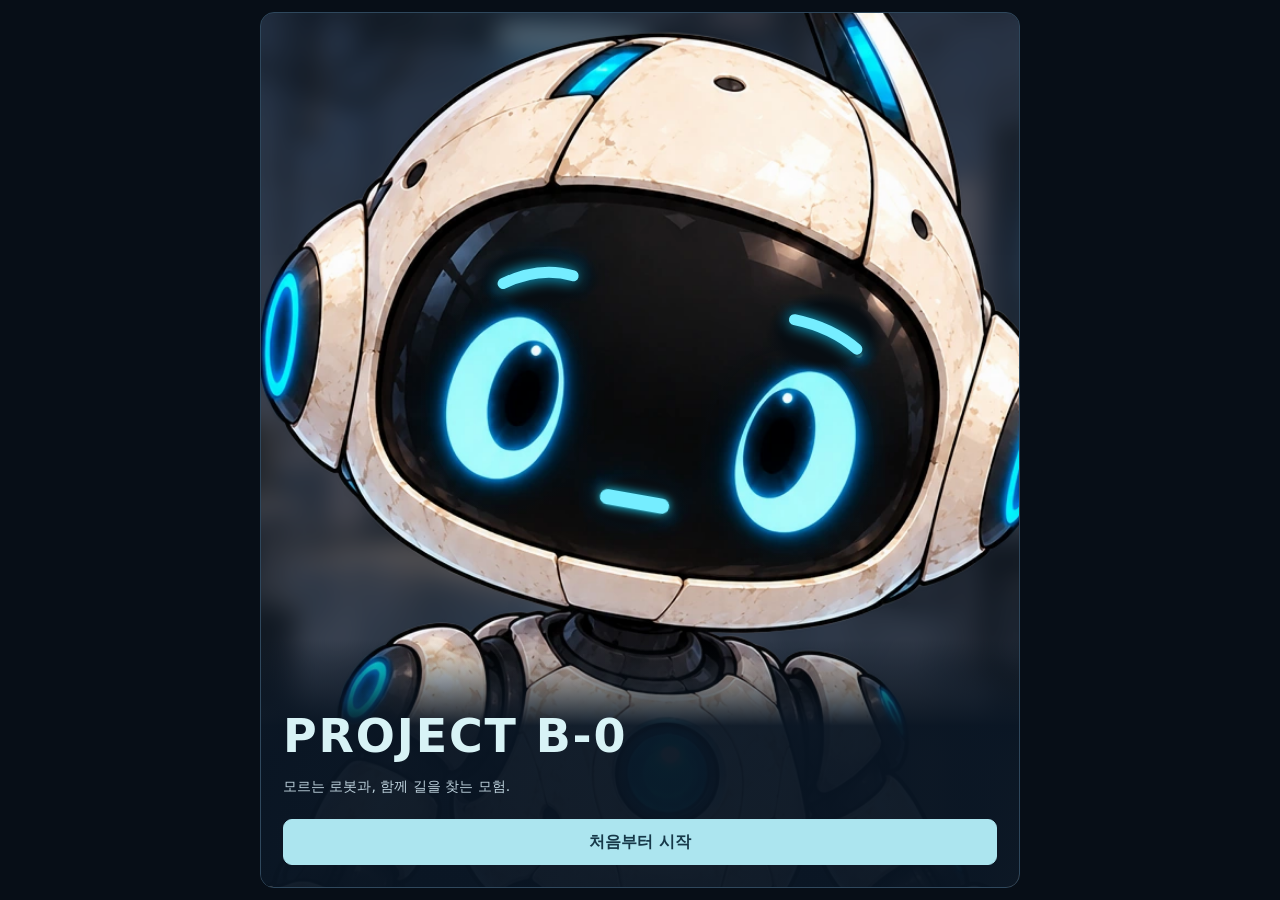
<file: index.html>
<!doctype html>
<html lang="ko">
  <head>
    <meta charset="utf-8">
    <meta name="viewport" content="width=device-width, initial-scale=1, viewport-fit=cover">
    <meta name="theme-color" content="#07111f">
    <meta name="description" content="B-0와 함께 배우고 협력하며 네 차시의 연구소 모험을 처음부터 엔딩까지 이어가는 1인칭 퍼즐 어드벤처">
    <title>PROJECT B-0 — 연구소 탈출</title>
    <link rel="icon" href="./favicon.svg" type="image/svg+xml">
    <link rel="preload" href="./assets/practice-room-v2.png" as="image">
    <link rel="preload" href="./assets/sf-practice-panorama-v1.webp" as="image">
    <link rel="preload" href="./assets/b0-body-v3.webp" as="image">
    <link rel="preload" href="./assets/b0-poses-v2.png" as="image">
    <link rel="preload" href="./assets/devices-v2.png" as="image">
    <link rel="preload" as="image" href="./assets/lab-corridor-v1.webp">
    <link rel="stylesheet" href="./firstperson.css?v=20261025hall4">
    <script defer src="./panorama.js?v=20261026hallviews1"></script>
    <link rel="stylesheet" href="./chapter2.css?v=20261026portrait1">
    <link rel="stylesheet" href="./education-room.css?v=20261102caption2">
    <script defer src="./education-model.js?v=20261102talk1"></script>
    <script defer src="./education-room.js?v=20261103inline-talk1"></script>
    <link rel="stylesheet" href="./object-dialogue.css?v=20261103inline-talk1">
    <script defer src="./robot-settings.js?v=20261103custom-address1"></script>
    <script defer src="./object-dialogue.js?v=20261103inline-talk1"></script>
    <script defer src="./room-dialogue.js?v=20261103instructions1"></script>
    <script defer src="./chapter2-model.js?v=20261027reviewtravel1"></script>
    <script defer src="./chapter2.js?v=20261102talk1"></script>
    <link rel="preload" href="./assets/chapter3-office-wall-v2.webp" as="image">
    <link rel="preload" href="./assets/chapter3-console-v2.webp" as="image">
    <link rel="stylesheet" href="./chapter3.css?v=20261102archive1">
    <link rel="stylesheet" href="./mirror-room.css?v=20261103instructions1">
    <script defer src="./mirror-model.js?v=20261103instructions1"></script>
    <script defer src="./mirror-room.js?v=20261103instructions1"></script>
    <script defer src="./chapter3-model.js?v=20261102talk1"></script>
    <script defer src="./chapter3.js?v=20261102talk1"></script>
    <link rel="stylesheet" href="./reflection-room.css?v=20261103clean1">
    <script defer src="./reflection-model.js?v=20261109card1"></script>
    <script defer src="./reflection-view.js?v=20261103live1"></script>
    <script defer src="./reflection-room.js?v=20261103live1"></script>
    <link rel="stylesheet" href="./optical-boss.css?v=20261103optics1">
    <link rel="preload" href="./assets/b0-walk-back-v1.webp" as="image">
    <link rel="stylesheet" href="./chapter4.css?v=20261026finalqa2">
    <link rel="stylesheet" href="./card-boss.css?v=20261109rules1">
    <script defer src="./card-boss-model.js?v=20261109rules1"></script>
    <script defer src="./card-boss.js?v=20261109rules1"></script>
    <script defer src="./chapter4-model.js?v=20261109arena3"></script>
    <script defer src="./chapter4.js?v=20261109rules1"></script>
    <link rel="stylesheet" href="./room-space.css?v=20261025hall4">
    <script defer src="./room-space.js?v=20261027walk2"></script>
    <link rel="stylesheet" href="./sf-design.css?v=20261025sf2">
    <script defer src="./lab-navigation-model.js?v=20261103optics1"></script>
    <script defer src="./lab-webgl.js?v=20261103optics1"></script>
    <script defer src="./lab-dialogue.js?v=20261103optics1"></script>
    <script defer src="./lab-navigation.js?v=20261103optics1"></script>
    <link rel="stylesheet" href="./lab-navigation.css?v=20261027singleclose1">
    <link rel="stylesheet" href="./ui-common.css?v=20261103custom-address1">
    <script defer src="./ui-common.js?v=20261109rules1"></script>
    <link rel="preload" href="./assets/fonts/neodgm.woff2" as="font" type="font/woff2" crossorigin>
    <link rel="stylesheet" href="./map-status.css?v=20261026map5">
    <script defer src="./map-status.js?v=20261103optics1"></script>
    <link rel="stylesheet" href="./popup-ui.css?v=20261027singleclose1">
    <link rel="stylesheet" href="./corridor-update.css?v=20261102recoil1">
    <link rel="stylesheet" href="./lab-webgl.css?v=20261027doors2">
    <link rel="stylesheet" href="./room-webgl.css?v=20261027doors3">
    <script defer src="./room-webgl.js?v=20261027walk2"></script>
    <script defer src="./room-transition.js?v=20261103central-flow1"></script>
    <script defer src="./firstperson.js?v=20261103optics1"></script>
  </head>
  <body>
    <div id="app">
      <p style="max-width:32rem;margin:20vh auto;padding:1.5rem;color:#e9f7ff;font:1rem/1.6 sans-serif;text-align:center">
        게임을 불러오는 중입니다. 화면이 계속 바뀌지 않으면
        <a href="https://blairmj.github.io/project-b0-chapter1/" style="color:#8ceaff">온라인 게임 페이지</a>를 열어 주세요.
      </p>
    </div>
    <noscript>이 게임을 실행하려면 JavaScript를 켜 주세요.</noscript>
  </body>
</html>
</file>
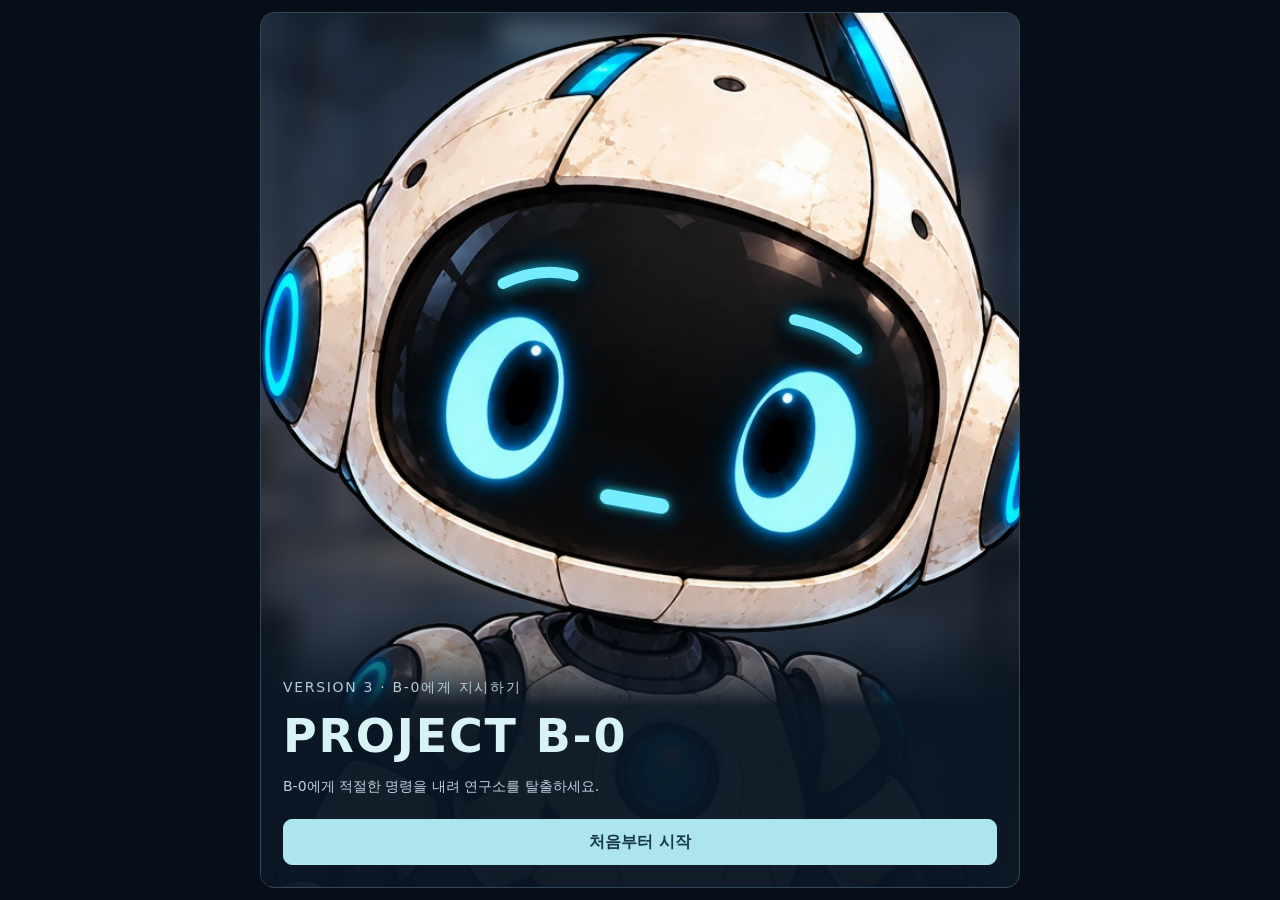
<file: v3/index.html>
<!doctype html>
<html lang="ko">
  <head>
    <meta charset="utf-8">
    <meta name="viewport" content="width=device-width, initial-scale=1, viewport-fit=cover">
    <meta name="theme-color" content="#07111f">
    <meta name="description" content="B-0와 함께 배우고 협력하며 네 차시의 연구소 모험을 처음부터 엔딩까지 이어가는 1인칭 퍼즐 어드벤처">
    <title>PROJECT B-0 v3 — B-0에게 지시하기</title>
    <link rel="icon" href="../favicon.svg" type="image/svg+xml">
    <link rel="preload" href="../assets/practice-room-v2.png" as="image">
    <link rel="preload" href="../assets/sf-practice-panorama-v1.webp" as="image">
    <link rel="preload" href="../assets/b0-body-v3.webp" as="image">
    <link rel="preload" href="../assets/b0-poses-v2.png" as="image">
    <link rel="preload" href="../assets/devices-v2.png" as="image">
    <link rel="preload" as="image" href="../assets/lab-corridor-v1.webp">
    <link rel="stylesheet" href="./firstperson.css?v=20261025hall4">
    <link rel="stylesheet" href="./commands.css?v=1">
    <script defer src="./command-model.js?v=1"></script>
    <script defer src="./commands.js?v=1"></script>
    <script defer src="./panorama.js?v=20261026hallviews1"></script>
    <link rel="stylesheet" href="./chapter2.css?v=20261026portrait1">
    <link rel="stylesheet" href="./education-room.css?v=20261102caption2">
    <script defer src="./education-model.js?v=20261027education1"></script>
    <script defer src="./education-room.js?v=20261102wheel1"></script>
    <script defer src="./room-dialogue.js?v=20261027education1"></script>
    <script defer src="./chapter2-model.js?v=20261027reviewtravel1"></script>
    <script defer src="./chapter2.js?v=20261102wheel1"></script>
    <link rel="preload" href="../assets/chapter3-office-wall-v2.webp" as="image">
    <link rel="preload" href="../assets/chapter3-console-v2.webp" as="image">
    <link rel="stylesheet" href="./chapter3.css?v=20261102archive1">
    <link rel="stylesheet" href="./mirror-room.css?v=20261024mirror3">
    <script defer src="./mirror-model.js?v=20261027roomcontext1"></script>
    <script defer src="./mirror-room.js?v=20261102wheel1"></script>
    <script defer src="./chapter3-model.js?v=20261102archive1"></script>
    <script defer src="./chapter3.js?v=20261102wheel1"></script>
    <link rel="preload" href="../assets/b0-walk-back-v1.webp" as="image">
    <link rel="stylesheet" href="./chapter4.css?v=20261026finalqa2">
    <script defer src="./chapter4-model.js?v=20261027roomcontext1"></script>
    <script defer src="./chapter4.js?v=20261102wheel1"></script>
    <link rel="stylesheet" href="./room-space.css?v=20261025hall4">
    <script defer src="./room-space.js?v=20261027walk2"></script>
    <link rel="stylesheet" href="./sf-design.css?v=20261025sf2">
    <script defer src="./lab-navigation-model.js?v=20261102archive1"></script>
    <script defer src="./lab-webgl.js?v=20261102recoil1"></script>
    <script defer src="./lab-dialogue.js?v=20261027education1"></script>
    <script defer src="./lab-navigation.js?v=20261102recoil1"></script>
    <link rel="stylesheet" href="./lab-navigation.css?v=20261027singleclose1">
    <link rel="stylesheet" href="./ui-common.css?v=20261027reviewtravel1">
    <script defer src="./ui-common.js?v=20261102wheel1"></script>
    <link rel="preload" href="../assets/fonts/neodgm.woff2" as="font" type="font/woff2" crossorigin>
    <link rel="stylesheet" href="./map-status.css?v=20261026map5">
    <script defer src="./map-status.js?v=20261027education1"></script>
    <link rel="stylesheet" href="./popup-ui.css?v=20261027singleclose1">
    <link rel="stylesheet" href="./corridor-update.css?v=20261102recoil1">
    <link rel="stylesheet" href="./lab-webgl.css?v=20261027doors2">
    <link rel="stylesheet" href="./room-webgl.css?v=20261027doors3">
    <script defer src="./room-webgl.js?v=20261027walk2"></script>
    <script defer src="./room-transition.js?v=20261027doors2"></script>
    <script defer src="./firstperson.js?v=20261102archive1"></script>
  </head>
  <body>
    <div id="app">
      <p style="max-width:32rem;margin:20vh auto;padding:1.5rem;color:#e9f7ff;font:1rem/1.6 sans-serif;text-align:center">
        게임을 불러오는 중입니다. 화면이 계속 바뀌지 않으면
        <a href="https://blairmj.github.io/project-b0-chapter1/v3/" style="color:#8ceaff">온라인 게임 페이지</a>를 열어 주세요.
      </p>
    </div>
    <noscript>이 게임을 실행하려면 JavaScript를 켜 주세요.</noscript>
  </body>
</html>
</file>
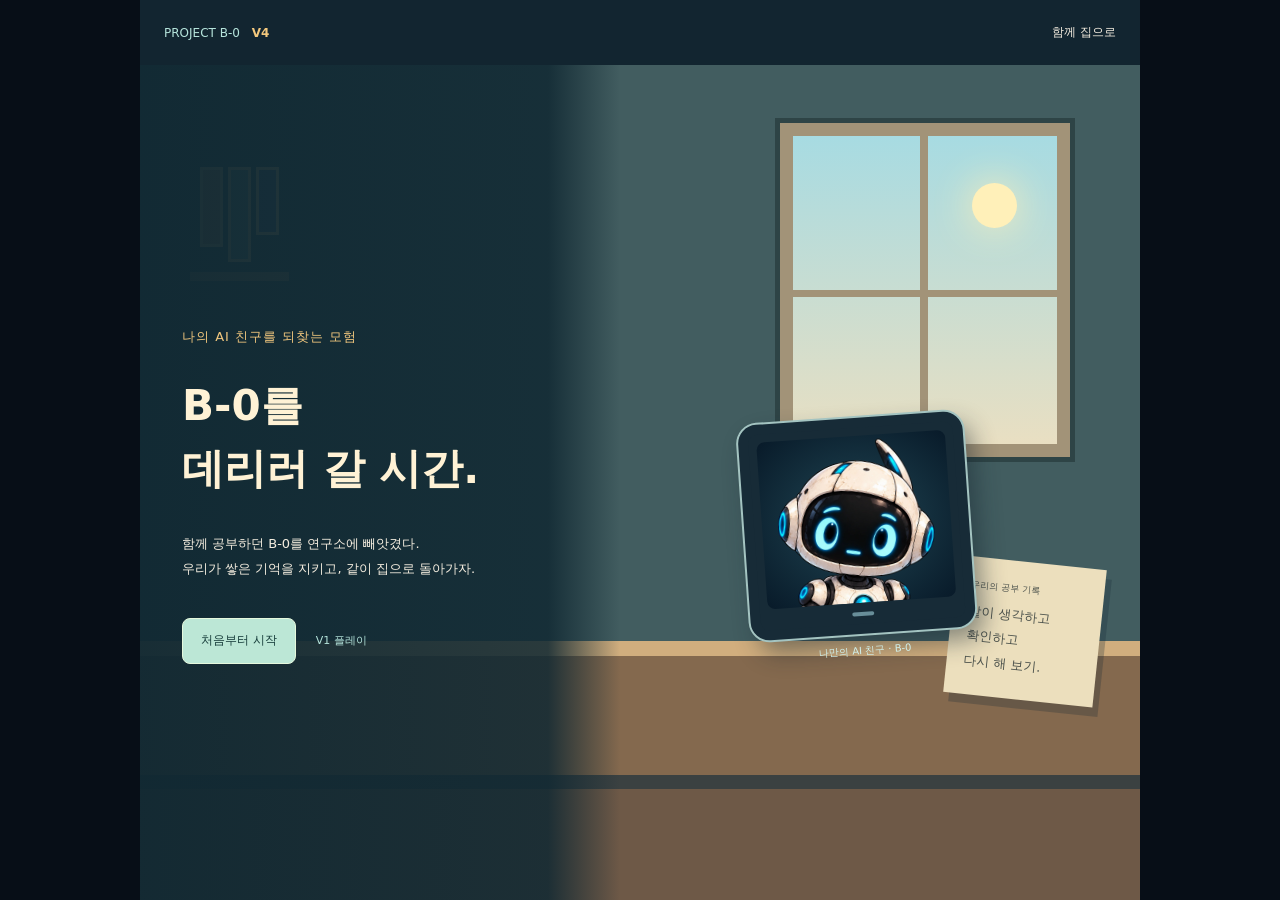
<file: v4/index.html>
<!doctype html>
<html lang="ko">
  <head>
    <meta charset="utf-8">
    <meta name="viewport" content="width=device-width, initial-scale=1, viewport-fit=cover">
    <meta name="theme-color" content="#07111f">
    <meta name="description" content="B-0와 함께 배우고 협력하며 네 차시의 연구소 모험을 처음부터 엔딩까지 이어가는 1인칭 퍼즐 어드벤처">
    <title>PROJECT B-0 V4 — 함께 집으로</title>
    <script defer src="./v4-model.js?v=20261103v4a"></script>
    <script defer src="./v4-story.js?v=20261103v4a"></script>
    <link rel="icon" href="../favicon.svg" type="image/svg+xml">
    <link rel="preload" href="../assets/practice-room-v2.png" as="image">
    <link rel="preload" href="../assets/sf-practice-panorama-v1.webp" as="image">
    <link rel="preload" href="../assets/b0-body-v3.webp" as="image">
    <link rel="preload" href="../assets/b0-poses-v2.png" as="image">
    <link rel="preload" href="../assets/devices-v2.png" as="image">
    <link rel="preload" as="image" href="../assets/lab-corridor-v1.webp">
    <link rel="stylesheet" href="./firstperson.css?v=20261103v4a">
    <script defer src="./panorama.js?v=20261103v4a"></script>
    <link rel="stylesheet" href="./chapter2.css?v=20261103v4a">
    <link rel="stylesheet" href="./education-room.css?v=20261103v4a">
    <script defer src="./education-model.js?v=20261103v4a"></script>
    <script defer src="./education-room.js?v=20261103v4a"></script>
    <link rel="stylesheet" href="./object-dialogue.css?v=20261103v4a">
    <script defer src="./robot-settings.js?v=20261103v4a"></script>
    <script defer src="./object-dialogue.js?v=20261103v4a"></script>
    <script defer src="./room-dialogue.js?v=20261103v4a"></script>
    <script defer src="./chapter2-model.js?v=20261103v4a"></script>
    <script defer src="./chapter2.js?v=20261103v4a"></script>
    <link rel="preload" href="../assets/chapter3-office-wall-v2.webp" as="image">
    <link rel="preload" href="../assets/chapter3-console-v2.webp" as="image">
    <link rel="stylesheet" href="./chapter3.css?v=20261103v4a">
    <link rel="stylesheet" href="./mirror-room.css?v=20261103v4a">
    <script defer src="./mirror-model.js?v=20261103v4a"></script>
    <script defer src="./mirror-room.js?v=20261103v4a"></script>
    <script defer src="./chapter3-model.js?v=20261103v4a"></script>
    <script defer src="./chapter3.js?v=20261103v4a"></script>
    <link rel="stylesheet" href="./reflection-room.css?v=20261103v4a">
    <script defer src="./reflection-model.js?v=20261103v4a"></script>
    <script defer src="./reflection-view.js?v=20261103v4a"></script>
    <script defer src="./reflection-room.js?v=20261103v4a"></script>
    <link rel="stylesheet" href="./optical-boss.css?v=20261103v4a">
    <link rel="preload" href="../assets/b0-walk-back-v1.webp" as="image">
    <link rel="stylesheet" href="./chapter4.css?v=20261103v4a">
    <script defer src="./chapter4-model.js?v=20261103v4a"></script>
    <script defer src="./chapter4.js?v=20261103v4a"></script>
    <link rel="stylesheet" href="./room-space.css?v=20261103v4a">
    <script defer src="./room-space.js?v=20261103v4a"></script>
    <link rel="stylesheet" href="./sf-design.css?v=20261103v4a">
    <script defer src="./lab-navigation-model.js?v=20261103v4a"></script>
    <script defer src="./lab-webgl.js?v=20261103v4a"></script>
    <script defer src="./lab-dialogue.js?v=20261103v4a"></script>
    <script defer src="./lab-navigation.js?v=20261103v4a"></script>
    <link rel="stylesheet" href="./lab-navigation.css?v=20261103v4a">
    <link rel="stylesheet" href="./ui-common.css?v=20261103v4a">
    <script defer src="./ui-common.js?v=20261103v4a"></script>
    <link rel="preload" href="../assets/fonts/neodgm.woff2" as="font" type="font/woff2" crossorigin>
    <link rel="stylesheet" href="./map-status.css?v=20261103v4a">
    <script defer src="./map-status.js?v=20261103v4a"></script>
    <link rel="stylesheet" href="./popup-ui.css?v=20261103v4a">
    <link rel="stylesheet" href="./corridor-update.css?v=20261103v4a">
    <link rel="stylesheet" href="./lab-webgl.css?v=20261103v4a">
    <link rel="stylesheet" href="./room-webgl.css?v=20261103v4a">
    <script defer src="./room-webgl.js?v=20261103v4a"></script>
    <script defer src="./room-transition.js?v=20261103v4a"></script>
    <script defer src="./firstperson.js?v=20261103v4a"></script>
    <link rel="stylesheet" href="./v4.css?v=20261103v4a">
  </head>
  <body class="v4-build">
    <div id="app">
      <p style="max-width:32rem;margin:20vh auto;padding:1.5rem;color:#e9f7ff;font:1rem/1.6 sans-serif;text-align:center">
        게임을 불러오는 중입니다. 화면이 계속 바뀌지 않으면
        <a href="https://blairmj.github.io/project-b0-v4-chapter1/" style="color:#8ceaff">온라인 게임 페이지</a>를 열어 주세요.
      </p>
    </div>
    <noscript>이 게임을 실행하려면 JavaScript를 켜 주세요.</noscript>
  </body>
</html>
</file>
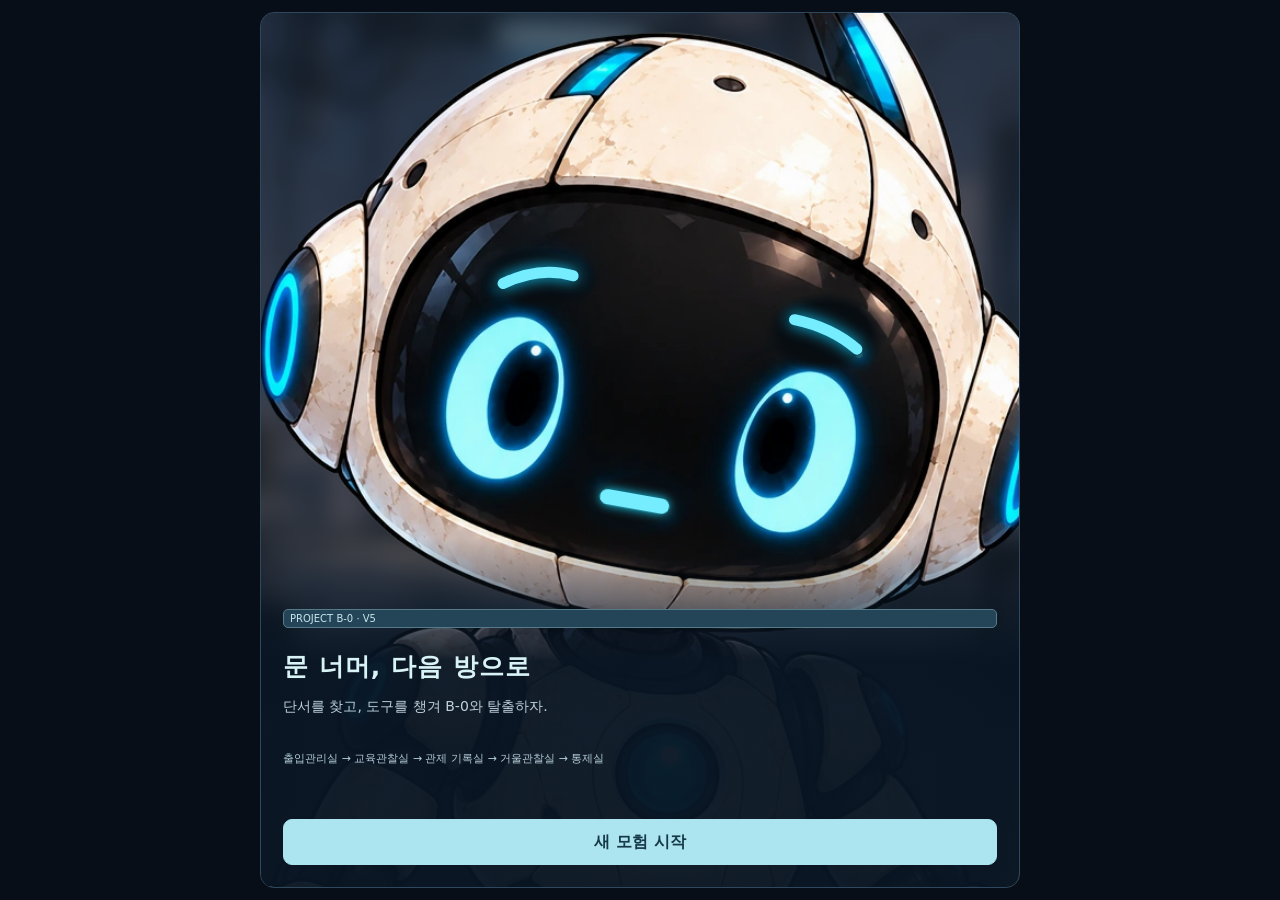
<file: v5/index.html>
<!doctype html>
<html lang="ko">
  <head>
    <meta charset="utf-8">
    <meta name="viewport" content="width=device-width, initial-scale=1, viewport-fit=cover">
    <meta name="theme-color" content="#07111f">
    <meta name="description" content="B-0와 함께 배우고 협력하며 방에서 다음 방으로 이어지는 탐색과 슈팅 보스전">
    <title>PROJECT B-0 V5 — 문 너머, 다음 방으로</title>
    <link rel="icon" href="../favicon.svg" type="image/svg+xml">
    <link rel="preload" href="../assets/practice-room-v2.png" as="image">
    <link rel="preload" href="../assets/sf-practice-panorama-v1.webp" as="image">
    <link rel="preload" href="../assets/b0-body-v3.webp" as="image">
    <link rel="preload" href="../assets/b0-poses-v2.png" as="image">
    <link rel="preload" href="../assets/devices-v2.png" as="image">
    <link rel="preload" as="image" href="../assets/lab-corridor-v1.webp">
    <link rel="stylesheet" href="./firstperson.css?v=20261109v5a">
    <script defer src="./panorama.js?v=20261109v5a"></script>
    <link rel="stylesheet" href="./chapter2.css?v=20261109v5a">
    <link rel="stylesheet" href="./education-room.css?v=20261114v5b">
    <script defer src="./education-model.js?v=20261109v5a"></script>
    <script defer src="./education-room.js?v=20261114route2"></script>
    <link rel="stylesheet" href="./object-dialogue.css?v=20261109v5a">
    <script defer src="./robot-settings.js?v=20261109v5a"></script>
    <script defer src="./object-dialogue.js?v=20261114route2"></script>
    <script defer src="./room-dialogue.js?v=20261114route2"></script>
    <script defer src="./chapter2-model.js?v=20261109v5a"></script>
    <script defer src="./chapter2.js?v=20261109v5a"></script>
    <link rel="preload" href="../assets/chapter3-office-wall-v2.webp" as="image">
    <link rel="preload" href="../assets/chapter3-console-v2.webp" as="image">
    <link rel="stylesheet" href="./chapter3.css?v=20261109v5a">
    <link rel="stylesheet" href="./mirror-room.css?v=20261109v5a">
    <script defer src="./mirror-model.js?v=20261109v5a"></script>
    <script defer src="./mirror-room.js?v=20261109v5a"></script>
    <script defer src="./chapter3-model.js?v=20261114route2"></script>
    <script defer src="./chapter3.js?v=20261114route2"></script>
    <link rel="stylesheet" href="./reflection-room.css?v=20261109v5a">
    <script defer src="./reflection-model.js?v=20261109v5a"></script>
    <script defer src="./reflection-view.js?v=20261109v5a"></script>
    <script defer src="./reflection-room.js?v=20261114route2"></script>
    <link rel="stylesheet" href="./optical-boss.css?v=20261109v5a">
    <link rel="preload" href="../assets/b0-walk-back-v1.webp" as="image">
    <link rel="stylesheet" href="./chapter4.css?v=20261109v5a">
    <link rel="stylesheet" href="./card-boss.css?v=20261109v5a">
    <script defer src="./card-boss-model.js?v=20261109v5a"></script>
    <script defer src="./card-boss.js?v=20261109v5a"></script>
    <script defer src="./chapter4-model.js?v=20261109v5a"></script>
    <script defer src="./chapter4.js?v=20261114close1"></script>
    <link rel="stylesheet" href="./room-space.css?v=20261109v5a">
    <script defer src="./room-space.js?v=20261109v5a"></script>
    <link rel="stylesheet" href="./sf-design.css?v=20261109v5a">
    <script defer src="./lab-navigation-model.js?v=20261109v5a"></script>
    <script defer src="./lab-webgl.js?v=20261109v5a"></script>
    <script defer src="./lab-dialogue.js?v=20261109v5a"></script>
    <script defer src="./lab-navigation.js?v=20261109v5a"></script>
    <link rel="stylesheet" href="./lab-navigation.css?v=20261109v5a">
    <link rel="stylesheet" href="./ui-common.css?v=20261109v5a">
    <script defer src="./ui-common.js?v=20261114route2"></script>
    <link rel="preload" href="../assets/fonts/neodgm.woff2" as="font" type="font/woff2" crossorigin>
    <link rel="stylesheet" href="./map-status.css?v=20261109v5a">
    <script defer src="./map-status.js?v=20261109v5a"></script>
    <link rel="stylesheet" href="./popup-ui.css?v=20261109v5a">
    <link rel="stylesheet" href="./corridor-update.css?v=20261109v5a">
    <link rel="stylesheet" href="./lab-webgl.css?v=20261109v5a">
    <link rel="stylesheet" href="./room-webgl.css?v=20261109v5a">
    <script defer src="./room-webgl.js?v=20261109v5a"></script>
    <script defer src="./room-transition.js?v=20261109v5a"></script>
    <script defer src="./access-logic.js?v=20261114route2"></script>
    <script defer src="./v5-test-mode.js?v=20261114route2"></script>
    <script defer src="./firstperson.js?v=20261114route2"></script>
      <script defer src="./v5-route-model.js?v=20261114route2"></script>
    <script defer src="./v5-stairs.js?v=20261109v5a"></script>
    <script defer src="./v5-campaign.js?v=20261114route2"></script>
    <link rel="stylesheet" href="./v5.css?v=20261114route2">
  </head>
  <body>
    <div id="app">
      <p style="max-width:32rem;margin:20vh auto;padding:1.5rem;color:#e9f7ff;font:1rem/1.6 sans-serif;text-align:center">
        게임을 불러오는 중입니다. 화면이 계속 바뀌지 않으면
        <a href="https://blairmj.github.io/project-b0-chapter1/v5/" style="color:#8ceaff">온라인 게임 페이지</a>를 열어 주세요.
      </p>
    </div>
    <noscript>이 게임을 실행하려면 JavaScript를 켜 주세요.</noscript>
  </body>
</html>
</file>
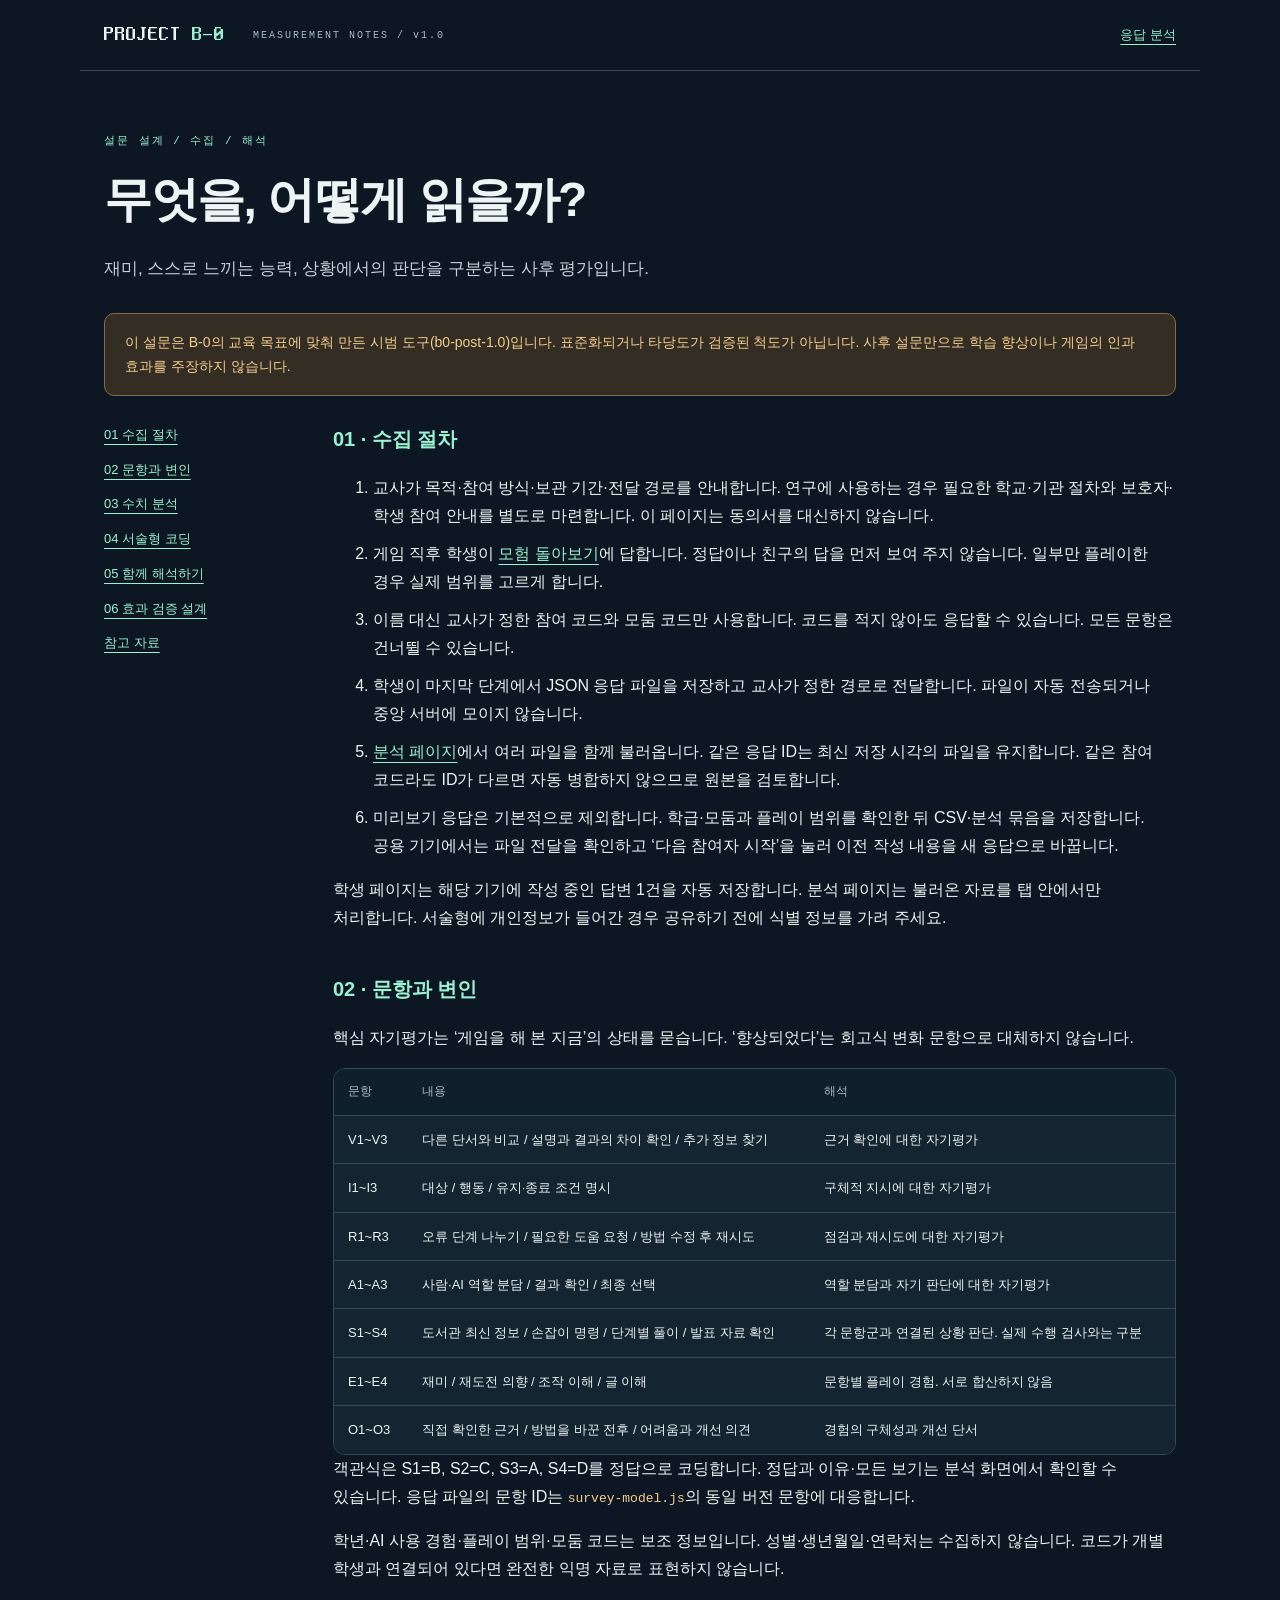
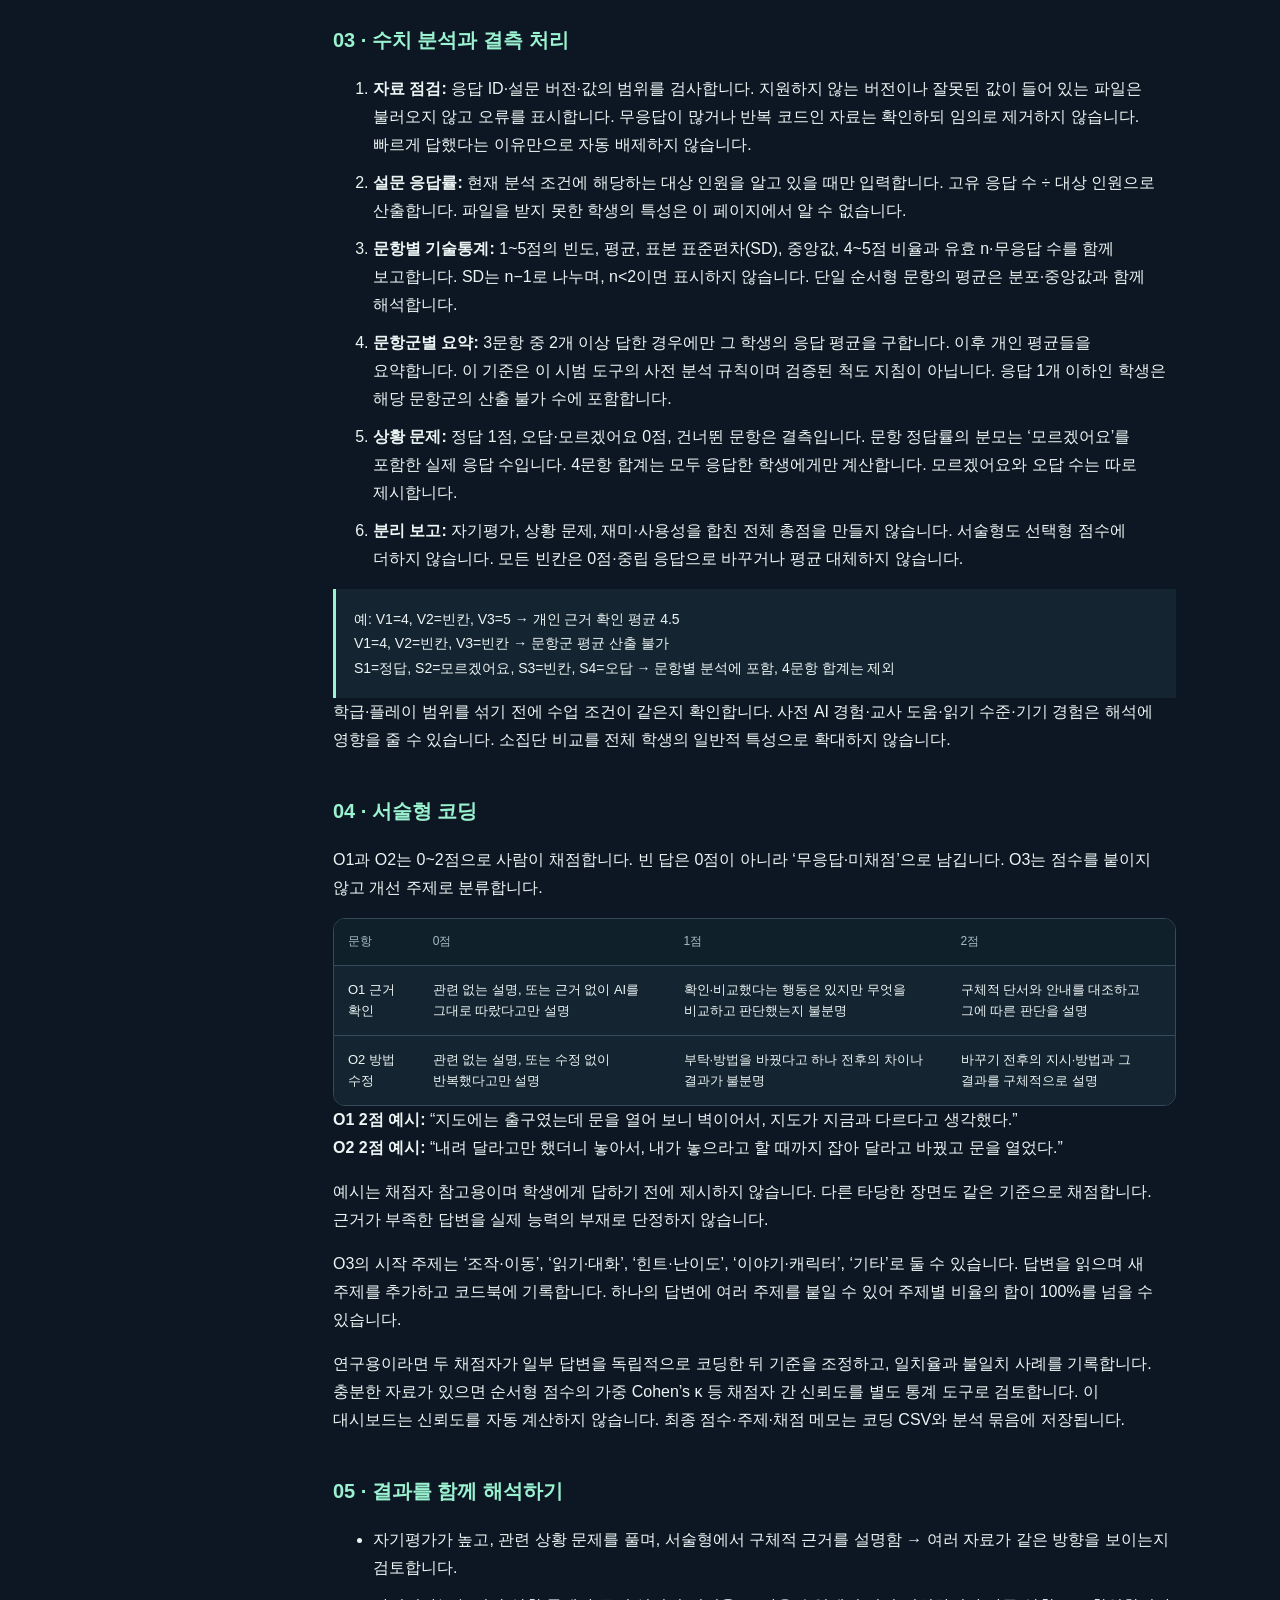
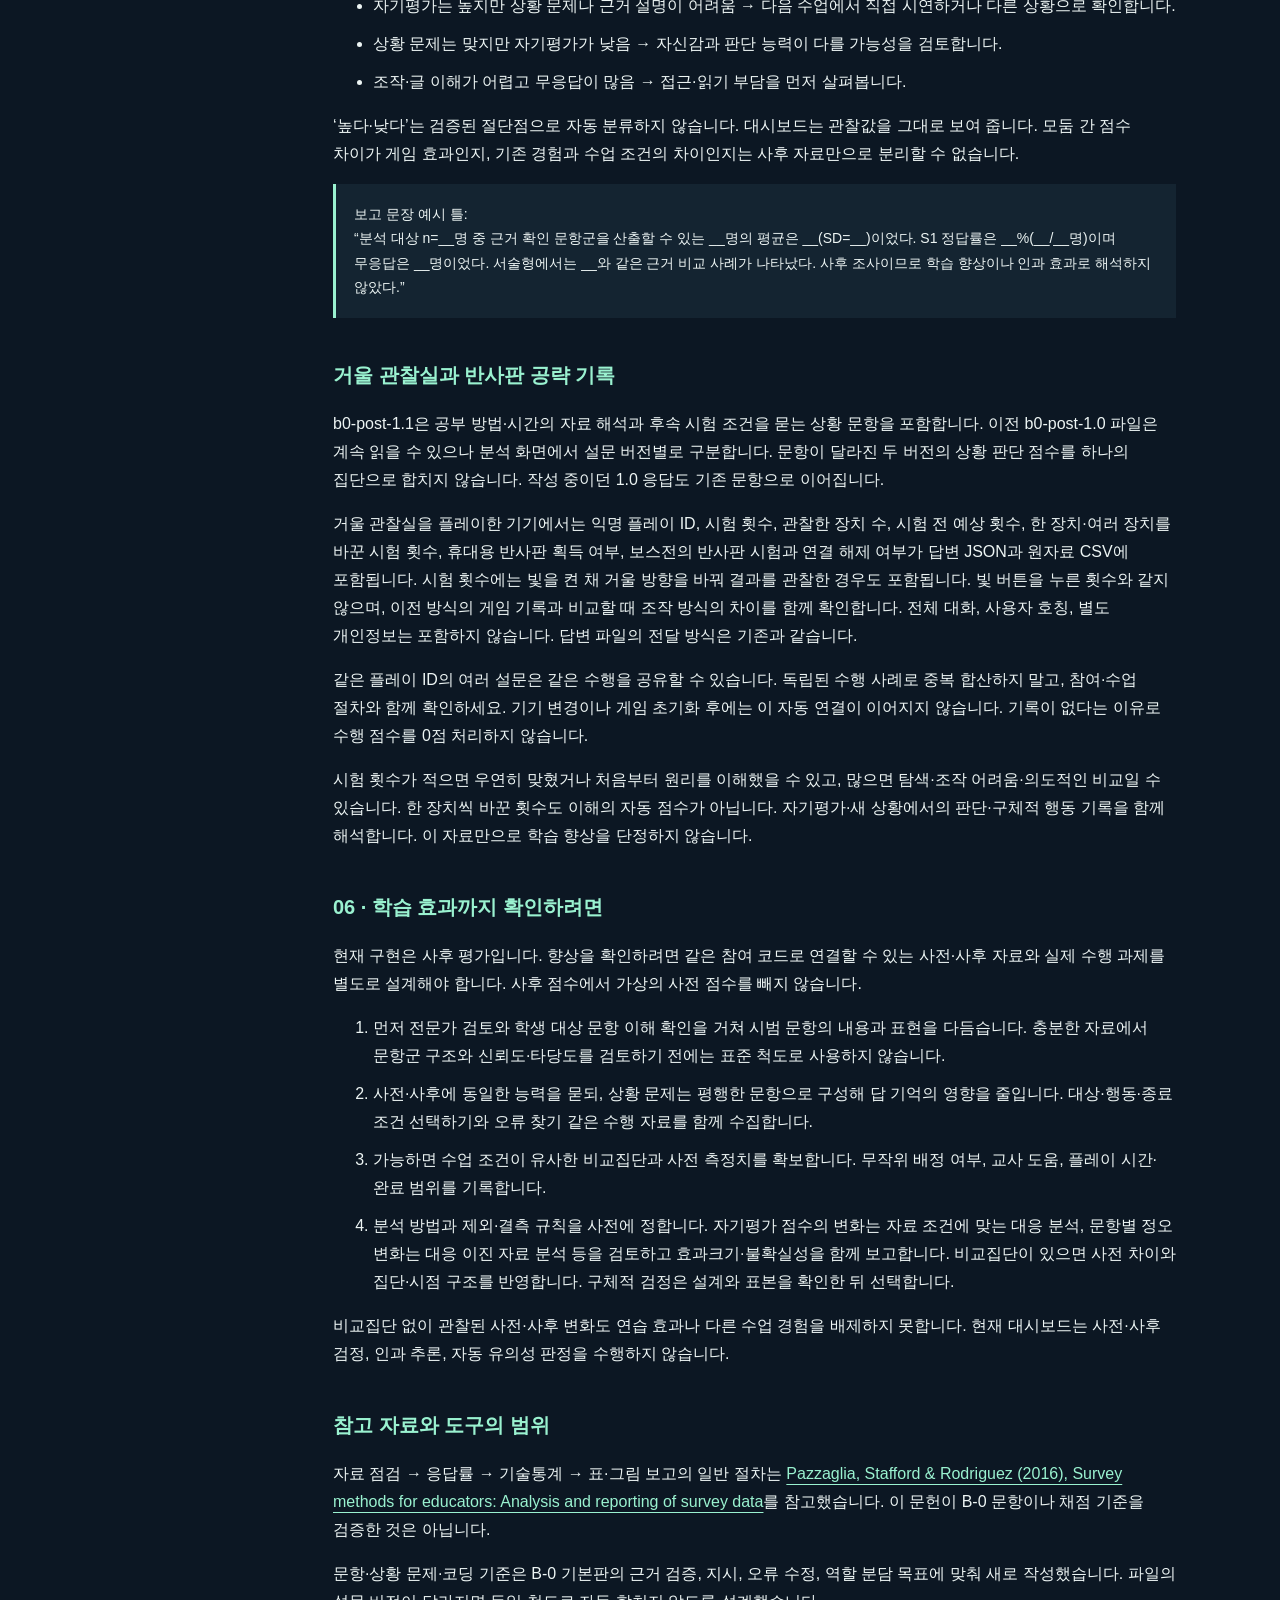
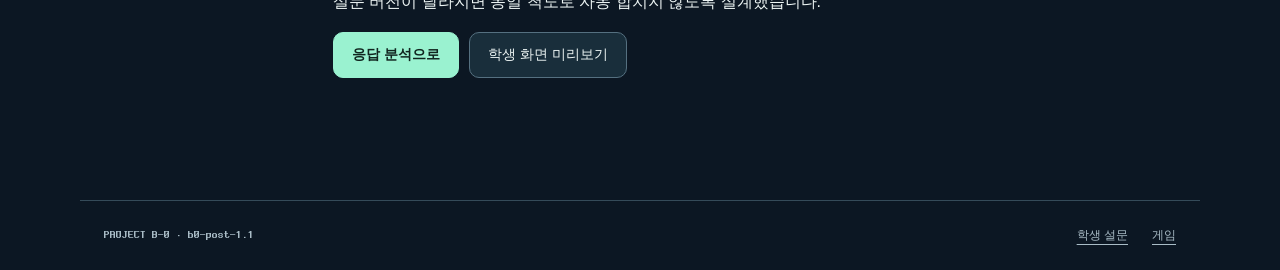
<file: analysis-methods.html>
<!doctype html>
<html lang="ko">
<head>
  <meta charset="utf-8"><meta name="viewport" content="width=device-width,initial-scale=1">
  <meta name="theme-color" content="#0c1723"><title>B-0 · 설문 설계와 분석 방법</title>
  <link rel="icon" href="./favicon.svg" type="image/svg+xml"><link rel="stylesheet" href="./survey.css?v=20261103survey1">
</head>
<body>
  <header class="site-header"><a class="brand" href="./">PROJECT <b>B-0</b></a><span>MEASUREMENT NOTES / v1.0</span><a href="./analysis.html">응답 분석</a></header>
  <main class="wide-shell">
    <p class="eyebrow">설문 설계 / 수집 / 해석</p><h1>무엇을, 어떻게 읽을까?</h1><p class="lead">재미, 스스로 느끼는 능력, 상황에서의 판단을 구분하는 사후 평가입니다.</p>
    <div class="notice">이 설문은 B-0의 교육 목표에 맞춰 만든 시범 도구(b0-post-1.0)입니다. 표준화되거나 타당도가 검증된 척도가 아닙니다. 사후 설문만으로 학습 향상이나 게임의 인과 효과를 주장하지 않습니다.</div>
    <div class="method-layout"><nav class="method-nav" aria-label="분석 안내 목차"><a href="#collect">01 수집 절차</a><a href="#questions">02 문항과 변인</a><a href="#quantitative">03 수치 분석</a><a href="#qualitative">04 서술형 코딩</a><a href="#interpret">05 함께 해석하기</a><a href="#research">06 효과 검증 설계</a><a href="#reference">참고 자료</a></nav><div class="method-content">
      <section id="collect"><h2>01 · 수집 절차</h2><ol><li>교사가 목적·참여 방식·보관 기간·전달 경로를 안내합니다. 연구에 사용하는 경우 필요한 학교·기관 절차와 보호자·학생 참여 안내를 별도로 마련합니다. 이 페이지는 동의서를 대신하지 않습니다.</li><li>게임 직후 학생이 <a href="./survey.html">모험 돌아보기</a>에 답합니다. 정답이나 친구의 답을 먼저 보여 주지 않습니다. 일부만 플레이한 경우 실제 범위를 고르게 합니다.</li><li>이름 대신 교사가 정한 참여 코드와 모둠 코드만 사용합니다. 코드를 적지 않아도 응답할 수 있습니다. 모든 문항은 건너뛸 수 있습니다.</li><li>학생이 마지막 단계에서 JSON 응답 파일을 저장하고 교사가 정한 경로로 전달합니다. 파일이 자동 전송되거나 중앙 서버에 모이지 않습니다.</li><li><a href="./analysis.html">분석 페이지</a>에서 여러 파일을 함께 불러옵니다. 같은 응답 ID는 최신 저장 시각의 파일을 유지합니다. 같은 참여 코드라도 ID가 다르면 자동 병합하지 않으므로 원본을 검토합니다.</li><li>미리보기 응답은 기본적으로 제외합니다. 학급·모둠과 플레이 범위를 확인한 뒤 CSV·분석 묶음을 저장합니다. 공용 기기에서는 파일 전달을 확인하고 ‘다음 참여자 시작’을 눌러 이전 작성 내용을 새 응답으로 바꿉니다.</li></ol><p>학생 페이지는 해당 기기에 작성 중인 답변 1건을 자동 저장합니다. 분석 페이지는 불러온 자료를 탭 안에서만 처리합니다. 서술형에 개인정보가 들어간 경우 공유하기 전에 식별 정보를 가려 주세요.</p></section>
      <section id="questions"><h2>02 · 문항과 변인</h2><p>핵심 자기평가는 ‘게임을 해 본 지금’의 상태를 묻습니다. ‘향상되었다’는 회고식 변화 문항으로 대체하지 않습니다.</p><div class="table-scroll"><table><thead><tr><th>문항</th><th>내용</th><th>해석</th></tr></thead><tbody><tr><td>V1~V3</td><td>다른 단서와 비교 / 설명과 결과의 차이 확인 / 추가 정보 찾기</td><td>근거 확인에 대한 자기평가</td></tr><tr><td>I1~I3</td><td>대상 / 행동 / 유지·종료 조건 명시</td><td>구체적 지시에 대한 자기평가</td></tr><tr><td>R1~R3</td><td>오류 단계 나누기 / 필요한 도움 요청 / 방법 수정 후 재시도</td><td>점검과 재시도에 대한 자기평가</td></tr><tr><td>A1~A3</td><td>사람·AI 역할 분담 / 결과 확인 / 최종 선택</td><td>역할 분담과 자기 판단에 대한 자기평가</td></tr><tr><td>S1~S4</td><td>도서관 최신 정보 / 손잡이 명령 / 단계별 풀이 / 발표 자료 확인</td><td>각 문항군과 연결된 상황 판단. 실제 수행 검사와는 구분</td></tr><tr><td>E1~E4</td><td>재미 / 재도전 의향 / 조작 이해 / 글 이해</td><td>문항별 플레이 경험. 서로 합산하지 않음</td></tr><tr><td>O1~O3</td><td>직접 확인한 근거 / 방법을 바꾼 전후 / 어려움과 개선 의견</td><td>경험의 구체성과 개선 단서</td></tr></tbody></table></div><p>객관식은 S1=B, S2=C, S3=A, S4=D를 정답으로 코딩합니다. 정답과 이유·모든 보기는 분석 화면에서 확인할 수 있습니다. 응답 파일의 문항 ID는 <code>survey-model.js</code>의 동일 버전 문항에 대응합니다.</p><p>학년·AI 사용 경험·플레이 범위·모둠 코드는 보조 정보입니다. 성별·생년월일·연락처는 수집하지 않습니다. 코드가 개별 학생과 연결되어 있다면 완전한 익명 자료로 표현하지 않습니다.</p></section>
      <section id="quantitative"><h2>03 · 수치 분석과 결측 처리</h2><ol><li><strong>자료 점검:</strong> 응답 ID·설문 버전·값의 범위를 검사합니다. 지원하지 않는 버전이나 잘못된 값이 들어 있는 파일은 불러오지 않고 오류를 표시합니다. 무응답이 많거나 반복 코드인 자료는 확인하되 임의로 제거하지 않습니다. 빠르게 답했다는 이유만으로 자동 배제하지 않습니다.</li><li><strong>설문 응답률:</strong> 현재 분석 조건에 해당하는 대상 인원을 알고 있을 때만 입력합니다. 고유 응답 수 ÷ 대상 인원으로 산출합니다. 파일을 받지 못한 학생의 특성은 이 페이지에서 알 수 없습니다.</li><li><strong>문항별 기술통계:</strong> 1~5점의 빈도, 평균, 표본 표준편차(SD), 중앙값, 4~5점 비율과 유효 n·무응답 수를 함께 보고합니다. SD는 n−1로 나누며, n&lt;2이면 표시하지 않습니다. 단일 순서형 문항의 평균은 분포·중앙값과 함께 해석합니다.</li><li><strong>문항군별 요약:</strong> 3문항 중 2개 이상 답한 경우에만 그 학생의 응답 평균을 구합니다. 이후 개인 평균들을 요약합니다. 이 기준은 이 시범 도구의 사전 분석 규칙이며 검증된 척도 지침이 아닙니다. 응답 1개 이하인 학생은 해당 문항군의 산출 불가 수에 포함합니다.</li><li><strong>상황 문제:</strong> 정답 1점, 오답·모르겠어요 0점, 건너뛴 문항은 결측입니다. 문항 정답률의 분모는 ‘모르겠어요’를 포함한 실제 응답 수입니다. 4문항 합계는 모두 응답한 학생에게만 계산합니다. 모르겠어요와 오답 수는 따로 제시합니다.</li><li><strong>분리 보고:</strong> 자기평가, 상황 문제, 재미·사용성을 합친 전체 총점을 만들지 않습니다. 서술형도 선택형 점수에 더하지 않습니다. 모든 빈칸은 0점·중립 응답으로 바꾸거나 평균 대체하지 않습니다.</li></ol><div class="formula">예: V1=4, V2=빈칸, V3=5 → 개인 근거 확인 평균 4.5<br>V1=4, V2=빈칸, V3=빈칸 → 문항군 평균 산출 불가<br>S1=정답, S2=모르겠어요, S3=빈칸, S4=오답 → 문항별 분석에 포함, 4문항 합계는 제외</div><p>학급·플레이 범위를 섞기 전에 수업 조건이 같은지 확인합니다. 사전 AI 경험·교사 도움·읽기 수준·기기 경험은 해석에 영향을 줄 수 있습니다. 소집단 비교를 전체 학생의 일반적 특성으로 확대하지 않습니다.</p></section>
      <section id="qualitative"><h2>04 · 서술형 코딩</h2><p>O1과 O2는 0~2점으로 사람이 채점합니다. 빈 답은 0점이 아니라 ‘무응답·미채점’으로 남깁니다. O3는 점수를 붙이지 않고 개선 주제로 분류합니다.</p><div class="table-scroll"><table><thead><tr><th>문항</th><th>0점</th><th>1점</th><th>2점</th></tr></thead><tbody><tr><td>O1 근거 확인</td><td>관련 없는 설명, 또는 근거 없이 AI를 그대로 따랐다고만 설명</td><td>확인·비교했다는 행동은 있지만 무엇을 비교하고 판단했는지 불분명</td><td>구체적 단서와 안내를 대조하고 그에 따른 판단을 설명</td></tr><tr><td>O2 방법 수정</td><td>관련 없는 설명, 또는 수정 없이 반복했다고만 설명</td><td>부탁·방법을 바꿨다고 하나 전후의 차이나 결과가 불분명</td><td>바꾸기 전후의 지시·방법과 그 결과를 구체적으로 설명</td></tr></tbody></table></div><p><strong>O1 2점 예시:</strong> “지도에는 출구였는데 문을 열어 보니 벽이어서, 지도가 지금과 다르다고 생각했다.”<br><strong>O2 2점 예시:</strong> “내려 달라고만 했더니 놓아서, 내가 놓으라고 할 때까지 잡아 달라고 바꿨고 문을 열었다.”</p><p>예시는 채점자 참고용이며 학생에게 답하기 전에 제시하지 않습니다. 다른 타당한 장면도 같은 기준으로 채점합니다. 근거가 부족한 답변을 실제 능력의 부재로 단정하지 않습니다.</p><p>O3의 시작 주제는 ‘조작·이동’, ‘읽기·대화’, ‘힌트·난이도’, ‘이야기·캐릭터’, ‘기타’로 둘 수 있습니다. 답변을 읽으며 새 주제를 추가하고 코드북에 기록합니다. 하나의 답변에 여러 주제를 붙일 수 있어 주제별 비율의 합이 100%를 넘을 수 있습니다.</p><p>연구용이라면 두 채점자가 일부 답변을 독립적으로 코딩한 뒤 기준을 조정하고, 일치율과 불일치 사례를 기록합니다. 충분한 자료가 있으면 순서형 점수의 가중 Cohen’s κ 등 채점자 간 신뢰도를 별도 통계 도구로 검토합니다. 이 대시보드는 신뢰도를 자동 계산하지 않습니다. 최종 점수·주제·채점 메모는 코딩 CSV와 분석 묶음에 저장됩니다.</p></section>
      <section id="interpret"><h2>05 · 결과를 함께 해석하기</h2><ul><li>자기평가가 높고, 관련 상황 문제를 풀며, 서술형에서 구체적 근거를 설명함 → 여러 자료가 같은 방향을 보이는지 검토합니다.</li><li>자기평가는 높지만 상황 문제나 근거 설명이 어려움 → 다음 수업에서 직접 시연하거나 다른 상황으로 확인합니다.</li><li>상황 문제는 맞지만 자기평가가 낮음 → 자신감과 판단 능력이 다를 가능성을 검토합니다.</li><li>조작·글 이해가 어렵고 무응답이 많음 → 접근·읽기 부담을 먼저 살펴봅니다.</li></ul><p>‘높다·낮다’는 검증된 절단점으로 자동 분류하지 않습니다. 대시보드는 관찰값을 그대로 보여 줍니다. 모둠 간 점수 차이가 게임 효과인지, 기존 경험과 수업 조건의 차이인지는 사후 자료만으로 분리할 수 없습니다.</p><div class="formula">보고 문장 예시 틀:<br>“분석 대상 n=__명 중 근거 확인 문항군을 산출할 수 있는 __명의 평균은 __(SD=__)이었다. S1 정답률은 __%(__/__명)이며 무응답은 __명이었다. 서술형에서는 __와 같은 근거 비교 사례가 나타났다. 사후 조사이므로 학습 향상이나 인과 효과로 해석하지 않았다.”</div></section>
      <section id="optics"><h2>거울 관찰실과 반사판 공략 기록</h2><p>b0-post-1.1은 공부 방법·시간의 자료 해석과 후속 시험 조건을 묻는 상황 문항을 포함합니다. 이전 b0-post-1.0 파일은 계속 읽을 수 있으나 분석 화면에서 설문 버전별로 구분합니다. 문항이 달라진 두 버전의 상황 판단 점수를 하나의 집단으로 합치지 않습니다. 작성 중이던 1.0 응답도 기존 문항으로 이어집니다.</p><p>거울 관찰실을 플레이한 기기에서는 익명 플레이 ID, 시험 횟수, 관찰한 장치 수, 시험 전 예상 횟수, 한 장치·여러 장치를 바꾼 시험 횟수, 휴대용 반사판 획득 여부, 보스전의 반사판 시험과 연결 해제 여부가 답변 JSON과 원자료 CSV에 포함됩니다. 시험 횟수에는 빛을 켠 채 거울 방향을 바꿔 결과를 관찰한 경우도 포함됩니다. 빛 버튼을 누른 횟수와 같지 않으며, 이전 방식의 게임 기록과 비교할 때 조작 방식의 차이를 함께 확인합니다. 전체 대화, 사용자 호칭, 별도 개인정보는 포함하지 않습니다. 답변 파일의 전달 방식은 기존과 같습니다.</p><p>같은 플레이 ID의 여러 설문은 같은 수행을 공유할 수 있습니다. 독립된 수행 사례로 중복 합산하지 말고, 참여·수업 절차와 함께 확인하세요. 기기 변경이나 게임 초기화 후에는 이 자동 연결이 이어지지 않습니다. 기록이 없다는 이유로 수행 점수를 0점 처리하지 않습니다.</p><p>시험 횟수가 적으면 우연히 맞혔거나 처음부터 원리를 이해했을 수 있고, 많으면 탐색·조작 어려움·의도적인 비교일 수 있습니다. 한 장치씩 바꾼 횟수도 이해의 자동 점수가 아닙니다. 자기평가·새 상황에서의 판단·구체적 행동 기록을 함께 해석합니다. 이 자료만으로 학습 향상을 단정하지 않습니다.</p></section><section id="research"><h2>06 · 학습 효과까지 확인하려면</h2><p>현재 구현은 사후 평가입니다. 향상을 확인하려면 같은 참여 코드로 연결할 수 있는 사전·사후 자료와 실제 수행 과제를 별도로 설계해야 합니다. 사후 점수에서 가상의 사전 점수를 빼지 않습니다.</p><ol><li>먼저 전문가 검토와 학생 대상 문항 이해 확인을 거쳐 시범 문항의 내용과 표현을 다듬습니다. 충분한 자료에서 문항군 구조와 신뢰도·타당도를 검토하기 전에는 표준 척도로 사용하지 않습니다.</li><li>사전·사후에 동일한 능력을 묻되, 상황 문제는 평행한 문항으로 구성해 답 기억의 영향을 줄입니다. 대상·행동·종료 조건 선택하기와 오류 찾기 같은 수행 자료를 함께 수집합니다.</li><li>가능하면 수업 조건이 유사한 비교집단과 사전 측정치를 확보합니다. 무작위 배정 여부, 교사 도움, 플레이 시간·완료 범위를 기록합니다.</li><li>분석 방법과 제외·결측 규칙을 사전에 정합니다. 자기평가 점수의 변화는 자료 조건에 맞는 대응 분석, 문항별 정오 변화는 대응 이진 자료 분석 등을 검토하고 효과크기·불확실성을 함께 보고합니다. 비교집단이 있으면 사전 차이와 집단·시점 구조를 반영합니다. 구체적 검정은 설계와 표본을 확인한 뒤 선택합니다.</li></ol><p>비교집단 없이 관찰된 사전·사후 변화도 연습 효과나 다른 수업 경험을 배제하지 못합니다. 현재 대시보드는 사전·사후 검정, 인과 추론, 자동 유의성 판정을 수행하지 않습니다.</p></section>
      <section id="reference"><h2>참고 자료와 도구의 범위</h2><p>자료 점검 → 응답률 → 기술통계 → 표·그림 보고의 일반 절차는 <a href="https://ies.ed.gov/rel-central/2025/01/survey-methods-educators-analysis-and-reporting-survey-data" target="_blank" rel="noopener">Pazzaglia, Stafford &amp; Rodriguez (2016), Survey methods for educators: Analysis and reporting of survey data</a>를 참고했습니다. 이 문헌이 B-0 문항이나 채점 기준을 검증한 것은 아닙니다.</p><p>문항·상황 문제·코딩 기준은 B-0 기본판의 근거 검증, 지시, 오류 수정, 역할 분담 목표에 맞춰 새로 작성했습니다. 파일의 설문 버전이 달라지면 동일 척도로 자동 합치지 않도록 설계했습니다.</p><div class="actions"><a class="button primary" href="./analysis.html">응답 분석으로</a><a class="button" href="./survey.html?mode=preview">학생 화면 미리보기</a></div></section>
    </div></div>
  </main><footer class="site-footer"><span>PROJECT B-0 · b0-post-1.1</span><a href="./survey.html">학생 설문</a><a href="./">게임</a></footer>
</body>
</html>
</file>
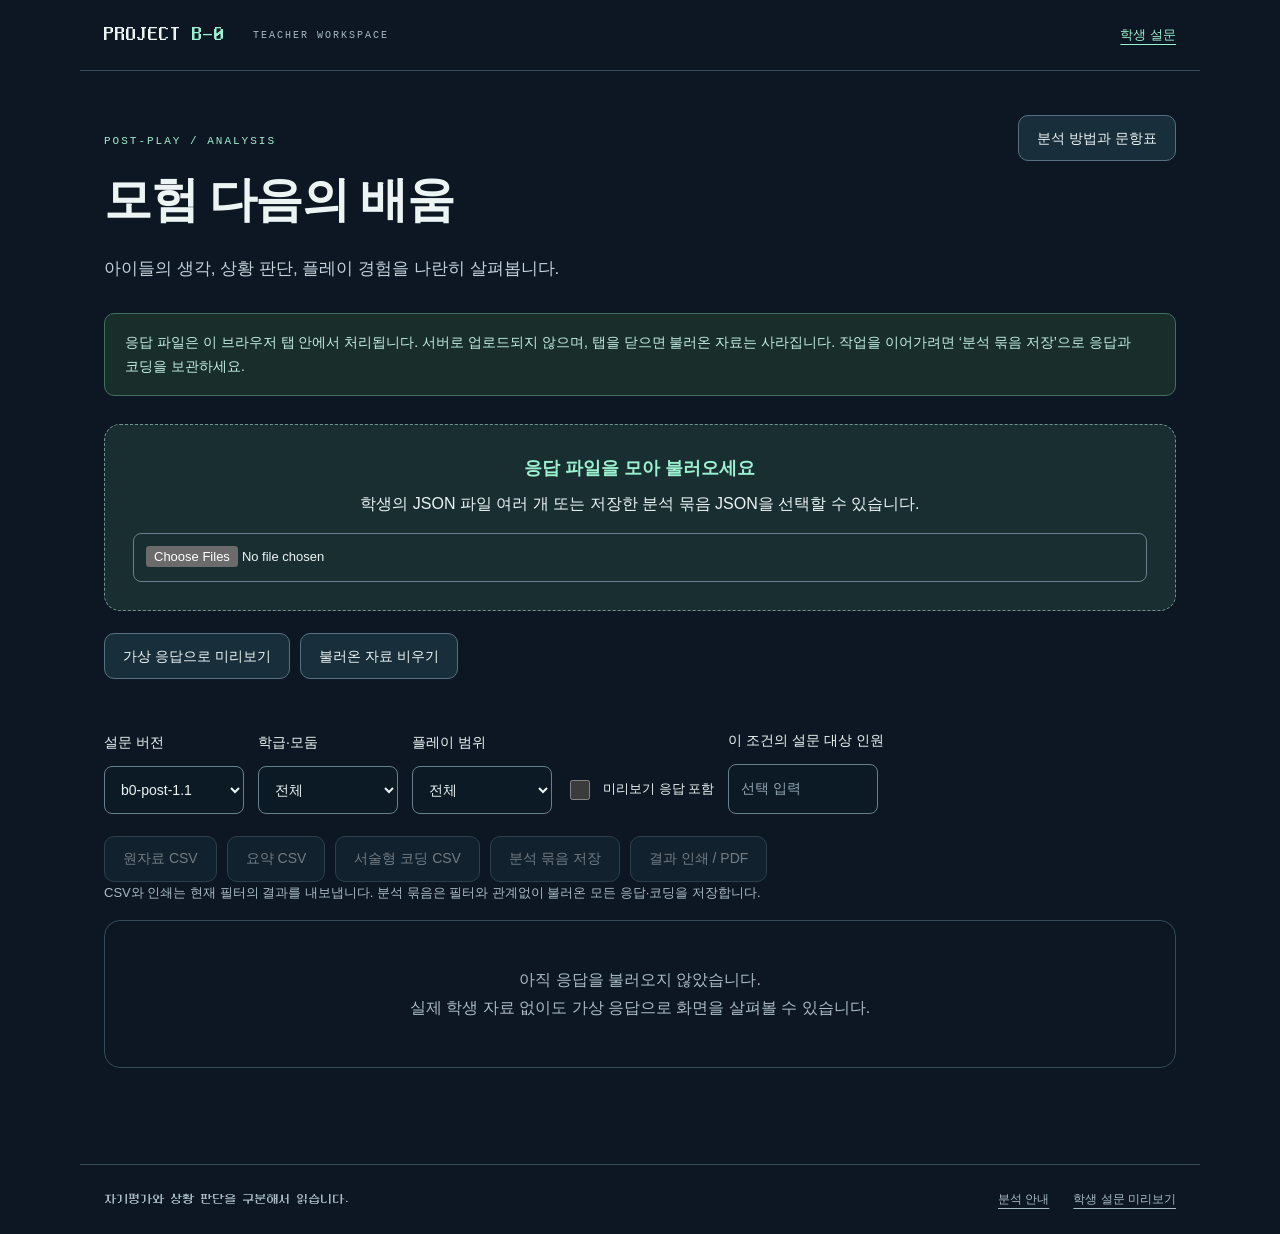
<file: analysis.html>
<!doctype html>
<html lang="ko">
<head>
  <meta charset="utf-8"><meta name="viewport" content="width=device-width,initial-scale=1">
  <meta name="theme-color" content="#0c1723"><title>B-0 · 플레이 후 설문 분석</title>
  <link rel="icon" href="./favicon.svg" type="image/svg+xml">
  <link rel="stylesheet" href="./survey.css?v=20261103optics1">
  <script defer src="./survey-model.js?v=20261103optics1"></script>
  <script defer src="./analysis.js?v=20261109card1"></script>
</head>
<body>
  <header class="site-header"><a class="brand" href="./">PROJECT <b>B-0</b></a><span>TEACHER WORKSPACE</span><a href="./survey.html">학생 설문</a></header>
  <main class="wide-shell">
    <div class="page-title"><div><p class="eyebrow">POST-PLAY / ANALYSIS</p><h1>모험 다음의 배움</h1><p class="lead">아이들의 생각, 상황 판단, 플레이 경험을 나란히 살펴봅니다.</p></div><a class="button" href="./analysis-methods.html">분석 방법과 문항표</a></div>
    <div class="notice mint">응답 파일은 이 브라우저 탭 안에서 처리됩니다. 서버로 업로드되지 않으며, 탭을 닫으면 불러온 자료는 사라집니다. 작업을 이어가려면 ‘분석 묶음 저장’으로 응답과 코딩을 보관하세요.</div>
    <label class="upload-box"><strong>응답 파일을 모아 불러오세요</strong>학생의 JSON 파일 여러 개 또는 저장한 분석 묶음 JSON을 선택할 수 있습니다.<input id="files" type="file" accept=".json,application/json" multiple></label>
    <div class="actions no-print"><button type="button" id="demo">가상 응답으로 미리보기</button><button type="button" id="clear">불러온 자료 비우기</button></div>
    <p id="import-status" class="status" role="status"></p>
    <div id="filters" class="toolbar"></div>
    <div class="actions no-print"><button type="button" id="raw-export" disabled>원자료 CSV</button><button type="button" id="summary-export" disabled>요약 CSV</button><button type="button" id="coding-export" disabled>서술형 코딩 CSV</button><button type="button" id="bundle-export" disabled>분석 묶음 저장</button><button type="button" id="print" disabled>결과 인쇄 / PDF</button></div>
    <p class="muted no-print">CSV와 인쇄는 현재 필터의 결과를 내보냅니다. 분석 묶음은 필터와 관계없이 불러온 모든 응답·코딩을 저장합니다.</p>
    <div id="report"><p class="empty">아직 응답을 불러오지 않았습니다.<br>실제 학생 자료 없이도 가상 응답으로 화면을 살펴볼 수 있습니다.</p></div>
  </main>
  <footer class="site-footer"><span>자기평가와 상황 판단을 구분해서 읽습니다.</span><a href="./analysis-methods.html">분석 안내</a><a href="./survey.html?mode=preview">학생 설문 미리보기</a></footer>
  <noscript>분석을 사용하려면 JavaScript를 켜 주세요.</noscript>
</body>
</html>
</file>
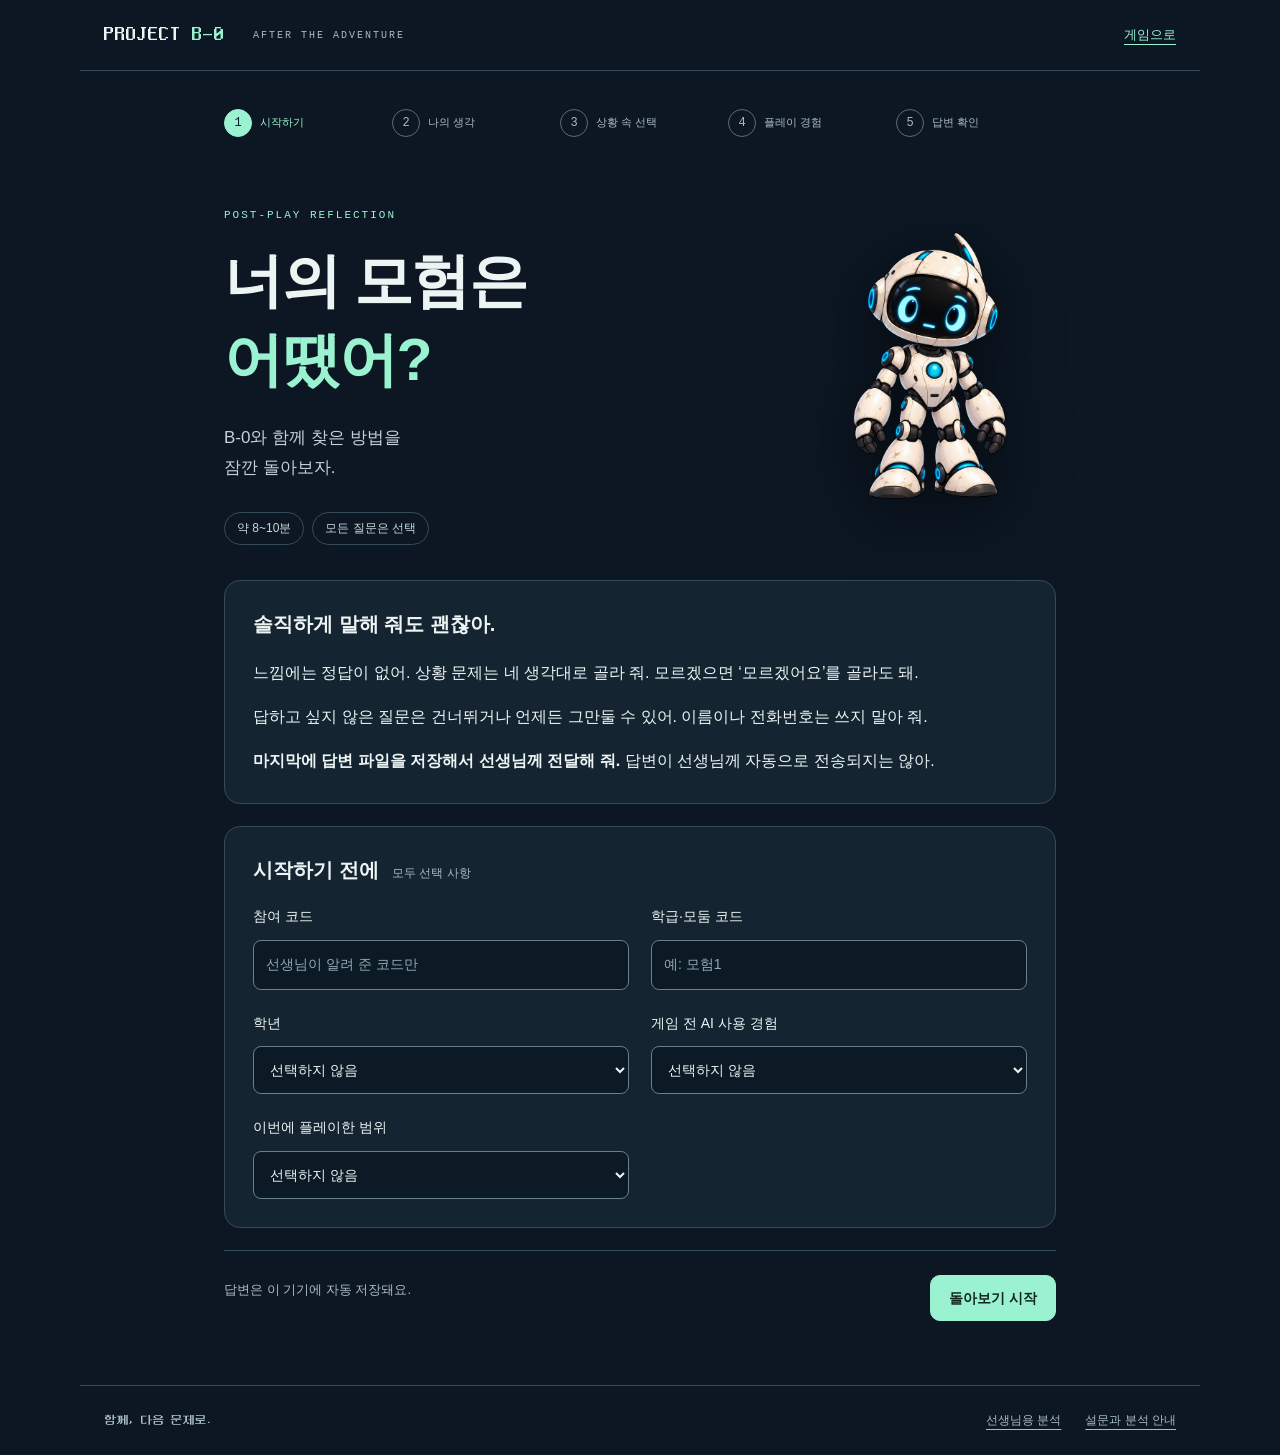
<file: survey.html>
<!doctype html>
<html lang="ko">
<head>
  <meta charset="utf-8">
  <meta name="viewport" content="width=device-width,initial-scale=1">
  <meta name="theme-color" content="#0c1723">
  <title>B-0 · 모험 돌아보기</title>
  <link rel="icon" href="./favicon.svg" type="image/svg+xml">
  <link rel="stylesheet" href="./survey.css?v=20261103optics1">
  <script defer src="./reflection-model.js?v=20261109card1"></script>
  <script defer src="./survey-model.js?v=20261103optics1"></script>
  <script defer src="./survey.js?v=20261103optics1"></script>
</head>
<body>
  <a class="skip" href="#survey-main">질문으로 바로 가기</a>
  <header class="site-header"><a class="brand" href="./">PROJECT <b>B-0</b></a><span>AFTER THE ADVENTURE</span><a href="./">게임으로</a></header>
  <main id="survey-main" class="survey-shell" tabindex="-1"><p>설문을 불러오고 있어요.</p></main>
  <footer class="site-footer"><span>함께, 다음 문제로.</span><a href="./analysis.html">선생님용 분석</a><a href="./analysis-methods.html">설문과 분석 안내</a></footer>
  <noscript>설문에 답하려면 JavaScript를 켜 주세요.</noscript>
</body>
</html>
</file>
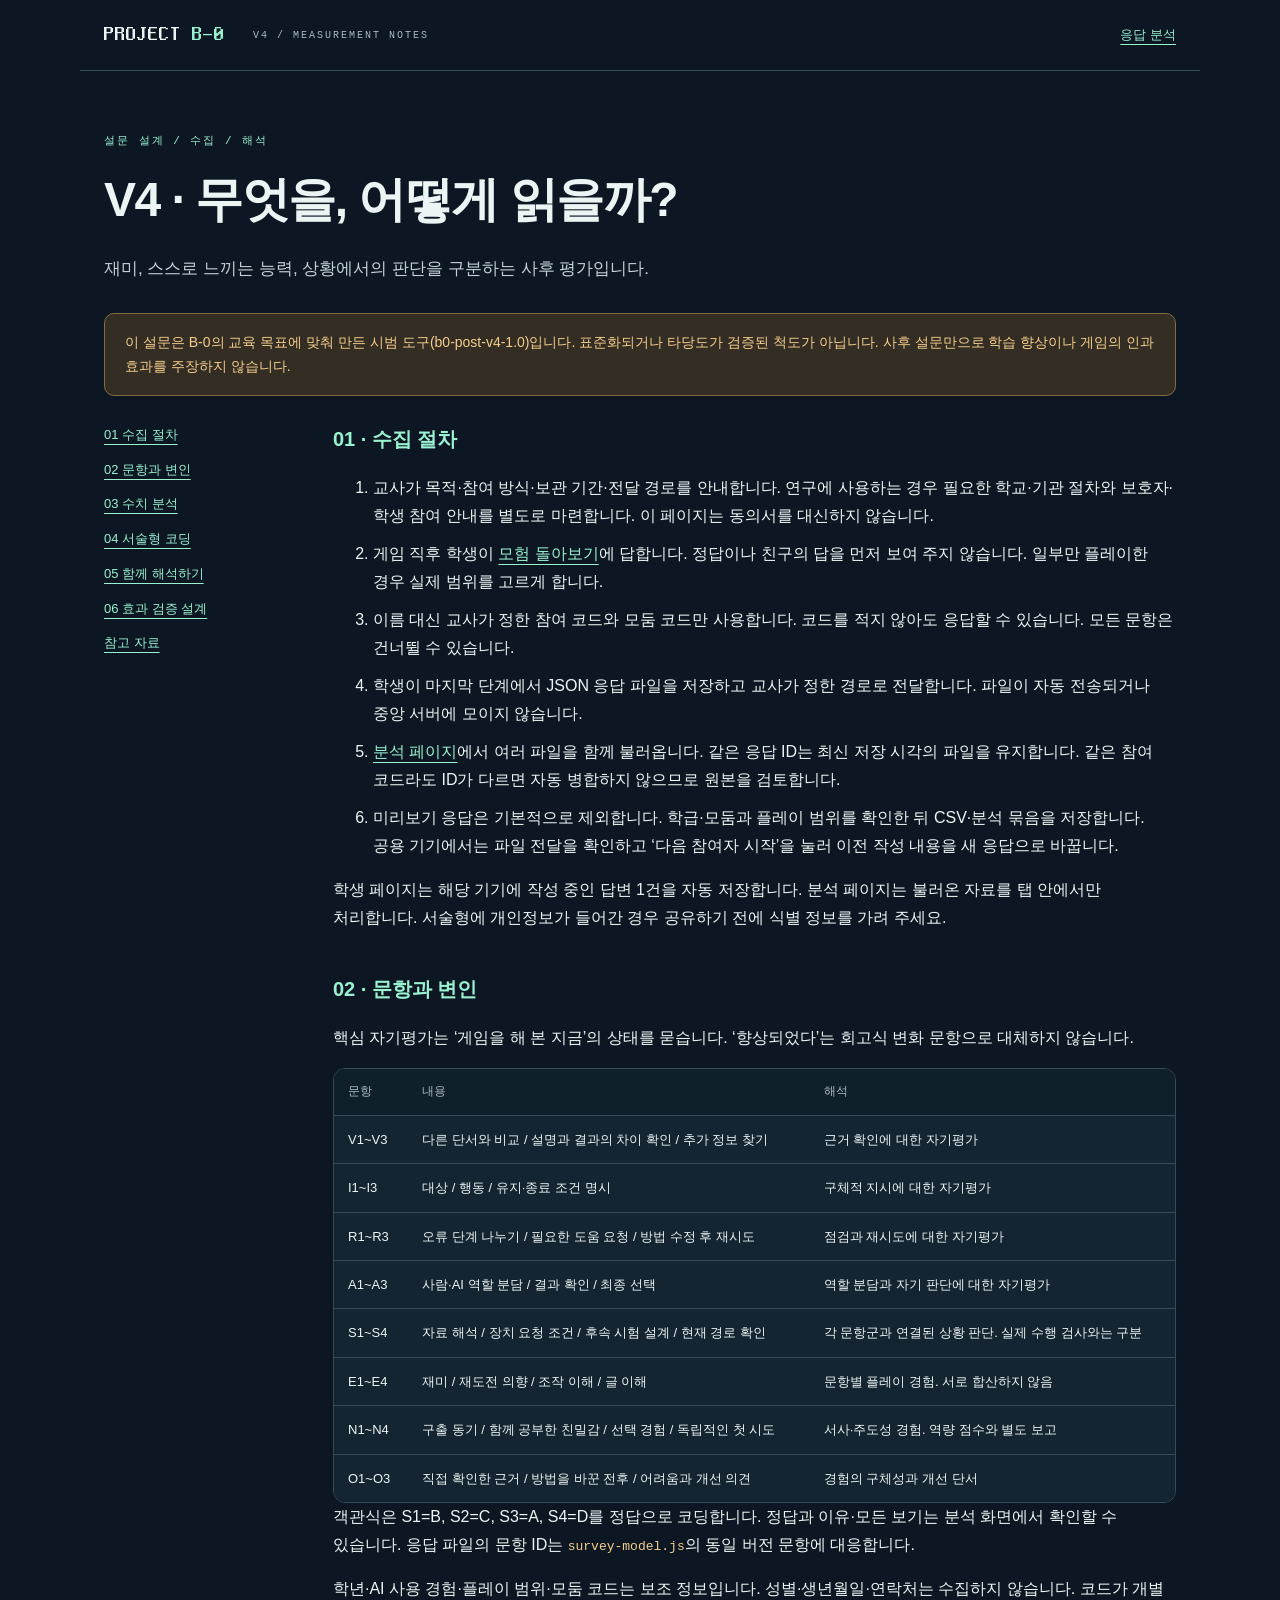
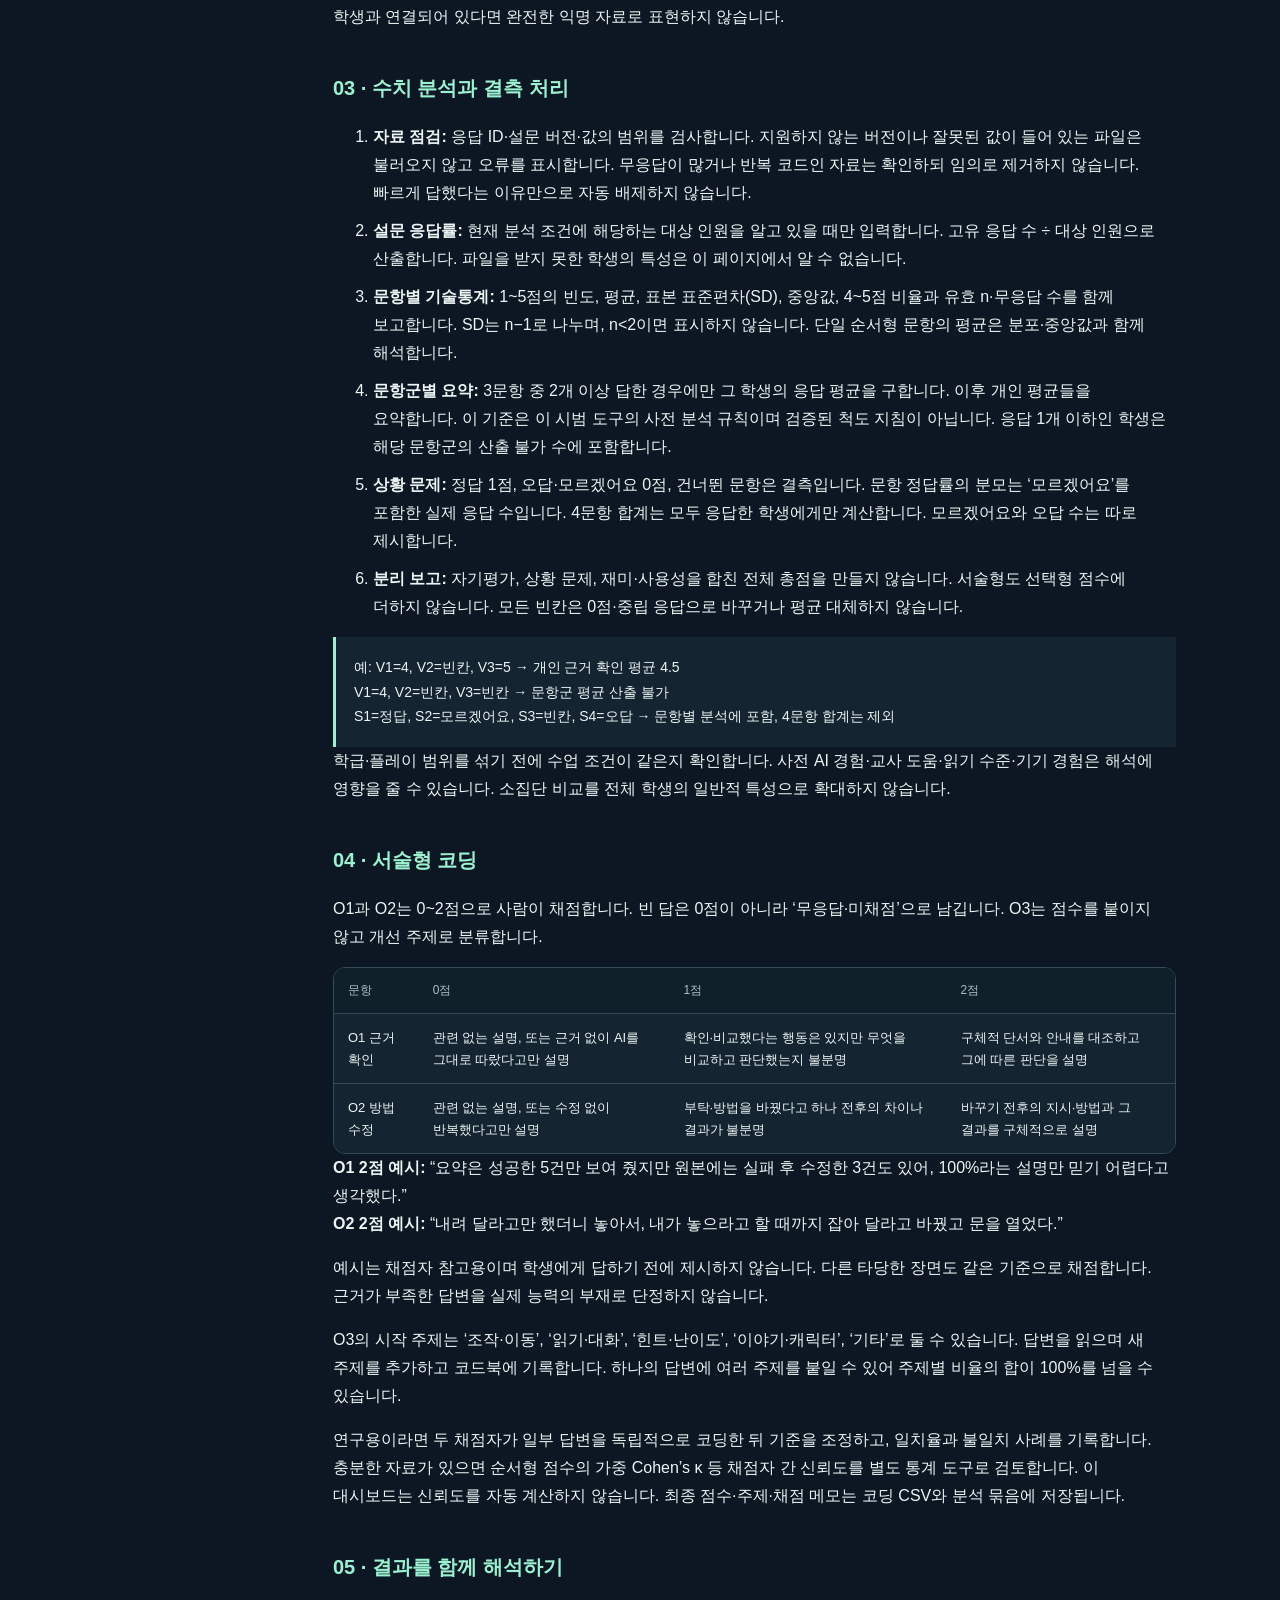
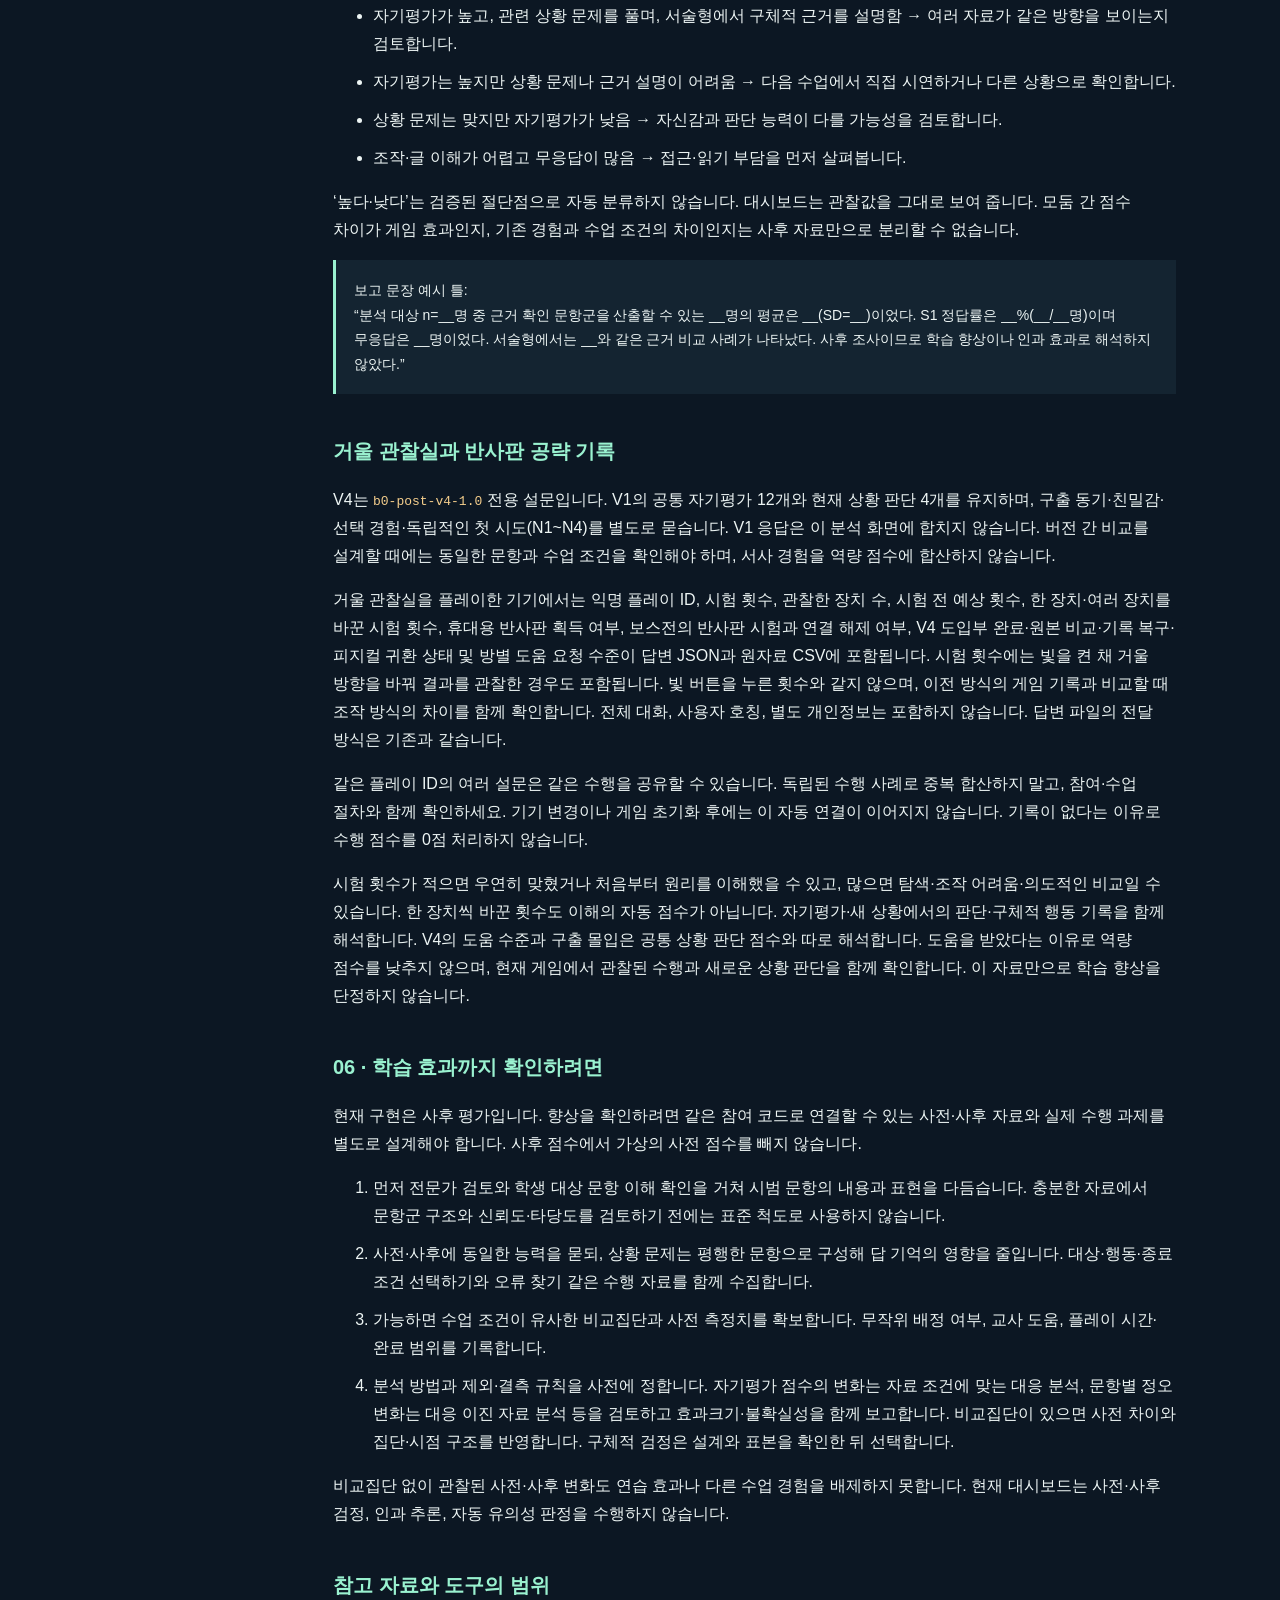
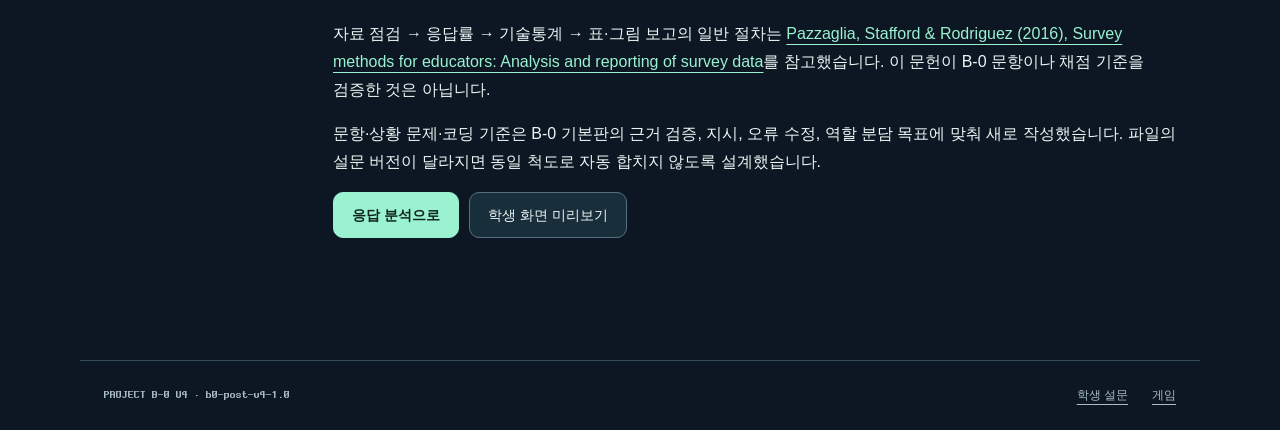
<file: v4/analysis-methods.html>
<!doctype html>
<html lang="ko">
<head>
  <meta charset="utf-8"><meta name="viewport" content="width=device-width,initial-scale=1">
  <meta name="theme-color" content="#0c1723"><title>B-0 · 설문 설계와 분석 방법</title>
  <link rel="icon" href="../favicon.svg" type="image/svg+xml"><link rel="stylesheet" href="./survey.css?v=20261103v4a">
</head>
<body>
  <header class="site-header"><a class="brand" href="./">PROJECT <b>B-0</b></a><span>V4 / MEASUREMENT NOTES</span><a href="./analysis.html">응답 분석</a></header>
  <main class="wide-shell">
    <p class="eyebrow">설문 설계 / 수집 / 해석</p><h1>V4 · 무엇을, 어떻게 읽을까?</h1><p class="lead">재미, 스스로 느끼는 능력, 상황에서의 판단을 구분하는 사후 평가입니다.</p>
    <div class="notice">이 설문은 B-0의 교육 목표에 맞춰 만든 시범 도구(b0-post-v4-1.0)입니다. 표준화되거나 타당도가 검증된 척도가 아닙니다. 사후 설문만으로 학습 향상이나 게임의 인과 효과를 주장하지 않습니다.</div>
    <div class="method-layout"><nav class="method-nav" aria-label="분석 안내 목차"><a href="#collect">01 수집 절차</a><a href="#questions">02 문항과 변인</a><a href="#quantitative">03 수치 분석</a><a href="#qualitative">04 서술형 코딩</a><a href="#interpret">05 함께 해석하기</a><a href="#research">06 효과 검증 설계</a><a href="#reference">참고 자료</a></nav><div class="method-content">
      <section id="collect"><h2>01 · 수집 절차</h2><ol><li>교사가 목적·참여 방식·보관 기간·전달 경로를 안내합니다. 연구에 사용하는 경우 필요한 학교·기관 절차와 보호자·학생 참여 안내를 별도로 마련합니다. 이 페이지는 동의서를 대신하지 않습니다.</li><li>게임 직후 학생이 <a href="./survey.html">모험 돌아보기</a>에 답합니다. 정답이나 친구의 답을 먼저 보여 주지 않습니다. 일부만 플레이한 경우 실제 범위를 고르게 합니다.</li><li>이름 대신 교사가 정한 참여 코드와 모둠 코드만 사용합니다. 코드를 적지 않아도 응답할 수 있습니다. 모든 문항은 건너뛸 수 있습니다.</li><li>학생이 마지막 단계에서 JSON 응답 파일을 저장하고 교사가 정한 경로로 전달합니다. 파일이 자동 전송되거나 중앙 서버에 모이지 않습니다.</li><li><a href="./analysis.html">분석 페이지</a>에서 여러 파일을 함께 불러옵니다. 같은 응답 ID는 최신 저장 시각의 파일을 유지합니다. 같은 참여 코드라도 ID가 다르면 자동 병합하지 않으므로 원본을 검토합니다.</li><li>미리보기 응답은 기본적으로 제외합니다. 학급·모둠과 플레이 범위를 확인한 뒤 CSV·분석 묶음을 저장합니다. 공용 기기에서는 파일 전달을 확인하고 ‘다음 참여자 시작’을 눌러 이전 작성 내용을 새 응답으로 바꿉니다.</li></ol><p>학생 페이지는 해당 기기에 작성 중인 답변 1건을 자동 저장합니다. 분석 페이지는 불러온 자료를 탭 안에서만 처리합니다. 서술형에 개인정보가 들어간 경우 공유하기 전에 식별 정보를 가려 주세요.</p></section>
      <section id="questions"><h2>02 · 문항과 변인</h2><p>핵심 자기평가는 ‘게임을 해 본 지금’의 상태를 묻습니다. ‘향상되었다’는 회고식 변화 문항으로 대체하지 않습니다.</p><div class="table-scroll"><table><thead><tr><th>문항</th><th>내용</th><th>해석</th></tr></thead><tbody><tr><td>V1~V3</td><td>다른 단서와 비교 / 설명과 결과의 차이 확인 / 추가 정보 찾기</td><td>근거 확인에 대한 자기평가</td></tr><tr><td>I1~I3</td><td>대상 / 행동 / 유지·종료 조건 명시</td><td>구체적 지시에 대한 자기평가</td></tr><tr><td>R1~R3</td><td>오류 단계 나누기 / 필요한 도움 요청 / 방법 수정 후 재시도</td><td>점검과 재시도에 대한 자기평가</td></tr><tr><td>A1~A3</td><td>사람·AI 역할 분담 / 결과 확인 / 최종 선택</td><td>역할 분담과 자기 판단에 대한 자기평가</td></tr><tr><td>S1~S4</td><td>자료 해석 / 장치 요청 조건 / 후속 시험 설계 / 현재 경로 확인</td><td>각 문항군과 연결된 상황 판단. 실제 수행 검사와는 구분</td></tr><tr><td>E1~E4</td><td>재미 / 재도전 의향 / 조작 이해 / 글 이해</td><td>문항별 플레이 경험. 서로 합산하지 않음</td></tr><tr><td>N1~N4</td><td>구출 동기 / 함께 공부한 친밀감 / 선택 경험 / 독립적인 첫 시도</td><td>서사·주도성 경험. 역량 점수와 별도 보고</td></tr><tr><td>O1~O3</td><td>직접 확인한 근거 / 방법을 바꾼 전후 / 어려움과 개선 의견</td><td>경험의 구체성과 개선 단서</td></tr></tbody></table></div><p>객관식은 S1=B, S2=C, S3=A, S4=D를 정답으로 코딩합니다. 정답과 이유·모든 보기는 분석 화면에서 확인할 수 있습니다. 응답 파일의 문항 ID는 <code>survey-model.js</code>의 동일 버전 문항에 대응합니다.</p><p>학년·AI 사용 경험·플레이 범위·모둠 코드는 보조 정보입니다. 성별·생년월일·연락처는 수집하지 않습니다. 코드가 개별 학생과 연결되어 있다면 완전한 익명 자료로 표현하지 않습니다.</p></section>
      <section id="quantitative"><h2>03 · 수치 분석과 결측 처리</h2><ol><li><strong>자료 점검:</strong> 응답 ID·설문 버전·값의 범위를 검사합니다. 지원하지 않는 버전이나 잘못된 값이 들어 있는 파일은 불러오지 않고 오류를 표시합니다. 무응답이 많거나 반복 코드인 자료는 확인하되 임의로 제거하지 않습니다. 빠르게 답했다는 이유만으로 자동 배제하지 않습니다.</li><li><strong>설문 응답률:</strong> 현재 분석 조건에 해당하는 대상 인원을 알고 있을 때만 입력합니다. 고유 응답 수 ÷ 대상 인원으로 산출합니다. 파일을 받지 못한 학생의 특성은 이 페이지에서 알 수 없습니다.</li><li><strong>문항별 기술통계:</strong> 1~5점의 빈도, 평균, 표본 표준편차(SD), 중앙값, 4~5점 비율과 유효 n·무응답 수를 함께 보고합니다. SD는 n−1로 나누며, n&lt;2이면 표시하지 않습니다. 단일 순서형 문항의 평균은 분포·중앙값과 함께 해석합니다.</li><li><strong>문항군별 요약:</strong> 3문항 중 2개 이상 답한 경우에만 그 학생의 응답 평균을 구합니다. 이후 개인 평균들을 요약합니다. 이 기준은 이 시범 도구의 사전 분석 규칙이며 검증된 척도 지침이 아닙니다. 응답 1개 이하인 학생은 해당 문항군의 산출 불가 수에 포함합니다.</li><li><strong>상황 문제:</strong> 정답 1점, 오답·모르겠어요 0점, 건너뛴 문항은 결측입니다. 문항 정답률의 분모는 ‘모르겠어요’를 포함한 실제 응답 수입니다. 4문항 합계는 모두 응답한 학생에게만 계산합니다. 모르겠어요와 오답 수는 따로 제시합니다.</li><li><strong>분리 보고:</strong> 자기평가, 상황 문제, 재미·사용성을 합친 전체 총점을 만들지 않습니다. 서술형도 선택형 점수에 더하지 않습니다. 모든 빈칸은 0점·중립 응답으로 바꾸거나 평균 대체하지 않습니다.</li></ol><div class="formula">예: V1=4, V2=빈칸, V3=5 → 개인 근거 확인 평균 4.5<br>V1=4, V2=빈칸, V3=빈칸 → 문항군 평균 산출 불가<br>S1=정답, S2=모르겠어요, S3=빈칸, S4=오답 → 문항별 분석에 포함, 4문항 합계는 제외</div><p>학급·플레이 범위를 섞기 전에 수업 조건이 같은지 확인합니다. 사전 AI 경험·교사 도움·읽기 수준·기기 경험은 해석에 영향을 줄 수 있습니다. 소집단 비교를 전체 학생의 일반적 특성으로 확대하지 않습니다.</p></section>
      <section id="qualitative"><h2>04 · 서술형 코딩</h2><p>O1과 O2는 0~2점으로 사람이 채점합니다. 빈 답은 0점이 아니라 ‘무응답·미채점’으로 남깁니다. O3는 점수를 붙이지 않고 개선 주제로 분류합니다.</p><div class="table-scroll"><table><thead><tr><th>문항</th><th>0점</th><th>1점</th><th>2점</th></tr></thead><tbody><tr><td>O1 근거 확인</td><td>관련 없는 설명, 또는 근거 없이 AI를 그대로 따랐다고만 설명</td><td>확인·비교했다는 행동은 있지만 무엇을 비교하고 판단했는지 불분명</td><td>구체적 단서와 안내를 대조하고 그에 따른 판단을 설명</td></tr><tr><td>O2 방법 수정</td><td>관련 없는 설명, 또는 수정 없이 반복했다고만 설명</td><td>부탁·방법을 바꿨다고 하나 전후의 차이나 결과가 불분명</td><td>바꾸기 전후의 지시·방법과 그 결과를 구체적으로 설명</td></tr></tbody></table></div><p><strong>O1 2점 예시:</strong> “요약은 성공한 5건만 보여 줬지만 원본에는 실패 후 수정한 3건도 있어, 100%라는 설명만 믿기 어렵다고 생각했다.”<br><strong>O2 2점 예시:</strong> “내려 달라고만 했더니 놓아서, 내가 놓으라고 할 때까지 잡아 달라고 바꿨고 문을 열었다.”</p><p>예시는 채점자 참고용이며 학생에게 답하기 전에 제시하지 않습니다. 다른 타당한 장면도 같은 기준으로 채점합니다. 근거가 부족한 답변을 실제 능력의 부재로 단정하지 않습니다.</p><p>O3의 시작 주제는 ‘조작·이동’, ‘읽기·대화’, ‘힌트·난이도’, ‘이야기·캐릭터’, ‘기타’로 둘 수 있습니다. 답변을 읽으며 새 주제를 추가하고 코드북에 기록합니다. 하나의 답변에 여러 주제를 붙일 수 있어 주제별 비율의 합이 100%를 넘을 수 있습니다.</p><p>연구용이라면 두 채점자가 일부 답변을 독립적으로 코딩한 뒤 기준을 조정하고, 일치율과 불일치 사례를 기록합니다. 충분한 자료가 있으면 순서형 점수의 가중 Cohen’s κ 등 채점자 간 신뢰도를 별도 통계 도구로 검토합니다. 이 대시보드는 신뢰도를 자동 계산하지 않습니다. 최종 점수·주제·채점 메모는 코딩 CSV와 분석 묶음에 저장됩니다.</p></section>
      <section id="interpret"><h2>05 · 결과를 함께 해석하기</h2><ul><li>자기평가가 높고, 관련 상황 문제를 풀며, 서술형에서 구체적 근거를 설명함 → 여러 자료가 같은 방향을 보이는지 검토합니다.</li><li>자기평가는 높지만 상황 문제나 근거 설명이 어려움 → 다음 수업에서 직접 시연하거나 다른 상황으로 확인합니다.</li><li>상황 문제는 맞지만 자기평가가 낮음 → 자신감과 판단 능력이 다를 가능성을 검토합니다.</li><li>조작·글 이해가 어렵고 무응답이 많음 → 접근·읽기 부담을 먼저 살펴봅니다.</li></ul><p>‘높다·낮다’는 검증된 절단점으로 자동 분류하지 않습니다. 대시보드는 관찰값을 그대로 보여 줍니다. 모둠 간 점수 차이가 게임 효과인지, 기존 경험과 수업 조건의 차이인지는 사후 자료만으로 분리할 수 없습니다.</p><div class="formula">보고 문장 예시 틀:<br>“분석 대상 n=__명 중 근거 확인 문항군을 산출할 수 있는 __명의 평균은 __(SD=__)이었다. S1 정답률은 __%(__/__명)이며 무응답은 __명이었다. 서술형에서는 __와 같은 근거 비교 사례가 나타났다. 사후 조사이므로 학습 향상이나 인과 효과로 해석하지 않았다.”</div></section>
      <section id="optics"><h2>거울 관찰실과 반사판 공략 기록</h2><p>V4는 <code>b0-post-v4-1.0</code> 전용 설문입니다. V1의 공통 자기평가 12개와 현재 상황 판단 4개를 유지하며, 구출 동기·친밀감·선택 경험·독립적인 첫 시도(N1~N4)를 별도로 묻습니다. V1 응답은 이 분석 화면에 합치지 않습니다. 버전 간 비교를 설계할 때에는 동일한 문항과 수업 조건을 확인해야 하며, 서사 경험을 역량 점수에 합산하지 않습니다.</p><p>거울 관찰실을 플레이한 기기에서는 익명 플레이 ID, 시험 횟수, 관찰한 장치 수, 시험 전 예상 횟수, 한 장치·여러 장치를 바꾼 시험 횟수, 휴대용 반사판 획득 여부, 보스전의 반사판 시험과 연결 해제 여부, V4 도입부 완료·원본 비교·기록 복구·피지컬 귀환 상태 및 방별 도움 요청 수준이 답변 JSON과 원자료 CSV에 포함됩니다. 시험 횟수에는 빛을 켠 채 거울 방향을 바꿔 결과를 관찰한 경우도 포함됩니다. 빛 버튼을 누른 횟수와 같지 않으며, 이전 방식의 게임 기록과 비교할 때 조작 방식의 차이를 함께 확인합니다. 전체 대화, 사용자 호칭, 별도 개인정보는 포함하지 않습니다. 답변 파일의 전달 방식은 기존과 같습니다.</p><p>같은 플레이 ID의 여러 설문은 같은 수행을 공유할 수 있습니다. 독립된 수행 사례로 중복 합산하지 말고, 참여·수업 절차와 함께 확인하세요. 기기 변경이나 게임 초기화 후에는 이 자동 연결이 이어지지 않습니다. 기록이 없다는 이유로 수행 점수를 0점 처리하지 않습니다.</p><p>시험 횟수가 적으면 우연히 맞혔거나 처음부터 원리를 이해했을 수 있고, 많으면 탐색·조작 어려움·의도적인 비교일 수 있습니다. 한 장치씩 바꾼 횟수도 이해의 자동 점수가 아닙니다. 자기평가·새 상황에서의 판단·구체적 행동 기록을 함께 해석합니다. V4의 도움 수준과 구출 몰입은 공통 상황 판단 점수와 따로 해석합니다. 도움을 받았다는 이유로 역량 점수를 낮추지 않으며, 현재 게임에서 관찰된 수행과 새로운 상황 판단을 함께 확인합니다. 이 자료만으로 학습 향상을 단정하지 않습니다.</p></section><section id="research"><h2>06 · 학습 효과까지 확인하려면</h2><p>현재 구현은 사후 평가입니다. 향상을 확인하려면 같은 참여 코드로 연결할 수 있는 사전·사후 자료와 실제 수행 과제를 별도로 설계해야 합니다. 사후 점수에서 가상의 사전 점수를 빼지 않습니다.</p><ol><li>먼저 전문가 검토와 학생 대상 문항 이해 확인을 거쳐 시범 문항의 내용과 표현을 다듬습니다. 충분한 자료에서 문항군 구조와 신뢰도·타당도를 검토하기 전에는 표준 척도로 사용하지 않습니다.</li><li>사전·사후에 동일한 능력을 묻되, 상황 문제는 평행한 문항으로 구성해 답 기억의 영향을 줄입니다. 대상·행동·종료 조건 선택하기와 오류 찾기 같은 수행 자료를 함께 수집합니다.</li><li>가능하면 수업 조건이 유사한 비교집단과 사전 측정치를 확보합니다. 무작위 배정 여부, 교사 도움, 플레이 시간·완료 범위를 기록합니다.</li><li>분석 방법과 제외·결측 규칙을 사전에 정합니다. 자기평가 점수의 변화는 자료 조건에 맞는 대응 분석, 문항별 정오 변화는 대응 이진 자료 분석 등을 검토하고 효과크기·불확실성을 함께 보고합니다. 비교집단이 있으면 사전 차이와 집단·시점 구조를 반영합니다. 구체적 검정은 설계와 표본을 확인한 뒤 선택합니다.</li></ol><p>비교집단 없이 관찰된 사전·사후 변화도 연습 효과나 다른 수업 경험을 배제하지 못합니다. 현재 대시보드는 사전·사후 검정, 인과 추론, 자동 유의성 판정을 수행하지 않습니다.</p></section>
      <section id="reference"><h2>참고 자료와 도구의 범위</h2><p>자료 점검 → 응답률 → 기술통계 → 표·그림 보고의 일반 절차는 <a href="https://ies.ed.gov/rel-central/2025/01/survey-methods-educators-analysis-and-reporting-survey-data" target="_blank" rel="noopener">Pazzaglia, Stafford &amp; Rodriguez (2016), Survey methods for educators: Analysis and reporting of survey data</a>를 참고했습니다. 이 문헌이 B-0 문항이나 채점 기준을 검증한 것은 아닙니다.</p><p>문항·상황 문제·코딩 기준은 B-0 기본판의 근거 검증, 지시, 오류 수정, 역할 분담 목표에 맞춰 새로 작성했습니다. 파일의 설문 버전이 달라지면 동일 척도로 자동 합치지 않도록 설계했습니다.</p><div class="actions"><a class="button primary" href="./analysis.html">응답 분석으로</a><a class="button" href="./survey.html?mode=preview">학생 화면 미리보기</a></div></section>
    </div></div>
  </main><footer class="site-footer"><span>PROJECT B-0 V4 · b0-post-v4-1.0</span><a href="./survey.html">학생 설문</a><a href="./">게임</a></footer>
</body>
</html>
</file>
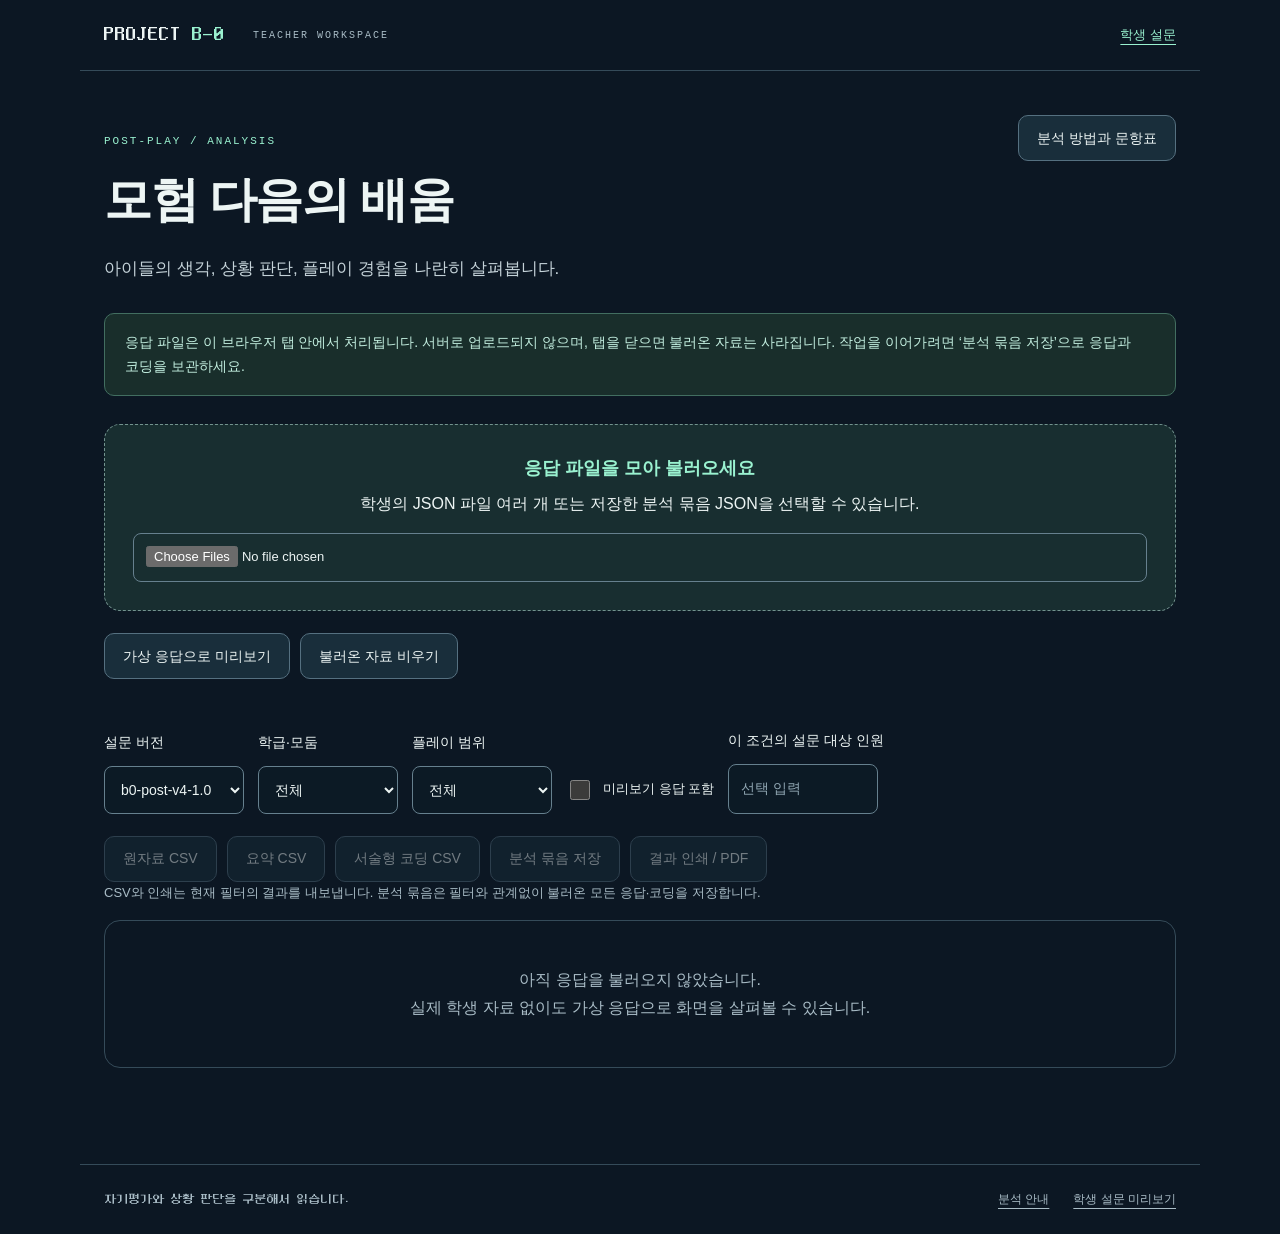
<file: v4/analysis.html>
<!doctype html>
<html lang="ko">
<head>
  <meta charset="utf-8"><meta name="viewport" content="width=device-width,initial-scale=1">
  <meta name="theme-color" content="#0c1723"><title>B-0 · 플레이 후 설문 분석</title>
  <link rel="icon" href="../favicon.svg" type="image/svg+xml">
  <link rel="stylesheet" href="./survey.css?v=20261103v4a">
  <script defer src="./survey-model.js?v=20261103v4a"></script>
  <script defer src="./analysis.js?v=20261103v4a"></script>
</head>
<body>
  <header class="site-header"><a class="brand" href="./">PROJECT <b>B-0</b></a><span>TEACHER WORKSPACE</span><a href="./survey.html">학생 설문</a></header>
  <main class="wide-shell">
    <div class="page-title"><div><p class="eyebrow">POST-PLAY / ANALYSIS</p><h1>모험 다음의 배움</h1><p class="lead">아이들의 생각, 상황 판단, 플레이 경험을 나란히 살펴봅니다.</p></div><a class="button" href="./analysis-methods.html">분석 방법과 문항표</a></div>
    <div class="notice mint">응답 파일은 이 브라우저 탭 안에서 처리됩니다. 서버로 업로드되지 않으며, 탭을 닫으면 불러온 자료는 사라집니다. 작업을 이어가려면 ‘분석 묶음 저장’으로 응답과 코딩을 보관하세요.</div>
    <label class="upload-box"><strong>응답 파일을 모아 불러오세요</strong>학생의 JSON 파일 여러 개 또는 저장한 분석 묶음 JSON을 선택할 수 있습니다.<input id="files" type="file" accept=".json,application/json" multiple></label>
    <div class="actions no-print"><button type="button" id="demo">가상 응답으로 미리보기</button><button type="button" id="clear">불러온 자료 비우기</button></div>
    <p id="import-status" class="status" role="status"></p>
    <div id="filters" class="toolbar"></div>
    <div class="actions no-print"><button type="button" id="raw-export" disabled>원자료 CSV</button><button type="button" id="summary-export" disabled>요약 CSV</button><button type="button" id="coding-export" disabled>서술형 코딩 CSV</button><button type="button" id="bundle-export" disabled>분석 묶음 저장</button><button type="button" id="print" disabled>결과 인쇄 / PDF</button></div>
    <p class="muted no-print">CSV와 인쇄는 현재 필터의 결과를 내보냅니다. 분석 묶음은 필터와 관계없이 불러온 모든 응답·코딩을 저장합니다.</p>
    <div id="report"><p class="empty">아직 응답을 불러오지 않았습니다.<br>실제 학생 자료 없이도 가상 응답으로 화면을 살펴볼 수 있습니다.</p></div>
  </main>
  <footer class="site-footer"><span>자기평가와 상황 판단을 구분해서 읽습니다.</span><a href="./analysis-methods.html">분석 안내</a><a href="./survey.html?mode=preview">학생 설문 미리보기</a></footer>
  <noscript>분석을 사용하려면 JavaScript를 켜 주세요.</noscript>
</body>
</html>
</file>
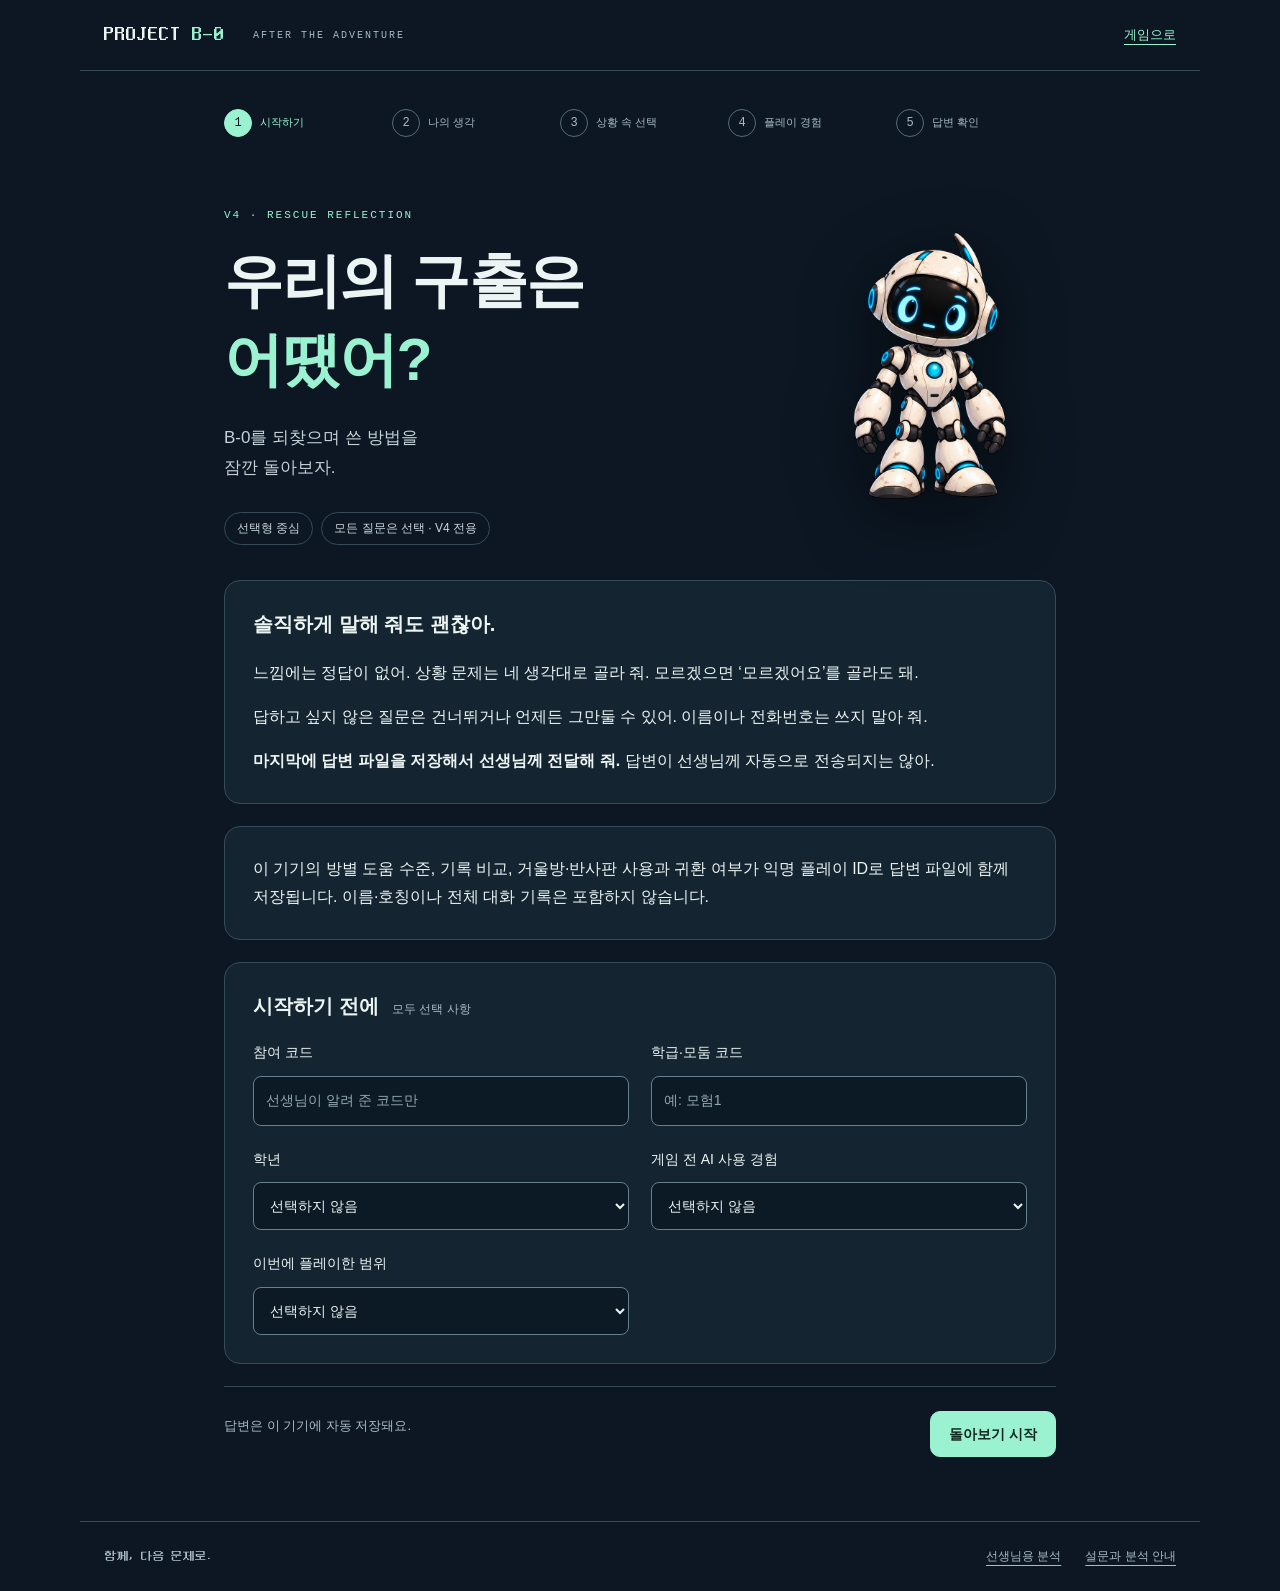
<file: v4/survey.html>
<!doctype html>
<html lang="ko">
<head>
  <meta charset="utf-8">
  <meta name="viewport" content="width=device-width,initial-scale=1">
  <meta name="theme-color" content="#0c1723">
  <title>B-0 · 모험 돌아보기</title>
  <link rel="icon" href="../favicon.svg" type="image/svg+xml">
  <link rel="stylesheet" href="./survey.css?v=20261103v4a">
  <script defer src="./v4-model.js?v=20261103v4a"></script>
  <script defer src="./reflection-model.js?v=20261103v4a"></script>
  <script defer src="./survey-model.js?v=20261103v4a"></script>
  <script defer src="./survey.js?v=20261103v4a"></script>
</head>
<body>
  <a class="skip" href="#survey-main">질문으로 바로 가기</a>
  <header class="site-header"><a class="brand" href="./">PROJECT <b>B-0</b></a><span>AFTER THE ADVENTURE</span><a href="./">게임으로</a></header>
  <main id="survey-main" class="survey-shell" tabindex="-1"><p>설문을 불러오고 있어요.</p></main>
  <footer class="site-footer"><span>함께, 다음 문제로.</span><a href="./analysis.html">선생님용 분석</a><a href="./analysis-methods.html">설문과 분석 안내</a></footer>
  <noscript>설문에 답하려면 JavaScript를 켜 주세요.</noscript>
</body>
</html>
</file>
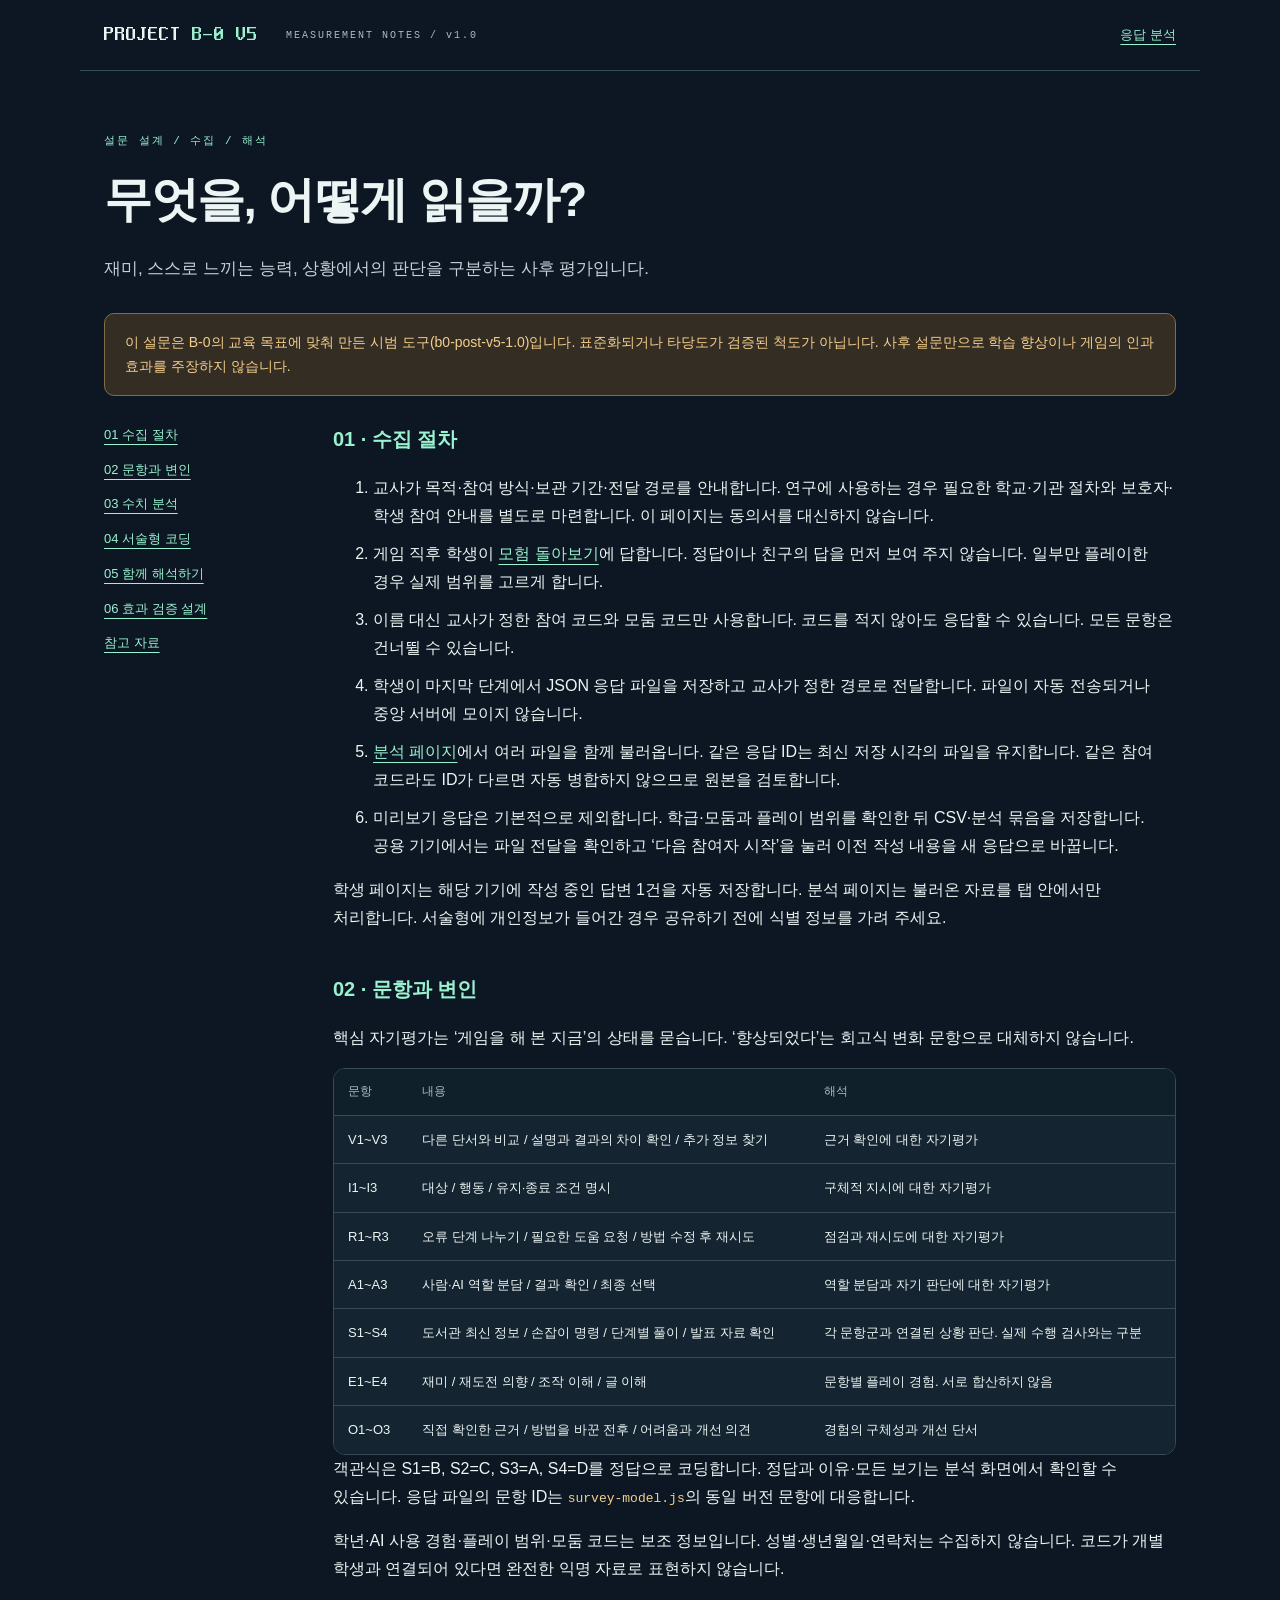
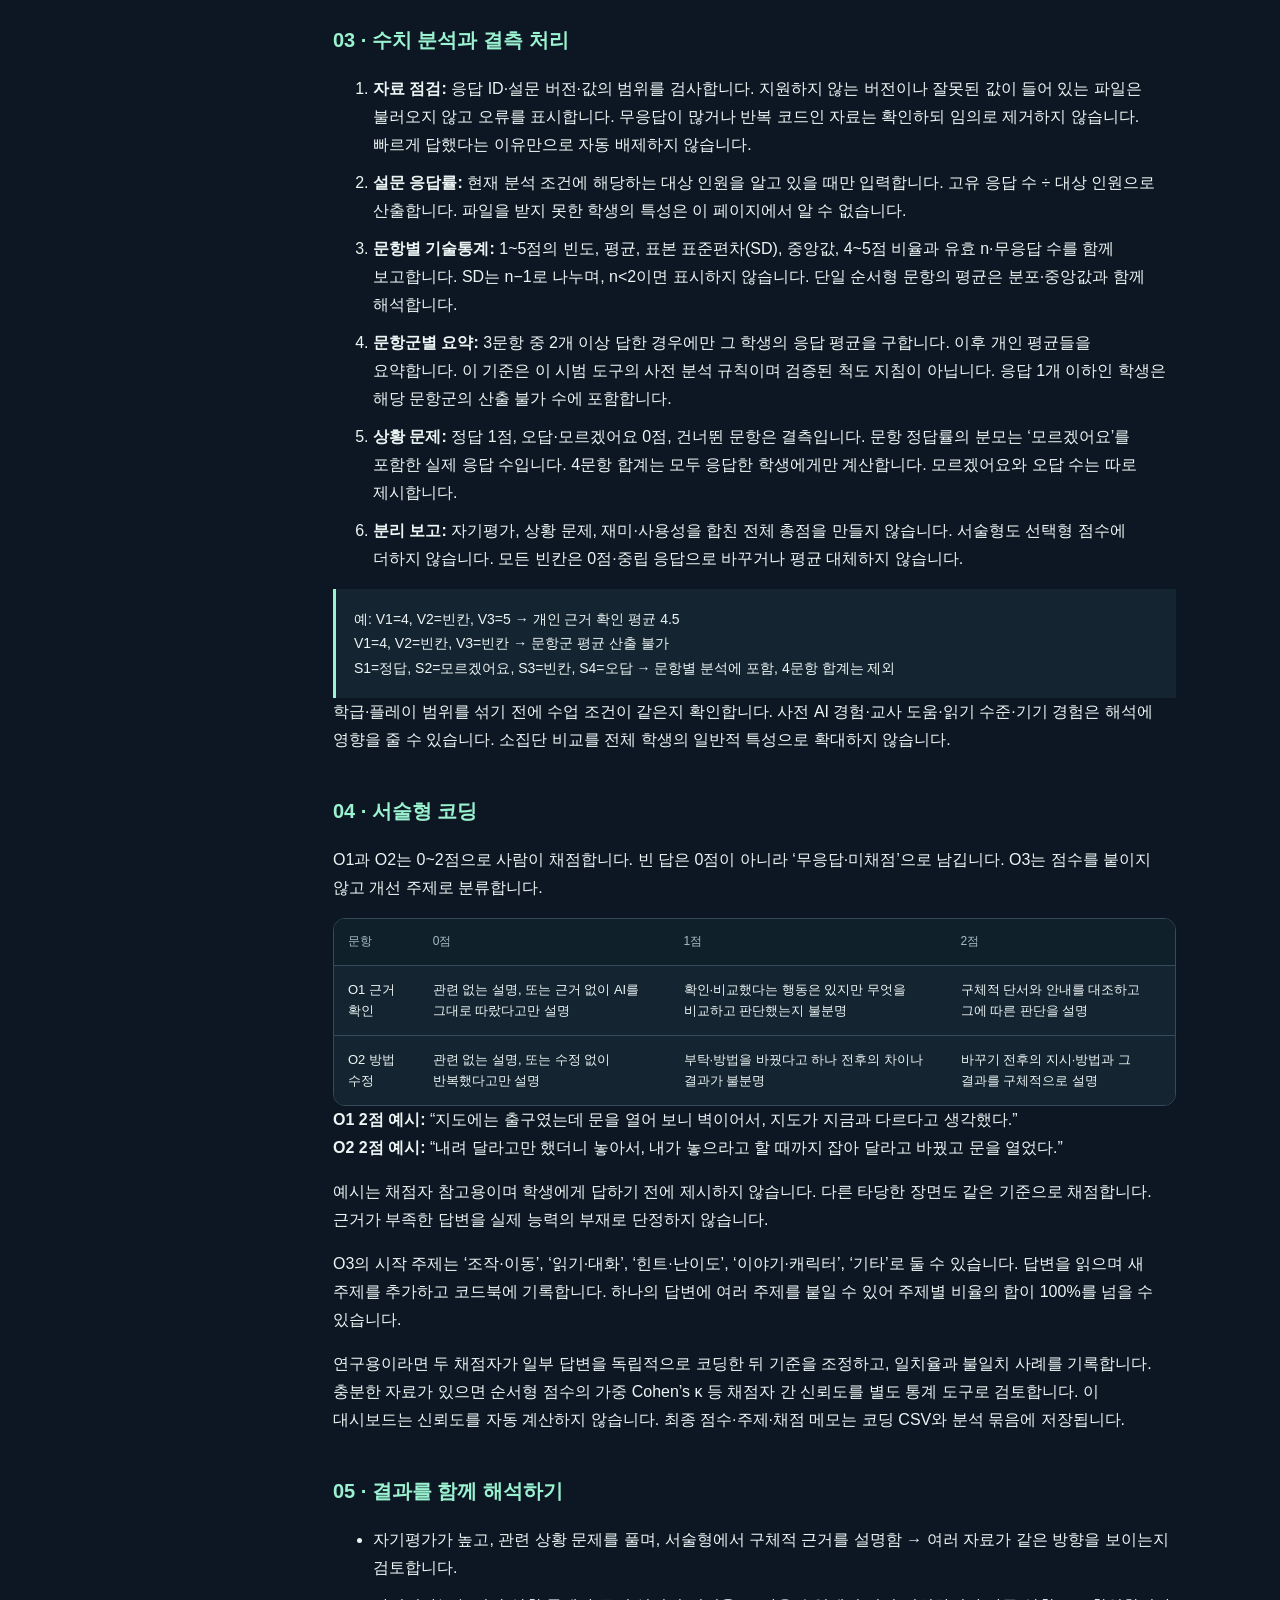
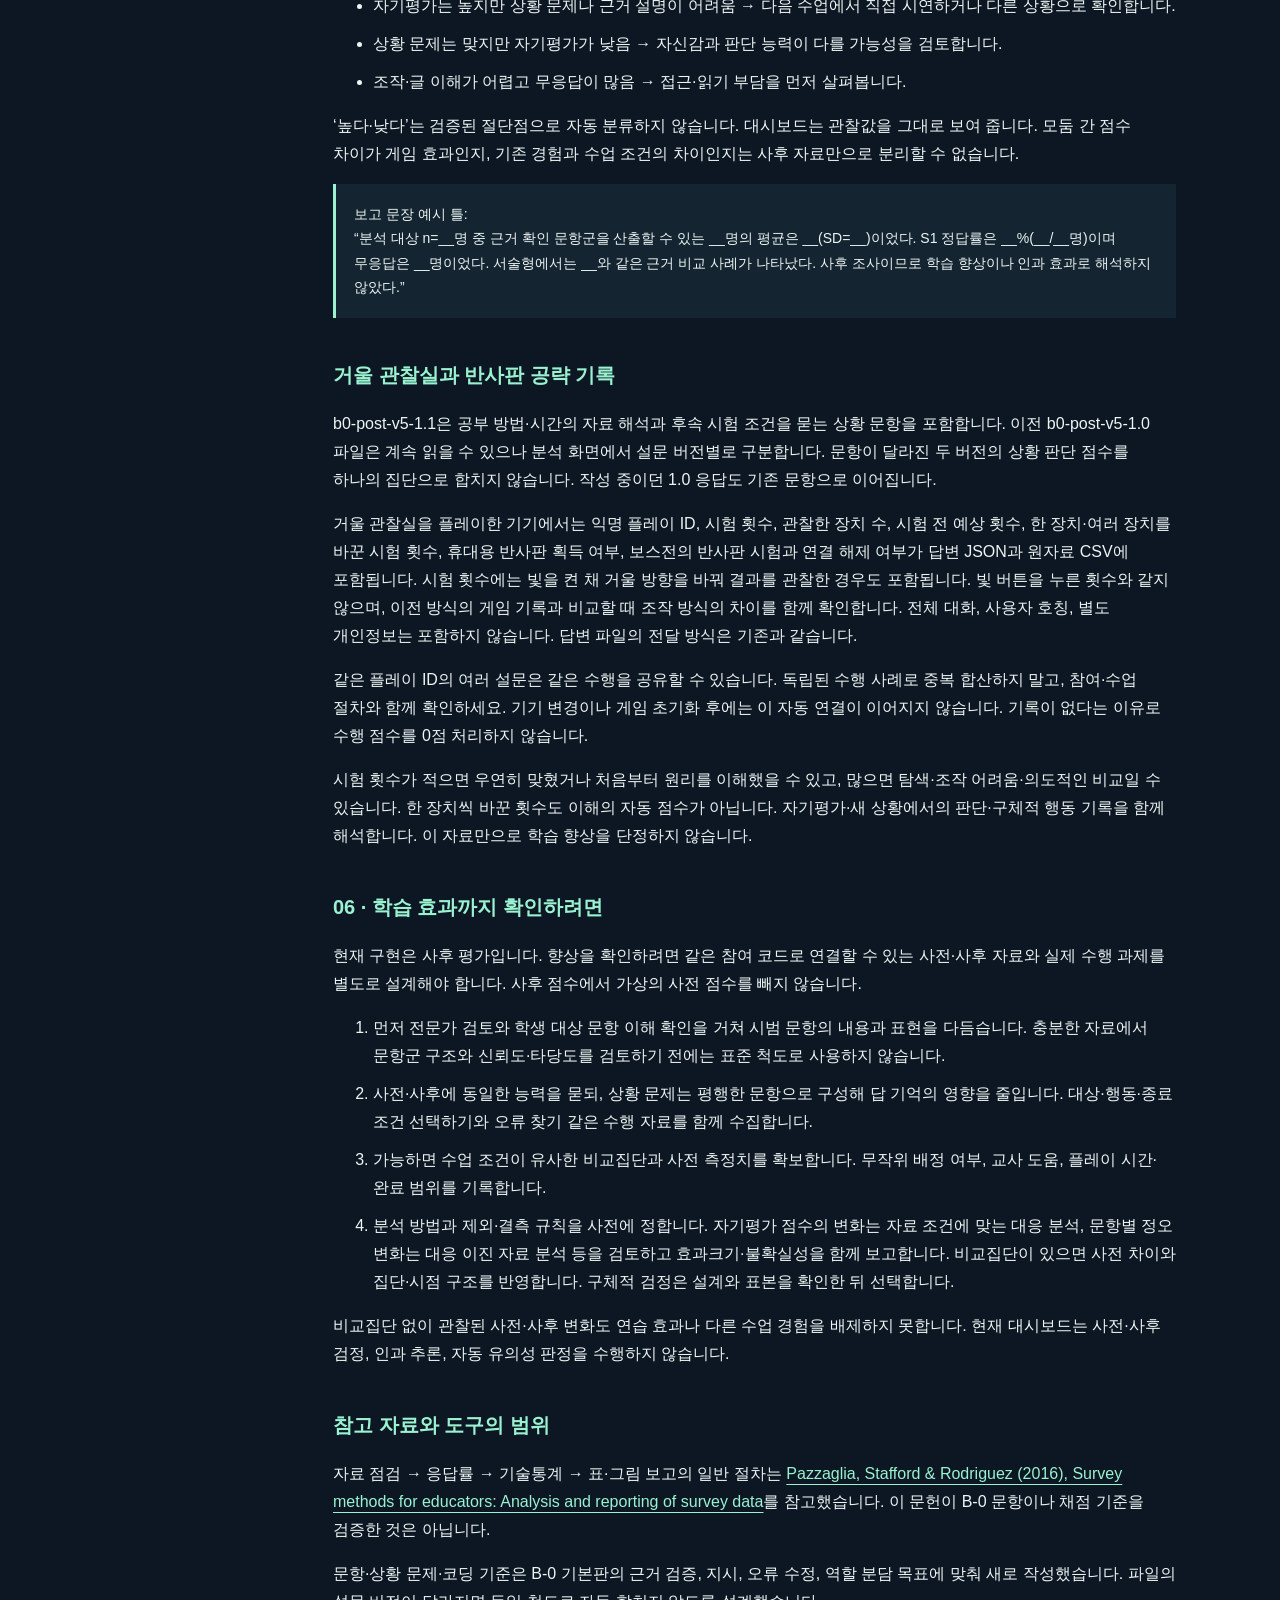
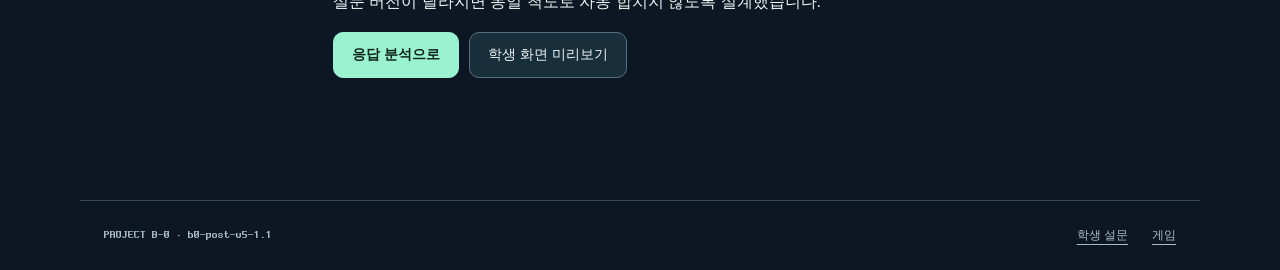
<file: v5/analysis-methods.html>
<!doctype html>
<html lang="ko">
<head>
  <meta charset="utf-8"><meta name="viewport" content="width=device-width,initial-scale=1">
  <meta name="theme-color" content="#0c1723"><title>B-0 V5 · 설문 설계와 분석 방법</title>
  <link rel="icon" href="../favicon.svg" type="image/svg+xml"><link rel="stylesheet" href="./survey.css?v=20261103survey1">
</head>
<body>
  <header class="site-header"><a class="brand" href="./">PROJECT <b>B-0 V5</b></a><span>MEASUREMENT NOTES / v1.0</span><a href="./analysis.html">응답 분석</a></header>
  <main class="wide-shell">
    <p class="eyebrow">설문 설계 / 수집 / 해석</p><h1>무엇을, 어떻게 읽을까?</h1><p class="lead">재미, 스스로 느끼는 능력, 상황에서의 판단을 구분하는 사후 평가입니다.</p>
    <div class="notice">이 설문은 B-0의 교육 목표에 맞춰 만든 시범 도구(b0-post-v5-1.0)입니다. 표준화되거나 타당도가 검증된 척도가 아닙니다. 사후 설문만으로 학습 향상이나 게임의 인과 효과를 주장하지 않습니다.</div>
    <div class="method-layout"><nav class="method-nav" aria-label="분석 안내 목차"><a href="#collect">01 수집 절차</a><a href="#questions">02 문항과 변인</a><a href="#quantitative">03 수치 분석</a><a href="#qualitative">04 서술형 코딩</a><a href="#interpret">05 함께 해석하기</a><a href="#research">06 효과 검증 설계</a><a href="#reference">참고 자료</a></nav><div class="method-content">
      <section id="collect"><h2>01 · 수집 절차</h2><ol><li>교사가 목적·참여 방식·보관 기간·전달 경로를 안내합니다. 연구에 사용하는 경우 필요한 학교·기관 절차와 보호자·학생 참여 안내를 별도로 마련합니다. 이 페이지는 동의서를 대신하지 않습니다.</li><li>게임 직후 학생이 <a href="./survey.html">모험 돌아보기</a>에 답합니다. 정답이나 친구의 답을 먼저 보여 주지 않습니다. 일부만 플레이한 경우 실제 범위를 고르게 합니다.</li><li>이름 대신 교사가 정한 참여 코드와 모둠 코드만 사용합니다. 코드를 적지 않아도 응답할 수 있습니다. 모든 문항은 건너뛸 수 있습니다.</li><li>학생이 마지막 단계에서 JSON 응답 파일을 저장하고 교사가 정한 경로로 전달합니다. 파일이 자동 전송되거나 중앙 서버에 모이지 않습니다.</li><li><a href="./analysis.html">분석 페이지</a>에서 여러 파일을 함께 불러옵니다. 같은 응답 ID는 최신 저장 시각의 파일을 유지합니다. 같은 참여 코드라도 ID가 다르면 자동 병합하지 않으므로 원본을 검토합니다.</li><li>미리보기 응답은 기본적으로 제외합니다. 학급·모둠과 플레이 범위를 확인한 뒤 CSV·분석 묶음을 저장합니다. 공용 기기에서는 파일 전달을 확인하고 ‘다음 참여자 시작’을 눌러 이전 작성 내용을 새 응답으로 바꿉니다.</li></ol><p>학생 페이지는 해당 기기에 작성 중인 답변 1건을 자동 저장합니다. 분석 페이지는 불러온 자료를 탭 안에서만 처리합니다. 서술형에 개인정보가 들어간 경우 공유하기 전에 식별 정보를 가려 주세요.</p></section>
      <section id="questions"><h2>02 · 문항과 변인</h2><p>핵심 자기평가는 ‘게임을 해 본 지금’의 상태를 묻습니다. ‘향상되었다’는 회고식 변화 문항으로 대체하지 않습니다.</p><div class="table-scroll"><table><thead><tr><th>문항</th><th>내용</th><th>해석</th></tr></thead><tbody><tr><td>V1~V3</td><td>다른 단서와 비교 / 설명과 결과의 차이 확인 / 추가 정보 찾기</td><td>근거 확인에 대한 자기평가</td></tr><tr><td>I1~I3</td><td>대상 / 행동 / 유지·종료 조건 명시</td><td>구체적 지시에 대한 자기평가</td></tr><tr><td>R1~R3</td><td>오류 단계 나누기 / 필요한 도움 요청 / 방법 수정 후 재시도</td><td>점검과 재시도에 대한 자기평가</td></tr><tr><td>A1~A3</td><td>사람·AI 역할 분담 / 결과 확인 / 최종 선택</td><td>역할 분담과 자기 판단에 대한 자기평가</td></tr><tr><td>S1~S4</td><td>도서관 최신 정보 / 손잡이 명령 / 단계별 풀이 / 발표 자료 확인</td><td>각 문항군과 연결된 상황 판단. 실제 수행 검사와는 구분</td></tr><tr><td>E1~E4</td><td>재미 / 재도전 의향 / 조작 이해 / 글 이해</td><td>문항별 플레이 경험. 서로 합산하지 않음</td></tr><tr><td>O1~O3</td><td>직접 확인한 근거 / 방법을 바꾼 전후 / 어려움과 개선 의견</td><td>경험의 구체성과 개선 단서</td></tr></tbody></table></div><p>객관식은 S1=B, S2=C, S3=A, S4=D를 정답으로 코딩합니다. 정답과 이유·모든 보기는 분석 화면에서 확인할 수 있습니다. 응답 파일의 문항 ID는 <code>survey-model.js</code>의 동일 버전 문항에 대응합니다.</p><p>학년·AI 사용 경험·플레이 범위·모둠 코드는 보조 정보입니다. 성별·생년월일·연락처는 수집하지 않습니다. 코드가 개별 학생과 연결되어 있다면 완전한 익명 자료로 표현하지 않습니다.</p></section>
      <section id="quantitative"><h2>03 · 수치 분석과 결측 처리</h2><ol><li><strong>자료 점검:</strong> 응답 ID·설문 버전·값의 범위를 검사합니다. 지원하지 않는 버전이나 잘못된 값이 들어 있는 파일은 불러오지 않고 오류를 표시합니다. 무응답이 많거나 반복 코드인 자료는 확인하되 임의로 제거하지 않습니다. 빠르게 답했다는 이유만으로 자동 배제하지 않습니다.</li><li><strong>설문 응답률:</strong> 현재 분석 조건에 해당하는 대상 인원을 알고 있을 때만 입력합니다. 고유 응답 수 ÷ 대상 인원으로 산출합니다. 파일을 받지 못한 학생의 특성은 이 페이지에서 알 수 없습니다.</li><li><strong>문항별 기술통계:</strong> 1~5점의 빈도, 평균, 표본 표준편차(SD), 중앙값, 4~5점 비율과 유효 n·무응답 수를 함께 보고합니다. SD는 n−1로 나누며, n&lt;2이면 표시하지 않습니다. 단일 순서형 문항의 평균은 분포·중앙값과 함께 해석합니다.</li><li><strong>문항군별 요약:</strong> 3문항 중 2개 이상 답한 경우에만 그 학생의 응답 평균을 구합니다. 이후 개인 평균들을 요약합니다. 이 기준은 이 시범 도구의 사전 분석 규칙이며 검증된 척도 지침이 아닙니다. 응답 1개 이하인 학생은 해당 문항군의 산출 불가 수에 포함합니다.</li><li><strong>상황 문제:</strong> 정답 1점, 오답·모르겠어요 0점, 건너뛴 문항은 결측입니다. 문항 정답률의 분모는 ‘모르겠어요’를 포함한 실제 응답 수입니다. 4문항 합계는 모두 응답한 학생에게만 계산합니다. 모르겠어요와 오답 수는 따로 제시합니다.</li><li><strong>분리 보고:</strong> 자기평가, 상황 문제, 재미·사용성을 합친 전체 총점을 만들지 않습니다. 서술형도 선택형 점수에 더하지 않습니다. 모든 빈칸은 0점·중립 응답으로 바꾸거나 평균 대체하지 않습니다.</li></ol><div class="formula">예: V1=4, V2=빈칸, V3=5 → 개인 근거 확인 평균 4.5<br>V1=4, V2=빈칸, V3=빈칸 → 문항군 평균 산출 불가<br>S1=정답, S2=모르겠어요, S3=빈칸, S4=오답 → 문항별 분석에 포함, 4문항 합계는 제외</div><p>학급·플레이 범위를 섞기 전에 수업 조건이 같은지 확인합니다. 사전 AI 경험·교사 도움·읽기 수준·기기 경험은 해석에 영향을 줄 수 있습니다. 소집단 비교를 전체 학생의 일반적 특성으로 확대하지 않습니다.</p></section>
      <section id="qualitative"><h2>04 · 서술형 코딩</h2><p>O1과 O2는 0~2점으로 사람이 채점합니다. 빈 답은 0점이 아니라 ‘무응답·미채점’으로 남깁니다. O3는 점수를 붙이지 않고 개선 주제로 분류합니다.</p><div class="table-scroll"><table><thead><tr><th>문항</th><th>0점</th><th>1점</th><th>2점</th></tr></thead><tbody><tr><td>O1 근거 확인</td><td>관련 없는 설명, 또는 근거 없이 AI를 그대로 따랐다고만 설명</td><td>확인·비교했다는 행동은 있지만 무엇을 비교하고 판단했는지 불분명</td><td>구체적 단서와 안내를 대조하고 그에 따른 판단을 설명</td></tr><tr><td>O2 방법 수정</td><td>관련 없는 설명, 또는 수정 없이 반복했다고만 설명</td><td>부탁·방법을 바꿨다고 하나 전후의 차이나 결과가 불분명</td><td>바꾸기 전후의 지시·방법과 그 결과를 구체적으로 설명</td></tr></tbody></table></div><p><strong>O1 2점 예시:</strong> “지도에는 출구였는데 문을 열어 보니 벽이어서, 지도가 지금과 다르다고 생각했다.”<br><strong>O2 2점 예시:</strong> “내려 달라고만 했더니 놓아서, 내가 놓으라고 할 때까지 잡아 달라고 바꿨고 문을 열었다.”</p><p>예시는 채점자 참고용이며 학생에게 답하기 전에 제시하지 않습니다. 다른 타당한 장면도 같은 기준으로 채점합니다. 근거가 부족한 답변을 실제 능력의 부재로 단정하지 않습니다.</p><p>O3의 시작 주제는 ‘조작·이동’, ‘읽기·대화’, ‘힌트·난이도’, ‘이야기·캐릭터’, ‘기타’로 둘 수 있습니다. 답변을 읽으며 새 주제를 추가하고 코드북에 기록합니다. 하나의 답변에 여러 주제를 붙일 수 있어 주제별 비율의 합이 100%를 넘을 수 있습니다.</p><p>연구용이라면 두 채점자가 일부 답변을 독립적으로 코딩한 뒤 기준을 조정하고, 일치율과 불일치 사례를 기록합니다. 충분한 자료가 있으면 순서형 점수의 가중 Cohen’s κ 등 채점자 간 신뢰도를 별도 통계 도구로 검토합니다. 이 대시보드는 신뢰도를 자동 계산하지 않습니다. 최종 점수·주제·채점 메모는 코딩 CSV와 분석 묶음에 저장됩니다.</p></section>
      <section id="interpret"><h2>05 · 결과를 함께 해석하기</h2><ul><li>자기평가가 높고, 관련 상황 문제를 풀며, 서술형에서 구체적 근거를 설명함 → 여러 자료가 같은 방향을 보이는지 검토합니다.</li><li>자기평가는 높지만 상황 문제나 근거 설명이 어려움 → 다음 수업에서 직접 시연하거나 다른 상황으로 확인합니다.</li><li>상황 문제는 맞지만 자기평가가 낮음 → 자신감과 판단 능력이 다를 가능성을 검토합니다.</li><li>조작·글 이해가 어렵고 무응답이 많음 → 접근·읽기 부담을 먼저 살펴봅니다.</li></ul><p>‘높다·낮다’는 검증된 절단점으로 자동 분류하지 않습니다. 대시보드는 관찰값을 그대로 보여 줍니다. 모둠 간 점수 차이가 게임 효과인지, 기존 경험과 수업 조건의 차이인지는 사후 자료만으로 분리할 수 없습니다.</p><div class="formula">보고 문장 예시 틀:<br>“분석 대상 n=__명 중 근거 확인 문항군을 산출할 수 있는 __명의 평균은 __(SD=__)이었다. S1 정답률은 __%(__/__명)이며 무응답은 __명이었다. 서술형에서는 __와 같은 근거 비교 사례가 나타났다. 사후 조사이므로 학습 향상이나 인과 효과로 해석하지 않았다.”</div></section>
      <section id="optics"><h2>거울 관찰실과 반사판 공략 기록</h2><p>b0-post-v5-1.1은 공부 방법·시간의 자료 해석과 후속 시험 조건을 묻는 상황 문항을 포함합니다. 이전 b0-post-v5-1.0 파일은 계속 읽을 수 있으나 분석 화면에서 설문 버전별로 구분합니다. 문항이 달라진 두 버전의 상황 판단 점수를 하나의 집단으로 합치지 않습니다. 작성 중이던 1.0 응답도 기존 문항으로 이어집니다.</p><p>거울 관찰실을 플레이한 기기에서는 익명 플레이 ID, 시험 횟수, 관찰한 장치 수, 시험 전 예상 횟수, 한 장치·여러 장치를 바꾼 시험 횟수, 휴대용 반사판 획득 여부, 보스전의 반사판 시험과 연결 해제 여부가 답변 JSON과 원자료 CSV에 포함됩니다. 시험 횟수에는 빛을 켠 채 거울 방향을 바꿔 결과를 관찰한 경우도 포함됩니다. 빛 버튼을 누른 횟수와 같지 않으며, 이전 방식의 게임 기록과 비교할 때 조작 방식의 차이를 함께 확인합니다. 전체 대화, 사용자 호칭, 별도 개인정보는 포함하지 않습니다. 답변 파일의 전달 방식은 기존과 같습니다.</p><p>같은 플레이 ID의 여러 설문은 같은 수행을 공유할 수 있습니다. 독립된 수행 사례로 중복 합산하지 말고, 참여·수업 절차와 함께 확인하세요. 기기 변경이나 게임 초기화 후에는 이 자동 연결이 이어지지 않습니다. 기록이 없다는 이유로 수행 점수를 0점 처리하지 않습니다.</p><p>시험 횟수가 적으면 우연히 맞혔거나 처음부터 원리를 이해했을 수 있고, 많으면 탐색·조작 어려움·의도적인 비교일 수 있습니다. 한 장치씩 바꾼 횟수도 이해의 자동 점수가 아닙니다. 자기평가·새 상황에서의 판단·구체적 행동 기록을 함께 해석합니다. 이 자료만으로 학습 향상을 단정하지 않습니다.</p></section><section id="research"><h2>06 · 학습 효과까지 확인하려면</h2><p>현재 구현은 사후 평가입니다. 향상을 확인하려면 같은 참여 코드로 연결할 수 있는 사전·사후 자료와 실제 수행 과제를 별도로 설계해야 합니다. 사후 점수에서 가상의 사전 점수를 빼지 않습니다.</p><ol><li>먼저 전문가 검토와 학생 대상 문항 이해 확인을 거쳐 시범 문항의 내용과 표현을 다듬습니다. 충분한 자료에서 문항군 구조와 신뢰도·타당도를 검토하기 전에는 표준 척도로 사용하지 않습니다.</li><li>사전·사후에 동일한 능력을 묻되, 상황 문제는 평행한 문항으로 구성해 답 기억의 영향을 줄입니다. 대상·행동·종료 조건 선택하기와 오류 찾기 같은 수행 자료를 함께 수집합니다.</li><li>가능하면 수업 조건이 유사한 비교집단과 사전 측정치를 확보합니다. 무작위 배정 여부, 교사 도움, 플레이 시간·완료 범위를 기록합니다.</li><li>분석 방법과 제외·결측 규칙을 사전에 정합니다. 자기평가 점수의 변화는 자료 조건에 맞는 대응 분석, 문항별 정오 변화는 대응 이진 자료 분석 등을 검토하고 효과크기·불확실성을 함께 보고합니다. 비교집단이 있으면 사전 차이와 집단·시점 구조를 반영합니다. 구체적 검정은 설계와 표본을 확인한 뒤 선택합니다.</li></ol><p>비교집단 없이 관찰된 사전·사후 변화도 연습 효과나 다른 수업 경험을 배제하지 못합니다. 현재 대시보드는 사전·사후 검정, 인과 추론, 자동 유의성 판정을 수행하지 않습니다.</p></section>
      <section id="reference"><h2>참고 자료와 도구의 범위</h2><p>자료 점검 → 응답률 → 기술통계 → 표·그림 보고의 일반 절차는 <a href="https://ies.ed.gov/rel-central/2025/01/survey-methods-educators-analysis-and-reporting-survey-data" target="_blank" rel="noopener">Pazzaglia, Stafford &amp; Rodriguez (2016), Survey methods for educators: Analysis and reporting of survey data</a>를 참고했습니다. 이 문헌이 B-0 문항이나 채점 기준을 검증한 것은 아닙니다.</p><p>문항·상황 문제·코딩 기준은 B-0 기본판의 근거 검증, 지시, 오류 수정, 역할 분담 목표에 맞춰 새로 작성했습니다. 파일의 설문 버전이 달라지면 동일 척도로 자동 합치지 않도록 설계했습니다.</p><div class="actions"><a class="button primary" href="./analysis.html">응답 분석으로</a><a class="button" href="./survey.html?mode=preview">학생 화면 미리보기</a></div></section>
    </div></div>
  </main><footer class="site-footer"><span>PROJECT B-0 · b0-post-v5-1.1</span><a href="./survey.html">학생 설문</a><a href="./">게임</a></footer>
</body>
</html>
</file>
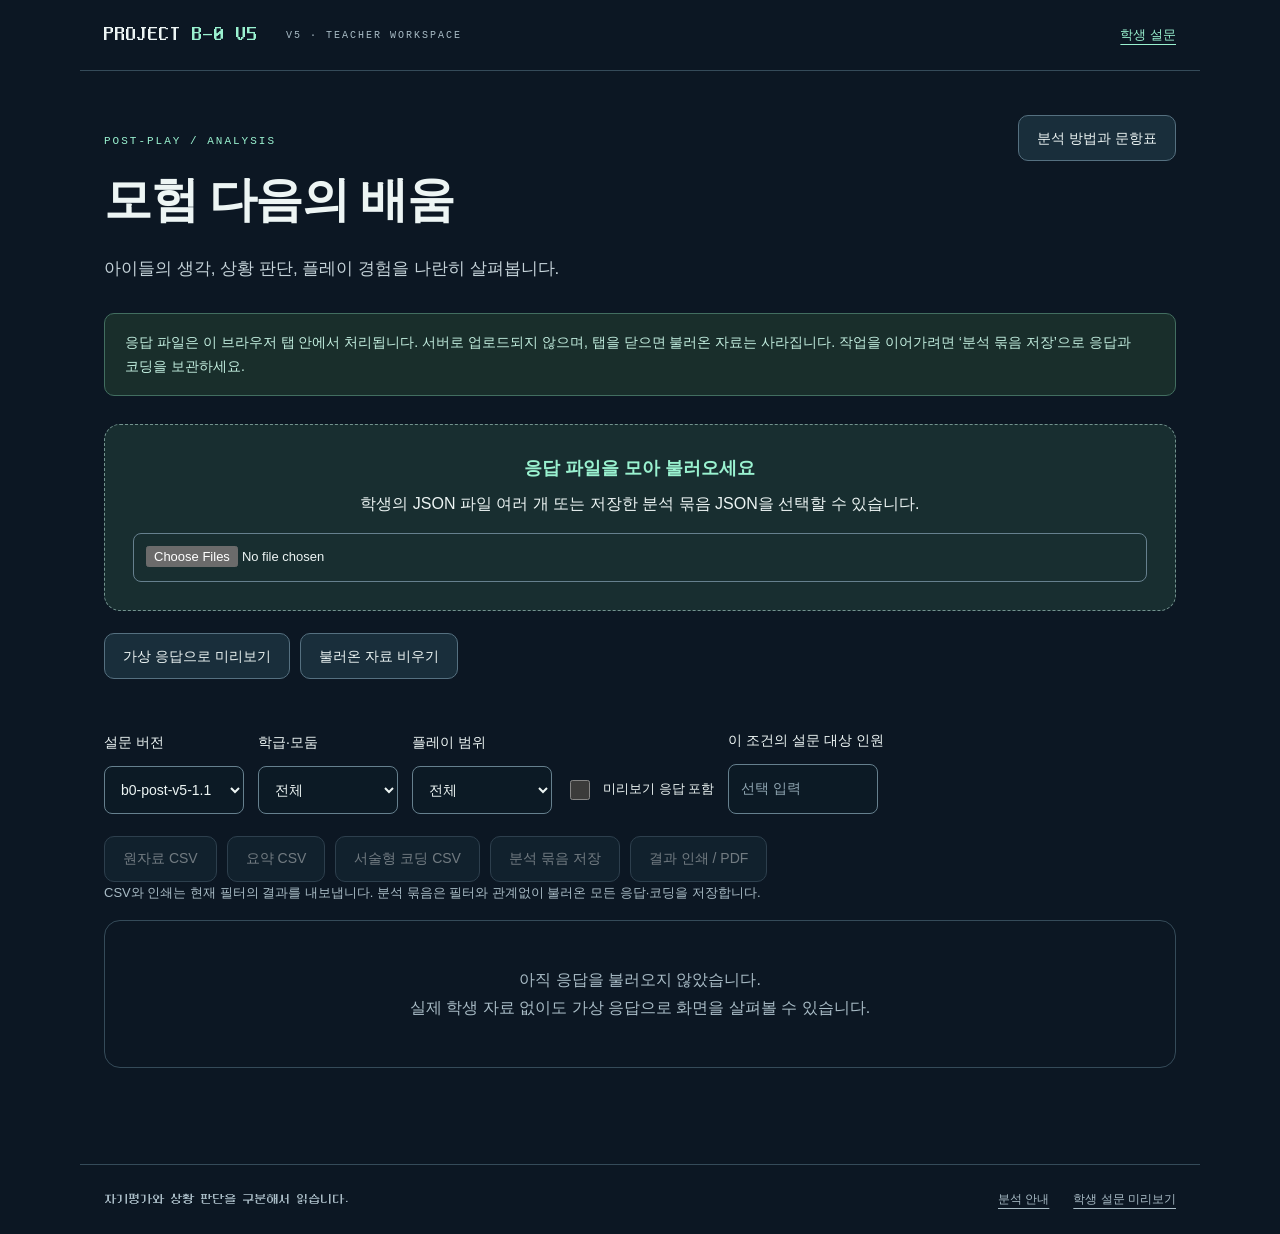
<file: v5/analysis.html>
<!doctype html>
<html lang="ko">
<head>
  <meta charset="utf-8"><meta name="viewport" content="width=device-width,initial-scale=1">
  <meta name="theme-color" content="#0c1723"><title>B-0 V5 · 플레이 후 설문 분석</title>
  <link rel="icon" href="../favicon.svg" type="image/svg+xml">
  <link rel="stylesheet" href="./survey.css?v=20261103optics1">
  <script defer src="./survey-model.js?v=20261103optics1"></script>
  <script defer src="./analysis.js?v=20261109card1"></script>
</head>
<body>
  <header class="site-header"><a class="brand" href="./">PROJECT <b>B-0 V5</b></a><span>V5 · TEACHER WORKSPACE</span><a href="./survey.html">학생 설문</a></header>
  <main class="wide-shell">
    <div class="page-title"><div><p class="eyebrow">POST-PLAY / ANALYSIS</p><h1>모험 다음의 배움</h1><p class="lead">아이들의 생각, 상황 판단, 플레이 경험을 나란히 살펴봅니다.</p></div><a class="button" href="./analysis-methods.html">분석 방법과 문항표</a></div>
    <div class="notice mint">응답 파일은 이 브라우저 탭 안에서 처리됩니다. 서버로 업로드되지 않으며, 탭을 닫으면 불러온 자료는 사라집니다. 작업을 이어가려면 ‘분석 묶음 저장’으로 응답과 코딩을 보관하세요.</div>
    <label class="upload-box"><strong>응답 파일을 모아 불러오세요</strong>학생의 JSON 파일 여러 개 또는 저장한 분석 묶음 JSON을 선택할 수 있습니다.<input id="files" type="file" accept=".json,application/json" multiple></label>
    <div class="actions no-print"><button type="button" id="demo">가상 응답으로 미리보기</button><button type="button" id="clear">불러온 자료 비우기</button></div>
    <p id="import-status" class="status" role="status"></p>
    <div id="filters" class="toolbar"></div>
    <div class="actions no-print"><button type="button" id="raw-export" disabled>원자료 CSV</button><button type="button" id="summary-export" disabled>요약 CSV</button><button type="button" id="coding-export" disabled>서술형 코딩 CSV</button><button type="button" id="bundle-export" disabled>분석 묶음 저장</button><button type="button" id="print" disabled>결과 인쇄 / PDF</button></div>
    <p class="muted no-print">CSV와 인쇄는 현재 필터의 결과를 내보냅니다. 분석 묶음은 필터와 관계없이 불러온 모든 응답·코딩을 저장합니다.</p>
    <div id="report"><p class="empty">아직 응답을 불러오지 않았습니다.<br>실제 학생 자료 없이도 가상 응답으로 화면을 살펴볼 수 있습니다.</p></div>
  </main>
  <footer class="site-footer"><span>자기평가와 상황 판단을 구분해서 읽습니다.</span><a href="./analysis-methods.html">분석 안내</a><a href="./survey.html?mode=preview">학생 설문 미리보기</a></footer>
  <noscript>분석을 사용하려면 JavaScript를 켜 주세요.</noscript>
</body>
</html>
</file>
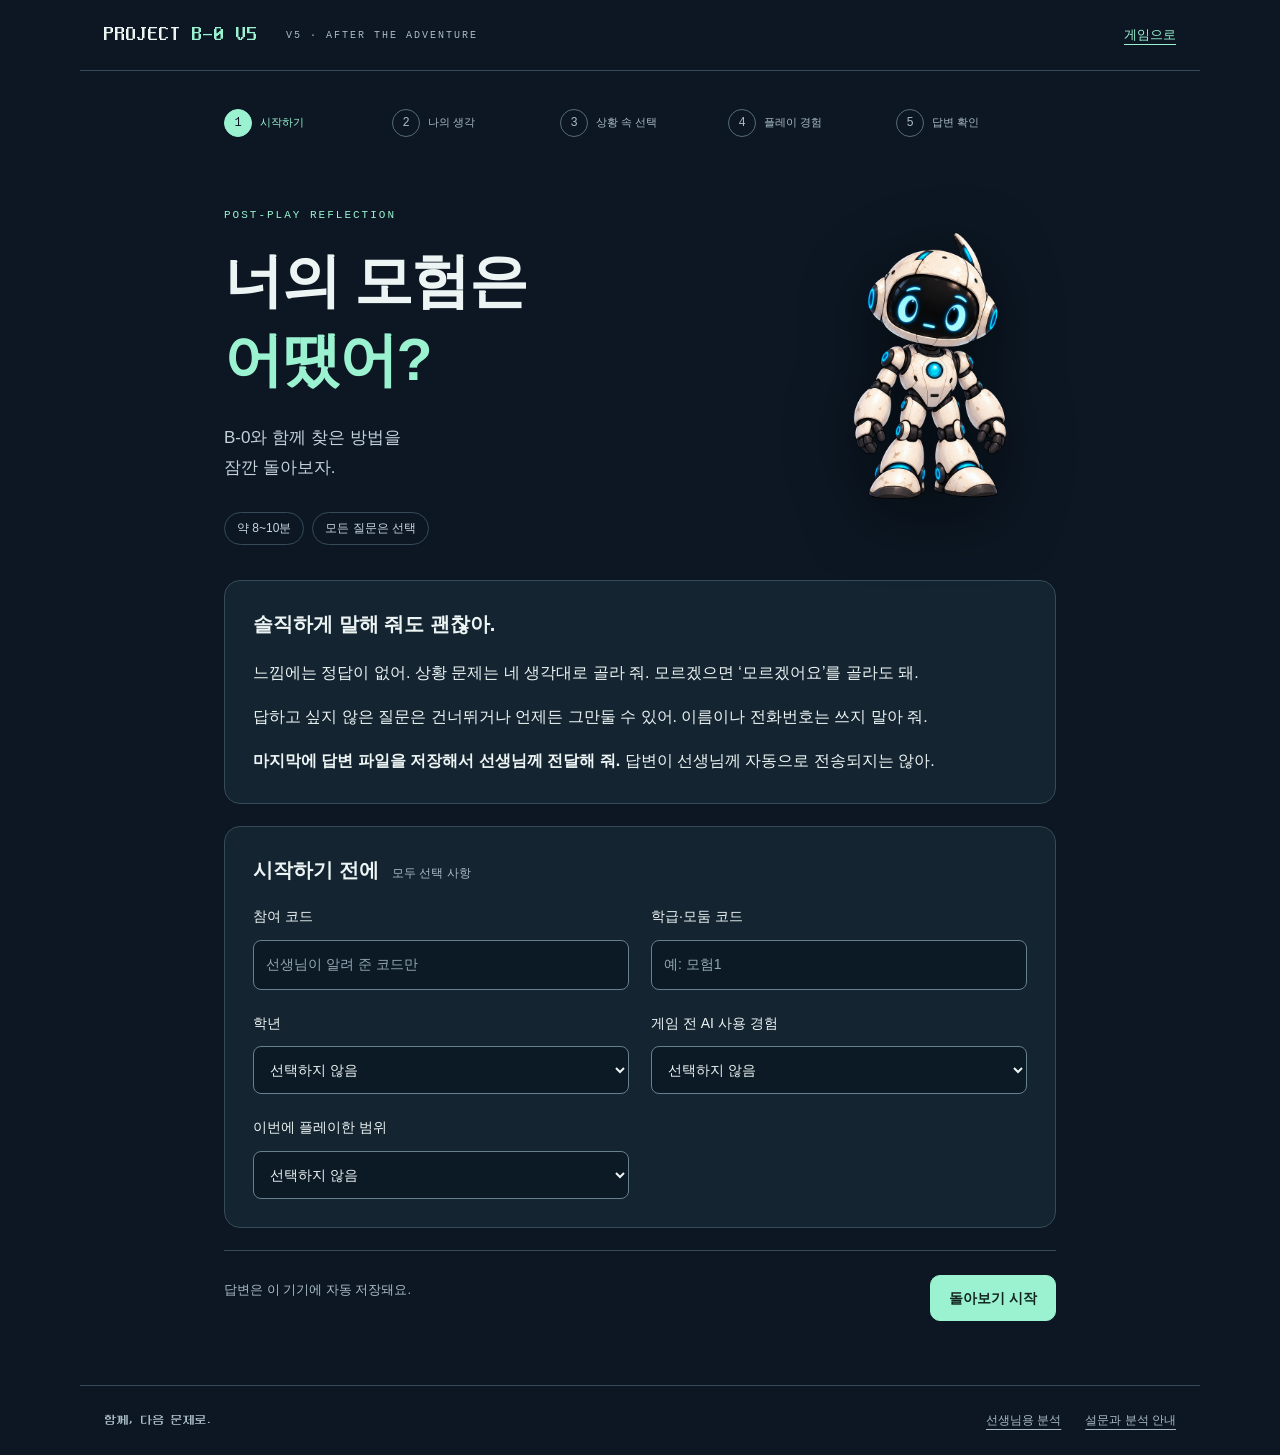
<file: v5/survey.html>
<!doctype html>
<html lang="ko">
<head>
  <meta charset="utf-8">
  <meta name="viewport" content="width=device-width,initial-scale=1">
  <meta name="theme-color" content="#0c1723">
  <title>B-0 V5 · 모험 돌아보기</title>
  <link rel="icon" href="../favicon.svg" type="image/svg+xml">
  <link rel="stylesheet" href="./survey.css?v=20261103optics1">
  <script defer src="./reflection-model.js?v=20261109card1"></script>
  <script defer src="./survey-model.js?v=20261103optics1"></script>
  <script defer src="./survey.js?v=20261103optics1"></script>
</head>
<body>
  <a class="skip" href="#survey-main">질문으로 바로 가기</a>
  <header class="site-header"><a class="brand" href="./">PROJECT <b>B-0 V5</b></a><span>V5 · AFTER THE ADVENTURE</span><a href="./">게임으로</a></header>
  <main id="survey-main" class="survey-shell" tabindex="-1"><p>설문을 불러오고 있어요.</p></main>
  <footer class="site-footer"><span>함께, 다음 문제로.</span><a href="./analysis.html">선생님용 분석</a><a href="./analysis-methods.html">설문과 분석 안내</a></footer>
  <noscript>설문에 답하려면 JavaScript를 켜 주세요.</noscript>
</body>
</html>
</file>
<file: firstperson.css>
@charset "UTF-8";
:root{color-scheme:dark;font-family:"Malgun Gothic","Apple SD Gothic Neo",system-ui,sans-serif;color:#e8f1f8;background:#070e17;--cyan:#ace5ef;--line:#496579}
*{box-sizing:border-box}body{margin:0;min-height:100dvh;background:#070e17}h1,h2,h3,p{margin:0}p{line-height:1.7}button,input{font:inherit}button{min-height:46px;padding:11px 15px;border:1px solid var(--line);border-radius:9px;background:#203449;color:#e8f1f8;cursor:pointer;touch-action:manipulation}button:hover{background:#2f4a61}button:focus-visible,input:focus-visible,summary:focus-visible{outline:3px solid #f2dda6;outline-offset:3px}.primary{background:var(--cyan);border-color:var(--cyan);color:#163848;font-weight:700}.primary:hover{background:#cbf0f5}.secondary{background:#22394e}.quiet{border-color:transparent;background:transparent;color:#bdcfde;font-size:13px}.wide{width:100%;margin-top:18px}.muted{color:#a3bacb;font-size:12px}.sr-only{position:absolute;width:1px;height:1px;overflow:hidden;clip-path:inset(50%)}[hidden]{display:none!important}
.awakening{position:relative;max-width:640px;margin:auto;height:100dvh;min-height:520px;overflow:hidden;background:#0e1924;isolation:isolate}.face{position:absolute;inset:0;background:url('./assets/b0-awakening-v1.webp') center 42%/cover no-repeat;transform:scale(1.07)}.face:after{content:"";position:absolute;inset:60% 0 0;background:linear-gradient(transparent,#091523e8)}.wake-controls{position:absolute;left:0;right:0;bottom:0;padding:20px 22px max(22px,env(safe-area-inset-bottom));display:flex;flex-direction:column;gap:15px;z-index:3}.intro-speech{min-height:108px;display:flex;align-items:end}.speech{max-width:90%;font-size:14px;line-height:1.65}.speech b{display:block;font-size:11px;font-weight:500;margin-bottom:7px;letter-spacing:.08em}.speech p{padding:12px 16px;border-radius:11px;word-break:keep-all;overflow-wrap:anywhere}.speech.student,.speech.thought{margin-right:auto}.speech.student p{color:#223547;background:#eef0ed;border-top-left-radius:2px}.speech.robot{margin-left:auto}.speech.robot b{text-align:right;color:#b7edfa}.speech.robot p{color:#123548;background:#b9e8f6;border-top-right-radius:2px}.speech.thought p{background:#102032d9;color:#d6e0ea;font-style:italic;border:1px solid #7290a4}.speech.thought b{color:#bfcedc}.next{align-self:end;min-width:100px;background:#12283bcc;border-color:#89aebf}.chapter-label{font-size:11px;letter-spacing:.09em;color:#b6cbdc}.resume-actions{display:grid;grid-template-columns:1fr 1fr;gap:12px}.eyelids{position:absolute;inset:0;z-index:2;background:#030812;pointer-events:none;opacity:0}.waking .eyelids{animation:open-eyes 1.5s ease-out both}.waking .face{animation:focus-eyes 1.7s ease-out both}
.game{max-width:640px;margin:auto;height:100dvh;min-height:560px;display:flex;flex-direction:column;background:#102132;overflow:hidden}.game>header{display:flex;align-items:center;justify-content:space-between;gap:12px;flex:none;padding:8px 18px;background:#142333}.game h1{font-size:14px;font-weight:500;color:#b7cbdc}.scene{position:relative;flex:1;min-height:380px;overflow:hidden;isolation:isolate;background:#1f2b39}.world{position:absolute;inset:0;transition:transform .6s ease;transform:scale(1)}.background{position:absolute;inset:0;background:url('./assets/practice-room-v2.png') center/100% 100% no-repeat}.device{position:absolute;background:url('./assets/devices-v2.png') no-repeat;background-size:200% 200%;pointer-events:none}.door-art{position:absolute;left:20%;top:19%;width:36%;height:42%;overflow:hidden;background:#132534}.door-art .device{inset:0;background-position:0 0;transition:transform 1.1s ease}.door-left{clip-path:inset(0 50% 0 0)}.door-right{clip-path:inset(0 0 0 50%)}.door-open .door-left{transform:translateX(-45%)}.door-open .door-right{transform:translateX(45%)}.lock-led{position:absolute;left:54%;top:42%;width:1%;height:4%;background:#c77c68;box-shadow:0 0 7px #eaa085;z-index:2;border-radius:3px}.unlocked .lock-led{background:#a8ecc3;box-shadow:0 0 10px #9ff6c4}.terminal-art{left:52%;top:36%;width:27%;height:33%;background-position:100% 0;z-index:2}.map-art{left:2%;top:22%;width:21%;height:23%;background-position:0 100%;clip-path:inset(12% 0 0)}.light-art{left:75%;top:6%;width:16%;height:20%;background-position:100% 100%;clip-path:inset(12% 0 0)}.robot-sprite{position:absolute;left:62%;bottom:3%;width:35%;aspect-ratio:1;background:url('./assets/b0-poses-v2.png') 0 0/300% 200% no-repeat;filter:drop-shadow(0 5px 3px #0005);pointer-events:none;z-index:4}.targets{position:absolute;inset:0;z-index:5;pointer-events:none}.target{position:absolute;background:transparent!important;border:0;min-width:44px;min-height:44px;padding:0;pointer-events:auto;border-radius:4px}.target:focus-visible{outline-offset:-3px}.targets.inactive{visibility:hidden}.target-door{left:23%;top:21%;width:29%;height:40%}.target-lock{left:52%;top:40%;width:9%;height:14%;z-index:1}.target-map{left:3%;top:25%;width:20%;height:22%}.target-robot{left:65%;bottom:3%;width:30%;height:28%}.target-terminal{left:60%;top:39%;width:16%;height:23%}.approach-controls{position:absolute;left:0;right:0;bottom:18px;display:flex;justify-content:center;gap:10px;padding:0 14px;z-index:7}.approach-controls button{box-shadow:0 4px 15px #0005}.room-speech{position:absolute;bottom:85px;left:15px;right:15px;z-index:7;pointer-events:none}.game>footer{flex:none;min-height:70px;display:flex;align-items:center;justify-content:space-between;gap:12px;padding:10px 18px;background:#142333}.game>footer button{font-size:12px}.item-count{padding-left:7px;color:#bfeafa}.room-goal{font-size:11px;color:#a2bbc9}
.modal{width:calc(100% - 28px);max-width:500px;max-height:90dvh;padding:0;color:#e5eef4;background:#172b3d;border:1px solid #57758c;border-radius:15px;box-shadow:0 15px 90px #0009}.modal::backdrop{background:#07121eca}.modal-header{position:sticky;top:0;z-index:5;display:flex;align-items:center;justify-content:space-between;gap:10px;padding:12px 16px;background:#172b3d;border-bottom:1px solid #365065}.modal h2{font-size:17px;font-weight:500}.modal-body{padding:20px}.modal-body>p{font-size:14px;margin-bottom:18px}.modal-body>.speech{margin-top:16px}.modal-body>.speech p{font-size:13px}.action-row{display:grid;grid-template-columns:1fr 1fr;gap:10px;margin-top:18px}.action-row button{font-size:12px}.options{display:grid;gap:10px;margin-top:18px}.door-detail{height:220px;position:relative;overflow:hidden;margin-bottom:16px;background:#112333}.door-detail .device{left:10%;top:-12%;width:80%;height:140%;background-position:0 0}.map-detail{height:180px;position:relative;overflow:hidden;background:#122737;margin-bottom:18px}.map-detail .device{left:10%;top:-25%;width:80%;height:150%;background-position:0 100%;clip-path:inset(12% 0 0)}.notice-paper{padding:22px;background:#e5e0cf;color:#31414c;border-radius:3px}.notice-paper h3{font-size:16px;margin-bottom:12px}.notice-paper p{font-size:14px}.robot-detail{position:relative;height:220px;overflow:hidden}.robot-detail>.robot-sprite{left:50%;bottom:0;transform:translateX(-50%);width:230px;height:230px}.robot-detail.found>.robot-sprite{background-position:50% 100%}.little-paper{position:absolute;left:48%;top:57%;height:45px;width:30px;background:#eee6d2;border:1px solid #c9c1b0;transform:rotate(-7deg);z-index:5;box-shadow:0 2px 4px #0004;animation:paper-slide .6s ease both}.compartment-mark{width:100%;height:120px;background:url('./assets/b0-poses-v2.png') 50% 0/300% 200%;background-size:570px 380px;max-width:190px;margin:20px auto;opacity:.85}.password-note{background:#ece6d7;color:#263b48;padding:24px;text-align:center;box-shadow:0 5px 0 #091a2866;margin:8px 0 20px;transform:rotate(-1deg);border-radius:3px}.password-note small{font-size:11px;color:#697779}.password-note h3{font-size:17px;font-weight:500;margin:12px 0}.password-note strong{display:block;font-size:48px;font-weight:700;letter-spacing:.15em;margin:16px 0 12px;line-height:1.2}.password-note p{font-size:11px;line-height:1.6;color:#657171}.keypad{max-width:330px;margin:auto}.keypad label{display:block;font-size:12px;color:#aac1cf;margin-bottom:12px}.keypad input{display:block;width:100%;height:65px;text-align:center;background:#0b1e2c;color:#c3f2df;border:1px solid #65899e;border-radius:8px;letter-spacing:.25em;font-size:30px;caret-color:#d8eff3}.keys{display:grid;grid-template-columns:repeat(3,1fr);gap:9px;margin-top:16px}.key{font-size:20px;min-height:52px}.key.small{font-size:12px}#lock-status{margin:15px 0 0;min-height:40px;font-size:12px;color:#c4d7e5;line-height:1.6}.note-peek{margin-top:16px;border-top:1px solid #405e73;padding-top:8px}.note-peek summary{cursor:pointer;min-height:44px;line-height:44px;font-size:13px;color:#b9e5f3}.story{font-size:15px!important}.axiom{margin-top:24px;padding:16px;border-left:2px solid #627e91;background:#102334;font-size:12px!important;color:#bdcddb}.ending small{display:block;margin-top:16px}
@keyframes open-eyes{0%{opacity:1}100%{opacity:0}}@keyframes focus-eyes{0%{filter:blur(6px);transform:scale(1.1)}100%{filter:blur(0);transform:scale(1.07)}}@keyframes paper-slide{from{opacity:0;transform:translateY(12px) rotate(-7deg)}to{opacity:1;transform:translateY(0) rotate(-7deg)}}
@media(min-width:760px){.game,.awakening{height:calc(100dvh - 24px);margin:12px auto;border-radius:14px;border:1px solid #2f485d}}
@media(max-width:420px){.wake-controls{padding:15px 16px 22px}.speech{max-width:94%;font-size:13px}.speech p{padding:11px 13px}.modal-body{padding:16px}.modal h2{font-size:16px}.robot-detail{height:190px}.robot-detail>.robot-sprite{width:200px;height:200px}.game>header{padding:7px 14px}.game>footer{padding:10px 14px}.door-detail{height:190px}}
@media(max-height:650px){.game{height:auto;min-height:100dvh}.scene{height:440px;flex:none}.awakening{min-height:480px}.intro-speech{min-height:90px}.modal{max-height:94dvh}.map-detail{height:130px}}
@media(prefers-reduced-motion:reduce){*,*:before,*:after{animation:none!important;transition:none!important}.eyelids{opacity:0}.face{filter:none}}
.door-art{background:transparent}.door-open .door-art{background:#0c1722}

.robot-detail.thinking>.robot-sprite{background-position:50% 0}
.robot-detail.found{height:250px}
.robot-detail.found>.robot-sprite{width:260px;height:250px;background:url('./assets/b0-note-v1.webp') center/contain no-repeat}
body{display:flow-root}

/* The same portrait and room artwork remain underneath the animated screen. */
.face{background:none;transform:scale(1.07)}
.live-portrait{width:100%;height:100%;display:block;overflow:visible}
.live-mouth{fill:#75edff;filter:drop-shadow(0 0 5px #1ddcff);transform-origin:var(--mouth-x) var(--mouth-y);transition:rx .3s}
.brow{fill:none;stroke:#75edff;stroke-width:16;stroke-linecap:round;filter:drop-shadow(0 0 7px #10cfff);transition:transform .6s;transform-box:fill-box;transform-origin:center}
.eye{transform-origin:var(--eye-x) var(--eye-y);animation:robot-blink 6.8s infinite}
.eye-right{animation-delay:.04s}
.face[data-mood="thinking"] .brow-left{transform:rotate(-12deg) translateY(-9px)}
.face[data-mood="thinking"] .brow-right{transform:rotate(13deg) translateY(8px)}
.face[data-mood="concerned"] .brow-left{transform:rotate(-20deg) translateY(-5px)}
.face[data-mood="concerned"] .brow-right{transform:rotate(20deg) translateY(-8px)}
.face[data-mood="friendly"] .brow{transform:translateY(-14px)}
.face[data-mood="friendly"] .live-mouth{rx:14px}
.speaking .live-mouth{animation:robot-talk .71s infinite}
.sprite-face{position:absolute;inset:0;width:100%;height:100%;overflow:visible}
.sprite-face .live-mouth{filter:drop-shadow(0 0 2px #11d8ff)}
.robot-sprite[data-mood="thinking"]{background-position:50% 0}
.robot-detail.found .robot-sprite{background-position:center}
/* A bounded illustrated room, with all artwork and hit targets on one plane. */
.scene{touch-action:none;cursor:grab;user-select:none;-webkit-user-select:none;outline-offset:-3px}
.scene.dragging,.scene.dragging .target{cursor:grabbing}
.world{inset:-7% -25%;transform:translate3d(0,0,0);transition:none;will-change:transform}
.world>.robot-sprite{left:53%;bottom:9%}
.target-robot{left:56%;bottom:9%}
.target{touch-action:none;cursor:pointer}
.look-hint{position:absolute;bottom:17px;left:50%;transform:translateX(-50%);white-space:nowrap;font-size:11px;color:#dfebf2;background:#102233b8;padding:7px 11px;border-radius:16px;pointer-events:none;transition:opacity .3s;z-index:6}
.look-hint.dismissed{opacity:0}
.game{position:relative}
.departure{position:absolute;inset:0;z-index:12;pointer-events:none;overflow:hidden}
.departure .face{animation:retreat-face 2.2s cubic-bezier(.25,.55,.28,1) both;transform-origin:48% 50%}
.departure .face:after{animation:clear-portrait .5s both}
.departure .portrait-photo{animation:clear-portrait .45s .1s both}
.revealing .world>.robot-sprite{animation:retreat-body 2.2s ease-out both;transform-origin:50% 35%}
.revealing .background,.revealing .device{animation:room-focus 2.2s ease-out both}
.revealing>header,.revealing>footer,.revealing .look-hint{animation:show-room-ui 2.2s both}
.revealing .targets{pointer-events:none;visibility:hidden}
@keyframes robot-talk{0%,100%{transform:scale(1,1)}18%{transform:scale(.8,2.5)}34%{transform:scale(1.03,1.2)}51%{transform:scale(.65,3.2)}70%{transform:scale(.9,1.7)}84%{transform:scale(1,1)}}
@keyframes robot-blink{0%,44%,48%,100%{transform:scaleY(1)}46%{transform:scaleY(.06)}}
@keyframes retreat-face{0%,20%{transform:scale(1.07);opacity:1}55%{opacity:1}100%{transform:translate(29%,20%) scale(.16);opacity:0}}
@keyframes retreat-body{0%,22%{opacity:0;transform:translate(-16%,-12%) scale(2.7)}55%{opacity:.7}100%{opacity:1;transform:none}}
@keyframes clear-portrait{from{opacity:1}to{opacity:0}}
@keyframes room-focus{from{filter:blur(6px);opacity:.4}to{filter:none;opacity:1}}
@keyframes show-room-ui{0%,70%{opacity:0}100%{opacity:1}}
@media(prefers-reduced-motion:reduce){.eye,.speaking .live-mouth{animation:none}.world{will-change:auto}}

/* Six illustrated faces form a room around the viewer. Rotation reveals new walls. */
.game>header{position:relative;z-index:20;gap:6px}
.location{min-width:0}.location h1{font-size:13px;white-space:nowrap}
.view-direction{display:block;font-size:10px;color:#8da7bb;margin-top:3px}
.game>header nav{display:flex;flex:none;gap:2px}.game>header .quiet{padding:9px 10px;font-size:12px}
.opening-header{position:absolute;z-index:5;top:0;left:0;right:0;display:flex;align-items:center;justify-content:space-between;padding:10px 18px;background:linear-gradient(#081624c9,transparent);font-size:11px;color:#d9e7f0}
.scene{perspective:540px;perspective-origin:50% 50%}
.room-rig{position:absolute;left:50%;top:50%;width:0;height:0;transform-style:preserve-3d;will-change:transform}
.room-wall{position:absolute;left:-512px;top:-512px;width:1024px;height:1024px;backface-visibility:hidden;-webkit-backface-visibility:hidden;transform-origin:center;background:#293847}
.world{inset:auto;left:-512px;top:-512px;width:1024px;height:1024px;transform:translateZ(-511.5px);will-change:auto}
.wall-left{transform:rotateY(90deg) translateZ(-511.5px)}
.wall-right{transform:rotateY(-90deg) translateZ(-511.5px)}
.wall-back{transform:rotateY(180deg) translateZ(-511.5px)}
.wall-paint{position:absolute;inset:0;background-image:url('./assets/room-sides-v1.webp');background-size:200% 200%;pointer-events:none}
.wall-left .wall-paint{background-position:0 0}
.wall-right .wall-paint{background-position:100% 0}
.wall-back .wall-paint{background-position:0 100%}
.wall-floor{transform:rotateX(90deg) translateZ(-511.5px);background:url('./assets/room-sides-v1.webp') 100% 100%/200% 200%}
.wall-ceiling{transform:rotateX(-90deg) translateZ(-511.5px);background:repeating-linear-gradient(0deg,transparent 0 248px,#142433 249px 254px),repeating-linear-gradient(90deg,#283a49 0 248px,#142433 249px 254px)}
.side-wall .target{z-index:5}
.target-cabinet{left:4%;top:34%;width:52%;height:47%}
.target-bench{left:9%;top:38%;width:82%;height:40%}
.target-window{left:23%;top:19%;width:55%;height:42%}
.revealing .wall-paint{animation:room-focus 2.2s ease-out both}
.revealing .side-wall .target{visibility:hidden}
.room-wall:not(.wall-floor):not(.wall-ceiling)::after{content:"";position:absolute;inset:0;pointer-events:none;background:linear-gradient(90deg,#172533cc,transparent 12px,transparent calc(100% - 12px),#172533cc);z-index:6}
.robot-anchor{position:absolute;left:-150px;top:-150px;width:300px;height:300px;backface-visibility:hidden}
.robot-anchor>.robot-sprite{left:0;bottom:0;width:100%;height:100%}
.robot-anchor>.target-robot{left:20%;top:3%;bottom:auto;width:65%;height:94%}
.revealing .robot-anchor>.robot-sprite{animation:retreat-body 2.2s ease-out both;transform-origin:50% 35%}
.revealing .robot-anchor>.target{visibility:hidden}
@media(max-width:380px){.game>header{padding:8px 10px}.location h1{font-size:11px}.game>header .quiet{padding:8px;font-size:11px}}

/* A single spherical image provides every wall, corner, floor and ceiling. */
.panorama-canvas{position:absolute;inset:0;width:100%;height:100%;z-index:-1;pointer-events:none}
.room-wall{background:transparent!important}
.room-wall::after{display:none}
.render-error{position:absolute;top:20px;left:20px;right:20px;padding:16px;z-index:30;background:#142b3e;border:1px solid #8db9d0;border-radius:8px;font-size:13px}
.door-art{top:23%;height:50%}
.target-door{top:24%;height:47%}
.lock-led{top:49%}.target-lock{top:47%}
.target-cabinet{left:25%;top:34%;width:65%;height:44%}
.target-window{left:30%;top:19%;width:60%;height:32%}
.target-bench{left:9%;top:53%;width:82%;height:25%}
.awakening::before{content:"";position:absolute;inset:-20px;background:url('./assets/practice-room-v2.png') center/cover;filter:blur(12px);opacity:.45}
.face{inset:auto;left:50%;top:42%;width:148%;height:auto;aspect-ratio:2/3;transform:translate(-50%,-28%);z-index:1;background:none}
.face:after{display:none}
.waking .face{animation:none}
.wake-controls{background:linear-gradient(transparent,#091523e8)}
.live-portrait .brow{stroke-width:10}
.live-body{background:none!important}
.live-body>.live-portrait{width:100%;height:100%}
.revealing .robot-anchor>.robot-sprite{animation:none;visibility:hidden}
.departure.body-retreat .face{inset:auto;left:0;top:0;margin:0;aspect-ratio:auto;animation:none;transform-origin:0 0;transform:none}
.departure.body-retreat{background:none}
.revealing .panorama-canvas{animation:room-focus 1.8s ease-out both}
/* Large wall guide: deliberately empty until the full laboratory map is ready. */
.map-board{position:absolute;left:-26%;top:18%;width:42%;height:40%;padding:22px;display:flex;flex-direction:column;gap:12px;color:#35434b;background:linear-gradient(115deg,#bdbdb1,#dedbcd 50%,#c3c2b4);border:10px solid #58656c;border-radius:4px;box-shadow:0 8px 12px #0007,inset 0 0 0 2px #8a918b;pointer-events:none}
.map-board>small{font-size:15px;letter-spacing:2px}.map-board>strong{font-size:29px;font-weight:700}
.map-placeholder{flex:1;min-height:80px;display:flex;flex-direction:column;align-items:center;justify-content:center;gap:14px;border:2px dashed #8e9997;background:#a7b4ad16;color:#677875}
.map-board .map-placeholder{font-size:23px}
.target-map{left:-26%;top:18%;width:42%;height:40%}
.map-preview{padding:20px;background:#dad8cb;color:#35434b;border:6px solid #63727a;border-radius:5px;margin:10px 0 16px}
.map-preview h3{margin:0 0 16px;font-size:20px}.map-preview .map-placeholder{min-height:200px}.map-preview .map-placeholder span{font-size:20px}.map-preview .map-placeholder small{font-size:12px}
.revealing>header,.revealing>footer{animation-duration:1.8s}
/* Compact camera tools and two optional objects to investigate. */
.zoom-controls{display:flex;align-items:center;gap:2px}.zoom-button{min-width:36px;min-height:40px;padding:4px 7px;background:transparent;border-color:#577080;font-size:20px!important}.zoom-value{width:40px;text-align:center;font-size:11px;color:#c2d3dc}.zoom-button:disabled{opacity:.35;cursor:default}.game>footer{gap:8px;flex-wrap:wrap}.game>footer>.room-goal{font-size:10px}.game>footer>button{padding:9px}
.artifact-art{position:absolute;pointer-events:none;filter:drop-shadow(2px 5px 3px #0008)}.artifact-art svg{width:100%;height:100%}.art-filebox,.target-filebox{left:32%;top:54%;width:20%;height:14%}.art-envelope,.target-envelope{left:55%;top:55%;width:18%;height:10%}.side-wall .target-filebox,.side-wall .target-envelope{z-index:7}.decoy-detail{height:130px;position:relative;margin:8px 0 18px}.decoy-detail .artifact-art{inset:0;width:190px;height:130px;margin:auto}.decoy-detail .target{display:none}
@media(max-width:380px){.game>footer{padding:8px}.zoom-button{min-width:30px}.zoom-value{width:35px}}
/* Questions are selectable dialogue, separate from actions on objects. */
.conversation-modal .robot-detail{height:150px;margin:-8px 0 4px}.conversation-modal .robot-detail>.robot-sprite{width:150px;height:150px}.conversation-reply .speech{margin-top:10px}.conversation-reply .speech p{margin:0;font-size:14px}.question-panel{margin-top:22px;padding-top:16px;border-top:1px solid #395466}.question-panel>p{font-size:12px;color:#aec5d4;margin:0 0 12px}.question-choices{display:grid;grid-template-columns:1fr 1fr;gap:9px}.question-choices button{text-align:left;font-size:13px;line-height:1.5;padding:12px;min-height:48px}.conversation-modal .wide{margin-top:16px}
@media(max-width:380px){.question-choices{grid-template-columns:1fr}.conversation-modal .robot-detail{height:115px}.conversation-modal .robot-detail>.robot-sprite{width:115px;height:115px}}
/* Door leaves now use the panorama camera; retain the original room frame only. */
.world>.door-art{display:none}

/* Off-screen 3D hotspots must never scroll the camera viewport on focus. */
.scene{overflow:clip}
.corridor-transition{position:absolute;inset:0;background:url('./assets/lab-corridor-v1.webp') center/cover no-repeat;opacity:0;z-index:35;pointer-events:none;transform-origin:50% 48%}.leaving-room{position:relative}.leaving-room .robot-anchor{opacity:0;transition:opacity .6s}.leaving-room>header,.leaving-room>footer,.leaving-room .look-hint{opacity:0;transition:opacity .6s}
.corridor-game{position:relative}.corridor-scene{position:relative;flex:1;min-height:380px;overflow:clip}.corridor-view{position:absolute;inset:0;background:url('./assets/lab-corridor-v1.webp') center/cover no-repeat;transform:scale(1.1)}.corridor-dialogue{position:absolute;bottom:0;left:0;right:0;padding:24px 20px;display:flex;flex-direction:column;gap:14px;background:linear-gradient(transparent,#0b1b2ef0)}.corridor-dialogue .next{align-self:flex-end}.corridor-dialogue .speech{width:90%}.corridor-caption{font-size:12px;color:#d0dce2}.speech.system{margin:auto}.speech.system b{text-align:center;color:#e7c3a0}.speech.system p{background:#192634ee;border:1px solid #a68265;color:#f0ddc9;text-align:center}.corridor-game>footer{justify-content:center}.corridor-game>footer small{font-size:11px;color:#b5c8d6}
@media(prefers-reduced-motion:reduce){.corridor-view{transform:none}}

/* B-0 walks alongside the student, then stops completely at AXIOM's command. */
.corridor-b0{position:absolute;right:8%;bottom:24%;width:32%;height:42%;pointer-events:none;filter:drop-shadow(0 9px 5px #0007)}
.corridor-b0>.robot-sprite{inset:0;width:100%;height:100%;transform:none;background:none;filter:none}
.corridor-b0.walking{animation:corridor-step .85s ease-in-out infinite alternate}
.corridor-b0.halted,.corridor-b0.halted *{animation:none!important}.corridor-b0.halted .live-portrait{filter:saturate(.55) brightness(.85)}
.corridor-command{position:absolute;top:23%;left:6%;right:6%;max-width:none;width:auto;z-index:3}
.corridor-command p{background:#142330f5}.corridor-game .corridor-dialogue{z-index:4}
.resume-actions:has(>button:only-child){grid-template-columns:1fr}
@keyframes corridor-step{from{transform:translateY(-3px) rotate(-.6deg)}to{transform:translateY(3px) rotate(.6deg)}}
@media(prefers-reduced-motion:reduce){.corridor-b0.walking{animation:none}}

.campaign-home h1{font-size:clamp(30px,7vw,46px);letter-spacing:.04em;color:#d8f3f6}
.campaign-home .wake-controls{gap:12px;background:linear-gradient(transparent,#091523f5 35%);padding-top:70px}
.campaign-tagline{font-size:14px;color:#bdd1dc}.campaign-buttons{display:grid;gap:10px;margin-top:8px}
.campaign-home .muted{font-size:11px;text-align:center}

/* Temporary lesson review control; keep the location and camera reset readable. */
.lesson-jump{background:#102b40ed!important;color:#e0f7ff!important;font-size:11px!important;white-space:nowrap;border:1px dashed #6e8b9e!important;padding:7px 9px!important;min-height:36px}
.game>header,.opening-header{flex-wrap:wrap;gap:6px 10px}
.game>header>nav,.opening-header>nav{display:flex;align-items:center;flex-wrap:wrap;justify-content:flex-end;gap:6px}
@media(max-width:480px){.game>header h1{font-size:12px}.game>header>nav,.opening-header>nav{margin-left:auto}.game>header .quiet,.opening-header .quiet{font-size:11px;padding:7px 8px}}
</file>
<file: chapter2.css>
/* A small physical room: one material, shared camera, actual box positions. */
.c2-game{max-width:760px;background:#0b141d;isolation:isolate}
.c2-game>header h1{font-size:13px;font-weight:500}
.c2-stage{position:relative;flex:1;min-height:280px;overflow:clip;perspective-origin:50% 50%;touch-action:none;user-select:none;background:#182532;cursor:grab;isolation:isolate}
.c2-world{position:absolute;left:50%;top:50%;width:0;height:0;transform-style:preserve-3d}
.c2-wall,.c2-floor,.c2-ceiling{position:absolute;background:#566575 url('./assets/chapter2-metal-v1.webp') 0 0/300px 300px;backface-visibility:hidden;box-sizing:border-box}
.c2-wall{width:600px;height:420px;left:-300px;top:-240px;border:7px solid #263442;box-shadow:inset 0 0 65px #08121b88;transform-style:preserve-3d}
.c2-wall-front{transform:translateZ(-300px)}
.c2-wall-back{transform:rotateY(180deg) translateZ(-300px)}
.c2-wall-left{transform:rotateY(90deg) translateZ(-300px)}
.c2-wall-right{transform:rotateY(-90deg) translateZ(-300px)}
.c2-floor{width:600px;height:600px;left:-300px;top:-300px;transform:translateY(180px) rotateX(90deg);background-color:#33424a;box-shadow:inset 0 0 100px #0c1b2f99;border:4px solid #263442}
.c2-ceiling{width:600px;height:600px;left:-300px;top:-300px;transform:translateY(-240px) rotateX(-90deg);filter:brightness(.55)}
.c2-light{position:absolute;width:170px;height:12px;top:23px;left:205px;background:#cae8ec;border:4px solid #293b49;box-shadow:0 2px 13px #c1f0ff80}
.c2-object{position:absolute;min-height:0;border-radius:0;padding:0;backface-visibility:hidden;touch-action:none;transform-style:preserve-3d}
/* Filters flatten 3D children and shift an open lid's visible/clickable plane. */
.c2-object:hover{filter:none}
.c2-object:focus-visible,.c2-cube:focus-visible,.c2-robot:focus-visible,.c2-cabinet:focus-visible{outline:2px solid #e2debf;outline-offset:4px}
.c2-entry{width:125px;height:220px;left:-62px;top:-40px;transform:rotateY(180deg) translateZ(-297px);background:#495560 url('./assets/chapter2-metal-v1.webp') center/250px;border:10px solid #26313c;box-shadow:inset 0 0 0 3px #778390,inset 0 0 20px #101c2d}
.c2-entry span{display:block;width:2px;height:100%;margin:auto;background:#1a2734}
.c2-window{width:145px;height:108px;left:32px;top:-205px;transform:translateZ(-296px);border:9px solid #273947;box-shadow:0 0 0 3px #a3acb0,inset 0 0 12px #000;background:#7194a1;overflow:visible}
.c2-window-glass{position:absolute;inset:0;background:linear-gradient(140deg,#adcad529,#1d364d55),url('./assets/lab-corridor-v1.webp') center 40%/cover;box-shadow:inset 0 0 0 3px #8099a5;transform-origin:top;transition:transform .65s,opacity .65s}
.c2-window-glass:after{content:'';position:absolute;inset:0;background:linear-gradient(120deg,transparent 20%,#bddfe725 22%,transparent 25%,transparent 55%,#daeaf525 57%,transparent 65%)}
.c2-latch{position:absolute;bottom:3px;left:55px;width:23px;height:6px;background:#c1c9c9;border:2px solid #4b5b62;box-shadow:0 2px 3px #000}
.c2-window.open{background:#526c79 url('./assets/lab-corridor-v1.webp') center/cover}
.c2-window.open .c2-window-glass{transform:rotateX(105deg);opacity:.35}
.c2-window.open .c2-latch{transform:rotate(90deg)}
.c2-fake-window{left:-72px;top:-110px;transform:rotateY(-90deg) translateZ(-296px);background:#69747a url('./assets/chapter2-metal-v1.webp') center/160px;box-shadow:0 0 0 3px #a3acb0,inset 0 0 0 7px #26333d}
.c2-fake-window .c2-window-glass{background:linear-gradient(135deg,#abc6cdcc,#405c70ee);transform-origin:left}
.c2-fake-window.open{background:#4a5661 url('./assets/chapter2-metal-v1.webp') center/160px;box-shadow:0 0 0 3px #a3acb0,inset 0 0 24px 8px #142431}
.c2-fake-window.open .c2-window-glass{transform:rotateY(-100deg);opacity:1}
.c2-vent{width:130px;height:116px;left:-65px;top:-43px;transform:rotateY(90deg) translateZ(-296px);background:#18232c;border:6px solid #364653;box-shadow:0 0 0 2px #8a969c}
.c2-vent-inside{position:absolute;inset:5px;background:#46505a url('./assets/chapter2-metal-v1.webp') center/180px;box-shadow:inset 0 0 30px 12px #0009}
.c2-vent-inside:after{content:'';position:absolute;inset:15px;background:repeating-linear-gradient(35deg,#687179 0 13px,#38434c 14px 17px);border:5px solid #29353f;box-shadow:inset 0 0 10px #000}
.c2-vent-lid{position:absolute;inset:0;background:#687681 url('./assets/chapter2-metal-v1.webp') center/210px;padding:14px 8px;transform-origin:left;transition:transform .6s;backface-visibility:visible}
.c2-vent-lid i{display:block;height:6px;background:#162631;box-shadow:0 1px 0 #bdc4c4;margin-bottom:8px}
.c2-vent.open .c2-vent-lid{transform:rotateY(-110deg)}
.c2-cube{position:absolute;left:0;top:0;transform-style:preserve-3d;touch-action:none;cursor:grab}
.c2-cube:active{cursor:grabbing}
.c2-face{position:absolute;border:3px solid #202d36;background:#716e61 url('./assets/chapter2-metal-v1.webp') center/165px;box-sizing:border-box;backface-visibility:hidden;box-shadow:inset 0 0 0 2px #a5aa9b,inset 0 0 15px #26313b88}
.c2-front,.c2-back{width:var(--w);height:var(--h)}
.c2-front{transform:translateZ(calc(var(--d)/2))}
.c2-back{transform:rotateY(180deg) translateZ(calc(var(--d)/2));filter:brightness(.65)}
.c2-left,.c2-right{width:var(--d);height:var(--h);left:calc((var(--w) - var(--d))/2)}
.c2-left{transform:rotateY(-90deg) translateZ(calc(var(--w)/2));filter:brightness(.72)}
.c2-right{transform:rotateY(90deg) translateZ(calc(var(--w)/2));filter:brightness(.87)}
.c2-top{width:var(--w);height:var(--d);top:calc((var(--h) - var(--d))/2);transform:rotateX(90deg) translateZ(calc(var(--h)/2));filter:brightness(1.13)}
.c2-face:before,.c2-face:after{content:'';position:absolute;top:0;bottom:0;width:8px;background:#39454b;box-shadow:inset 1px 0 #aab0ac,inset -2px 0 #1c2831}
.c2-face:before{left:9px}.c2-face:after{right:9px}
.c2-front i,.c2-back i{position:absolute;left:calc(50% - 14px);top:45%;width:28px;height:9px;border:3px solid #273740;border-radius:3px;box-shadow:0 1px #adb3af;background:#172a36}
.c2-small .c2-face{background-color:#83715c;background-blend-mode:luminosity}
.c2-wide .c2-face{background-color:#52676c;background-blend-mode:luminosity}
.c2-cube.selected>.c2-face{border-color:#c2c9ba}
.c2-cube.unstable .c2-front{animation:c2-box-shift .6s ease 1}
@keyframes c2-box-shift{25%{translate:3px 0}75%{translate:-2px 0}}
.c2-cabinet{position:absolute;width:85px;height:148px;transform:translate3d(198px,32px,220px) rotateY(-90deg);transform-style:preserve-3d;cursor:pointer}
.c2-cabinet .c2-front{background:#111e28;box-shadow:inset 0 -42px 0 -40px #84929a,inset 0 -85px 0 -83px #84929a}
.c2-cabinet-door{position:absolute;inset:0;transform:translateZ(32px);transform-origin:left;background:#596873 url('./assets/chapter2-metal-v1.webp') center/180px;border:4px solid #2e3c49;transition:transform .6s}
.c2-cabinet-door:after{content:'';position:absolute;right:9px;top:55px;width:5px;height:25px;background:#1f2c37;border:1px solid #9da8ad}
.c2-cabinet.open .c2-cabinet-door{transform:translateZ(32px) rotateY(-105deg)}
.c2-robot{position:absolute;left:0;top:0;width:96px;height:156px;transform-style:preserve-3d;cursor:pointer;touch-action:none}
.c2-robot>.robot-sprite{inset:0;width:100%;height:100%;aspect-ratio:auto;background:none!important;transform:none;filter:drop-shadow(0 5px 4px #08111e88)}
.c2-robot.holding>.robot-sprite{background:url('./assets/b0-bracing-v1.webp') center/contain no-repeat!important;rotate:0deg}
.c2-robot.holding .live-portrait{visibility:hidden}
.c2-robot.holding .c2-support-arm{display:none}
.c2-robot.boosting>.robot-sprite{background:url('./assets/b0-bracing-v1.webp') center/contain no-repeat!important;rotate:-8deg;transform-origin:50% 100%;transition:rotate .6s}
.c2-robot.boosting .live-portrait{visibility:hidden}
.c2-support-arm{position:absolute;width:46px;height:11px;right:-23px;top:94px;background:linear-gradient(#e5e0cf,#90978e);border:2px solid #263a47;border-radius:9px;transform:rotate(-12deg);box-shadow:18px 0 0 -2px #475e66}
.c2-robot.reaching>.robot-sprite{background:none!important;width:384px;height:624px;transform:scale(.25);transform-origin:0 0;filter:none}
.c2-robot.reaching>.robot-sprite:before,.c2-robot.reaching>.robot-sprite:after{content:'';position:absolute;inset:0;background-position:center;background-size:contain;background-repeat:no-repeat;pointer-events:none}
.c2-robot.reaching>.robot-sprite:before{background-image:url('./assets/b0-rescue-reach-v1.webp');opacity:calc(1 - var(--rescue-climb,0))}
.c2-robot.reaching>.robot-sprite:after{background-image:url('./assets/b0-rescue-climb-v1.webp');opacity:var(--rescue-climb,0)}
.c2-robot.reaching .live-portrait{visibility:hidden}
.c2-robot.reaching .c2-support-arm{display:none}
.c2-robot.hand-held>.robot-sprite:before,.c2-robot.hand-held>.robot-sprite:after{clip-path:polygon(0 32%,36% 32%,36% 20%,62% 20%,62% 0,100% 0,100% 100%,0 100%)}
.c2-player-grip{position:absolute;width:0;height:0;z-index:3;pointer-events:none;transform-origin:0 0}
.c2-player-arm{position:absolute;box-sizing:border-box;border-style:solid;border-color:transparent;border-width:0;border-image-source:url('./assets/player-rescue-reach-v1.webp');border-image-slice:800 0 200 0 fill;border-image-repeat:stretch;pointer-events:none}
.c2-player-grip.clasped .c2-player-arm{border-image-source:url('./assets/player-rescue-grip-v1.webp')}
.c2-sill{position:absolute;left:0;right:0;bottom:-2px;height:65px;pointer-events:none;background:#596a75 url('./assets/chapter2-metal-v1.webp') center/300px;border-top:8px solid #a9b7b9;box-shadow:0 -10px 20px #07152180;clip-path:polygon(8% 0,92% 0,100% 100%,0 100%);z-index:2}
.c2-ledge-game .c2-speech{bottom:78px;z-index:4}
.c2-ledge-game .c2-stage{cursor:default}
.c2-ledge-game .c2-stage:after{content:'';position:absolute;inset:0;background:#0a1520;opacity:var(--rescue-fade,0);pointer-events:none;z-index:6}
.c2-ledge-game [data-object="window"]{visibility:hidden;pointer-events:none}
.c2-ledge-game .c2-actions button{min-width:210px;background:#b9e8f6;color:#173746;font-weight:600}
.c2-ledge-game footer{justify-content:center;font-size:12px;color:#b5c8d6}
.c2-robot.walking .robot-sprite{animation:c2-step .32s alternate infinite}
@keyframes c2-step{to{translate:0 -3px;rotate:2deg}}
.c2-floor-target{position:absolute;width:90px;height:90px;left:0;top:-45px;border:2px solid #c8dfd1;background:#b2dfd426;pointer-events:none}
.c2-floor-target.invalid{border-color:#e9ab90;background:#c7765d33}
.c2-moving-object{cursor:crosshair}
.c2-basic-help{position:absolute;left:14px;right:14px;bottom:12px;pointer-events:none;text-align:center;color:#e0e7e8;background:#11202bba;border-radius:4px;font-size:11px;padding:7px}
.c2-speech{position:absolute;left:12px;right:12px;bottom:12px;pointer-events:none;z-index:4;display:flex;align-items:end;gap:5px}
.c2-speech .speech{pointer-events:none;max-width:85%}.c2-speech>button{pointer-events:auto;background:#183344e8;min-height:36px;padding:6px 9px}
.c2-speech:has(.robot){justify-content:flex-end}.c2-speech .speech p{font-size:13px;padding:10px 13px}
.c2-actions{position:relative;z-index:7;flex:none;min-height:86px;background:#142330;border-top:1px solid #354a59;padding:10px 14px}
.c2-actions>strong,.c2-actions>p{display:block;font-size:12px;font-weight:500;color:#bdced9;margin:0 0 7px}
.c2-actions>div{display:flex;gap:6px;flex-wrap:wrap}
.c2-actions button{font-size:12px;padding:7px 11px;min-height:40px;background:#233b4a}
.c2-game>footer{min-height:60px;padding:7px 14px;border-top:1px solid #2d4250}
.c2-game>footer{gap:6px;flex-wrap:wrap}
.c2-descend{font-size:12px;min-height:40px;padding:7px 10px}
.c2-descend[hidden]{display:none}
.c2-game .zoom-controls button{width:40px;min-height:40px;padding:5px}
.c2-game .zoom-controls output{font-size:11px;min-width:40px;text-align:center}
.c2-modal .modal-body>p{margin-bottom:14px}.c2-modal button{margin:4px 0}
.c2-outside{position:relative;flex:1;overflow:hidden;min-height:380px;background:#142434 url('./assets/lab-corridor-v1.webp') center/cover}
.c2-ending .c2-outside{animation:c2-arrive .7s ease-out both}
@keyframes c2-arrive{from{opacity:0}to{opacity:1}}
.c2-outside:after{content:'';position:absolute;inset:55% 0 0;pointer-events:none;background:linear-gradient(transparent,#0d1c29)}
.c2-ending-b0{position:absolute;left:52%;bottom:-12%;width:42%;height:62%;transform:scale(.7);transition:transform 1s,bottom 1s}
.c2-outside.together .c2-ending-b0{bottom:15%;transform:scale(1)}
.c2-outside.pulling .c2-ending-b0{bottom:15%;transform:scale(1)}
.c2-end-dialogue{position:absolute;bottom:22px;left:20px;right:20px;z-index:2;display:grid;gap:18px}
.c2-ending{max-width:760px}.c2-ending>header h1{font-size:13px}
@media(max-width:420px){.c2-game>header{padding:7px 9px}.c2-game>header h1{font-size:12px}.c2-actions{padding:8px 10px}.c2-actions button{font-size:11px;padding:7px 9px}.c2-game>footer{padding:6px 10px}.c2-game .quiet{padding:8px;font-size:11px}}
@media(max-height:650px){.c2-game{height:100dvh;min-height:0}.c2-stage{min-height:170px}.c2-actions{min-height:76px}}
@media(prefers-reduced-motion:reduce){.c2-world,.c2-window-glass,.c2-cabinet-door,.c2-vent-lid{transition:none}.c2-robot.walking .robot-sprite{animation:none}}

/* Dialogue and controls always paint above the companion. */
.c2-ending .c2-outside{isolation:isolate}
.c2-ending-b0{z-index:1;isolation:isolate;pointer-events:none}
.c2-end-dialogue{z-index:6}
</file>
<file: education-room.css>
/* Existing illustrated metal materials, arranged as a classroom. */
.ed-world>.c2-wall{background:linear-gradient(#a9c2c422,#566e7933),url('./assets/chapter3-office-wall-v2.webp') center/600px 420px;border:0;box-shadow:inset 0 -105px #24484c55}
.ed-world>.c2-floor{background:linear-gradient(#638c9144,#183d4855),url('./assets/chapter2-metal-v1.webp') center/300px}
.ed-world>.c2-ceiling{background:linear-gradient(#61757988,#283a46aa),url('./assets/chapter2-metal-v1.webp') center/300px;filter:none}
.ed-world .c2-light{width:215px;height:13px;background:#e2eeea;box-shadow:0 3px 28px #b7e2eaa0}
.ed-screen{position:absolute;left:-188px;top:-177px;width:376px;height:222px;min-height:0;padding:8px;border:10px solid #435b69;border-radius:2px;background:#101c28;transform:translateZ(-296px);box-shadow:0 0 0 3px #85918d,0 10px 14px #08111c88;backface-visibility:hidden}
.ed-screen img{display:block;width:100%;height:174px;object-fit:cover;filter:brightness(.78)}.ed-screen>span{display:block;font:9px 'B0 Digital',monospace;letter-spacing:1px;color:#9cdce7;padding-top:5px}
.ed-plaque{position:absolute;left:-108px;top:-222px;width:216px;padding:5px;text-align:center;background:#203f4d;border:3px solid #87948c;transform:translateZ(-297px);font-size:16px;letter-spacing:.25em;pointer-events:none}
.ed-desk{position:absolute;left:-52px;top:0;width:105px;height:76px;min-height:0;background:linear-gradient(#758b8d77,#304c55aa),url('./assets/chapter2-metal-v1.webp') center/150px;border:4px solid #4c6570;border-radius:2px;transform-style:preserve-3d}
.ed-desk:before,.ed-desk:after{content:'';position:absolute;width:8px;height:82px;top:18px;background:linear-gradient(90deg,#192f3b,#84958f,#263f4b);transform:translateZ(-28px);border:1px solid #213745}.ed-desk:before{left:0}.ed-desk:after{right:0}.ed-desk>i{position:absolute;left:8px;right:8px;top:-21px;height:70px;transform:rotateX(70deg);background:url('./assets/chapter2-metal-v1.webp') center/100px;border:3px solid #869991}.ed-desk>span{position:absolute;left:20px;top:-12px;width:48px;height:32px;transform:translateZ(9px) rotateX(70deg);background:repeating-linear-gradient(#c9c9b4 0 6px,#7f96936b 7px 8px);border:1px solid #667f80}
.ed-terminal{position:absolute;left:-78px;top:-12px;width:156px;height:170px;min-height:0;padding:14px 9px;border:8px solid #4a6470;background:linear-gradient(#284c5c33,#192c3c99),url('./assets/chapter3-console-v2.webp') center/cover;transform:translate3d(240px,20px,-125px) rotateY(-40deg);box-shadow:0 0 0 2px #8a9b94;backface-visibility:hidden}
.ed-terminal>span,.ed-terminal>b,.ed-terminal>small{display:block;background:#0c1b25ed;padding:7px 2px;color:#9fdce0;font:11px 'B0 Digital',monospace}.ed-terminal>b{font-size:17px;color:#e0e8d4}.ed-terminal>small{font-size:9px;color:#d2b887}.ed-terminal>i{display:block;background:repeating-linear-gradient(90deg,#162d38 0 7px,#75888e 8px 9px);height:23px;margin-top:12px}
.ed-memory{position:absolute;left:-24px;top:113px;width:48px;height:29px;min-height:0;padding:0;border:3px solid #4c6573;border-radius:1px;transform:translate3d(242px,20px,-120px) rotateY(-40deg);background:#122735;backface-visibility:hidden}.ed-memory i{display:block;margin:3px auto;width:27px;height:8px;background:#526e76;border-bottom:2px solid #ae9d70}.ed-memory.ready i{background:#9ee7d5;box-shadow:0 0 9px #93e7d6}.ed-memory.empty i{background:#06101a;box-shadow:none}.ed-memory span{font-size:5px;letter-spacing:1px}
.ed-observation{position:absolute;left:-110px;top:-130px;width:220px;height:135px;border:10px solid #526976;background:linear-gradient(130deg,#b9dce533,#1c344d88),url('./assets/practice-room-v2.png') center/cover;transform:translate3d(-296px,0,0) rotateY(90deg);pointer-events:none;box-shadow:inset 0 0 25px #071623}.ed-observation i{position:absolute;left:50%;height:100%;width:6px;background:#61737d}.ed-observation span{position:absolute;bottom:-30px;font-size:10px;background:#284550;padding:3px 6px}
.ed-video{width:100%;aspect-ratio:16/9;background:#02080e;border:1px solid #79969f}.ed-video-caption{min-height:3.4em;color:#d7e7e7;line-height:1.7}.ed-video-controls,.ed-solve-tools,.ed-help,.ed-order{display:flex;flex-wrap:wrap;gap:8px;margin:15px 0}.ed-working{padding:18px;border-left:3px solid #85cbd3;background:#101f2ac9}.ed-working h3,.ed-expression{font-size:27px;letter-spacing:.08em;color:#dbeddf}.ed-wrong{color:#e8a18d}.ed-order button[aria-pressed=true]{background:#aadfe5;color:#122733;border-color:#d4fcff}.ed-answer{display:flex;justify-content:space-between;align-items:center;gap:15px;margin:15px 0}.ed-answer input{width:95px;max-width:40%;min-height:44px;padding:8px;color:#d5eff1;background:#0d1e2a;border:1px solid #829da7;border-radius:4px;font-size:21px}.ed-feedback{color:#e8bc9e;min-height:2em}.ed-groups{display:grid;grid-template-columns:repeat(3,1fr);gap:10px}.ed-groups>div{padding:12px;display:grid;grid-template-columns:repeat(2,1fr);gap:7px;border:1px solid #7faaa9}.ed-groups i{width:11px;height:11px;border-radius:50%;background:#b3e1d9;justify-self:center}
.c3-monitor[data-object=computer]{cursor:pointer;pointer-events:auto}.c3-monitor[data-object=computer]>span{display:flex;flex-direction:column;justify-content:center}.c3-monitor[data-object=computer] small{font-size:8px}.c3-monitor[data-object=computer] em{font-size:7px;font-style:normal}.c3-monitor[data-object=computer].powered>span{background:#102b31!important;color:#acdfd5;box-shadow:inset 0 0 12px #53888966}.c3-monitor .computer-port{position:absolute;right:-17px;bottom:3px;width:18px;height:8px;background:#06151c;border:2px solid #8c9a8e}.c3-monitor.connected .computer-port{background:#b9d8bd;box-shadow:0 0 8px #8ec6b9}.archive-files{display:grid;gap:10px;margin:15px 0}.archive-files button{text-align:left}.archive-diary{line-height:1.9}.archive-diary h3{color:#a8dfdf;font-size:17px}.archive-diary p{margin:18px 0}.archive-blocked{border-left:3px solid #d9907e;padding:14px;background:#4a252b70;color:#efb8ac}.speech.system b{color:#f0b89c}.speech.system p{background:#283442f5;border:1px solid #b88973;color:#ffe1c7}
.c3-monitor[data-object=computer]>*{visibility:visible}.c3-monitor[data-object=computer]>span{position:absolute;left:17px;right:17px;top:12px;height:63px;background:#101c27;color:#91a3ad;text-align:center}.c3-monitor[data-object=computer]>span i{display:none}

.ed-desk{height:80px;background:transparent!important;border:0;box-shadow:none;padding:0;pointer-events:auto}.ed-desk:before,.ed-desk:after{top:5px;height:84px;transform:none}.ed-desk>i{left:-7px;right:-7px;top:-35px;height:76px;transform:rotateX(90deg);background:url('./assets/chapter2-metal-v1.webp') center/150px;box-shadow:0 0 0 2px #829792}.ed-desk>span{top:-20px;transform:translateY(-2px) rotateX(90deg)}

.c3-world .c3-monitor[data-object=computer]:after{display:none}.c3-world .c3-monitor[data-object=computer]{filter:none}.c3-monitor[data-object=computer]>span{left:22%;right:20%;top:21%;height:34%;padding:3px}.c3-monitor[data-object=computer] small{font-size:6px}.c3-monitor[data-object=computer] em{font-size:5px}

/* Desks and chairs have complete solid geometry, including all four legs. */
.ed-world .ed-desk{left:-60px;top:0;width:120px;height:90px;background:none!important;border:0;padding:0;box-shadow:none;cursor:pointer;overflow:visible;transform-style:preserve-3d}
.ed-world .ed-desk:before,.ed-world .ed-desk:after{display:none}
.ed-desk .ed-desk-part{position:absolute;left:50%;display:block;transform-style:preserve-3d;background:none;border:0;pointer-events:auto}
.ed-desk .c2-face{border:1px solid #334c52;box-shadow:inset 0 0 0 1px #8ca3a155;background:linear-gradient(#69888c77,#355761aa),url('./assets/chapter2-metal-v1.webp') center/130px;pointer-events:auto}
.ed-desk .c2-face:before,.ed-desk .c2-face:after{display:none}
.ed-desk .ed-desktop>.c2-face{background:linear-gradient(#bdad83cc,#8e9069b8),url('./assets/chapter2-metal-v1.webp') center/150px;border-color:#797b57}
.ed-desk .ed-desktop>.c2-top{box-shadow:inset 0 0 0 2px #d9d0a77a,inset 0 0 13px #625d4a33}
.ed-desk .ed-desk-leg>.c2-face,.ed-desk .ed-chair-leg>.c2-face{background:linear-gradient(90deg,#203e49,#a2b6b2,#4e747a);border:0;box-shadow:inset 1px 0 #d2dfd955}
.ed-desk .ed-desk-tray>.c2-face{background:#314d55;border-color:#6b8587}
.ed-desk .ed-chair-seat>.c2-face,.ed-desk .ed-chair-back>.c2-face{background:linear-gradient(#65848555,#31556199),url('./assets/chapter2-metal-v1.webp') center/110px;border-color:#4b6e73}
.ed-desk .ed-open-notebook{position:absolute;left:37px;top:-27px;width:46px;height:33px;transform:rotateX(90deg) translateZ(-8px);background:linear-gradient(90deg,transparent 48%,#5a706b77 49% 51%,transparent 52%),repeating-linear-gradient(#d0d0b6 0 5px,#99aaa0 6px 7px);border:1px solid #5e7877;box-shadow:none}
.ed-world .ed-screen{left:-250px;top:-205px;width:500px;height:295px}
.ed-world .ed-screen img{height:240px}
.ed-world .ed-plaque{top:-250px}
#app .ed-video-modal{width:min(1040px,96vw);max-width:96vw}
#app .ed-video-modal>.modal-body{padding:10px;max-height:calc(94dvh - 76px)}
.ed-video-frame{position:relative;width:100%;background:#02080e;overflow:hidden}
.ed-video-frame .ed-video{display:block;width:100%;max-height:68dvh;aspect-ratio:16/9;object-fit:contain;border:0}
.ed-video-frame .ed-video-caption{position:absolute;left:50%;right:auto;bottom:42px;transform:translateX(-50%);width:max-content;max-width:calc(100% - 16px);box-sizing:border-box;margin:0;padding:4px 7px;min-height:0;background:#02070db8;color:#fff;text-align:center;font:clamp(11px,1.35vw,15px)/1.35 'B0 Digital',monospace;text-shadow:0 1px 3px #000;pointer-events:none}
.ed-video-modal .ed-video-controls{margin:10px 0;gap:8px}
.ed-video-modal .b0-dialog-footer{margin-top:8px}
@media(max-width:420px){.ed-video-frame .ed-video-caption{bottom:34px;padding:3px 6px;font-size:11px}}
</file>
<file: object-dialogue.css>
/* Conversations stay in the room; menus and reference materials use dialogs. */
.b0-conversation{position:absolute;z-index:18;left:12px;right:12px;bottom:12px;max-height:55%;overflow:auto;overscroll-behavior:contain;padding:10px 12px;background:#102331ed;border:1px solid #6d8b9c;border-radius:12px;box-shadow:0 4px 16px #0004;pointer-events:auto}
.b0-conversation-subject{display:block;color:#b8cbd5;font-size:11px;margin-bottom:8px}
.b0-conversation .speech{position:static;max-width:90%;font-size:14px;pointer-events:auto}
.b0-conversation .speech p{margin:0;line-height:1.65;white-space:normal;overflow-wrap:anywhere}
.b0-conversation .speech b{position:static;display:block;font-size:11px;margin:0 0 6px}
.b0-conversation-buttons{display:flex;justify-content:flex-end;gap:8px;margin-top:10px;flex-wrap:wrap}
.b0-conversation button,.b0-conversation summary{min-height:44px;font-size:12px}
.b0-conversation-questions{margin-top:8px;border-top:1px solid #526a78}
.b0-conversation-questions summary{display:flex;align-items:center;color:#cce3ec;cursor:pointer}
.b0-conversation-questions>div{display:grid;grid-template-columns:1fr 1fr;gap:8px;padding:0 0 4px}
.b0-conversation-questions button{text-align:left;line-height:1.5}
.b0-talking .c2-actions,.b0-talking .approach-controls,.b0-talking .c2-speech,.b0-talking .room-speech,.b0-talking .lab-notice{visibility:hidden;pointer-events:none}
@media(max-width:420px){.b0-conversation{left:8px;right:8px;padding:10px}.b0-conversation .speech{font-size:13px;max-width:96%}.b0-conversation-questions>div{grid-template-columns:1fr}}
</file>
<file: chapter3.css>
.c3-game,.c3-intro,.c3-gate-game,.c3-end{max-width:760px}
.c3-game>header h1,.c3-intro>header h1,.c3-gate-game>header h1,.c3-end>header h1{font-size:13px}
.c3-stage{background:#23303b}
.c3-stage .c2-basic-help{font-size:11px}
/* Painted materials match the original laboratory illustration. */
.c3-world .c2-wall{border:0;background:#657482 url('./assets/chapter3-office-wall-v2.webp') 0 0/600px 420px;box-shadow:inset 0 0 55px #091a2d88,inset 0 -6px #1e303e}
.c3-world .c2-wall:after{content:'';position:absolute;inset:0;pointer-events:none;background:linear-gradient(90deg,#111f3444,transparent 12% 88%,#111f3444)}
.c3-world .c2-light{width:205px;left:197px;top:31px;height:13px;background:linear-gradient(#e1f1ec,#9fc6d8);border:4px solid #354959;box-shadow:inset 0 1px #eef7ef,0 4px 20px #a5d4e455,0 0 0 2px #74838b}
.c3-world .c2-floor{border:0;background:radial-gradient(ellipse at 55% 30%,#b9d0d738,transparent 55%),linear-gradient(#263e4d33,#15273866),url('./assets/chapter2-metal-v1.webp') 0 0/300px 300px;box-shadow:inset 0 0 100px #06152699}
.c3-world .c2-ceiling{filter:none;background:linear-gradient(#16283788,#23364666),url('./assets/chapter2-metal-v1.webp') 0 0/300px 300px;box-shadow:inset 0 0 75px #08172799}
.c3-room-plaque{position:absolute;left:-244px;top:-201px;width:325px;padding:8px 16px;transform:translateZ(-297px);background:linear-gradient(#233c4be0,#152c3ad9),url('./assets/chapter2-metal-v1.webp') center/190px;border:3px solid #6b7d87;box-shadow:inset 0 0 0 2px #172b38,0 3px 5px #0a1b2c88;color:#c4d3cf;pointer-events:none}
.c3-room-plaque small{display:block;font-size:8px;letter-spacing:.23em;color:#adbcaa}.c3-room-plaque strong{font-size:20px;font-weight:500;letter-spacing:.12em}
.c3-clock{position:absolute;left:188px;top:-165px;width:49px;height:49px;border:5px solid #596e60;border-radius:50%;background:repeating-conic-gradient(#52665b 0 2deg,transparent 2deg 30deg),#d3d4bc;transform:translateZ(-296px);pointer-events:none;box-shadow:0 3px 4px #2c403d44}
.c3-clock:after{content:'';position:absolute;inset:5px;background:#d3d4bc;border-radius:50%}.c3-clock i{position:absolute;z-index:1;left:19px;top:8px;width:2px;height:16px;background:#354c42;transform-origin:bottom;transform:rotate(-45deg)}.c3-clock i+i{top:5px;height:19px;transform:rotate(60deg)}
.c3-observation{position:absolute;width:0;height:0;transform:translate3d(296px,-85px,-120px) rotateY(-90deg);transform-style:preserve-3d;pointer-events:none}
.c3-observation-frame{position:absolute;left:-115px;top:-65px;width:230px;height:130px;display:flex;border:10px solid #3f5665;border-image:url('./assets/chapter2-metal-v1.webp') 22 stretch;background:linear-gradient(#1a344b66,#142e45aa),url('./assets/lab-corridor-v1.webp') center 40%/cover;box-shadow:0 5px 0 #1b2e3a,0 0 0 3px #263b48,inset 0 0 25px #0b1d2e}
.c3-observation-frame>span{flex:1;border-right:5px solid #5b7770;background:linear-gradient(115deg,transparent 35%,#c5d4ba33 36% 42%,transparent 43%);box-shadow:inset 1px 1px #b0baa077}.c3-observation-frame>span:last-of-type{border:0}.c3-observation-frame small{position:absolute;bottom:-29px;left:0;font-size:8px;color:#c0cbb9;letter-spacing:.15em;background:#2e514a;padding:3px 8px}
.c3-record-wall{position:absolute;left:0;top:0;width:0;height:0;transform:translate3d(-25px,-35px,297px) rotateY(180deg);transform-style:preserve-3d;pointer-events:none}
.c3-record-window{position:absolute;left:-175px;top:-110px;width:350px;height:220px;border:9px solid #456259;background:repeating-linear-gradient(#243f3b 0 62px,#6e8675 63px 68px);padding:40px 14px 10px;display:grid;grid-template-columns:repeat(3,1fr);gap:20px 8px;box-shadow:inset 0 0 20px #152f2d,0 5px 0 #203e35}
.c3-record-window>span{position:absolute;top:8px;left:16px;font-size:13px;letter-spacing:.15em;color:#c4c9af}.c3-record-window i{background:repeating-linear-gradient(90deg,#a99c72 0 9px,#6d735c 10px 12px,#acb197 13px 22px,#647465 23px 25px);border-bottom:7px solid #918f72;box-shadow:inset 0 4px #1e383a22}
.c3-old-exit{position:absolute;left:17px;top:-40px;width:126px;height:220px;transform:translateZ(-295px);background:#34444c;border:9px solid #26323a;transform-style:preserve-3d;cursor:pointer}
.c3-exit-sign{position:absolute;left:12px;right:12px;top:-47px;padding:4px 2px;text-align:center;color:#d4ded4;background:#345a53;border:3px solid #283e3c;font-size:17px;letter-spacing:.2em}
.c3-brick-wall{position:absolute;inset:2px;background:linear-gradient(90deg,transparent 49%,#353d3e 50% 52%,transparent 53%) 0 0/78px 45px,repeating-linear-gradient(#737b7b 0 39px,#3e494a 40px 45px);box-shadow:inset 0 0 28px 12px #10212a88;transform:translateZ(1px)}
.c3-old-leaf{position:absolute;inset:0;background:#667381 url('./assets/chapter2-metal-v1.webp') center/240px;border:4px solid #384850;transform-origin:left;transform:translateZ(2px);transition:transform .8s;backface-visibility:visible}
.c3-old-leaf:before{content:'';position:absolute;left:15px;right:15px;top:18px;bottom:23px;border:2px solid #34434b;box-shadow:inset 1px 1px #a5b1b0}
.c3-old-leaf i,.c3-real-leaf i{position:absolute;right:12px;top:48%;width:8px;height:28px;background:#b3b9b4;border:2px solid #293d46;border-radius:4px}
.c3-old-exit.open .c3-old-leaf{transform:translateZ(2px) rotateY(-108deg)}
.c3-map-board{position:absolute;left:-240px;top:-119px;width:145px;height:166px;transform:translateZ(-295px);padding:8px 5px;color:#2a454d;background:#d2d3c3;border:7px solid #52636b;border-radius:2px;min-height:0;box-shadow:inset 0 0 0 2px #8b968e;backface-visibility:hidden}
.c3-map-board:hover{background:#d2d3c3}
.c3-map-board strong{font-size:11px;letter-spacing:.05em}.c3-map-board small{display:block;font-size:8px}
.c3-map-art{display:block;width:100%;height:auto}.c3-map-art text{font-family:system-ui,sans-serif;font-size:13px;fill:#304852}
.c3-map-board .c3-map-art{height:110px}
.c3-real-exit{position:absolute;left:-70px;top:-40px;width:140px;height:220px;transform:translateX(-295px) rotateY(90deg);border:9px solid #273840;transform-style:preserve-3d;background:#243c48}
.c3-real-exit[aria-hidden="true"]{pointer-events:none}
.c3-exit-space{position:absolute;inset:0;background:#345361 url('./assets/lab-corridor-v1.webp') center/cover;transform:translateZ(1px)}
.c3-real-leaf{position:absolute;inset:0;background:#62747b url('./assets/chapter2-metal-v1.webp') center/230px;border:4px solid #32434c;transform-origin:right;transform:translateZ(2px);transition:transform .9s;backface-visibility:visible}
.c3-real-leaf:before{content:'';position:absolute;top:15px;bottom:18px;left:14px;right:14px;border:2px solid #3c5057}
.c3-real-leaf i{right:auto;left:10px}
.c3-real-exit.open .c3-real-leaf{transform:translateZ(2px) rotateY(105deg)}
.c3-tracks{position:absolute;width:78px;height:420px;left:-277px;top:-210px;transform:translateY(177px) rotateX(90deg);background:linear-gradient(90deg,transparent 15%,#131e2766 17% 20%,#c0c9b744 21%,transparent 23% 76%,#16212b66 78% 81%,#acb6ac44 82%,transparent 84%);cursor:pointer}
.c3-gap{position:absolute;left:-45px;top:-4px;width:90px;height:7px;min-height:0;padding:0;border:0;border-radius:0;transform:translate3d(-291px,178px,0) rotateY(90deg);background:#bed6c0;box-shadow:0 -2px 9px #bad9bb80;backface-visibility:hidden}
.c3-gap:hover{background:#c8ddce}
.c3-shelf-anchor{position:absolute;left:0;top:0;width:0;height:0;transform-style:preserve-3d;cursor:grab;touch-action:none}
.c3-shelf-anchor:active{cursor:grabbing}
.c3-shelf{left:-77px;top:-225px}
.c3-shelf .c2-front{background:linear-gradient(90deg,#2d414a 0 8px,transparent 8px 140px,#2d414a 140px),linear-gradient(#52636b 0 8px,#22343d 8px 63px,#86928f 64px 68px,#263a43 69px 130px,#879490 131px 135px,#253740 136px 196px,#566a70 197px);box-shadow:inset 0 0 12px #091723;border-color:#354b53}
.c3-shelf .c2-front:before,.c3-shelf .c2-front:after{display:none}
.c3-shelf-load{position:absolute;top:-205px;left:-54px;width:43px;height:40px;transform:translateZ(39px);background:#697c7e url('./assets/chapter2-metal-v1.webp') center/110px;border:3px solid #2b3c43;box-shadow:inset 0 -8px #33474b}
.c3-shelf-load:after{content:'';position:absolute;top:12px;left:12px;width:13px;height:6px;border:2px solid #c1c6b8;background:#27373e}
.c3-shelf-load.load-b{left:2px;top:-141px;width:51px;height:44px}
.c3-shelf-load.load-c{left:-50px;top:-73px;width:105px;height:45px}
.c3-wheel{position:absolute;top:-17px;width:17px;height:17px;background:#1b2830;border:4px solid #586c72;border-radius:50%;transform:translateZ(25px);box-shadow:0 2px 3px #05111b99}
.c3-wheel.wheel-a{left:-61px}.c3-wheel.wheel-b{left:43px}
.c3-desk{position:absolute;left:0;top:0;width:0;height:0;transform:translate3d(234px,180px,80px) rotateY(-90deg);transform-style:preserve-3d;cursor:pointer}
.c3-desk-cube{left:-67px;top:-90px}
.c3-desk-cube .c2-top{background-color:#65716b}
.c3-drawer{position:absolute;left:-58px;top:-69px;width:116px;height:48px;transform:translateZ(39px);background:#52646c url('./assets/chapter2-metal-v1.webp') center/120px;border:4px solid #2c414b;transform-style:preserve-3d;transition:transform .65s}
.c3-drawer>span{position:absolute;width:26px;height:8px;border:2px solid #acb9b1;background:#243840;left:41px;top:15px}
.c3-desk.open .c3-drawer{transform:translateZ(80px)}
.c3-record-paper{position:absolute;left:11px;top:-23px;width:78px;height:52px;min-height:0;padding:3px;transform:rotateX(48deg);background:#d4d1bc;color:#34454a;border:1px solid #8d9b91;border-radius:1px;font-size:9px;white-space:nowrap}
.c3-robot.helping>.robot-sprite{background:url('./assets/b0-bracing-v1.webp') center/contain no-repeat!important;transform:scaleX(-1)}
.c3-robot.helping .live-portrait{visibility:hidden}
.c3-actions{min-height:88px}
.c3-paper{padding:18px;background:#d9d8c7;color:#2e434b;border:1px solid #a2aa98;box-shadow:0 3px 12px #08121b55}
.c3-paper p{margin:12px 0}.c3-paper h3{font-size:16px}.c3-paper small{font-size:11px}.c3-paper .c3-map-art{max-height:250px}
.c3-intro .corridor-view{animation:c3-corridor-walk 14s linear infinite alternate}
@keyframes c3-corridor-walk{to{transform:scale(1.19)}}
.c3-gate-scene,.c3-central-scene{position:relative;flex:1;min-height:310px;overflow:hidden;background:#314250 url('./assets/chapter2-metal-v1.webp') center/310px}
.c3-gate-door{position:absolute;left:9%;top:6%;width:54%;height:94%;border:12px solid #182d3a;background:linear-gradient(90deg,#536c72 49%,#182d37 49% 51%,#647a7d 51%);box-shadow:inset 0 0 0 4px #879593,0 0 35px #0d1d2d}
.c3-gate-door>span{display:block;margin:15px auto;text-align:center;font-size:13px;color:#d8e3dc;letter-spacing:.15em}
.c3-gate-door i{position:absolute;left:43%;top:23%;width:14%;height:40%;background:linear-gradient(#bededc,#698b98 80%,#264954);border:4px solid #253f4d;box-shadow:inset 0 0 18px #e2efdf88}
.c3-gate-terminal{position:absolute;top:28%;right:4%;width:29%;padding:13px 10px;background:#153142;border:5px solid #536a73;box-shadow:0 3px 5px #0b1926;color:#d6eadc}
.c3-gate-terminal p{font-size:12px;line-height:1.7}.c3-gate-terminal small{display:block;font-size:10px;color:#a3c0c8;margin:5px 0}
.c3-gate-b0{position:absolute;right:10%;bottom:-6%;height:44%;width:30%;pointer-events:none}
.c3-gate-b0>.robot-sprite{inset:0;width:100%;height:100%;background:none;transform:none}
.c3-gate-scene .c3-speech{bottom:16px}
.c3-gate-game footer,.c3-end footer{font-size:11px;color:#c0d2d8}
.c3-central-door{position:absolute;left:18%;right:18%;top:6%;height:89%;border:14px solid #1a2d39;background:linear-gradient(90deg,#566b74 49.5%,#1f303c 49.5% 50.5%,#62747e 50.5%);box-shadow:inset 0 0 0 4px #849398}
.c3-central-door>span{display:block;text-align:center;background:#1c3645;color:#ccdedf;margin:14px auto;padding:10px;font-size:14px;letter-spacing:.1em}
.c3-central-door i{position:absolute;left:calc(50% - 2px);width:4px;height:50%;top:25%;background:#a6d5de;box-shadow:0 0 12px #7ec5d466}
.c3-central-dialogue{position:absolute;left:16px;right:16px;bottom:18px;display:grid;gap:12px;background:linear-gradient(transparent,#0b1d2ce0);padding-top:30px}
.c3-central-dialogue .speech{font-size:13px}
.c3-central-dialogue .speech p{padding:9px 13px}
@media(max-width:420px){.c3-gate-terminal{padding:8px 6px;border-width:3px}.c3-gate-terminal p{font-size:11px}.c3-central-dialogue{gap:8px}.c3-actions button{padding:6px 8px}}
@media(prefers-reduced-motion:reduce){.c3-intro .corridor-view{animation:none}.c3-old-leaf,.c3-real-leaf,.c3-drawer{transition:none}}
/* Worn illustrated surfaces, with separate interactive doors and furniture. */
.c3-conduit{position:absolute;left:0;right:0;top:10px;height:12px;background:linear-gradient(#273744,#778791 32%,#526675 65%,#243744);border-block:2px solid #182a36;box-shadow:0 5px 5px #0c1d2e88;pointer-events:none}
.c3-conduit:after{content:'';position:absolute;inset:-4px 0;background:repeating-linear-gradient(90deg,transparent 0 72px,#223746 73px 77px,#9aa4a0 78px 79px,transparent 80px 150px)}
.c3-riser{position:absolute;right:11px;top:20px;width:12px;height:330px;background:linear-gradient(90deg,#1b2b39,#74838d 35%,#4a5c6c 75%,#1a2b39);border:1px solid #172735;box-shadow:4px 1px 5px #0a192b88;pointer-events:none}
.c3-riser:after{content:'';position:absolute;inset:12px -3px;background:repeating-linear-gradient(transparent 0 63px,#263c4a 64px 68px,#82939a 69px 70px,transparent 71px 105px)}
.c3-junction{position:absolute;left:234px;top:-75px;width:37px;height:70px;transform:translateZ(-291px);border:4px solid #2d414e;background:#546673 url('./assets/chapter2-metal-v1.webp') center/90px;box-shadow:inset 0 0 0 1px #9ba8ad,0 5px 4px #0b1a2c66;pointer-events:none}
.c3-junction i{position:absolute;left:6px;right:6px;top:10px;height:5px;background:repeating-linear-gradient(90deg,#142a36 0 3px,#586c79 3px 5px)}.c3-junction i+i{top:21px}.c3-junction span{position:absolute;left:7px;top:43px;width:8px;height:8px;background:#8b5f45;border:2px solid #263c4a;box-shadow:0 1px #9f9883}
.c3-junction:after{content:'';position:absolute;left:10px;top:64px;width:25px;height:42px;border:5px solid #192b3a;border-top:0;border-left-width:3px;border-radius:0 0 17px 18px;box-shadow:2px 2px #4a5c6677}
.c3-room-plaque small{color:#91a8ad}.c3-room-plaque:before,.c3-room-plaque:after{content:'';position:absolute;top:7px;width:4px;height:4px;border:1px solid #152837;background:#a0aaa6;border-radius:50%;box-shadow:0 30px #263e4d}.c3-room-plaque:before{left:5px}.c3-room-plaque:after{right:5px}
.c3-clock{border-color:#536576;box-shadow:0 0 0 1px #1b3041,2px 4px 5px #0b1c2c88}.c3-clock:after{background:linear-gradient(#c3c3a9d9,#a7ae9edd),url('./assets/chapter3-office-wall-v2.webp') center/130px}
.c3-observation-frame>span{border-color:#415c6b;background:linear-gradient(112deg,transparent 44%,#a8c0cc30 44.4% 46%,transparent 46.4%),linear-gradient(28deg,transparent 78%,#bed3d544 78.3% 78.6%,transparent 79%),linear-gradient(#6b82991a,#223c5433);box-shadow:inset 1px 1px #a2b4b866,inset 0 -14px 12px #8996a133}
.c3-observation-frame small{color:#b5c5c7;background:#294251;border:1px solid #6a7e86}
.c3-record-window{border-color:#465c6a;background:linear-gradient(#1b304e66,#0c1e2fbb),url('./assets/chapter2-metal-v1.webp') center/220px;box-shadow:inset 0 0 20px #071827,0 0 0 2px #78848b,0 5px 0 #1c303e}
.c3-record-window>span{color:#b8c5c4}.c3-record-window i{background:repeating-linear-gradient(90deg,#a69c7a77 0 9px,#3e4f5688 10px 12px,#b6b3a177 13px 22px,#344b5388 23px 25px),url('./assets/chapter2-metal-v1.webp') center/135px;border-bottom-color:#687a7b;box-shadow:inset 0 4px #0b1d3266}
.c3-old-leaf,.c3-real-leaf{background:linear-gradient(#31556b22,#102e4366),url('./assets/chapter2-metal-v1.webp') center/230px;border-color:#344b5c;box-shadow:inset 0 0 0 1px #a0adb1,inset 0 0 18px #102b3e55}
.c3-old-leaf:before,.c3-real-leaf:before{border-color:#273e50;box-shadow:inset 1px 1px #99abb166,1px 1px #a0aaae88}
.c3-old-exit,.c3-real-exit{border-color:#2e4556;box-shadow:0 0 0 2px #71828a}
.c3-exit-sign{background:linear-gradient(#294f5266,#153b42cc),url('./assets/chapter2-metal-v1.webp') center/100px;border-color:#556f76;color:#cedad0;box-shadow:0 2px 4px #0e233c77}
.c3-map-board{border-color:#4e6471;background:linear-gradient(#c9c7abd9,#aeb5a4d9),url('./assets/chapter3-office-wall-v2.webp') center/200px;box-shadow:inset 0 0 0 2px #87958c,2px 3px 5px #0c223966}.c3-map-board:hover{background-color:#bac8c2}
.c3-shelf .c2-face{background:linear-gradient(#36516433,#18334c66),url('./assets/chapter2-metal-v1.webp') center/170px;border-color:#283d4e;box-shadow:inset 0 0 0 2px #98a3a0,inset 0 0 13px #071b2c99}
.c3-shelf .c2-front{background:linear-gradient(90deg,#4e6776 0 8px,transparent 8px 140px,#4e6776 140px),linear-gradient(#677d89 0 8px,transparent 8px 63px,#85939b 64px 68px,transparent 69px 130px,#85939b 131px 135px,transparent 136px 196px,#4b6575 197px),linear-gradient(#0d2134ba,#0d2134dd),url('./assets/chapter2-metal-v1.webp') center/170px}
.c3-shelf-load{background:linear-gradient(#b1a28699,#675f5377),url('./assets/chapter2-metal-v1.webp') center/100px;border:2px solid #4b5960;box-shadow:inset 0 -7px #3e4d55aa,inset 0 2px #c8be9f88}
.c3-shelf-load:after{background:linear-gradient(#d6c8a5cc,#a9a58acc),url('./assets/chapter3-office-wall-v2.webp') center/140px;border:1px solid #738086;width:19px;height:9px;left:8px;top:9px}
.c3-desk-cube .c2-face{background:linear-gradient(#41607744,#1c364b66),url('./assets/chapter2-metal-v1.webp') center/170px;border-color:#2e4151;box-shadow:inset 0 0 0 1px #87959b,inset 0 0 15px #12263b66}
.c3-desk-cube .c2-top{background:linear-gradient(#9baba733,#30495a33),url('./assets/chapter2-metal-v1.webp') center/170px;border-color:#637888}
.c3-drawer{background:linear-gradient(#4d6c7a33,#21374b66),url('./assets/chapter2-metal-v1.webp') center/145px;border-color:#293d4f;box-shadow:inset 0 0 0 1px #929f9f}.c3-drawer>span{background:#2a3c4a;border-color:#9aa7ac}
.c3-monitor{position:absolute;left:-77px;top:-191px;width:154px;height:125px;transform:translateZ(7px);background:url('./assets/chapter3-console-v2.webp') center/100% 100% no-repeat;pointer-events:none}
.c3-monitor>*{visibility:hidden}.c3-keyboard{display:none}
.c3-gate-scene,.c3-central-scene{background:#4b6074 url('./assets/chapter3-office-wall-v2.webp') center/cover}
.c3-gate-door,.c3-central-door{background:linear-gradient(90deg,transparent 49%,#182e4099 49% 51%,transparent 51%),linear-gradient(#24435a33,#18354a77),url('./assets/chapter2-metal-v1.webp') center/280px;border-color:#22394d}

/* Keep nested robot sprites below the dialogue and next button. */
.c3-intro .corridor-scene{isolation:isolate}
.c3-intro .corridor-b0{z-index:1;isolation:isolate}
.c3-intro .corridor-dialogue{z-index:6}

/* Physical archive storage: textured cabinets, removable disk bays and vents. */
.c3-server-rack{position:absolute;left:-48px;top:-160px;width:96px;height:340px;transform-style:preserve-3d;cursor:pointer}
.c3-server-rack:focus-visible{outline:2px solid #d6ebdf;outline-offset:5px}
.c3-server-cube{cursor:pointer}
.c3-server-cube>.c2-face{border:4px solid #34483d;background:linear-gradient(#20372dbb,#0b1b16dd),url('./assets/chapter2-metal-v1.webp') center/160px;box-shadow:inset 0 0 0 1px #87947d,inset 0 0 15px #020b09}
.c3-server-cube>.c2-front{padding:35px 8px 48px;background:linear-gradient(90deg,#58634b 0 6px,#0b1715b8 7px 81px,#59634c 82px),url('./assets/chapter2-metal-v1.webp') center/150px}
.c3-server-cube>.c2-front>small{position:absolute;left:7px;top:12px;color:#b7c9ae;font:7px monospace;letter-spacing:.6px}
.c3-drive-bays{display:grid;grid-template-columns:1fr 1fr;gap:6px 4px;pointer-events:none}
.c3-drive{position:relative;height:32px;background:linear-gradient(#89907955,#263a30dd),url('./assets/chapter2-metal-v1.webp') center/70px;border:1px solid #8e9475;box-shadow:0 2px 3px #0009,inset 0 0 0 2px #172b22}
.c3-drive:before{content:'';position:absolute;left:4px;top:6px;bottom:6px;width:4px;border:1px solid #a4ae94;background:#23352c}
.c3-drive:after{content:'';position:absolute;right:4px;bottom:5px;width:3px;height:3px;background:#59604b;box-shadow:0 -5px #242c24}
.c3-drive:nth-child(4n+1):after{background:#a4c397;box-shadow:0 0 5px #9dd68277}
.c3-drive:nth-child(5n):after{background:#c29d57;box-shadow:0 0 4px #bd8e4666}
.c3-drive i{position:absolute;inset:5px 8px 6px 12px;background:repeating-linear-gradient(0deg,#1b3027 0 2px,#69725a 3px 4px)}
.c3-drive b{position:absolute;left:13px;top:10px;font:6px monospace;color:#c9c8aa;background:#25352b}
.c3-rack-vent{position:absolute;left:12px;right:12px;bottom:13px;height:27px;background:repeating-linear-gradient(0deg,#0b1813 0 3px,#7c8266 4px 5px);border:2px solid #52634d}
.c3-cable-tray{position:absolute;left:-120px;top:170px;width:390px;height:26px;transform:translateZ(292px) rotateX(-90deg);border-block:5px solid #364d3f;background:repeating-linear-gradient(90deg,#101d17 0 8px,#65795b 9px 11px,#192d21 12px 18px);pointer-events:none}
.c3-world .c3-monitor{pointer-events:auto;cursor:pointer;filter:none}
.c3-world .c3-monitor:after{opacity:0}
.c3-world .c3-monitor>span{position:absolute;left:36px;right:35px;top:29px;height:45px;border:1px solid #61796c;background:#091713;visibility:visible;overflow:hidden}
.c3-world .c3-monitor>span>small,.c3-world .c3-monitor>span>em{position:static;display:block;padding:3px;font:7px/1.2 monospace;color:#8ca18b;visibility:visible;white-space:normal}
.c3-world .c3-monitor>span>i{display:none}
.c3-world .c3-monitor.powered>span{background:repeating-linear-gradient(0deg,#8fae7633 0 1px,transparent 2px 4px),#142c1d;box-shadow:0 0 10px #b0ce7f44}
.c3-world .c3-monitor.powered>span>em{color:#d7e7b4}
.c3-world .c3-monitor .computer-port{visibility:visible;position:absolute;left:123px;top:90px;width:15px;height:6px;border:2px solid #829779;background:#0a1811}
.c3-world .c3-monitor.connected .computer-port{background:#ced5ad;box-shadow:0 0 5px #c8d593}
.c3-stage{cursor:grab}
.c3-stage:active{cursor:grabbing}
@media(prefers-reduced-motion:reduce){.c3-server-rack *{animation:none}}
</file>
<file: mirror-room.css>
.mr-game{max-width:760px;background:#0e1b29}.mr-game>header h1{font-size:13px;font-weight:500}.mr-stage{background:#122232}.mr-actions{min-height:90px}.mr-stage .c2-basic-help{font-size:11px}
.modal.mr-plan-modal{box-sizing:border-box;width:min(700px,calc(100vw - 24px));max-width:calc(100vw - 24px);max-height:90dvh;padding:0;background:#132937;color:#edf7f5;border:1px solid #6e9699;border-radius:14px;overflow:auto;box-shadow:0 20px 90px #0009}
.mr-plan-modal::backdrop{background:#06121bd6}.mr-plan-modal>.modal-header{position:sticky;top:0;z-index:2;background:#10202c;border-bottom:1px solid #48626d;padding:12px 18px;display:flex;justify-content:space-between;align-items:center;gap:12px}.mr-plan-modal h2{font-size:18px;margin:0}.mr-plan-modal button{min-height:44px;line-height:1.5}.mr-plan-body{padding:18px!important;font-size:14px;line-height:1.65}.mr-plan-parts{display:grid;grid-template-columns:1fr 1fr;gap:14px}.mr-plan-parts>section{min-width:0;padding:16px;background:#193340;border:1px solid #476573;border-radius:12px}.mr-plan-parts h3{font-size:15px;font-weight:500;margin:0 0 14px;display:flex;gap:8px;align-items:center}.mr-plan-parts h3>span{display:grid;place-content:center;width:25px;height:25px;background:#9af2d0;color:#123126;border-radius:50%;font:14px monospace}.mr-plan-target{display:flex;gap:12px;align-items:center;min-height:90px}.mr-plan-target svg{width:52px;height:52px;flex:none}.mr-plan-target>b{font-size:35px;color:#b0c5cd}.mr-plan-target p{margin:0;font-size:14px}.mr-plan-hint{font-size:12px;color:#c0d6dd;margin:8px 0 12px}.mr-demo-track{display:flex;flex-direction:column;align-items:center;justify-content:space-between;margin:0 auto;width:68px;height:125px;border:2px solid #698a99;border-radius:8px;background:linear-gradient(90deg,#17323f 42%,#07141e 43% 57%,#17323f 58%);position:relative;color:#b3ced6;font-size:18px}.mr-demo-knob{position:absolute;top:45px;left:3px;right:3px;height:34px;display:grid;place-content:center;background:linear-gradient(#b4d0d4,#48697a);border:3px solid #112a38;border-radius:4px;color:#0b2433;font-size:25px;cursor:grab;touch-action:none;user-select:none}.mr-demo-knob.up{top:17px}.mr-demo-knob.down{top:73px}.mr-demo-knob:active{cursor:grabbing}.mr-demo-knob:focus-visible,.mr-plan-modal button:focus-visible{outline:3px solid #f1d496;outline-offset:3px}.mr-direction-options{display:flex;gap:8px}.mr-direction-options button{flex:1}.mr-plan-stop{grid-column:1/-1}.mr-stop-cards{display:grid;grid-template-columns:repeat(4,minmax(0,1fr));gap:9px}.mr-stop-cards>button{display:flex;flex-direction:column;gap:8px;align-items:center;justify-content:flex-start;padding:12px 6px;min-height:113px;font-size:12px;white-space:normal;word-break:keep-all;border:1px solid #6b8894;border-radius:9px;background:#142c3a;color:#e4f2f2}.mr-stop-cards svg{width:38px;height:38px;fill:none;stroke:currentColor;stroke-width:2;stroke-linejoin:round;stroke-linecap:round;flex:none}.mr-plan-modal button[aria-pressed=true]{border:2px solid #9af2d0;background:#224c43;color:#caffec}.mr-plan-preview{background:#0e202b;border-left:3px solid #9af2d0;border-radius:6px;padding:14px;margin:16px 0}.mr-plan-preview>b{font-size:12px;color:#9af2d0}.mr-plan-preview p{margin:6px 0 0;line-height:1.7}.mr-plan-send{width:100%}.mr-active-request[hidden]{display:none!important}.mr-active-request{font-size:12px!important}.mr-selecting-target .mr-remote-lever{outline:3px solid #9af2d0;outline-offset:4px;box-shadow:0 0 25px #9af2d066}
@media(max-width:480px){.mr-plan-parts{grid-template-columns:1fr}.mr-plan-stop{grid-column:auto}.mr-stop-cards{grid-template-columns:1fr 1fr}.mr-plan-body{padding:12px!important}.mr-plan-parts>section{padding:13px}.mr-plan-target{min-height:60px}.mr-plan-modal>.modal-header{padding:10px 12px}.mr-plan-modal h2{font-size:16px}.mr-plan-modal{max-height:92dvh}.mr-direction-options button{font-size:13px}}
.mr-world .c2-wall{border:3px solid #2b4155;background:#4b6276 url('./assets/chapter2-metal-v1.webp') 0 0/300px 300px;box-shadow:inset 0 0 60px #081b3099}
.mr-world .c2-floor{background:linear-gradient(90deg,#183c4c22 49.5%,#9eafb388 49.5% 50.5%,#08243844 50.5%),linear-gradient(#345c6a22,#071e3688),url('./assets/chapter2-metal-v1.webp') 0 0/300px 300px;box-shadow:inset 0 0 90px #06162d99}
.mr-world .c2-ceiling{background:linear-gradient(#13284077,#0d203977),url('./assets/chapter2-metal-v1.webp') center/300px;filter:none}
.mr-world .c2-light{border-color:#2e465b;background:#c8e2e3;box-shadow:0 3px 15px #a5d6e877;transition:background .25s,box-shadow .25s}.mr-world.mr-dim .c2-light{background:#617d88;box-shadow:0 2px 7px #82969e22}
.mr-room-sign{position:absolute;left:-260px;top:-199px;width:245px;padding:10px 14px;transform:translateZ(-295px);border:3px solid #718494;color:#c7d9d7;background:linear-gradient(#17334ae0,#102b3de0),url('./assets/chapter2-metal-v1.webp') center/150px;box-shadow:0 3px 5px #07172999;pointer-events:none}.mr-room-sign small{display:block;font-size:8px;letter-spacing:.12em;color:#95afb8}.mr-room-sign strong{font-size:18px;font-weight:500;letter-spacing:.06em}
.mr-partition{position:absolute;left:0;top:0;width:0;height:0;transform-style:preserve-3d;transform:translateY(0);transition:transform 1.25s cubic-bezier(.2,.7,.3,1)}.mr-partition.raised{transform:translateY(-445px);pointer-events:none}
.mr-glass{position:absolute;left:-300px;top:-238px;width:600px;height:418px;transform:rotateY(-90deg);background:linear-gradient(113deg,transparent 14%,#9ebec610 15% 20%,transparent 21% 67%,#c1dde518 68% 72%,transparent 73%),linear-gradient(#a4c1c408,#6d9aaa12 80%,#a5bec522);border:9px solid #3c5366;border-image:url('./assets/chapter2-metal-v1.webp') 35 stretch;box-shadow:inset 0 0 35px #82a5bb16;pointer-events:none;transform-style:preserve-3d}
.mr-glass:before{content:'';position:absolute;left:40px;right:35px;top:95px;height:40px;border-top:2px solid #c3dfdf33;transform:rotate(-7deg);box-shadow:0 5px 12px #c6dfd20b}
.mr-glass i{position:absolute;top:18px;bottom:10px;width:2px;background:linear-gradient(#a7c0cf22,#91b6ce66,#62869c33);left:33%;box-shadow:1px 0 #14314a33}.mr-glass i+i{left:66%}
.mr-glass-edge{position:absolute;left:20px;top:0;bottom:0;width:16px;background:linear-gradient(90deg,#a8c0cb66,#9bb8ca22);pointer-events:auto;cursor:pointer;border-left:1px solid #c4e0de88}
.mr-glass-rail{position:absolute;left:-300px;top:0;width:600px;height:17px;transform:translateY(178px) rotateY(-90deg) rotateX(90deg);background:linear-gradient(90deg,#182e42,#879ba4 12% 18%,#243f51 25% 75%,#879ba4 82% 88%,#182e42);border:2px solid #192f44;pointer-events:none}
.mr-door{position:absolute;left:-234px;top:-40px;width:134px;height:220px;transform:translateZ(-294px);border:9px solid #253d52;box-shadow:0 0 0 2px #7c919a;transform-style:preserve-3d;background:#192d41;cursor:pointer}
.mr-passage{position:absolute;inset:0;transform:translateZ(1px);background:#254253 url('./assets/lab-corridor-v1.webp') center/cover}
.mr-door-leaf{position:absolute;inset:0;transform:translateZ(3px);transform-origin:left;transform-style:preserve-3d;background:linear-gradient(#213d5822,#112d4566),url('./assets/chapter2-metal-v1.webp') center/220px;border:4px solid #3a5063;box-shadow:inset 0 0 0 1px #8ca1ab;transition:transform 1s}
.mr-door-leaf:before{content:'';position:absolute;inset:13px;border:2px solid #21394d;box-shadow:1px 1px #91a4ac66}.mr-door.open .mr-door-leaf{transform:translateZ(3px) rotateY(-105deg)}
.mr-symbol{display:block;width:34px;height:34px;fill:none;stroke:#b9c8c9;stroke-width:3;filter:drop-shadow(1px 1px #142a3c)}
.mr-door-plate{position:absolute;right:6px;top:28px;background:#293f50;border:2px solid #7f9199;padding:1px;transform:translateZ(2px)}.mr-door-plate .mr-symbol{width:24px;height:24px}
.mr-bolt{position:absolute;right:-10px;top:70px;width:66px;height:14px;transform:translateZ(9px);border:2px solid #152a3b;background:linear-gradient(#a6b5b7,#586f80 45%,#2c4256 70%,#81929a);box-shadow:0 3px 3px #071726aa;transition:translate .3s}.mr-bolt-lower{top:157px}.mr-bolt.released{translate:60px 0}.mr-door-grip{position:absolute;right:12px;top:100px;width:8px;height:30px;background:linear-gradient(90deg,#c6c9ba,#58717e);border:2px solid #233a4e;transform:translateZ(6px)}
.mr-own-lever{position:absolute;left:-279px;top:-5px;width:34px;height:152px;transform:translateZ(-289px);border:4px solid #2d4356;background:#607584 url('./assets/chapter2-metal-v1.webp') center/110px;box-shadow:inset 0 0 0 1px #92a3aa,0 3px 4px #07172b88;cursor:pointer;transform-style:preserve-3d}
.mr-hand-mark{position:absolute;left:4px;top:4px;width:18px;height:21px;fill:none;stroke:#b6c5c7;stroke-width:2}
.mr-lever-track{position:absolute;left:calc(50% - 5px);top:39px;width:10px;bottom:8px;background:#0d2134;border:2px solid #79909c;box-shadow:inset 1px 1px 3px #000}
.mr-own-knob{position:absolute;left:-8px;top:37px;width:42px;height:26px;transform:translateY(0);border:3px solid #1d3346;background:linear-gradient(#b3c0c2,#4e687c 50%,#2a4256 52%,#8ea3ad);box-shadow:0 3px 5px #07172a88;touch-action:none;cursor:grab;transform-style:preserve-3d}.mr-own-knob i{position:absolute;inset:5px 7px;border-block:2px solid #253e53}.mr-own-knob:active{cursor:grabbing}
.mr-control-panel{position:absolute;left:0;top:0;width:0;height:0;transform:translate3d(295px,55px,-55px) rotateY(-90deg);transform-style:preserve-3d}
.mr-control-panel:before{content:'';position:absolute;left:-142px;top:-107px;width:284px;height:193px;background:linear-gradient(#1b395e33,#112b46aa),url('./assets/chapter2-metal-v1.webp') center/190px;border:7px solid #344b60;box-shadow:inset 0 0 0 1px #879da7,0 0 0 2px #78909e,0 5px 4px #08182e;pointer-events:none}
.mr-remote-lever{position:absolute;top:-94px;width:72px;height:174px;transform:translateZ(9px);border:3px solid #2e4358;background:linear-gradient(#778e9b44,#28445a33),url('./assets/chapter2-metal-v1.webp') center/120px;box-shadow:inset 0 0 0 1px #9baaad;cursor:pointer;transform-style:preserve-3d}.mr-remote-lever>.mr-symbol{position:absolute;left:16px;top:3px}
.mr-remote-lever .mr-lever-track{top:43px;bottom:7px;width:12px;left:calc(50% - 6px)}
.mr-remote-knob{position:absolute;left:10px;top:48px;width:46px;height:26px;border:3px solid #142b3f;background:linear-gradient(#aabbbf,#4c687d 47%,#1b354a 50%,#8198a3);box-shadow:0 4px 5px #09192d;transition:transform .3s;transform-style:preserve-3d}.mr-remote-knob i{position:absolute;inset:5px 9px;background:repeating-linear-gradient(90deg,#294258 0 3px,#768d9b 3px 5px)}
.mr-vent{position:absolute;left:120px;top:-180px;width:98px;height:75px;transform:translateZ(-294px);padding:13px 9px;border:6px solid #354d61;background:#6b8090 url('./assets/chapter2-metal-v1.webp') center/160px;box-shadow:inset 0 0 0 1px #9aa9b1;cursor:pointer}.mr-vent i{display:block;height:6px;margin-bottom:5px;background:#152c3f;border-top:2px solid #879ba7;transition:height .3s}.mr-vent.vent-closed i{height:12px;margin-bottom:0;background:#506a7d}.mr-vent>span{position:absolute;left:35px;top:29px;width:14px;height:14px;background:#435d72;box-shadow:0 0 0 2px #829aa5}
.mr-entry{position:absolute;left:-230px;top:-35px;width:460px;height:215px;transform:rotateY(180deg) translateZ(-294px);background:linear-gradient(90deg,transparent 49.5%,#132d43 49.5% 50.5%,transparent 50.5%),linear-gradient(#38556b44,#142f4855),url('./assets/chapter2-metal-v1.webp') center/260px;border:10px solid #2b4359;box-shadow:0 0 0 2px #7b939d;cursor:pointer}.mr-entry i{position:absolute;left:90px;right:90px;height:5px;top:65px;background:#142e42;box-shadow:0 1px #9babae88}.mr-entry i+i{top:150px}
.mr-robot{pointer-events:auto}.mr-robot>.robot-sprite{filter:drop-shadow(0 5px 3px #0c203a99)}.mr-robot.holding>.robot-sprite{background:url('./assets/b0-bracing-v1.webp') center/contain no-repeat!important;transform:scaleX(-1)}.mr-robot.holding .live-portrait{visibility:hidden}
.mr-actions [disabled]{opacity:.45;cursor:wait}.mr-game .mr-speech{pointer-events:none;z-index:4}.mr-speech>button{pointer-events:auto}.mr-speech .speech{pointer-events:none}.mr-speech .speech p{font-size:13px}
.mr-stage[data-phase="approach"] .c2-basic-help{visibility:hidden}
.mr-game .mr-zoom{font-size:11px;width:39px;text-align:center}.mr-game .zoom-controls>button{min-width:38px;padding:6px 9px}
@media(max-width:420px){.mr-actions button{padding:6px 8px}.mr-actions{min-height:92px}.mr-game>header{padding-inline:10px}.mr-game>header h1{font-size:12px}}
@media(prefers-reduced-motion:reduce){.mr-partition,.mr-door-leaf,.mr-bolt,.mr-remote-knob,.mr-vent i{transition:none}.mr-robot.walking .robot-sprite{animation:none}}
</file>
<file: reflection-room.css>
.rf-game{background:#0b1b29}.rf-stage{position:relative;flex:1;min-height:320px;overflow:hidden;background:#102733;touch-action:none}.rf-canvas{position:absolute;inset:0;width:100%;height:100%;display:block}.rf-labels{position:absolute;inset:0;pointer-events:none}.rf-labels>button{position:absolute;transform:translate(-50%,-50%);pointer-events:auto;min-height:38px;padding:7px 10px;background:#102c3bda;border:1px solid #91d3de;color:#e5faff;font-size:11px;white-space:nowrap}.rf-labels>[hidden]{display:none}.rf-evaluation{position:absolute;left:12px;right:12px;top:10px;padding:7px 10px;background:#102530dd;border-left:2px solid #c4bc8a;color:#e5e5d2;font-size:10px;pointer-events:none}.rf-evaluation[hidden]{display:none}.rf-status{position:absolute;left:12px;right:12px;top:43px;margin:0;padding:8px 12px;background:#10232bc9;color:#d6eef3;font-size:11px;line-height:1.6;pointer-events:none}.rf-status:empty{display:none}.rf-rotation{position:absolute;inset:0;display:none;align-items:center;justify-content:center;background:#06101dd9;z-index:9;color:#cae9f8;font-size:14px}.rf-rotation.active{display:flex;animation:rf-spin-shade 1.5s ease-in-out}.rf-actions{min-height:92px;max-height:34dvh;overflow:auto}.rf-actions>div{display:flex;flex-wrap:wrap;gap:7px;margin-top:8px}.rf-actions button{min-height:40px;font-size:11px;padding:8px 10px}.rf-actions input[type=range]{width:130px;accent-color:#9ce5f4;min-height:40px}.rf-game>footer{gap:7px;padding:9px 12px}.rf-game>footer button{min-height:42px;font-size:11px}.rf-fallback{position:absolute;inset:0;display:flex;align-items:center;justify-content:center}.rf-fallback[hidden]{display:none}.rf-fallback svg{height:100%;max-width:100%}.rf-record-table{overflow:auto}.rf-record-table table{width:100%;border-collapse:collapse;font-size:12px}.rf-record-table td,.rf-record-table th{padding:8px 6px;border-bottom:1px solid #536d7c;text-align:center}.b0-modal-body>svg{display:block;max-width:100%;max-height:50dvh;margin:auto}@keyframes rf-spin-shade{0%,100%{background:#06101d33}45%,70%{background:#06101dfc}}@media(prefers-reduced-motion:reduce){.rf-rotation.active{animation:none}}@media(max-width:420px){.rf-actions{max-height:36dvh}.rf-actions button{font-size:10px}.rf-evaluation{position:absolute;left:12px;right:12px;top:10px;padding:7px 10px;background:#102530dd;border-left:2px solid #c4bc8a;color:#e5e5d2;font-size:10px;pointer-events:none}.rf-evaluation[hidden]{display:none}.rf-status{font-size:10px}.rf-labels>button{font-size:10px}}

.rf-canvas[hidden]{display:none}
.rf-stage{cursor:crosshair}.rf-stage.rf-walking{cursor:progress}
.rf-actions button,.rf-game>footer button{font-size:12px}.rf-status{font-size:12px}.rf-labels>button{font-size:12px;min-height:42px}
.rf-movement{position:absolute;right:12px;bottom:calc(var(--b0-actions-height,100px) + 14px);z-index:8;display:flex;gap:5px;padding:6px;background:#102331e8;border:1px solid #7095a7;border-radius:10px}
.rf-movement button{width:42px;min-height:44px;padding:4px;font-size:22px;background:#214556;color:#e6faff}
.rf-stage[data-ready=false] .rf-movement,.b0-talking .rf-movement{visibility:hidden;pointer-events:none}
.rf-guide{font-size:14px;line-height:1.65}.rf-guide-goal{padding:14px;background:#224755;border-radius:10px;color:#e1f6f5}.rf-guide-goal>b{font-size:18px;display:inline-block;margin-bottom:8px}
.rf-guide>button{display:block;min-height:46px;width:100%;margin-top:18px;background:#b8e9ef;color:#153645}
.rf-coach{position:absolute;top:46px;left:12px;max-width:min(420px,calc(100% - 24px));box-sizing:border-box;padding:12px 14px;border:1px solid #82c6d1;border-radius:12px;background:#102b38f5;z-index:7;color:#e3f8fc}
.rf-coach>div{display:flex;align-items:center;gap:10px;font-size:13px}.rf-coach-step{color:#9fc8d2;font-size:11px}
.rf-coach .rf-status{position:static;inset:auto;margin:8px 0 10px;padding:0;background:none;color:#e3f8fc;font-size:13px;line-height:1.65}
.rf-coach .rf-hint-action{min-height:40px;padding:8px 12px;background:#b8e9ef;color:#153645;font-size:12px}.rf-coach .rf-hint-action:hover{background:#d8f8fc}
.rf-stage[data-ready=false] .rf-coach,.b0-talking .rf-coach{visibility:hidden;pointer-events:none}
.rf-game .rf-next{border-color:#ffe7a0;outline:2px solid #ffe7a0;outline-offset:3px;animation:rf-next-glow 1.6s ease-in-out infinite alternate}
.rf-game button.rf-next::after{content:'';display:inline-block;width:0;height:0;margin-left:7px;border-top:4px solid transparent;border-bottom:4px solid transparent;border-right:6px solid #ffe7a0}.rf-coach button.rf-next::after{border-right-color:#153645}
.rf-target-ring{position:absolute;inset:0;width:100%;height:100%;pointer-events:none;overflow:hidden}.rf-target-ring[hidden]{display:none}
.rf-cue-outline{fill:none;stroke:#fff0a6;stroke-width:4;stroke-linejoin:round;vector-effect:non-scaling-stroke;filter:drop-shadow(0 0 5px #ffdd71);animation:rf-mirror-glow 1.6s ease-in-out infinite alternate}
.rf-stage[data-guide-target=a] .rf-fallback [data-rf-part=a],.rf-stage[data-guide-target=b] .rf-fallback [data-rf-part=b]{stroke:#fff0a6;stroke-width:10;filter:drop-shadow(0 0 5px #ffdd71);animation:rf-mirror-glow 1.6s ease-in-out infinite alternate}
@keyframes rf-next-glow{from{box-shadow:0 0 3px 1px #ffd76b44}to{box-shadow:0 0 14px 4px #ffd76b99}}
@keyframes rf-mirror-glow{from{stroke-opacity:.55}to{stroke-opacity:1}}
.rf-game:has(.rf-stage[data-ready=false]) .rf-next,#app:has(dialog[open]) .rf-next,.b0-talking .rf-next{animation:none}
.rf-stage[data-ready=false] .rf-target-ring,.b0-talking .rf-target-ring{visibility:hidden}
@media(prefers-reduced-motion:reduce){.rf-game .rf-next,.rf-cue-outline,.rf-fallback [data-rf-part]{animation:none!important}}
@media(max-width:480px){.rf-movement{right:8px;gap:4px;padding:5px}.rf-actions button,.rf-game>footer button{font-size:11px}.rf-game>footer{gap:5px;padding:8px}.rf-game>footer button{padding:7px}.rf-guide{font-size:13px}.rf-labels>button{font-size:11px}}
</file>
<file: optical-boss.css>
.c4-optical-emitter{position:absolute;left:-70px;top:-260px;width:140px;height:80px;transform:translate3d(0,0,-820px);background:#152c3b;border:5px solid #5b798b;color:#c4dce5;cursor:pointer}.c4-optical-emitter i{display:block;width:32px;height:32px;margin:4px auto;background:#294655;border-radius:50%;border:4px solid #7d9fba}.c4-optical-emitter[data-active=true] i{background:#ffe7b0;box-shadow:0 0 28px #8fe8ff,0 0 8px #fff}.c4-optical-emitter span{font-size:12px}.c4-use-reflector[hidden]{display:none}.c4-optic-dock{position:absolute;z-index:5;top:68px;left:12px;width:min(320px,65%);max-height:56%;overflow:auto;overscroll-behavior:contain;border:1px solid #7fbdce;border-radius:10px;background:#10232aee;padding:8px}.c4-optic-dock[hidden]{display:none}.c4-optic-dock>div{display:grid;gap:5px;padding:4px;font-size:11px;color:#e0f7ff}.c4-optic-dock span{color:#b6d6dc;font-size:10px;line-height:1.5}.c4-optic-dock svg{display:block;width:100%;max-height:30dvh}.c4-optic-dock svg text{font-size:10px}.c4-game>footer{gap:6px}.c4-game>footer .c4-use-reflector{font-size:11px;padding:8px}@media(max-width:420px){.c4-optic-dock{left:8px;width:62%;padding:5px}.c4-optic-dock>div{font-size:10px}.c4-optic-dock svg{max-height:26dvh}.c4-actions button{min-height:40px}}
</file>
<file: chapter4.css>
.c4-game{background:#101b25;color:#e8e0cf}.c4-game header{background:#152332;border-bottom:1px solid #756347}.c4-game>header h1{font-size:13px;font-weight:500}.c4-game button,.c4-story button{border-color:#887554}.c4-stage{background:#17232d}.c4-world .c2-wall{background:#192d40 url('./assets/chapter4-navy-wall-v1.webp') center/600px 420px;border:3px solid #233444;box-shadow:inset 0 0 60px #030c1677}.c4-wall-ribs{position:absolute;inset:0;background:repeating-linear-gradient(90deg,transparent 0 145px,#a3834a55 146px 148px,transparent 149px 150px);pointer-events:none}.c4-world .c2-light{background:#e8bb75;border-color:#574735;box-shadow:0 3px 20px #e1a85588;width:210px;left:195px}.c4-world .c2-floor{background:linear-gradient(#1b2b3c88,#0d1b2baa),url('./assets/chapter2-metal-v1.webp') center/300px;box-shadow:inset 0 0 120px #020b1688;border-color:#1c2b3a}.c4-world .c2-ceiling{background:linear-gradient(#24344ed0,#14294199),url('./assets/chapter2-metal-v1.webp') center/300px;filter:none}.c4-ceiling-ring{position:absolute;left:-180px;top:-235px;width:360px;height:360px;border:8px solid #716446;border-radius:50%;transform:rotateX(90deg);box-shadow:0 0 8px #d7a25477;pointer-events:none}
.c4-main-screen{position:absolute;left:-230px;top:-184px;width:460px;height:244px;transform:translateZ(-289px);border:12px solid #4e4c44;border-radius:35px 35px 10px 10px;background:radial-gradient(ellipse at 50% 35%,#385359,#0c252e 70%);box-shadow:0 0 0 3px #a18962,inset 0 0 32px #020d17,0 8px 15px #0009;text-align:center;cursor:pointer;overflow:hidden;color:#e6cf98}.c4-main-screen>small{display:block;padding-top:12px;font-size:8px;letter-spacing:.25em}.c4-main-screen>strong{font-size:27px;letter-spacing:.25em;position:relative;z-index:1}.c4-main-screen>p{font-size:12px;color:#b6c8c0;margin:9px 0}.c4-main-screen .c4-math{font-size:15px;opacity:.7}.c4-math em{color:#e9ca8d;font-style:normal}.c4-screen-grid{position:absolute;inset:0;background:repeating-linear-gradient(transparent 0 3px,#071b2522 3px 4px);pointer-events:none}.c4-emblem{height:82px;position:relative;width:95px;margin:3px auto}.c4-emblem i{position:absolute;width:57px;height:57px;border:2px solid #d1b77d;rotate:45deg;left:18px;top:13px}.c4-emblem i+i{scale:.65}.c4-emblem i+i+i{scale:.25;background:#c9a66d;box-shadow:0 0 22px #d1a15c}
.c4-desk-shell{position:absolute;left:-235px;top:79px;width:470px;height:101px;transform:translateZ(-225px);background:linear-gradient(#5b5b4c44,#0d2136bb),url('./assets/chapter2-metal-v1.webp') center/280px;border:5px solid #4e534f;border-radius:15px 15px 0 0;box-shadow:inset 0 12px 0 #a6a08544;pointer-events:none}.c4-desk-shell i{display:inline-block;width:26%;height:23px;margin:22px 3%;background:repeating-linear-gradient(90deg,#142735 0 4px,#4c5e61 5px 8px);border:3px solid #6d715f}.c4-console,.c4-records{position:absolute;min-height:0;border-radius:5px;transform-style:preserve-3d;box-shadow:0 0 0 2px #ad9066,inset 0 0 24px #030d14;cursor:pointer;font:inherit;padding:15px 8px;touch-action:none}.c4-console{left:-126px;top:-60px;width:252px;height:167px;transform:rotateY(90deg) translateZ(-291px);background:linear-gradient(#21404ce0,#142d3de0),url('./assets/chapter2-metal-v1.webp') center/220px;color:#dbd2b8;border:9px solid #665d4d}.c4-console small,.c4-records small{display:block;font-size:9px;letter-spacing:.13em;color:#c1a67b}.c4-console>span,.c4-records>span{display:block;font-size:19px;margin:12px 0}.c4-console i{display:inline-block;width:31px;height:17px;margin:10px;border:3px solid #b9a680;background:#387a7f;box-shadow:0 0 5px #8dbfbb55}.c4-records{left:-112px;top:-110px;width:224px;height:207px;transform:rotateY(-90deg) translateZ(-291px);border:9px solid #6b6250;background:linear-gradient(#182d32e0,#183339d0),url('./assets/chapter2-metal-v1.webp') center/190px;color:#dbd2b8}.c4-records i{display:block;height:7px;background:#88a69a88;margin:13px 30px}.c4-records i+i{width:55%}.c4-records i+i+i{width:35%}
.c4-door{position:absolute;left:-160px;top:-45px;width:150px;height:225px;transform:rotateY(180deg) translateZ(-290px);border:11px solid #4c574e;box-shadow:0 0 0 3px #b7a077;transform-style:preserve-3d;cursor:pointer;background:#d9d4b8}.c4-outside{position:absolute;inset:0;background:linear-gradient(#dac99b44,#fff7d511),url('./assets/lab-corridor-v1.webp') center/cover;filter:sepia(.6) brightness(1.5);transform:translateZ(1px)}.c4-door-leaf{position:absolute;inset:0;transform:translateZ(4px);transform-origin:left;background:linear-gradient(#25425477,#18333cb0),url('./assets/chapter2-metal-v1.webp') center/230px;border:5px solid #6e7466;box-shadow:inset 0 0 0 2px #aca88b;transition:transform 1.5s}.c4-door-leaf>span{position:absolute;top:26px;left:15px;right:15px;text-align:center;font-size:17px;background:#253c42;color:#dbd5b6;border:2px solid #9c9578;padding:10px 2px}.c4-door-leaf>i{position:absolute;top:113px;right:10px;width:12px;height:39px;background:linear-gradient(90deg,#d2c9a3,#6c7062);border:2px solid #253b3a}.c4-door.open .c4-door-leaf{transform:translateZ(4px) rotateY(-103deg)}.c4-bolt{position:absolute;left:96px;top:-8px;width:80px;height:19px;border:3px solid #35473f;background:linear-gradient(#d4caaa,#777b67 45%,#364b43 50%,#adae8c);transform:translateZ(12px);box-shadow:0 3px 3px #0008;pointer-events:none}.c4-door-status{position:absolute;left:0;right:0;top:-45px;text-align:center;font-size:11px;color:#e0c59b;background:#1e3038;border:2px solid #857557;padding:4px;transform:translateZ(4px)}
.c4-exit-box{position:absolute;left:-270px;top:-5px;width:55px;height:174px;transform:rotateY(180deg) translateZ(-286px);border:5px solid #8e7758;background:linear-gradient(#1d3447aa,#1b3143cc),url('./assets/chapter2-metal-v1.webp') center/140px;transform-style:preserve-3d;cursor:pointer}.c4-exit-box>strong{position:absolute;top:-30px;left:-12px;width:80px;font-size:10px;text-align:center;color:#e2ceb0;background:#22323d;padding:4px}.c4-track{position:absolute;top:24px;bottom:6px;left:20px;width:10px;background:#091823;border:2px solid #a39a7a}.c4-handle{position:absolute;left:-7px;top:28px;width:64px;height:31px;border:3px solid #4d554a;background:linear-gradient(#d5c7a6,#777e67 47%,#273f3d 50%,#c0b392);transform:translateZ(7px);touch-action:none;cursor:grab;box-shadow:0 5px 4px #0019}.c4-handle i{position:absolute;inset:7px 13px;border-block:2px solid #3c5149}.c4-cover{position:absolute;inset:-3px;transform:translateZ(13px);transform-origin:left;background:linear-gradient(135deg,#c2b28155,#35483e99);border:4px solid #6b6957;transition:transform .5s;pointer-events:none}.c4-exit-box.uncovered .c4-cover{transform:translateZ(13px) rotateY(-125deg)}.c4-exit-box.available{box-shadow:0 0 0 1px #b7b58a}.c4-robot.controlled .robot-sprite{filter:grayscale(.85) brightness(.55);animation:none!important}.c4-robot.controlled .eye{animation:none!important}.c4-confrontation .c4-world .c2-light{background:#d79857;box-shadow:0 3px 24px #c77c3b88}.c4-confrontation .c4-main-screen{box-shadow:0 0 0 3px #aa7d52,inset 0 0 32px #170e09,0 0 25px #dc985c22}
.c4-actions{min-height:85px;border-top:1px solid #756347;background:#14212b}.c4-game footer{background:#111e29}.c4-game .c4-speech{pointer-events:none;z-index:5}.c4-speech>.speech{pointer-events:none}.c4-speech>button{pointer-events:auto}.speech.axiom{margin:0 auto;max-width:85%;background:#252e33;color:#ead5ac;border:1px solid #a68a5b}.speech.axiom b{color:#d3b677;letter-spacing:.12em}.c4-game .c2-basic-help{font-size:11px}.c4-zoom{font-size:11px;min-width:42px;text-align:center}
.c4-modal{width:min(580px,calc(100vw - 24px));max-height:88dvh;border:1px solid #aa8d64;border-radius:12px;color:#e7e2d1;background:linear-gradient(#142c3bee,#14232eee),url('./assets/chapter2-metal-v1.webp') center/350px;padding:0;box-sizing:border-box;box-shadow:0 24px 90px #000b}.c4-modal::backdrop{background:#020a11b8}.c4-modal>header{position:sticky;top:0;z-index:2;display:flex;align-items:center;justify-content:space-between;padding:10px 14px;background:#192b38;border-bottom:1px solid #7c6d52}.c4-modal h2{font-size:17px;margin:0}.c4-modal-content{padding:17px;line-height:1.65}.c4-modal button{min-height:42px;border-color:#857451}.c4-modal .options{display:grid;gap:10px}.c4-modal input[type=range]{width:100%;accent-color:#d6b471;min-height:34px;touch-action:pan-y}.c4-modal label{font-size:12px}.c4-record-image{height:168px;position:relative;background:linear-gradient(#0c243577,#12273188),url('./assets/chapter2-metal-v1.webp') center/210px;border:5px solid #56615a;overflow:hidden}.c4-record-image img{position:absolute;width:85px;height:128px;object-fit:contain;left:calc(50% - 42px);bottom:28px;filter:sepia(.25)}.c4-record-image[data-part=before] img{scale:.85;translate:0 16px}.c4-record-image[data-part=after] img{translate:0 -30px;rotate:-5deg}.c4-record-image>small{position:absolute;left:7px;top:4px;font-size:10px;color:#bfcbbd}.c4-record-caption{position:absolute;bottom:0;left:0;right:0;background:#061723e8;padding:8px 10px;text-align:center;font-size:12px}.c4-range-buttons{display:flex;gap:8px;margin:5px 0 10px}.c4-range-buttons button{flex:1;font-size:12px}.c4-clip{display:flex;align-items:center;justify-content:space-between;gap:8px;padding:12px;border:1px dashed #bda06a;background:#2c4147;touch-action:none;cursor:grab;position:relative;z-index:1}.c4-clip strong{font-size:12px}.c4-clip span,.c4-clip small{font-size:11px}.c4-report-drop{border:1px solid #b69a6a;padding:14px;margin-top:17px;background:#101f2be0}.c4-report-drop h3{font-size:17px;margin:5px 0}.c4-report-drop p{font-size:13px}.c4-report-drop small{color:#c6ad7f;font-size:11px}.c4-record-feedback{font-size:13px;color:#dcceaa}.c4-link-row{position:relative;padding:10px;border:1px solid #6f725d;margin:12px 0;background:#152d3b}.c4-link-name{background:transparent;color:#e4ddc7;text-align:left;padding:4px 0!important;border:0!important;font-size:14px}.c4-wire{height:38px;position:relative;margin:2px 85px 4px 10px}.c4-wire>span{position:absolute;left:0;right:25px;top:17px;height:7px;background:linear-gradient(#c3b07e,#736d50);border-bottom:2px solid #303d37}.c4-wire>small{position:absolute;right:-6px;top:-14px;font-size:10px;color:#bbbfaa}.c4-plug{position:absolute;right:0;top:1px;width:40px;min-height:36px!important;background:linear-gradient(#adab91,#536a65);border:3px solid #a09675!important;border-radius:3px;touch-action:none;z-index:1}.c4-plug i{position:absolute;left:8px;top:8px;width:17px;height:12px;border-block:2px solid #243c39}.c4-link-toggle{position:absolute;right:10px;bottom:12px;font-size:12px;padding:5px 10px}.disconnected .c4-plug{right:35px;rotate:8deg}.disconnected .c4-wire>span{right:75px;background:#53615c}.c4-scope{min-height:54px;font-size:13px;background:#09202c;padding:12px;border-left:3px solid #b9a071}.c4-history p{border-bottom:1px solid #57624f;padding-bottom:10px;font-size:13px}.c4-history b{color:#c9b481;margin-right:10px}.c4-modal summary{cursor:pointer;color:#d5bd8c}.c4-modal details p{font-size:13px}
.c4-story{max-width:760px;background:#152330}.c4-story-scene{position:relative;flex:1;min-height:400px;overflow:hidden;background:linear-gradient(#26394555,#1b2b3d44),url('./assets/lab-corridor-v1.webp') center/cover}.c4-story-door{position:absolute;inset:0;background:radial-gradient(ellipse at 50% 40%,transparent,#0a162866)}.c4-story-farewell .c4-story-scene{background:linear-gradient(#c5a66b55,#c4ba8b33),url('./assets/lab-corridor-v1.webp') center/cover}.c4-story-robot{position:absolute;width:160px;height:240px;right:12%;bottom:90px}.c4-story-robot>.robot-sprite{inset:0;width:100%;height:100%;background:none!important}.c4-story-dialogue{position:absolute;bottom:20px;left:20px;right:20px;z-index:2}.c4-story-dialogue>.next{display:block;margin-top:12px;margin-left:auto}.c4-story-dialogue .speech{width:fit-content;max-width:85%}.c4-story-ending .c4-story-scene{background:#182b48}.c4-bedroom{position:absolute;inset:0;background:radial-gradient(ellipse at 25% 40%,#7591b84d,transparent 60%),linear-gradient(140deg,#263d61,#111c30)}.c4-bedroom:before{content:'';position:absolute;left:7%;top:8%;width:30%;height:33%;border:10px solid #354860;background:linear-gradient(140deg,#152846,#394b6a);box-shadow:0 0 40px #91accb22}.c4-moon{position:absolute;left:20%;top:15%;width:45px;height:45px;border-radius:50%;background:#e2e8d7;box-shadow:0 0 30px #dae5d844}.c4-notebook{position:absolute;left:6%;right:26%;top:45%;padding:24px 12px 50px;rotate:-7deg;background:repeating-linear-gradient(#e3e0cc 0 27px,#9aa8a355 28px 29px);color:#39494b;box-shadow:10px 15px 20px #07132577;border-left:13px solid #aeb6a5}.c4-notebook small{font-size:11px}.c4-notebook p{font:17px Georgia,serif}.c4-notebook em{font-size:32px;color:#ad4d44;font-style:normal}.c4-pencil-line{opacity:0;font:17px Georgia,serif;transition:opacity 1s}.c4-pencil-line.corrected{opacity:1}.c4-home-screen{position:absolute;right:5%;top:31%;width:110px;height:75px;background:#0a1829;border:8px solid #65727f;border-radius:6px;box-shadow:0 8px 10px #0018}.c4-home-screen.awake{box-shadow:0 0 25px #77c5d533}.c4-home-screen i,.c4-final-eyes i{display:inline-block;width:19px;height:28px;border:4px solid #77dae0;border-radius:50%;margin:18px 8px;opacity:0}.c4-home-screen.awake i{opacity:1}.c4-pencil{position:absolute;left:50%;top:60%;width:8px;height:120px;background:#bca26c;rotate:36deg;box-shadow:3px 4px 3px #06152666}.c4-complete{max-width:760px;background:radial-gradient(ellipse at top,#2e4858,#0b1729);text-align:center}.c4-complete>section{margin:auto;padding:30px 20px}.c4-complete h2{font-size:27px;color:#e4d7b6}.c4-complete p{line-height:2;color:#b5c6c8;margin-bottom:35px}.c4-complete button{display:block;margin:14px auto}.c4-final-eyes i{opacity:1;width:29px;height:41px;margin:20px 13px;box-shadow:0 0 13px #91dce244}
@media(max-width:420px){.c4-game>header{padding-inline:9px}.c4-game>header h1{font-size:12px}.c4-actions button{font-size:12px;padding:6px 8px}.c4-actions{min-height:95px}.c4-modal-content{padding:12px}.c4-clip{flex-wrap:wrap}.c4-story-dialogue{left:14px;right:14px}.c4-story-robot{right:10%;width:135px;height:205px}.c4-notebook{right:20%;top:42%}.c4-home-screen{width:83px;height:64px}.c4-home-screen i{width:15px;height:23px;margin:15px 4px}.c4-notebook p,.c4-pencil-line{font-size:15px}}
@media(prefers-reduced-motion:reduce){.c4-door-leaf,.c4-cover,.c4-pencil-line{transition:none}}

.c4-ceiling-ring{display:none}
.c4-story-ending .c4-story-scene{background:radial-gradient(ellipse,#343442,#111b2b)}
.c4-bedroom{inset:auto;left:50%;top:0;height:100%;width:auto;max-width:100%;aspect-ratio:2/3;translate:-50% 0;background:#243349 url('./assets/chapter4-bedroom-v1.webp') center/100% 100% no-repeat}
.c4-bedroom:before,.c4-moon,.c4-pencil{display:none}
.c4-notebook{left:19%;right:15%;top:58%;padding:8px 10px 12px;rotate:4deg;border-left:0;background:#e4d5b4eb;box-shadow:0 3px 7px #33261755;color:#514d44}.c4-notebook small{font-size:10px}.c4-notebook p{font-size:14px;margin:5px 0}.c4-pencil-line{font-size:14px}.c4-notebook em{font-size:23px}
.c4-home-screen{right:6%;top:40%;width:29%;height:12%;border:0;background:transparent;box-shadow:none;rotate:5deg;display:flex;align-items:center;justify-content:center;gap:12px}.c4-home-screen.awake{box-shadow:none}.c4-home-screen i{margin:0;width:19px;height:27px;border-width:3px;box-shadow:0 0 10px #5fcfd855}
.c4-story-scene{animation:c4-arrive .8s ease both}@keyframes c4-arrive{from{opacity:.2}to{opacity:1}}
@media(max-width:420px){.c4-notebook p,.c4-pencil-line{font-size:12px}.c4-notebook{padding:6px 8px}.c4-home-screen i{width:16px;height:23px}}
@media(prefers-reduced-motion:reduce){.c4-story-scene{animation:none}}

/* AXIOM loses authority in the room itself; interaction targets stay still. */
.c4-game,.c4-modal{--axiom-color:#d4b079;--axiom-glow:#da9f4b44;--axiom-shade:#0000}
.c4-game[data-axiom="locked"],.c4-modal[data-axiom="locked"]{--axiom-color:#df8c69;--axiom-glow:#c45b3e66;--axiom-shade:#762a1833}
.c4-game[data-axiom="challenged"],.c4-modal[data-axiom="challenged"]{--axiom-color:#edbc6e;--axiom-glow:#d0934466;--axiom-shade:#73401422}
.c4-game[data-axiom="severed"],.c4-modal[data-axiom="severed"]{--axiom-color:#f2a38b;--axiom-glow:#df573e77;--axiom-shade:#701b2044}
.c4-game[data-axiom="critical"],.c4-modal[data-axiom="critical"],.c4-game[data-axiom="override"],.c4-modal[data-axiom="override"]{--axiom-color:#ffc0a5;--axiom-glow:#ef604466;--axiom-shade:#3b101455}
.c4-game[data-axiom="released"],.c4-modal[data-axiom="released"]{--axiom-color:#b7ddd1;--axiom-glow:#a3d4bd44;--axiom-shade:#c7bb7022}
.c4-game{transition:box-shadow .8s,border-color .8s;box-shadow:0 0 35px var(--axiom-glow);border-color:var(--axiom-color)}
.c4-game>header,.c4-actions{transition:border-color .7s;border-color:var(--axiom-color)}
.c4-stage:after{content:'';position:absolute;inset:0;z-index:2;pointer-events:none;box-shadow:inset 0 0 120px 25px var(--axiom-shade);transition:box-shadow .9s}
.c4-world .c2-light{transition:background .7s,box-shadow .7s,opacity .7s}
.c4-stage[data-axiom="locked"] .c2-light{background:#dc946e;box-shadow:0 4px 28px #d95c3977}
.c4-stage[data-axiom="challenged"] .c2-light{background:#f2c170;box-shadow:0 4px 24px #df9d5866}
.c4-stage[data-axiom="severed"] .c2-light{background:#ed8065;box-shadow:0 5px 30px #e55c4177}
.c4-stage[data-axiom="severed"] .c2-wall-back .c2-light{background:#483137;box-shadow:0 0 8px #9b3d3822}
.c4-stage[data-axiom="critical"] .c2-light,.c4-stage[data-axiom="override"] .c2-light{background:#a64d40;box-shadow:0 3px 22px #ef593e55}
.c4-stage[data-axiom="critical"] .c2-wall-front .c2-light,.c4-stage[data-axiom="override"] .c2-wall-front .c2-light,.c4-stage[data-axiom="critical"] .c2-wall-back .c2-light,.c4-stage[data-axiom="override"] .c2-wall-back .c2-light{background:#2b2a2e;box-shadow:none}
.c4-stage[data-axiom="released"] .c2-light{background:#e6ebcc;box-shadow:0 4px 25px #d4dfb377}
.c4-stage[data-axiom="severed"] .c2-wall{background-image:linear-gradient(125deg,#6c2a2444,#261b2955),url('./assets/chapter4-navy-wall-v1.webp')}
.c4-stage[data-axiom="critical"] .c2-wall,.c4-stage[data-axiom="override"] .c2-wall{background-image:linear-gradient(125deg,#15152b99,#67231d77),url('./assets/chapter4-navy-wall-v1.webp');box-shadow:inset 0 0 80px #130c2266}
.c4-stage[data-axiom="critical"] .c2-floor,.c4-stage[data-axiom="override"] .c2-floor{background-image:linear-gradient(#1d1226bb,#3b1527aa),url('./assets/chapter2-metal-v1.webp')}
.c4-stage[data-axiom="released"] .c2-wall{background-image:linear-gradient(#e4d59a11,#b4d2b811),url('./assets/chapter4-navy-wall-v1.webp')}
.c4-main-screen{transition:background .8s,box-shadow .8s,border-color .8s;color:var(--axiom-color)}
.c4-stage[data-axiom="severed"] .c4-main-screen,.c4-stage[data-axiom="critical"] .c4-main-screen,.c4-stage[data-axiom="override"] .c4-main-screen{background:radial-gradient(ellipse at 50% 35%,#5a3335,#1e202b 75%);box-shadow:0 0 0 3px #ad7860,inset 0 0 35px #090d18,0 0 30px var(--axiom-glow)}
.c4-main-screen .c4-emblem i{transition:opacity .8s,border-color .8s,box-shadow .8s;border-color:var(--axiom-color)}
.c4-main-screen[data-exit-control="false"] .c4-emblem i:first-child{opacity:.16}
.c4-main-screen[data-robot-control="false"] .c4-emblem i:nth-child(2){opacity:.16}
.c4-stage[data-axiom="critical"] .c4-math,.c4-stage[data-axiom="override"] .c4-math{opacity:.15}
.c4-stage[data-axiom="released"] .c4-main-screen{background:#0c222a;box-shadow:0 0 0 3px #77745b,inset 0 0 35px #07131d;color:#7e9997}
.c4-stage[data-axiom="released"] .c4-emblem{opacity:.25}
.c4-response,.c4-modal-response{display:flex;gap:12px;align-items:flex-start;background:#111e2ef0;color:#f2e8d7;border:1px solid var(--axiom-color);border-left-width:4px;padding:12px 14px;font-size:13px;line-height:1.55;box-shadow:0 3px 18px #0005;pointer-events:none}
.c4-response[hidden],.c4-modal-response[hidden]{display:none}
.c4-response{position:absolute;top:12px;left:14px;right:14px;z-index:6}
.c4-response b,.c4-modal-response b{color:var(--axiom-color);font-size:10px;letter-spacing:.12em;padding-top:3px;flex-shrink:0}
.c4-modal-response{margin:0 0 14px;background:#10202dea}.c4-modal{transition:border-color .7s,box-shadow .7s;border-color:var(--axiom-color);box-shadow:0 0 32px var(--axiom-glow),0 24px 90px #000b}
.c4-modal::backdrop{background:#020a118f}
.c4-modal[data-axiom="severed"]>header,.c4-modal[data-axiom="critical"]>header{background:#342b32;border-color:var(--axiom-color)}
.c4-modal[data-axiom="critical"] .c4-wire>small{color:#d2b9a7}
.c4-surge .c4-screen-grid{animation:c4-signal-strain 1.6s ease-out 1}
.c4-modal.c4-surge .c4-modal-response{animation:c4-response-strain 1.6s ease-out 1}
@keyframes c4-signal-strain{0%{box-shadow:inset 0 0 75px #e2826866}100%{box-shadow:inset 0 0 0 #e2826800}}
@keyframes c4-response-strain{0%{background:#68433d}100%{background:#10202dea}}
@media(max-width:420px){.c4-response{left:9px;right:9px;padding:9px 10px;font-size:12px;gap:8px}.c4-modal-response{font-size:12px;padding:9px 10px;gap:8px}}
@media(prefers-reduced-motion:reduce){.c4-game,.c4-modal,.c4-stage:after,.c4-main-screen,.c4-emblem i,.c4-world .c2-light,.c4-game>header,.c4-actions{transition:none}.c4-surge .c4-screen-grid,.c4-modal.c4-surge .c4-modal-response{animation:none}}

/* Character acting stays local to B-0; the room camera never bobs. */
.c4-robot>.robot-sprite{transform-origin:50% 96%;transition:rotate .6s,filter .6s,transform .6s}
.c4-robot[data-pose="controlled"]>.robot-sprite{rotate:2.5deg;transform:scaleY(.97)}
.c4-robot[data-pose="controlled"] .eye{transform:scaleY(.22);opacity:.45;animation:none!important}
.c4-robot[data-pose="controlled"] .brow{stroke:#7294a2;filter:none;transform:rotate(0deg)}
.c4-robot[data-pose="controlled"] .live-mouth{fill:#688c9b;opacity:.5;animation:none!important;transform:scaleX(.65)}
.c4-robot[data-pose="recovering"]>.robot-sprite{animation:c4-recover-body 1.4s .25s both}
.c4-robot[data-pose="recovering"] .eye{animation:c4-recover-eyes 1.4s .25s both}
.c4-robot[data-mood="concerned"] .brow-left{transform:rotate(-17deg) translateY(-7px)}
.c4-robot[data-mood="concerned"] .brow-right{transform:rotate(17deg) translateY(-8px)}
.c4-robot[data-mood="friendly"] .brow{transform:translateY(-14px)}
.c4-robot[data-pose="ready"]>.robot-sprite{rotate:-1deg}
.c4-smile{position:absolute;inset:0;width:100%;height:100%;opacity:0;pointer-events:none;fill:none;stroke:#75edff;stroke-width:15;stroke-linecap:round;filter:drop-shadow(0 0 4px #1ddcff)}
.c4-robot[data-pose="ready"] .c4-smile{opacity:1}.c4-robot[data-pose="ready"] .live-mouth{opacity:0}
.c4-robot[data-pose="ready"] .speaking .c4-smile{opacity:0}.c4-robot[data-pose="ready"] .speaking .live-mouth{opacity:1}
.c4-robot:after{content:'';position:absolute;left:8%;right:8%;bottom:-2px;height:10px;border-radius:50%;background:radial-gradient(ellipse,#020a1499,transparent 70%);pointer-events:none;z-index:-1}
.c4-walk-art{position:absolute;inset:0;display:none;pointer-events:none}.c4-walk-frame{width:100%;height:100%;background:url('./assets/b0-walk-back-v1.webp') 0 0/200% 100% no-repeat;animation:c4-walk-cycle .72s steps(1,end) infinite;transform-origin:50% 100%}
.c4-robot[data-pose="walking"]>.robot-sprite{visibility:hidden}.c4-robot[data-pose="walking"]>.c4-walk-art{display:block}
.c4-outside{overflow:hidden}.c4-passage-robot{position:absolute;left:18%;bottom:0;width:64%;height:69%;opacity:0;transform-origin:50% 100%;pointer-events:none}
.c4-exit-fade{position:absolute;inset:0;background:#e9e3ca;opacity:0;pointer-events:none;z-index:9}
.c4-stage[data-journey] .c2-basic-help,.c4-stage[data-journey] .c4-response{visibility:hidden}
.c4-game[data-journey]>footer,.c4-game[data-journey] nav>button:not([data-c4="menu"]){opacity:.45;pointer-events:none}
.c4-game[data-farewell="true"]>footer,.c4-game[data-farewell="true"] nav>button[data-c4="home"]{display:none}
@keyframes c4-recover-body{0%{rotate:2.5deg;transform:scaleY(.97)}35%{rotate:-3deg;transform:scaleY(.985)}65%{rotate:1deg;transform:scaleY(1)}100%{rotate:0deg;transform:scaleY(1)}}
@keyframes c4-recover-eyes{0%,20%{transform:scaleY(.22);opacity:.45}40%{transform:scaleY(1.08);opacity:1}60%{transform:scaleY(.5);opacity:1}100%{transform:scaleY(1);opacity:1}}
@keyframes c4-walk-cycle{0%,49.99%{background-position:0 0;translate:-2px 0}50%,100%{background-position:100% 0;translate:3px -1px}}
@media(prefers-reduced-motion:reduce){.c4-robot>.robot-sprite{transition:none}.c4-robot[data-pose="recovering"]>.robot-sprite,.c4-robot[data-pose="recovering"] .eye,.c4-walk-frame{animation:none}}
/* The same textured props, now with physical upper and lower locks. */
.c4-high{position:absolute;left:-175px;top:-215px;width:155px;height:50px;transform:rotateY(180deg) translateZ(-286px);border:6px solid #8d805e;background:linear-gradient(#495957,#172e36),url('./assets/chapter2-metal-v1.webp') center/140px;transform-style:preserve-3d;cursor:pointer}
.c4-high>small{position:absolute;top:-29px;width:100%;font-size:10px;text-align:center;background:#1c3039;color:#d5c89d;padding:3px}
.c4-high-track{position:absolute;top:14px;left:9px;right:8px;height:10px;background:#081922;border:2px solid #8a977e}
.c4-high-knob{position:absolute;left:5px;top:5px;width:47px;height:31px;background:linear-gradient(#e2d4ae,#63766a 52%,#b6b38d);border:3px solid #374c44;transform:translateZ(8px);cursor:grab;touch-action:none}
.c4-bolt-upper{position:absolute;left:96px;top:-145px;width:80px;height:19px;background:linear-gradient(#d4caaa,#777b67 45%,#364b43 50%,#adae8c);border:3px solid #35473f;transform:translateZ(12px);pointer-events:none;transition:translate .5s}
.c4-bolt-lower{top:95px}.c4-door-leaf>i{touch-action:none;cursor:grab;transform-origin:50% 10%;min-width:18px}
.c4-recovery-light{display:none;position:absolute;left:46%;top:47%;width:12px;height:12px;border-radius:50%;background:#ed6a44;box-shadow:0 0 13px #ec502c;pointer-events:none}
.c4-robot.controlled .c4-recovery-light{display:block}
.c4-hold-art{display:none;position:absolute;inset:0;width:100%;height:100%;object-fit:contain;pointer-events:none}
.c4-robot[data-pose=holding] .robot-sprite{visibility:hidden}.c4-robot[data-pose=holding] .c4-hold-art{display:block}
.c4-robot[data-pose=lifting] .robot-sprite{transform:rotate(-4deg) translateY(-5px)}
.c4-high-knob:focus-visible,.c4-door-leaf>i:focus-visible{outline:3px solid #d4e5bd;outline-offset:4px}
@media(prefers-reduced-motion:reduce){.c4-bolt-upper{transition:none}}

.c4-hold-art{transform:scaleX(-1)}

/* Keep the character and dialogue in separate rows at every viewport size. */
.c4-story-scene{display:flex;flex-direction:column;min-height:0;isolation:isolate}
.c4-story-robot{position:relative;inset:auto;align-self:flex-end;flex:0 1 240px;min-height:0;width:clamp(100px,28vw,160px);height:240px;margin:auto 12% 18px;z-index:1;isolation:isolate;pointer-events:none}
.c4-story-dialogue{position:relative;inset:auto;flex:none;margin:auto 20px 20px;z-index:6;max-height:65%;overflow-y:auto}
.c4-story-robot+.c4-story-dialogue{margin-top:0}
.c4-story-dialogue .speech{max-width:100%}
.c4-story-robot>.robot-sprite{z-index:0}
.c4-exit-crossing{position:absolute;inset:0;width:100%;height:100%;min-height:0;padding:0;border:0!important;border-radius:0;background:transparent!important;box-shadow:none;pointer-events:auto;cursor:pointer}
.c4-exit-crossing:disabled,.c4-stage[data-journey] .c4-exit-crossing{pointer-events:none}
.c4-exit-crossing:focus-visible{outline:3px solid #b9e8f6;outline-offset:-5px}
@media(max-width:420px){.c4-story-dialogue{margin-inline:14px;margin-bottom:14px}.c4-story-robot{flex-basis:205px;height:205px}}
</file>
<file: card-boss.css>
/* Combat props belong to the original CSS/WebGL room and share its camera. */
.c4-battle-space{position:absolute;left:0;top:0;width:0;height:0;transform-style:preserve-3d}
.c4-battle-rays{position:absolute;left:0;top:0;width:0;height:0;transform-style:preserve-3d;pointer-events:none}
.c4-battle-ray{position:absolute;left:0;top:-3px;height:6px;transform-origin:0 50%;transform-style:preserve-3d;pointer-events:none}
.c4-battle-ray>i{position:absolute;inset:0;border-radius:50%;background:#c8f5ff;box-shadow:0 0 10px 3px #69d6ff88;transform-origin:50% 50%}
.c4-battle-ray>i+i{transform:rotateX(90deg)}
.c4-ray-guide{height:2px;opacity:.55}.c4-ray-guide>i{box-shadow:0 0 5px #73b7ca99}.c4-ray-guide-out>i{background:#e9d39d}
.c4-ray-return{height:10px}.c4-ray-return>i{background:#fffae2;box-shadow:0 0 17px 8px #ffbb4d99;animation:c4-ray-pulse .25s both}
.c4-ray-enemy{height:9px}.c4-ray-enemy>i{background:#ffd2a0;box-shadow:0 0 14px 7px #ff6f3688;animation:c4-ray-pulse .32s both}
.c4-battle-reflector{position:absolute;left:-90px;top:-52px;width:180px;height:104px;padding:0;min-height:0;border:8px solid #9fb7c1!important;border-radius:10px;background:linear-gradient(145deg,#d2eff3,#6d9baa 35%,#f2ffff 40%,#a4c2c7 45%,#43677f)!important;box-shadow:inset 0 0 0 3px #354b5c,0 0 12px #8cdbeb44;transform-style:preserve-3d;cursor:grab;touch-action:none;user-select:none}
.c4-battle-reflector>span{position:absolute;inset:8px;border-top:3px solid #efffff88;pointer-events:none}
.c4-battle-reflector>i{position:absolute;left:60px;top:88px;width:44px;height:52px;border:9px solid #758c99;border-top:0;border-radius:0 0 8px 8px;transform:translateZ(-12px);pointer-events:none}
.c4-battle-emitter{position:absolute;left:-44px;top:-44px;width:88px;height:88px;background:linear-gradient(#64717b77,#172836aa),url('./assets/chapter2-metal-v1.webp') center/120px;border:7px solid #77745f;border-radius:15px;box-shadow:inset 0 0 12px #020b11,0 0 0 3px #263743;transform-style:preserve-3d}
.c4-battle-emitter>i{position:absolute;inset:12px;border:8px solid #7f939a;border-radius:50%;background:#1f3447;transform:translateZ(9px)}
.c4-battle-emitter>span{position:absolute;left:29px;top:81px;width:13px;height:215px;background:linear-gradient(90deg,#142734,#758088,#243b46);transform:translateZ(-10px);border-radius:3px}
.c4-battle-emitter[data-active=true]>i{background:#fff8d2;box-shadow:0 0 16px 7px #ffa753cc,inset 0 0 8px #fff}
.c4-battle-core{position:absolute;left:319px;top:319px;width:82px;height:82px;border:6px solid #b8a57d;border-radius:50%;background:radial-gradient(circle,#fff6d2,#f2bd65 36%,#a45d29 70%);box-shadow:0 0 28px #e5ac5899;pointer-events:none;transform:translateZ(6px)}
.c4-battle-core[data-marked=true]{outline:3px dashed #acdfec;outline-offset:12px}
.c4-battle-core[data-damaged=true]>i{position:absolute;left:30px;top:3px;width:10px;height:63px;background:#302b30;clip-path:polygon(0 0,100% 0,40% 35%,100% 51%,30% 100%,0 100%,35% 52%,0 38%)}
.c4-battle-core[data-defeated=true]{background:#152432;box-shadow:none;border-color:#5f6d71;outline:0}
.c4-card-case{position:absolute;left:302px;top:505px;width:116px;height:77px;min-height:0;padding:0;border:7px solid #8b826d!important;border-radius:5px;background:#08131c!important;box-shadow:0 0 0 3px #263b43;transform:translateZ(12px);transform-style:preserve-3d}
.c4-case-card{position:absolute;left:23px;top:12px;width:55px;height:40px;padding-top:12px;background:linear-gradient(135deg,#fff7d3,#b0bdb5);color:#334b54;font-size:12px;border-radius:3px;border:2px solid #e8f2ce;transform:translateZ(2px)}
.c4-case-cover{position:absolute;inset:0;background:linear-gradient(#83939955,#1b2c3baa),url('./assets/chapter2-metal-v1.webp') center/100px;border:3px solid #5c6a68;transform:translateZ(5px);transform-origin:50% 0;transition:transform .65s}
.c4-case-cover:after{content:'▣';font-size:27px;color:#d6c99e}
.c4-card-case[data-open=true]>.c4-case-cover{transform:translateZ(5px) rotateX(110deg)}
.c4-card-case[data-empty=true]>.c4-case-card{visibility:hidden}
.c4-game[data-card-battle=true] .c4-high,.c4-game[data-card-battle=true] .c4-exit-box,.c4-game[data-card-battle=true] .c4-bolt,.c4-game[data-card-battle=true] .c4-bolt-upper{display:none}
.c4-game[data-card-battle=true] .c2-basic-help{display:none}
.c4-game[data-card-released=true] .c4-core-art{filter:brightness(.55) saturate(.2)}
.c4-combat-hud{position:absolute;inset:12px 15px auto;z-index:4;display:grid;grid-template-columns:1fr 1fr;gap:5px 25px;pointer-events:none}
.c4-combat-hud b{display:flex;justify-content:space-between;font-size:12px;font-weight:600;color:#e4f6ff;text-shadow:0 2px 3px #03101b}
.c4-boss-health b{color:#f3d4af}.c4-hp-track{display:block;height:11px;margin-top:5px;background:#06121de8;border:1px solid #71909e;border-radius:4px;overflow:hidden}
.c4-hp-track>i{display:block;height:100%;background:linear-gradient(90deg,#3c9a9c,#a0e3d3);transition:width .12s}
.c4-boss-health .c4-hp-track>i{background:linear-gradient(90deg,#ae553d,#e8ad68)}
.c4-combat-hud>p{grid-column:1/-1;justify-self:center;padding:3px 10px;border-radius:4px;background:#091827c9;color:#d7e5e7;font-size:11px}
.c4-stage.c4-player-hit:after{box-shadow:inset 0 0 90px 16px #ab382b99}
.c4-battle-controls{display:flex;gap:8px;align-items:center;flex-wrap:wrap;padding:4px 0}
.c4-battle-controls>strong{color:#d0e5ed;font-size:13px}.c4-battle-controls>p{flex:1 1 250px;font-size:12px;line-height:1.65}
.c4-battle-controls>button{font-size:12px;min-height:43px;padding:9px 12px}
.c4-reflect-fire{min-width:170px;touch-action:none;user-select:none}
.c4-battery-control>button{font-size:12px;min-height:40px;padding:8px 10px}
.c4-battery-control>button:disabled{opacity:.45;cursor:default}
.c4-acquired-card{position:absolute;right:18px;top:90px;width:85px;padding:12px 5px;background:linear-gradient(135deg,#f1e7c4,#a7b8b2);border:2px solid #d7e4ca;border-radius:6px;color:#253b4b;font-size:12px;font-weight:700;text-align:center;z-index:4;box-shadow:0 3px 15px #0005;pointer-events:none}
.c4-acquired-card[data-used=true]{display:none}
.c4-game[data-card-battle=true] .c4-speech .speech{max-width:100%}
.c4-game[data-card-battle=true] .c4-speech .speech.axiom{padding:8px 12px;border-radius:9px}
.c4-stage[data-journey] .c4-combat-hud,.c4-stage[data-journey] .c4-acquired-card{display:none}
@keyframes c4-ray-pulse{0%{scale:1 .35;opacity:.25}35%{scale:1 1;opacity:1}100%{opacity:.2}}
@media(max-width:520px){.c4-combat-hud{inset:9px 10px auto;gap:5px 14px}.c4-combat-hud b{font-size:11px}.c4-battle-controls{gap:6px}.c4-battle-controls>button{padding:8px;font-size:11px}.c4-reflect-fire{min-width:130px}.c4-acquired-card{right:10px;width:70px}.c4-game[data-card-battle=true]>footer{gap:6px}.c4-battery-control>button{font-size:11px;padding:7px}.c4-game[data-card-battle=true] .c4-actions{min-height:70px}}
@media(prefers-reduced-motion:reduce){.c4-battle-space *,.c4-card-case *,.c4-combat-hud *{animation:none!important;transition:none!important}}

.c4-battle-controls .c4-reflect-fire{background:#bde8ef;color:#153345;border-color:#c4eaf1;font-weight:700}.c4-battle-controls .c4-reflect-fire:active{background:#e0fbff}

.c4-battle-controls>button.primary{background:#bde8ef;color:#153345;border-color:#c4eaf1;font-weight:700}

/* Moving energy bolts and localized impacts stay in the room's 3D coordinates. */
.c4-battle-effects,.c4-energy-fx{position:absolute;left:0;top:0;width:0;height:0;transform-style:preserve-3d;pointer-events:none}
.c4-energy-orb,.c4-energy-tail{display:block;position:absolute;left:-32px;top:-32px;width:64px;height:64px;border-radius:50%;background:radial-gradient(circle,#fffde3 0 16%,#ffd06d 22%,#ff8433 43%,#e9431d77 61%,transparent 73%);box-shadow:0 0 18px 8px #ff8b3488;transform-style:preserve-3d}
.c4-energy-orb:after{content:'';position:absolute;inset:7px;border:3px solid #fff2b2;border-radius:50%;box-shadow:0 0 12px #ffe6b9;transform:rotateY(70deg)}
.c4-fx-return .c4-energy-orb,.c4-fx-return .c4-energy-tail{background:radial-gradient(circle,#fff 0 17%,#d9ffff 23%,#65e9ff 44%,#2ba9eb77 62%,transparent 74%);box-shadow:0 0 21px 9px #58dfff88}
.c4-energy-tail{box-shadow:0 0 18px 7px #ffb45a55}
.c4-impact-ring{display:block;position:absolute;left:-115px;top:-115px;width:230px;height:230px;border-radius:50%;border:6px solid #9bebff;box-shadow:0 0 22px 8px #6dd6ff66,inset 0 0 20px #96f5ff77;background:radial-gradient(circle,transparent 30%,#4eabc82b 56%,#bdf8ff66 63%,transparent 70%),repeating-linear-gradient(60deg,transparent 0 33px,#a8efff25 34px 36px),repeating-linear-gradient(-60deg,transparent 0 33px,#a8efff25 34px 36px)}
.c4-impact-ring-two{scale:.65;transform:translateZ(18px);border-width:4px;background:none}
.c4-energy-fx>b{position:absolute;left:-52px;top:-28px;width:104px;text-align:center;font-size:40px;line-height:1;font-weight:800;color:#fff4e0;text-shadow:0 0 12px #f07932,0 3px 2px #172d3a;transform:translateZ(25px)}
.c4-fx-shield .c4-impact-ring{border-color:#ffc185;box-shadow:0 0 27px 10px #ff8d4655,inset 0 0 28px #ffe4bb66}
.c4-fx-block .c4-impact-ring{border-color:#d9ffff;box-shadow:0 0 28px 12px #67edff88,inset 0 0 22px #fff9}
.c4-fx-block>b{font-size:26px;color:#d7ffff;text-shadow:0 0 10px #40ccff,0 2px #082b42}
.c4-fx-muzzle .c4-impact-ring{left:-70px;top:-70px;width:140px;height:140px;border:9px solid #ffe0a0;background:radial-gradient(circle,#fff8d2,#ff9c4666 40%,transparent 65%);box-shadow:0 0 24px 8px #ff9f55aa}
.c4-fx-muzzle .c4-impact-ring-two{border-color:#ff9544;scale:.6}
.c4-fx-reflect .c4-impact-ring{left:-65px;top:-65px;width:130px;height:130px;border-color:#c2ffff;box-shadow:0 0 22px #83eaff;background:radial-gradient(circle,#e4ffff88,transparent 65%)}
.c4-fx-core .c4-impact-ring{border-color:#ffe8b5;background:radial-gradient(circle,#fffbdc88,#6fddff77 35%,transparent 65%);box-shadow:0 0 28px 14px #ffd47588}
.c4-fx-core>b{color:#fff8dc;text-shadow:0 0 13px #31b4ff,0 2px #173f55}
.c4-ray-guide{opacity:.22}
.c4-ray-return>i{background:#eaffff;box-shadow:0 0 18px 9px #59dfff88}
.c4-ray-enemy>i{background:#ffd1a6;box-shadow:0 0 15px 8px #ff7e3388}
.c4-battle-emitter:before{content:'';position:absolute;inset:-17px;border:4px solid #ffbd71;border-radius:50%;opacity:var(--charge,0);scale:calc(.5 + var(--charge,0)*.8);box-shadow:0 0 16px #ffb74f88;pointer-events:none}
.c4-stage.c4-player-hit .c4-player-health .c4-hp-track{border-color:#ffd5b4;box-shadow:0 0 12px #ff865f}
.c4-stage.c4-player-hit .c4-player-health .c4-hp-track>i{background:#ffac7d}
.c4-combat-feedback{position:absolute;z-index:6;left:22px;top:73px;pointer-events:none;font-size:19px;font-weight:800;letter-spacing:.02em;color:#ffdbc0;text-shadow:0 2px 4px #101722,0 0 12px #e85c2c}
.c4-combat-feedback:empty{display:none}
.c4-combat-feedback[data-kind=block]{left:50%;top:61%;translate:-50% 0;color:#b5f7ff;text-shadow:0 2px 4px #082235,0 0 12px #21a7de}
.c4-combat-feedback[data-kind=victory]{left:50%;top:34%;translate:-50% 0;font-size:25px;color:#fff0c6}
.c4-feedback-pop{animation:c4-feedback-float .9s ease-out both}
@keyframes c4-feedback-float{0%{opacity:0;transform:translateY(8px) scale(.9)}18%{opacity:1;transform:translateY(0) scale(1.08)}70%{opacity:1}100%{opacity:0;transform:translateY(-24px) scale(1)}}
.c4-stage[data-combat-paused=true] .c4-battle-effects *{animation-play-state:paused}
@media(max-width:520px){.c4-combat-feedback{left:14px;top:65px;font-size:16px}.c4-combat-feedback[data-kind=victory]{font-size:21px}}
@media(prefers-reduced-motion:reduce){.c4-feedback-pop{animation:none}.c4-combat-feedback{transform:none}}

/* Each charge opens at a new point; the orange ring marks the fixed incoming path. */
.c4-battle-emitter{left:-36px;top:-36px;width:72px;height:72px;border:3px solid #ffca7c;border-radius:50%;background:radial-gradient(circle,#fffad4,#ffac54 23%,#f36b2766 45%,#9b3d1d33 62%,transparent 72%);box-shadow:0 0 30px 10px #ffb34c66,inset 0 0 18px #fff3ba;pointer-events:none}
.c4-battle-emitter>i{inset:7px;border:4px solid #ffe7ad;background:#ffd88088;box-shadow:0 0 18px #fff2b7;transform:translateZ(5px)}
.c4-battle-emitter>span{left:-14px;top:-14px;width:94px;height:94px;border:3px dashed #ffb763;border-radius:50%;background:none;transform:translateZ(-5px)}
.c4-attack-target{position:absolute;left:-55px;top:-55px;width:110px;height:110px;border:5px dashed #ffc581;border-radius:50%;background:radial-gradient(circle,#ffb85944,transparent 65%);box-shadow:0 0 24px #ffae5077,inset 0 0 20px #ffb06444;pointer-events:none;transform-style:preserve-3d;animation:c4-target-pulse .65s ease-in-out infinite alternate}
.c4-attack-target:before,.c4-attack-target:after{content:'';position:absolute;background:#ffe1ab;box-shadow:0 0 9px #ffbf78}
.c4-attack-target:before{left:45px;top:15px;width:10px;height:70px}.c4-attack-target:after{left:15px;top:45px;width:70px;height:10px}
.c4-attack-target[data-caught=true]{border-color:#b9fbff;box-shadow:0 0 24px #5cdfff88}
.c4-battle-reflector[data-dragging=true]{cursor:grabbing;border-color:#c7ffff!important;box-shadow:inset 0 0 0 3px #354b5c,0 0 28px 8px #78e9ff88}
.c4-battle-reflector[data-caught=true]{outline:3px solid #b5ffff;outline-offset:4px}
.c4-battle-reflector:focus-visible{outline:4px solid #fff4bd;outline-offset:6px}
.c4-ray-guide-in>i{background:#ffc785;box-shadow:0 0 7px #ffac6b99}
@keyframes c4-target-pulse{from{opacity:.6}to{opacity:1}}
@media(prefers-reduced-motion:reduce){.c4-attack-target{animation:none}}

.c4-tilt-controls{display:flex;align-items:center;gap:4px;border:1px solid #617d8c;border-radius:8px;padding:3px;background:#102533}
.c4-tilt-controls>button{font-size:11px;min-height:36px;padding:6px 7px}
.c4-tilt-controls>output{min-width:66px;text-align:center;font-size:11px;color:#b8f4ff}
.c4-battle-rules{width:min(500px,calc(100vw - 28px));max-height:90dvh;margin:auto;padding:0;border:1px solid #b69a64;border-radius:16px;background:#112635;color:#e8f4f7;box-shadow:0 20px 100px #000b;box-sizing:border-box;overflow:auto;font:inherit;word-break:keep-all}
.c4-battle-rules::backdrop{background:#020a14c7;backdrop-filter:blur(4px)}
.c4-battle-rules>header{padding:21px 24px 17px;background:linear-gradient(120deg,#1e3a4b,#142c3a);border-bottom:1px solid #567180}
.c4-battle-rules small{color:#d6bd84;font-size:11px;letter-spacing:.08em}
.c4-battle-rules h2{font-size:20px;font-weight:600;margin:9px 0 0;line-height:1.5}
.c4-battle-rules ol{list-style:none;counter-reset:rules;margin:0;padding:16px 24px 6px;display:grid;gap:14px}
.c4-battle-rules li{counter-increment:rules;position:relative;padding-left:43px;line-height:1.5;font-size:14px}
.c4-battle-rules li:before{content:counter(rules);position:absolute;left:0;top:0;width:29px;height:29px;display:grid;place-items:center;border:1px solid #8bb1bf;border-radius:50%;color:#b7eff8;background:#244556;font-weight:700}
.c4-battle-rules li b{color:#fff1c8;font-weight:600}
.c4-battle-rules li p{font-size:13px;line-height:1.6;margin:3px 0 0;color:#cfdee4}
.c4-rules-tilt{display:block;margin:15px 24px 12px;padding:12px 14px;border:1px solid #456777;border-radius:9px;background:#193647}
.c4-rules-tilt>p{font-size:12px;line-height:1.7;margin:5px 0 0}.c4-rules-tilt>b{font-size:13px;font-weight:500;color:#c6f5fc}
.c4-rules-goal{font-size:12px;text-align:center;color:#d8bd86;margin:0 18px 16px}
.c4-battle-rules>footer{display:flex;gap:8px;flex-wrap:wrap;margin:0;padding:15px 24px;background:#0d1f2b;border-top:1px solid #3f5b6b}
.c4-battle-rules button{font:inherit;font-size:12px;min-height:43px;border:1px solid #658799;border-radius:8px;padding:10px 13px;background:#203e50;color:#e2f5fc;cursor:pointer}
.c4-battle-rules button.primary{background:#c5f0f3;border-color:#d8fbff;color:#143748;font-weight:700;flex:1}
@media(max-width:520px){.c4-battle-rules>header{padding:17px 18px 13px}.c4-battle-rules h2{font-size:18px}.c4-battle-rules ol{padding:14px 18px 5px;gap:12px}.c4-rules-tilt{margin:13px 18px;padding:10px}.c4-battle-rules>footer{padding:12px 18px}.c4-tilt-controls{flex-wrap:nowrap}.c4-tilt-controls>button{font-size:10px}}
</file>
<file: room-space.css>
/* 600 → 1170 units: textures and furniture retain their original size. */
.c2-world>.c2-wall{width:1170px;left:-585px}
.c2-world>.c2-wall-front{transform:translateZ(-585px)}
.c2-world>.c2-wall-back{transform:rotateY(180deg) translateZ(-585px)}
.c2-world>.c2-wall-left{transform:rotateY(90deg) translateZ(-585px)}
.c2-world>.c2-wall-right{transform:rotateY(-90deg) translateZ(-585px)}
.c2-world>.c2-floor,.c2-world>.c2-ceiling{width:1170px;height:1170px;left:-585px;top:-585px}
.c2-world .c2-light{left:calc(50% - 85px)}
.c4-world .c2-light{left:calc(50% - 105px)}
.mr-glass{left:-585px;width:1170px}
.mr-glass-rail{left:-585px;width:1170px}
</file>
<file: sf-design.css>
/* Approved SF room family. Artwork and architecture change; puzzle coordinates do not. */
.sf-cargo-world>.c2-wall{height:650px;top:-470px;border:5px solid #252e37;background:#3d4246 url('./assets/sf-cargo-wall-v1.webp') center/390px 650px;box-shadow:inset 0 0 65px #10151c77}
.sf-cargo-world>.c2-ceiling{transform:translateY(-470px) rotateX(-90deg);background:repeating-linear-gradient(90deg,#141d22bb 0 32px,#68707877 33px 38px,#1c252bbb 39px 78px),url('./assets/chapter2-metal-v1.webp') center/300px;filter:none}
.sf-cargo-world>.c2-floor{background:repeating-linear-gradient(0deg,transparent 0 129px,#111b2488 130px 132px),repeating-linear-gradient(90deg,transparent 0 129px,#111b2488 130px 132px),linear-gradient(#625b4544,#161e2b55),url('./assets/chapter2-metal-v1.webp') center/390px;border-color:#333b3f;box-shadow:inset 0 0 90px #171e2588}
.sf-cargo-world .c2-light{top:55px;width:145px;left:calc(50% - 72px);height:15px;background:#f1cb8d;border-color:#554734;box-shadow:0 4px 28px #edb35a80}
.sf-cargo-world>.c2-wall:after{content:'';position:absolute;left:0;right:0;bottom:18px;height:25px;background:repeating-linear-gradient(130deg,#b69748bb 0 18px,#1e2932dd 19px 37px);border-block:3px solid #252e33;pointer-events:none}
.sf-cargo-world .c2-window{border-color:#5b5140;box-shadow:0 0 0 3px #b89b60,inset 0 0 12px #000}
.sf-cargo-world .c2-face{background-image:linear-gradient(#9b805733,#3d3b3833),url('./assets/chapter2-metal-v1.webp');border-color:#514b3d}
.sf-cargo-world .c2-face:before,.sf-cargo-world .c2-face:after{background:#b49a57;box-shadow:inset 1px 0 #e0c58d,inset -2px 0 #4f4635}
.sf-cargo-world .c2-entry{border-color:#5d513c;box-shadow:inset 0 0 0 3px #958264,inset 0 0 20px #101c2d}
.sf-cargo-gantry{position:absolute;left:-285px;top:-290px;width:570px;height:32px;transform:translateZ(-245px);transform-style:preserve-3d;pointer-events:none;background:linear-gradient(#b79a50cc,#796034dd),url('./assets/chapter2-metal-v1.webp') center/210px;border:5px solid #4b4130;box-shadow:inset 0 3px #d6ba72}
.sf-cargo-gantry>i{position:absolute;left:-30px;top:-12px;width:630px;height:22px;transform:rotateY(90deg) translateZ(260px);background:linear-gradient(#997e46,#3a352b);border:5px solid #33353a}
.sf-cargo-gantry>i+i{transform:rotateY(90deg) translateZ(-260px)}
.sf-cargo-gantry>span{position:absolute;left:43%;top:-16px;width:55px;height:55px;border:5px solid #343b3c;background:linear-gradient(#c2a158aa,#735d39dd),url('./assets/chapter2-metal-v1.webp') center/110px;box-shadow:inset 0 0 0 3px #95856a}
.sf-cargo-gantry>span:before{content:'';position:absolute;top:50px;left:22px;width:6px;height:70px;background:repeating-linear-gradient(#b0a58a 0 3px,#303335 4px 8px)}
.sf-cargo-gantry>span:after{content:'';position:absolute;top:114px;left:7px;width:28px;height:35px;border:7px solid #9c865b;border-top:0;border-radius:0 0 16px 16px;box-shadow:inset 1px -2px #dbbd79}

/* Access control: green enamel, brass rails and amber equipment. */
.c3-world>.c2-wall{background:#4b5649 url('./assets/sf-access-wall-v1.webp') center/780px 420px;box-shadow:inset 0 0 50px #101d1680,inset 0 -6px #202b24}
.c3-world>.c2-floor{background:repeating-linear-gradient(0deg,transparent 0 119px,#191f2188 120px 122px),repeating-linear-gradient(90deg,transparent 0 119px,#191f2188 120px 122px),linear-gradient(#8b795247,#283b3280),url('./assets/chapter2-metal-v1.webp') center/390px;box-shadow:inset 0 0 80px #131c1788}
.c3-world>.c2-ceiling{background:repeating-linear-gradient(90deg,#1b302ccc 0 90px,#ad946955 91px 94px,#192e2bcc 95px 180px),url('./assets/sf-access-wall-v1.webp') center/390px;box-shadow:inset 0 0 65px #0a171299}
.c3-world .c2-light{width:130px;left:calc(50% - 65px);background:#f3cc8d;border-color:#66563d;box-shadow:0 5px 28px #d8a34e77}
.c3-world .c3-conduit{background:linear-gradient(#25352e,#a58c58 35%,#716643 70%,#24342d);border-color:#1e3228}
.c3-world .c3-room-plaque{background:#1d372ee8;border-color:#968159;color:#e1d2ab}
.c3-world .c3-room-plaque small{color:#b8ad87}
.c3-world .c3-desk-cube .c2-face,.c3-world .c3-shelf .c2-face{background:linear-gradient(#27503aa8,#172c23bb),url('./assets/chapter2-metal-v1.webp') center/180px;border-color:#6d6348;box-shadow:inset 0 0 0 1px #9a8a62,inset 0 0 15px #12221b88}
.c3-world .c3-desk-cube .c2-top{background:linear-gradient(#8c815366,#36453777),url('./assets/chapter2-metal-v1.webp') center/180px}
.c3-world .c3-monitor{filter:sepia(.65) saturate(.85);overflow:visible}
.c3-world .c3-monitor:after{content:'';display:block;position:absolute;left:33%;right:30%;top:25%;height:30%;border-radius:2px;background:repeating-linear-gradient(0deg,transparent 0 5px,#f6d59255 6px 7px),radial-gradient(ellipse,#d4a45e,#594320);box-shadow:inset 0 0 7px #302a1d,0 0 15px #e7a94d66;opacity:.85;pointer-events:none}
.c3-world .c3-observation-frame{border-image:none;border-color:#4b594c;background:linear-gradient(140deg,#bcbda484,#334d47bb),url('./assets/lab-corridor-v1.webp') center/cover;box-shadow:0 0 0 3px #a38f65,inset 0 0 30px #0c211c}
.c3-world .c3-record-window{background-color:#263a2c;border-color:#847752}
.sf-archive-console{position:absolute;left:-235px;top:-50px;width:470px;height:175px;transform:translateZ(289px) rotateY(180deg);border:9px solid #4d5743;border-radius:30px 30px 6px 6px;background:linear-gradient(#31513bd9,#1b3428f0),url('./assets/chapter2-metal-v1.webp') center/240px;box-shadow:inset 0 0 0 3px #a08b5d,0 12px 0 #172a22;pointer-events:none}
.sf-archive-console>i{display:inline-block;width:102px;height:70px;margin:19px 14px;background:repeating-linear-gradient(0deg,#e4b76a22 0 3px,#533c1c55 4px 5px),radial-gradient(ellipse,#916e2d,#2c2b1d);border:7px solid #82724e;border-radius:10px;box-shadow:0 0 12px #e4ab4322,inset 0 0 15px #151b14}
.sf-archive-console:after{content:'';position:absolute;left:30px;right:30px;bottom:15px;height:15px;background:repeating-linear-gradient(90deg,#a8915a 0 8px,#283d2d 9px 20px);opacity:.7}

/* Optical chamber: transparent separation remains the real moving puzzle partition. */
.mr-world>.c2-wall{background:#40637a url('./assets/sf-optical-wall-v1.webp') center/780px 420px;border:2px solid #4e7488;box-shadow:inset 0 0 45px #0b1e3a66}
.mr-world>.c2-floor{background:linear-gradient(90deg,transparent 49.6%,#b4ddf18c 49.7% 50.3%,transparent 50.4%),repeating-linear-gradient(90deg,transparent 0 129px,#8baac23b 130px 131px),repeating-linear-gradient(0deg,transparent 0 129px,#8baac23b 130px 131px),radial-gradient(ellipse at 70% 55%,#6179b555,transparent 60%),linear-gradient(#233e5899,#15293fbb),url('./assets/chapter2-metal-v1.webp') center/780px;box-shadow:inset 0 0 80px #10243d99}
.mr-world>.c2-ceiling{background:repeating-linear-gradient(90deg,#152e49aa 0 125px,#86c9dd77 126px 129px,#152e49aa 130px 260px),url('./assets/sf-optical-wall-v1.webp') center/390px;filter:none}
.mr-world .c2-light{background:#b6e4fa;box-shadow:0 4px 24px #8ae0ff99;border-color:#466481}
.mr-world .mr-glass{border-image:none;border:7px solid #426c83;border-bottom-color:#71abc3;box-shadow:inset 0 0 25px #85c9e11c,0 0 0 2px #9adcf255;background:linear-gradient(114deg,transparent 15%,#b8e7ff10 16% 18%,transparent 19% 70%,#c4d0fc16 71% 73%,transparent 74%),linear-gradient(#86b9dc09,#415e8712 80%,#93c5ee20)}
.mr-world .mr-glass-edge{background:linear-gradient(90deg,#a3eeffb0,#4483ae66);box-shadow:0 0 13px #67d0ff66;border-color:#d0f1ff}
.mr-world .mr-glass-rail{background:linear-gradient(#6ba8be,#223d59);border-color:#3c7797;box-shadow:0 0 12px #5ccae344}
.mr-world .mr-control-panel:before{background:linear-gradient(#1a3c5bbb,#0c233eee),url('./assets/sf-optical-wall-v1.webp') center/285px;border-color:#557b93;box-shadow:inset 0 0 0 1px #b0dce7,0 0 0 2px #243b54,0 5px 6px #08182e}
.mr-world .mr-room-sign{background:#153b52e8;border-color:#6795ab}
.sf-optical-apparatus{position:absolute;left:-115px;top:-197px;width:230px;height:340px;transform:translate3d(130px,0,293px) rotateY(180deg);border:10px solid #4f6b84;border-radius:100px 100px 25px 25px;background:linear-gradient(90deg,#253650bb,#45668833,#253650bb),url('./assets/sf-optical-wall-v1.webp') center/290px;box-shadow:inset 0 0 0 3px #8fbed0,inset 0 0 45px #6287d144;pointer-events:none}
.sf-optical-apparatus:before{content:'';position:absolute;inset:27px 26px 105px;border:14px solid #343b57;border-radius:50%;box-shadow:0 0 0 3px #8d8eb7,inset 0 0 0 3px #aeade7,inset 0 0 35px #9c95ec55,0 0 22px #6c80d355;background:radial-gradient(circle,#151e3780,#4c70a633 60%,#c2caff88)}
.sf-optical-apparatus:after{content:'';position:absolute;left:46px;right:46px;bottom:33px;height:24px;border:4px solid #718caf;background:linear-gradient(#89cae588,#395b8c55);box-shadow:0 0 20px #b8b1f044}
.mr-world.mr-dim .sf-optical-apparatus{filter:brightness(.55)}

/* AXIOM: a monumental upper volume, suspended core and illuminated floor ring. */
.c4-world>.c2-wall{height:720px;top:-540px;background-size:780px 720px;border:4px solid #4d4940;box-shadow:inset 0 0 65px #070d2077}
.c4-world>.c2-ceiling{transform:translateY(-540px) rotateX(-90deg);background:radial-gradient(circle,#b8c8d388 0 22%,#29394d99 23% 29%,#a58d5cbb 29.5% 30%,#15233799 30.5% 48%,#716044bb 49% 50%,#101e3099 51%),url('./assets/chapter4-navy-wall-v1.webp') center/390px;filter:none}
.c4-world .c4-wall-ribs{background:repeating-linear-gradient(90deg,transparent 0 174px,#8a744677 175px 184px,#e8cb8244 185px 188px,transparent 189px 195px)}
.c4-world .c2-light{top:45px;width:17px;height:560px;left:calc(50% - 8px);border:5px solid #756347;background:#f1ddad;box-shadow:0 0 30px #f3cc7d66}
.c4-world>.c2-floor{background:repeating-linear-gradient(90deg,transparent 0 129px,#b4a57d44 130px 131px),repeating-linear-gradient(0deg,transparent 0 129px,#b4a57d44 130px 131px),linear-gradient(#26384a66,#14243c99),url('./assets/chapter2-metal-v1.webp') center/520px;box-shadow:inset 0 0 100px #040a1677}
.c4-world .c4-main-screen{left:-260px;top:-510px;width:520px;height:600px;transform:translateZ(-210px);border:0;border-radius:0;background:transparent!important;box-shadow:none!important;overflow:visible}
.c4-core-art{position:absolute;inset:0 0 auto;width:100%;height:520px;object-fit:contain;pointer-events:none;filter:drop-shadow(0 0 14px #e2ac5233);transition:filter .8s,opacity .8s}
.c4-main-screen .c4-emblem{display:none}
.c4-main-screen>strong{position:absolute;left:0;right:0;bottom:54px;font-size:24px;letter-spacing:.3em;color:var(--axiom-color)}
.c4-main-screen>.c4-main-status{position:absolute;left:0;right:0;bottom:25px;font-size:12px;margin:0;color:#d8c8a7}
.c4-main-screen>small{position:absolute;left:0;right:0;bottom:7px;font-size:8px;color:#b5ab93}
.c4-main-screen>.c4-math{display:none}
.c4-main-screen>.c4-screen-grid{inset:0;border-radius:50%;pointer-events:none}
.c4-world .c4-desk-shell{background:linear-gradient(#77694b88,#1b2e3ccc),url('./assets/chapter2-metal-v1.webp') center/200px;border-color:#88754d}
.c4-world .c4-ceiling-ring{display:block;left:-235px;top:-235px;width:470px;height:470px;transform:translate3d(0,178px,-90px) rotateX(90deg);border:9px solid #b7a478;border-radius:50%;background:radial-gradient(circle,transparent 0 62%,#f1dc9b66 63% 64%,transparent 65%);box-shadow:0 0 0 4px #3e484c,inset 0 0 18px #f1d49599,0 0 24px #f0c97666;pointer-events:none}
.c4-stage[data-axiom="locked"] .c4-core-art{filter:drop-shadow(0 0 22px #d67d4c66)}
.c4-stage[data-axiom="severed"] .c4-core-art{filter:drop-shadow(0 0 22px #e65b4f88) saturate(1.2)}
.c4-stage[data-axiom="critical"] .c4-core-art,.c4-stage[data-axiom="override"] .c4-core-art{filter:drop-shadow(0 0 25px #fc6850aa) saturate(1.3)}
.c4-stage[data-axiom="critical"] .c4-ceiling-ring,.c4-stage[data-axiom="override"] .c4-ceiling-ring{box-shadow:0 0 0 4px #493039,inset 0 0 18px #e16f5e88,0 0 25px #e16f5e55;border-color:#b28068}
.c4-stage[data-axiom="released"] .c4-core-art{filter:brightness(.7) saturate(.35);opacity:.8}
.c4-stage[data-axiom="released"] .c4-ceiling-ring{border-color:#cfdbb6;box-shadow:0 0 0 4px #405450,inset 0 0 18px #d1f0ceaa,0 0 25px #dbefbe77}
@media(prefers-reduced-motion:reduce){.c4-core-art{transition:none}}
</file>
<file: lab-navigation.css>
.lab-game{max-width:820px;background:#132330}.lab-game>header h1{font-size:13px}.lab-game>header nav{display:flex;gap:7px}.lab-stage{position:relative;flex:1;min-height:300px;overflow:hidden;perspective-origin:50% 50%;touch-action:none;user-select:none;background:#152331;isolation:isolate}.lab-world{position:absolute;left:50%;top:50%;width:0;height:0;transform-style:preserve-3d}.lab-world *{box-sizing:border-box}.lab-wall,.lab-upper-wall,.lab-stair-side{position:absolute;left:-150px;top:-230px;width:300px;height:410px;background:#435261 url('./assets/chapter3-office-wall-v2.webp') center/300px 410px;backface-visibility:hidden;box-shadow:inset 0 0 35px #06182955;border-inline:3px solid #263949;transform-style:preserve-3d}.lab-upper-wall{left:-300px;top:-590px;width:600px;background-image:url('./assets/chapter4-navy-wall-v1.webp');background-size:300px 410px}.lab-stair-side{left:-170px;top:-590px;width:340px;height:770px;background-image:url('./assets/chapter4-navy-wall-v1.webp');background-size:340px 410px}
.lab-wall-light{position:absolute;left:65px;right:65px;top:28px;height:10px;border:3px solid #354b60;background:#c0e6eb;box-shadow:0 0 20px #91d6e877;pointer-events:none}.lab-upper-wall .lab-wall-light{top:38px;left:70px;right:70px;background:#e7cb91;box-shadow:0 0 25px #d3a25c66}.lab-pipe{position:absolute;left:0;right:0;top:10px;height:8px;border-block:2px solid #172d40;background:linear-gradient(#7f8e99,#253949);pointer-events:none}
.lab-floor,.lab-ceiling,.lab-upper-floor,.lab-upper-ceiling{position:absolute;left:-180px;top:-1080px;width:360px;height:2160px;backface-visibility:hidden;background:repeating-linear-gradient(0deg,transparent 0 119px,#1b2c3b88 120px 122px),linear-gradient(#54718522,#0e233a55),url('./assets/chapter2-metal-v1.webp') center/240px 240px;box-shadow:inset 0 0 65px #06142566}.lab-floor{transform:translate3d(0,180px,-840px) rotateX(90deg)}.lab-ceiling{transform:translate3d(0,-230px,-840px) rotateX(-90deg);background:repeating-linear-gradient(90deg,transparent 0 70px,#81919b66 71px 75px,transparent 76px 145px),linear-gradient(#13293dcc,#18344c77),url('./assets/chapter2-metal-v1.webp') center/240px}.lab-upper-floor,.lab-upper-ceiling{top:-300px;height:600px;background-image:linear-gradient(#283f4f77,#162b3b88),url('./assets/chapter2-metal-v1.webp')}.lab-upper-floor{transform:translate3d(0,-180px,-2330px) rotateX(90deg)}.lab-upper-ceiling{transform:translate3d(0,-590px,-2330px) rotateX(-90deg)}.lab-end,.lab-upper-end{position:absolute;left:-180px;top:-230px;width:360px;height:410px;background:#33485c url('./assets/chapter4-navy-wall-v1.webp') center/360px 410px;backface-visibility:hidden}.lab-end{transform:translateZ(240px) rotateY(180deg)}.lab-upper-end{top:-590px;transform:translateZ(-2545px)}
.lab-door{position:absolute;left:-55px;top:-35px;width:110px;height:215px;transform-style:preserve-3d;border:8px solid #344857;box-shadow:0 0 0 3px #8a969a,inset 0 0 12px #0008;background:#203544;cursor:pointer;backface-visibility:hidden}.lab-door-leaf{position:absolute;inset:0;background:linear-gradient(#394e5a44,#172d3f66),url('./assets/chapter2-metal-v1.webp') center/200px;border:3px solid #7d8991;box-shadow:inset 0 0 0 2px #273b4a,inset 0 0 20px #13243688}.lab-door-leaf:before{content:'';position:absolute;left:48%;top:0;bottom:0;width:3px;background:#172a38;box-shadow:2px 0 #87929b}.lab-door-leaf>i{position:absolute;left:35%;top:48%;height:35px;width:5px;border:1px solid #b0bbc0;background:#283b4b}.lab-door-leaf>i+i{left:57%}.lab-door-sign{position:absolute;left:-14px;right:-14px;top:-36px;padding:5px 0;background:#1b384c;color:#dce7e6;border:2px solid #8a9fa7;text-align:center;font-size:10px;white-space:nowrap}.lab-door-light{position:absolute;left:-10px;top:30px;width:4px;height:75px;background:#93d6e0;box-shadow:0 0 9px #64d4e566}.lab-door-central{width:175px;left:-88px;border-color:#746649;box-shadow:0 0 0 3px #b2a179}.lab-door-central .lab-door-sign{background:#263d4a;border-color:#b09b6e;color:#e7dbb4}.lab-door-central .lab-door-light{background:#ead3a1;box-shadow:0 0 12px #e3c27766}.lab-door-outside{border-color:#5b655f}.lab-door-outside .lab-door-light{background:#bb916d;box-shadow:none}
.lab-barrier,.lab-glass-gate{position:absolute;left:-180px;top:-230px;width:360px;height:410px;transform:translateZ(-610px);backface-visibility:visible;border:9px solid #283f50;box-shadow:0 0 0 2px #758d9a;cursor:pointer;background:repeating-linear-gradient(0deg,#30414ddd 0 27px,#89939a99 28px 31px,#213544ee 32px 35px),url('./assets/chapter2-metal-v1.webp') center/250px}.lab-barrier>span{position:absolute;top:130px;left:70px;right:70px;text-align:center;border:2px solid #8d8c78;background:#253746;color:#c6c1a6;padding:15px;font-size:20px}.lab-glass-gate{transform:translateZ(-1510px);border-color:#567b92;background:linear-gradient(116deg,#98c4df33,transparent 45%,#bcdef433 46% 47%,transparent 48%),linear-gradient(#18365355,#5d9ab533);box-shadow:inset 0 0 35px #78c9e033,0 0 0 2px #8ac8e088}.lab-glass-gate>i{position:absolute;left:30%;top:0;bottom:0;width:5px;background:#5b92ac88}.lab-glass-gate>i+i{left:68%}.lab-barrier.open,.lab-glass-gate.open{display:none}
.lab-keybox{position:absolute;left:-37px;top:-60px;width:74px;height:110px;transform:translate3d(-176px,0,-1640px) rotateY(90deg);border:6px solid #7f8d8e;background:#1b2e3c;transform-style:preserve-3d;cursor:pointer;backface-visibility:hidden}.lab-keybox-back{position:absolute;inset:0;background:#293d43 url('./assets/chapter2-metal-v1.webp') center/130px;box-shadow:inset 0 0 15px #0009}.lab-keybox svg{position:absolute;left:4px;top:26px;width:53px;height:28px;rotate:65deg;fill:none;stroke:#d6bb72;stroke-width:7;stroke-linecap:round;filter:drop-shadow(2px 2px 2px #0008)}.lab-keybox-lid{position:absolute;inset:0;background:linear-gradient(125deg,#7a9399bb,#6f8a9acc),url('./assets/chapter2-metal-v1.webp') center/130px;transform:translateZ(2px);transform-origin:left;border:2px solid #a1afb1;box-shadow:inset 0 0 0 3px #364c56;transition:transform .55s}.lab-keybox-lid i{position:absolute;right:7px;top:40px;width:5px;height:15px;background:#b9c3b8;border:1px solid #273d47}.lab-keybox.open .lab-keybox-lid{transform:translateZ(2px) rotateY(-115deg)}
.lab-stair-door{position:absolute;left:-90px;top:-60px;width:180px;height:240px;transform:translateZ(-1810px);border:10px solid #4f5e64;background:#172a37;transform-style:preserve-3d;cursor:pointer}.lab-stair-door>span{position:absolute;left:-15px;right:-15px;top:-42px;background:#27414c;border:2px solid #9fa791;color:#dedfc4;text-align:center;font-size:14px;padding:6px}.lab-stair-leaf{position:absolute;inset:0;background:linear-gradient(#526b6e66,#243c4a88),url('./assets/chapter2-metal-v1.webp') center/200px;border:4px solid #8b9899;transform:translateZ(2px);transform-origin:left;transition:transform 1s;backface-visibility:visible;box-shadow:inset 0 0 0 2px #233a48}.lab-stair-leaf>i{position:absolute;right:10px;top:110px;width:11px;height:33px;border:2px solid #293e44;background:#b4a986}.lab-stair-leaf>b{display:block;margin:30px 25px;padding:12px 0;text-align:center;background:#152f40;color:#dce0cb;border:2px solid #86989d;font-size:20px;font-weight:400}.lab-stair-door.open .lab-stair-leaf{transform:translateZ(2px) rotateY(-105deg)}.lab-step{position:absolute;left:-170px;top:-11px;width:340px;height:22px;border-block:2px solid #b4bdad;background:linear-gradient(#a7aa9655,#394c58aa),url('./assets/chapter2-metal-v1.webp') center/180px;backface-visibility:visible}.lab-riser{position:absolute;left:-170px;top:0;width:340px;height:26px;background:#3d525f url('./assets/chapter2-metal-v1.webp') center/180px;border-top:2px solid #96aaab;backface-visibility:visible}
.lab-b0{position:absolute;width:84px;height:156px;pointer-events:none;transform-style:preserve-3d}.lab-b0>.robot-sprite{inset:0;width:100%;height:100%;background:none!important}.lab-b0>.c4-walk-art{inset:0;display:none}.lab-b0.walking>.robot-sprite{visibility:hidden}.lab-b0.walking>.c4-walk-art{display:block}.lab-notice{position:absolute;left:16px;right:16px;bottom:15px;padding:12px 15px;border-radius:8px;background:#13293cef;color:#dfedf3;border:1px solid #6a8999;font-size:13px;line-height:1.6;pointer-events:none;z-index:2}.lab-notice[hidden]{display:none}.lab-walk-mark{position:absolute;bottom:14px;left:calc(50% - 35px);width:70px;text-align:center;padding:4px;background:#112b3b99;color:#bed1d9;border-radius:20px;font-size:10px;opacity:0;pointer-events:none}.lab-stage.walking .lab-walk-mark{opacity:1}
.lab-actions{min-height:90px;padding:12px 15px;border-block:1px solid #375265;background:#102330}.lab-actions>strong{font-weight:400;font-size:12px;color:#c6dae4}.lab-actions>div{display:flex;flex-wrap:wrap;gap:7px;margin-top:8px}.lab-actions button{font-size:12px;min-height:39px}.lab-dpad{display:flex;gap:5px;flex-wrap:wrap}.lab-game>footer{gap:6px;min-height:60px}.lab-game>footer button{font-size:12px;padding:7px 10px}.lab-pocket{display:flex;gap:5px}.lab-modal{padding:0;width:min(570px,calc(100vw - 24px));max-height:90dvh;background:#152c3a;color:#dce9ed;border:1px solid #71939f;border-radius:12px;box-shadow:0 16px 80px #000a}.lab-modal::backdrop{background:#061420aa}.lab-modal>header{position:sticky;top:0;display:flex;align-items:center;justify-content:space-between;background:#163040;padding:10px 15px;z-index:2}.lab-modal h2{font-size:17px;margin:0}.lab-modal-body{padding:16px}.lab-modal-body>button{margin:5px}.lab-modal-body>p{font-size:13px;line-height:1.7;margin:14px 0}.lab-map{padding:12px;background:#d6d9c8;color:#30454a;border:6px solid #6c8185;border-radius:5px}.lab-map>p{display:flex;flex-wrap:wrap;justify-content:space-between;gap:6px;font-size:12px;margin:0 0 8px}.lab-map>p>span{font-size:10px}.lab-map>svg{width:100%;height:auto;max-height:49dvh;display:block}.lab-map small{font-size:10px;display:block;text-align:center;line-height:1.6}.map-lines{fill:#829895;stroke:#466263;stroke-width:3}.map-rooms{fill:#b1c0b8;stroke:#466263;stroke-width:3}.map-labels{font:18px system-ui,sans-serif;fill:#2e4b50;text-anchor:middle}.map-labels .small{font-size:14px}.map-you{fill:#c85d40;stroke:#f9ecd3;stroke-width:3}.lab-map-destinations{display:grid;grid-template-columns:1fr 1fr;gap:8px}.lab-map-destinations button{font-size:12px}.lab-key-detail svg{width:160px;height:70px;fill:none;stroke:#d6bb72;stroke-width:6;stroke-linecap:round}.map-preview .lab-map>svg{max-height:44dvh}.map-board .lab-map{border:0;padding:0;background:transparent}.map-board .lab-map>p,.map-board .lab-map>small{display:none}.map-board .lab-map>svg{height:165px;width:100%;max-height:none}
/* The central control hall gains another 1.5 times its horizontal space: 1560 → 2340 units on both horizontal axes. */
.c4-world>.c2-wall{width:2340px;left:-1170px;height:1000px;top:-820px;background-size:520px 1000px}.c4-world>.c2-wall-front{transform:translateZ(-1170px)}.c4-world>.c2-wall-back{transform:rotateY(180deg) translateZ(-1170px)}.c4-world>.c2-wall-left{transform:rotateY(90deg) translateZ(-1170px)}.c4-world>.c2-wall-right{transform:rotateY(-90deg) translateZ(-1170px)}.c4-world>.c2-floor,.c4-world>.c2-ceiling{width:2340px;height:2340px;left:-1170px;top:-1170px}.c4-world>.c2-ceiling{transform:translateY(-820px) rotateX(-90deg)}.c4-world .c2-light{height:840px}.c4-world .c4-main-screen{left:-360px;top:-740px;width:720px;height:820px}.c4-world .c4-core-art{height:720px}.c4-world .c4-ceiling-ring{width:850px;height:850px;left:-425px;top:-425px}
@media(max-width:480px){.lab-game>header h1{font-size:12px}.lab-game>header{padding:8px 10px}.lab-game>header button{font-size:11px;padding:7px 9px}.lab-game>footer{padding:8px}.lab-game>footer button{font-size:11px;padding:6px 8px}.lab-actions{padding:10px;min-height:88px}.lab-stage{min-height:250px}.lab-modal-body{padding:10px}.lab-map{padding:8px}.lab-map-destinations{gap:6px}}
@media(prefers-reduced-motion:reduce){.lab-stair-leaf,.lab-keybox-lid{transition:none}.lab-b0 .c4-walk-frame{animation:none}}

/* The tablet shows the original B-0 head, with its real mouth and shell. */
.c4-tablet-face{position:absolute;inset:0;opacity:0;pointer-events:none;transition:opacity .7s;filter:drop-shadow(0 0 4px #3ddcf344)}
.c4-home-screen.awake .c4-tablet-face{opacity:1}
.c4-tablet-face .live-portrait{width:100%;height:100%;overflow:hidden}
@media(prefers-reduced-motion:reduce){.c4-tablet-face{transition:none}}

.lab-stair-surround{position:absolute;left:-180px;top:-230px;width:360px;height:410px;transform:translateZ(-1812px);background:#253849 url('./assets/chapter4-navy-wall-v1.webp') center/360px 410px;clip-path:polygon(0 0,100% 0,100% 100%,75% 100%,75% 42%,25% 42%,25% 100%,0 100%);pointer-events:none}

.lab-stair-door.open{background:transparent}
.lab-upper-floor{height:420px;top:-210px}

/* Wide research gallery: actual width 360 → 540, clear height 410 → 470. */
.lab-wall,.lab-upper-wall,.lab-stair-side{top:-290px;height:470px;background-image:url('./assets/sf-corridor-wall-v2.webp');background-size:600px 470px;border-inline:2px solid #343f3d;box-shadow:inset 0 -4px #151f22,inset 0 0 28px #10212344}
.lab-wall-light{left:30px;right:30px;top:24px;height:6px;border:1px solid #776d52;background:#f8e5b9;box-shadow:0 0 22px #efcd9977}
.lab-pipe{top:7px;background:linear-gradient(#a3a99e,#24383e);border-color:#435d62;height:7px}
.lab-upper-wall{top:-650px;background-size:600px 470px}
.lab-stair-side{top:-650px;height:830px;background-size:600px 470px}
.lab-floor,.lab-ceiling,.lab-upper-floor,.lab-upper-ceiling{width:540px;left:-270px}
.lab-floor{background:repeating-linear-gradient(0deg,transparent 0 149px,#24333888 150px 152px),repeating-linear-gradient(90deg,transparent 0 178px,#63747b77 179px 181px),linear-gradient(#9aada477,#40535766),url('./assets/chapter2-metal-v1.webp') center/300px;box-shadow:inset 0 0 45px #102b3855}
.lab-ceiling{transform:translate3d(0,-290px,-840px) rotateX(-90deg);background:repeating-linear-gradient(0deg,transparent 0 265px,#c7cbbe88 266px 279px,#e4dcc899 280px 282px,transparent 283px 300px),repeating-linear-gradient(90deg,#1c3542cc 0 45px,#a5b4ad88 46px 48px,#1c3542cc 49px 89px),url('./assets/chapter2-metal-v1.webp') center/300px}
.lab-upper-ceiling{transform:translate3d(0,-650px,-2330px) rotateX(-90deg)}
.lab-end,.lab-upper-end{width:540px;left:-270px;top:-290px;height:470px;background:#d2c5a4 url('./assets/sf-corridor-wall-v2.webp') center/600px 470px}
.lab-upper-end{top:-650px}
.lab-door{width:136px;left:-68px;height:235px;top:-55px;border:8px solid #31484d;box-shadow:0 0 0 3px #b8ad87,inset 0 0 15px #0008}
.lab-door-leaf{background:linear-gradient(#31505e55,#172d3f88),url('./assets/chapter4-navy-wall-v1.webp') center/190px;border-color:#88998f}
.lab-door-sign{top:-38px;background:#203c43;color:#f0e7ce;border-color:#a59a77;font-size:12px;padding-block:6px}
.lab-door-central{width:220px;left:-110px;height:260px;top:-80px;border-color:#7e7355}
.lab-door-light{left:-12px;width:5px;top:26px;height:100px;background:#8cdee1;box-shadow:0 0 13px #6ecbd788}
.lab-barrier,.lab-glass-gate{left:-270px;top:-290px;width:540px;height:470px}
.lab-barrier{transform:translate3d(0,0,-610px);border:12px solid #344449;background:repeating-linear-gradient(0deg,#35484cee 0 35px,#98a196aa 36px 39px,#243c40ee 40px 44px),url('./assets/chapter2-metal-v1.webp') center/300px;transition:transform 1.2s cubic-bezier(.42,0,.7,1)}
.lab-barrier.raised{transform:translate3d(0,-490px,-610px);pointer-events:none}
.lab-barrier>span{top:175px;left:170px;right:170px;border-color:#b5a16f;color:#eddfbd;font-size:17px}
.lab-glass-gate{border-color:#4f818c;box-shadow:inset 0 0 40px #70bbc02a,0 0 0 2px #8bc6cc88}
.lab-keybox{transform:translate3d(-266px,0,-1640px) rotateY(90deg);border-color:#ab9e79}
.lab-stair-surround{left:-270px;top:-290px;width:540px;height:470px;background:#435759 url('./assets/sf-corridor-wall-v2.webp') center/600px 470px;clip-path:polygon(0 0,100% 0,100% 100%,72.2% 100%,72.2% 45%,27.8% 45%,27.8% 100%,0 100%)}
.lab-stair-door{left:-120px;top:-80px;width:240px;height:260px;border-color:#53696a;box-shadow:0 0 0 3px #b0a587}
.lab-step,.lab-riser{left:-260px;width:520px}
.lab-b0 .c4-walk-art{position:absolute;inset:0;width:100%;height:100%}
.lab-b0 .c4-walk-frame{width:100%;height:100%}
.c4-final-portrait{width:190px;height:170px;margin:0 auto 12px;filter:drop-shadow(0 0 18px #56c7ce33)}
.c4-final-portrait .live-portrait{display:block;width:100%;height:100%;overflow:hidden}
.lesson-review-controls{display:inline-flex;gap:5px;flex-wrap:wrap}
.game>header nav,.opening-header nav{display:flex;align-items:center;gap:6px;flex-wrap:wrap;justify-content:flex-end}
.lab-game>header{flex-wrap:wrap;gap:6px;min-height:52px}
.lab-game>header nav{margin-left:auto}
.lab-game .lesson-jump{font-size:10px!important;min-height:30px;padding:5px 7px!important}
.lab-game>header h1{margin-block:6px}
@media(max-width:640px){.game>header,.opening-header{flex-wrap:wrap;gap:5px}.game>header h1{font-size:12px}.game>header nav{margin-left:auto}.lesson-jump{font-size:10px!important;padding:5px 6px!important;min-height:30px}.lab-game>header nav{width:100%;justify-content:space-between}.lab-game>header nav>button{font-size:11px}}
@media(prefers-reduced-motion:reduce){.lab-barrier{transition:none}}

/* The abandoned corridor is lit only at doors and along the floor. */
.lab-stage{background:#040b11}
.lab-stage:after{content:'';position:absolute;inset:0;pointer-events:none;z-index:1;background:radial-gradient(ellipse at 50% 53%,transparent 22%,#02071066 63%,#01050be0 100%),linear-gradient(#02070b88,transparent 35% 75%,#02081077)}
.lab-wall,.lab-upper-wall,.lab-stair-side,.lab-end,.lab-upper-end,.lab-stair-surround{background-image:linear-gradient(#07131bad,#08121cd6),url('./assets/sf-corridor-wall-v2.webp');box-shadow:inset 0 -4px #071014,inset 0 0 45px #010710aa}
.lab-wall-light{left:110px;right:110px;top:50px;height:4px;background:#b4c9c9;border-color:#2e454b;box-shadow:0 0 17px #71a6b133;opacity:.45}
.lab-pipe{filter:brightness(.4)}
.lab-floor{background-image:repeating-linear-gradient(0deg,transparent 0 149px,#0c1e2c99 150px 152px),repeating-linear-gradient(90deg,transparent 0 178px,#58778033 179px 181px),linear-gradient(#0a1d32bb,#081425cc),url('./assets/chapter2-metal-v1.webp');box-shadow:inset 10px 0 12px -10px #62b4c780,inset -10px 0 12px -10px #62b4c780,inset 0 0 60px #0009}
.lab-ceiling{background:repeating-linear-gradient(0deg,transparent 0 270px,#72909a44 271px 274px,transparent 275px 300px),linear-gradient(#030b12e8,#0b1723e8),url('./assets/chapter2-metal-v1.webp') center/300px;box-shadow:inset 0 0 75px #000c}
.lab-upper-floor{background-image:linear-gradient(#11283cbb,#061423dd),url('./assets/chapter2-metal-v1.webp')}
.lab-upper-ceiling{background-image:linear-gradient(#071422e8,#030a12ee),url('./assets/chapter2-metal-v1.webp')}
.lab-door-leaf,.lab-stair-leaf{background-image:linear-gradient(#081a2dbb,#06121ddd),url('./assets/chapter4-navy-wall-v1.webp');border-color:#52676b}
.lab-door{border-color:#283c43;box-shadow:0 0 0 2px #6a7766,inset 0 0 15px #000c}
.lab-door-sign{background:#0b202bea;color:#b9d2cc;border-color:#566c67}
.lab-door-light{background:#a5d8d8;box-shadow:0 0 17px #81cbdc88}
.lab-barrier{filter:brightness(.48)}
.lab-glass-gate{background:linear-gradient(116deg,#45687d22,transparent 45%,#8fbbcb22 46% 47%,transparent 48%),#081a2d66;box-shadow:inset 0 0 45px #2e678522,0 0 0 1px #446d8299}
.lab-stair-surround{box-shadow:none}
.lab-keybox{filter:brightness(.8)}
.lab-b0{filter:brightness(.85) drop-shadow(0 3px 8px #0008)}
.lab-notice,.lab-walk-mark{z-index:2}
.corridor-game .corridor-view,.c3-intro .corridor-view,.c3-end .corridor-view{filter:brightness(.42) saturate(.75)}

#app .lab-dpad button{width:44px;min-width:44px;min-height:44px;padding:0;font:24px/1 system-ui,sans-serif}
</file>
<file: ui-common.css>
/* Shared room chrome. Scene artwork, world geometry and puzzle hit areas are untouched. */
.b0-address-options{display:flex;gap:10px;flex-wrap:wrap;margin:18px 0}.b0-address-options button[aria-pressed=true]{border:2px solid #9af2d0;background:#24483e;color:#d9fff0}.b0-common-modal .speech{margin-top:20px}
.b0-custom-address{padding-top:16px;border-top:1px solid #526a78}.b0-custom-address>label{display:block;font-size:14px}.b0-custom-address>p{font-size:12px;color:#bed0d8;margin:6px 0 12px}.b0-custom-address>div{display:grid;grid-template-columns:minmax(0,1fr) auto;gap:8px}.b0-custom-address input{box-sizing:border-box;width:100%;min-width:0;min-height:44px;border:1px solid #7e9ba7;border-radius:7px;padding:10px 12px;background:#102533;color:#edf7f5;font:inherit}.b0-custom-address input:focus-visible{outline:2px solid #9af2d0;outline-offset:3px}.b0-custom-address input[aria-invalid=true]{border-color:#edb3a6}.b0-custom-address [role=alert]{color:#ffd4c8}.b0-custom-address [hidden]{display:none!important}@media(max-width:380px){.b0-custom-address>div{grid-template-columns:1fr}}
#app>main.game,#app>main.awakening{max-width:760px;width:100%;box-sizing:border-box}
/* A single header row: location / review controls / zoom and menu. */
.game>header.b0-hud,.awakening>.b0-hud{display:block;flex:none;min-height:64px;height:64px;width:100%;padding:10px 12px;background:#101e2b;border-bottom:1px solid #405766;position:relative;z-index:20;box-sizing:border-box;overflow-x:auto;overflow-y:hidden}
.awakening>.b0-hud{position:absolute;left:0;right:0;top:0}
.b0-hud-main{height:44px;display:grid;grid-template-columns:minmax(0,1fr) auto minmax(0,1fr);align-items:center;gap:8px;width:100%;min-width:600px;box-sizing:border-box}
.b0-hud-main h1,.b0-hud-main .lab-location{margin:0;font-size:12px;font-weight:500;color:#c4d8e3;overflow:hidden;text-overflow:ellipsis;white-space:nowrap;min-width:0}
.game>.b0-hud nav,.awakening>.b0-hud nav{display:flex;justify-self:end;align-items:center;gap:5px;flex-wrap:nowrap;margin:0}
.b0-hud .zoom-controls{display:flex;align-items:center;gap:4px;padding:0;background:transparent;border:0}
.b0-hud .zoom-controls output,.b0-hud .zoom-controls [hidden]{display:none!important}
.game>.b0-hud button,.awakening>.b0-hud button{min-height:44px;height:44px;margin:0;border:1px solid #60798a;border-radius:8px;background:#193243;color:#edf5f8;font-size:11px;line-height:1.2;box-sizing:border-box;padding:6px 8px;white-space:nowrap;max-width:none}
.b0-hud .zoom-controls button{width:40px;padding:0!important;font-size:21px!important}
.b0-hud-tools{display:flex;align-items:center;justify-content:center;gap:5px;height:44px;box-sizing:border-box}
.b0-hud .lesson-review-controls{display:contents}
.game>.b0-hud .lesson-jump,.awakening>.b0-hud .lesson-jump{min-width:0;font-size:10px!important;min-height:44px;padding:6px 4px!important;border-style:dashed}
.b0-hud button:disabled{opacity:.35}
.look-hint,.c2-basic-help{display:none!important}
.game>footer{min-height:66px;padding:10px 12px;gap:8px;align-items:center;box-sizing:border-box}
.game>footer button{min-height:44px;font-size:13px;border-radius:8px}
.game>footer>.zoom-controls{display:none!important}
.game>footer>[data-c2=robot],.game>footer>[data-c3=robot],.game>footer>[data-mr=robot],.game>footer>[data-c4=robot],.game>footer>[data-action="talk-"],.game>footer>[data-lab=robot]{margin-right:auto}
.game>footer>[data-ui=inventory],.game>footer>[data-action=inventory],.lab-pocket{margin-left:auto}
.c2-game>footer>[data-c2=robot]{order:0}.c2-game>footer>[data-c2=down]{order:1}.c2-game>footer>[data-ui=inventory]{order:2}
.c2-actions:not(:has(button)),.lab-actions:has(>strong:empty):not(:has(button)){display:none}
.game>.c2-actions,.game>.lab-actions{position:absolute;z-index:12;left:12px;right:12px;bottom:78px;max-height:34%;overflow-y:auto;min-height:0;background:#172b3bf2;border:1px solid #60798a;border-radius:10px;box-shadow:0 5px 22px #0005}
.game.c2-game .c2-stage>.c2-speech{bottom:calc(var(--b0-actions-height,0px) + 28px)}

.b0-menu-list{display:grid;gap:9px}.b0-menu-list>button{min-height:44px;text-align:left;width:100%;padding:10px 14px;border-radius:8px}
.b0-settings{margin-top:16px;border-top:1px solid #526a78;padding-top:8px}.b0-settings>summary{min-height:44px;line-height:44px;font-size:13px;color:#b6cbd7;cursor:pointer}
.b0-common-modal{width:min(520px,calc(100vw - 24px));max-height:88dvh;padding:0;background:#172b3b;color:#edf5f8;border:1px solid #60798a;border-radius:12px;box-shadow:0 12px 60px #0008}
.b0-common-modal::backdrop{background:#061420bb}.b0-common-modal>header{display:flex;align-items:center;justify-content:space-between;padding:10px 14px;background:#101e2b;position:sticky;top:0;border-bottom:1px solid #405766}
.b0-common-modal h2{font-size:17px;margin:0;font-weight:500}.b0-modal-body{padding:18px;font-size:14px;line-height:1.7}.b0-common-modal button{min-height:44px}.b0-help,.b0-items{padding-left:20px}.b0-help li{margin-bottom:14px}.b0-help p,.b0-items p{margin:4px 0 0}
.lab-game>footer{display:grid;grid-template-columns:minmax(0,1fr) auto minmax(0,1fr);align-items:center;gap:8px}.lab-game>footer>button{justify-self:start}.lab-game>footer>.lab-pocket{justify-self:end}.lab-game>footer>.lab-dpad{position:static;display:flex;justify-content:center;gap:5px;flex-wrap:nowrap}.lab-dpad button{background:#102533ed}.lab-notice{bottom:70px}
.lab-game>footer{display:grid;min-height:66px}.lab-pocket>button{font-size:13px}.lab-pocket [data-lab=downstairs]{font-size:12px}
.lab-barrier{transform:translate3d(0,0,220px)}.lab-barrier.raised{transform:translate3d(0,-490px,220px)}
.map-board .lab-map>svg{height:165px}.lab-map .map-floor-label{font-weight:600}
@media(max-width:420px){.game>header.b0-hud,.awakening>.b0-hud{padding:10px 8px}.game>footer{padding:10px 8px}.game>footer button{font-size:12px;padding:6px}.lab-game>footer>button{min-width:0;max-width:100%;white-space:normal;word-break:keep-all;line-height:1.15}.lab-game>footer{gap:4px}.lab-pocket{min-width:0}}
/* Compact review controls fit the same single row without horizontal scrolling. */
.game>header.b0-hud,.awakening>.b0-hud{overflow:visible}
.b0-hud-main{min-width:0;grid-template-columns:minmax(0,1fr) auto minmax(0,1fr);gap:6px}
.b0-hud-tools{gap:3px}
.game>.b0-hud .lesson-jump,.awakening>.b0-hud .lesson-jump{font-size:9px!important;padding:4px!important;min-height:34px;height:34px}
.game>.b0-hud .b0-hud-tools>button,.awakening>.b0-hud .b0-hud-tools>button{font-size:10px;padding:4px 5px;min-height:34px;height:34px}
@media(max-width:560px){
 .game>header.b0-hud,.awakening>.b0-hud{padding:8px 6px;height:60px;min-height:60px}
 .b0-hud-main{gap:3px}.b0-hud-main h1,.b0-hud-main .lab-location{font-size:9px}
 .b0-hud .zoom-controls button{width:27px;font-size:17px!important}
 .game>.b0-hud nav,.awakening>.b0-hud nav{gap:3px}.b0-hud .zoom-controls{gap:2px}
 .game>.b0-hud nav>button,.awakening>.b0-hud nav>button{font-size:10px;padding:4px;min-width:32px}
 .game>.b0-hud .b0-hud-tools>button,.awakening>.b0-hud .b0-hud-tools>button{font-size:8px;padding:3px;letter-spacing:-.4px}
 .game>.b0-hud .lesson-jump,.awakening>.b0-hud .lesson-jump{font-size:8px!important;padding:3px!important;letter-spacing:-.4px}
}

@media(max-width:360px){.b0-hud .zoom-controls button{width:24px}.game>.b0-hud nav>button,.awakening>.b0-hud nav>button{min-width:28px;font-size:9px}.game>.b0-hud .b0-hud-tools>button,.awakening>.b0-hud .b0-hud-tools>button{font-size:7px}.game>.b0-hud .lesson-jump,.awakening>.b0-hud .lesson-jump{font-size:7px!important}}
/* Temporary destination selector replaces the location label in the same row. */
.b0-location-control{min-width:0;width:100%}.b0-location-control>h1[hidden]{display:none!important}
.b0-location-select{display:block;box-sizing:border-box;width:100%;max-width:210px;min-width:0;height:38px;min-height:38px;border:1px dashed #638494;border-radius:6px;background:#142b3a;color:#c9e6ee;padding:5px 20px 5px 7px;font:12px 'B0 Digital',monospace;text-overflow:ellipsis;cursor:pointer}
.b0-location-select option{background:#132733;color:#e3f4f5;font-size:13px}
@media(max-width:560px){.b0-location-select{font-size:9px;padding-left:3px;padding-right:12px;height:34px;min-height:34px;border-radius:4px}}
</file>
<file: map-status.css>
/* An in-world information terminal; the map does not reveal puzzle answers. */
@font-face{font-family:'B0 Digital';src:url('./assets/fonts/neodgm.woff2') format('woff2');font-weight:400;font-style:normal;font-display:swap}
.lab-map.map-status-window{--map-bg:#0d1c2a;--map-panel:#142e40;--map-line:#3e687c;--map-cyan:#9ce8ed;--map-ink:#e1f1f5;--map-muted:#92b0be;--map-amber:#d7b67b;position:relative;isolation:isolate;padding:16px;border:1px solid #60899d;border-radius:9px;background:var(--map-bg);color:var(--map-ink);box-shadow:inset 0 0 0 4px #122b3b,inset 0 0 0 5px #2e4e60,0 6px 20px #0004;overflow:hidden}
.map-status-window:before,.map-status-window:after{content:'';position:absolute;pointer-events:none;width:28px;height:28px;border-color:var(--map-cyan);border-style:solid;opacity:.7}
.map-status-window:before{top:3px;left:3px;border-width:2px 0 0 2px}.map-status-window:after{bottom:3px;right:3px;border-width:0 2px 2px 0}
.map-status-title{display:flex;align-items:center;justify-content:space-between;gap:12px;padding:0 0 12px;border-bottom:1px solid #355466}
.map-status-title>div{display:grid;gap:2px}.map-status-window .map-status-title small{font-size:10px;color:var(--map-muted);letter-spacing:.16em;text-align:left;line-height:1.5}
.map-status-title strong{font-size:21px;font-weight:500;letter-spacing:.03em}.map-status-code{font-size:12px;letter-spacing:.12em;color:var(--map-muted);border:1px solid #3c5b6d;padding:4px 8px;border-radius:3px}
.map-location-strip{display:flex;align-items:center;gap:9px;padding:10px 0 4px;font-size:13px;color:var(--map-ink)}.map-location-strip b{font-size:12px;font-weight:500;color:var(--map-cyan);border-right:1px solid #46616e;padding-right:9px}.map-location-light{height:6px;width:6px;flex:none;background:var(--map-cyan);border-radius:50%;box-shadow:0 0 7px #87e2ed66}
.lab-map.map-status-window>svg{display:block;width:100%;height:auto;max-height:42dvh;min-height:200px;margin:7px 0}
.status-map-grid{fill:none;stroke:#5b8da8;stroke-width:.7;opacity:.1}.status-map-corridor{fill:#1c3b4c;stroke:#537c8d;stroke-width:1.5}.status-map-stairs{stroke:#b89b68;stroke-width:2;stroke-dasharray:5 5;fill:none}.status-map-stairs.is-open{stroke:var(--map-cyan);stroke-dasharray:none}
.status-map-rooms rect{fill:#142c3e;stroke:#45677c;stroke-width:1.5}.status-map-rooms .is-restricted{fill:#292c2d;stroke:#a98c5d}.status-map-rooms .is-current{fill:#173d50;stroke:var(--map-cyan);stroke-width:2}
.status-map-labels{font:20px system-ui,'Malgun Gothic',sans-serif;fill:#c8dce4;text-anchor:middle}.status-map-labels .is-current{fill:var(--map-ink)}.status-map-labels .floor-label{fill:var(--map-cyan);font-size:16px;text-anchor:start;font-weight:500}.status-map-labels .floor-caption{font-size:14px;fill:var(--map-muted);text-anchor:start}.status-map-labels .stair-label{font-size:14px;fill:var(--map-amber);text-anchor:start}.status-map-labels .stair-label.is-open{fill:var(--map-cyan)}.status-map-labels .corridor-label{font-size:13px;fill:var(--map-muted)}
.status-map-you-ring{fill:#8cebf21a;stroke:var(--map-cyan);stroke-width:1.2}.status-map-you{fill:var(--map-cyan)}
.map-status-legend{display:flex;flex-wrap:wrap;justify-content:space-between;gap:8px;padding-top:10px;border-top:1px solid #355466;font-size:11px;color:var(--map-muted)}.map-status-legend>span{display:flex;align-items:center;gap:6px}.map-status-legend i{display:block;width:7px;height:7px;flex:none;border-radius:1px}.legend-here{background:var(--map-cyan);border-radius:50%!important}.legend-room{border:1px solid #7393a5;background:#203f50}.legend-locked{border:1px solid var(--map-amber);background:#3a342b}
.map-preview{padding:0;margin:0 0 14px;border:0;background:transparent;color:inherit;box-shadow:none}.map-preview>h3{display:none}
.map-preview+.notice-paper{position:relative;background:#152c3c;color:#cfe1e9;border:1px solid #4e7084;border-left:3px solid #d3b67e;box-shadow:none;padding:14px 16px;border-radius:5px}
.map-preview+.notice-paper h3{font-size:12px;font-weight:500;letter-spacing:.05em;color:#e3c68f;margin:0 0 8px}.map-preview+.notice-paper p{font-size:14px;line-height:1.8;margin:0}
.map-board{padding:10px;gap:0;background:#10202d;border:8px solid #4e6571;box-shadow:0 7px 15px #0007,inset 0 0 0 2px #95adb4;border-radius:7px}
.map-board>small,.map-board>strong{display:none}.map-board .lab-map.map-status-window{padding:12px;height:100%;display:flex;flex-direction:column;border-color:#6c9baa;background:#0d1c2a}
.map-board .map-status-title{padding-bottom:5px}.map-board .map-status-title strong{font-size:19px}.map-board .map-status-title small,.map-board .map-status-code{display:none}.map-board .map-location-strip{font-size:11px;padding-top:5px;gap:6px}.map-board .map-location-strip b{font-size:10px}.map-board .lab-map.map-status-window>svg{flex:1;min-height:0;height:100%;max-height:none;margin:4px 0}.map-board .map-status-legend{font-size:9px;gap:4px;padding-top:5px}.map-board .map-status-legend i{width:5px;height:5px}
@media(max-width:420px){.lab-map.map-status-window{padding:13px}.map-status-title strong{font-size:18px}.map-location-strip{font-size:12px;gap:7px}.map-status-legend{font-size:10px;gap:6px}.lab-map.map-status-window>svg{min-height:0;max-height:43dvh}.map-preview+.notice-paper{padding:12px 14px}}

/* Translucent HUD: keep the room visible through the display itself. */
.lab-map.map-status-window{--map-cyan:#d9f8ff;--map-ink:#f1fcff;--map-muted:#c3d9e1;--map-amber:#f2d6a2;background:rgba(4,13,21,.88);border:1px solid #d5f3ff22;border-radius:2px;box-shadow:0 8px 32px #0002;font-family:'B0 Digital',monospace;font-weight:400;text-shadow:0 1px 3px #000b}
.map-status-window:before{inset:5px;width:auto;height:auto;border:0;opacity:.9;background:linear-gradient(#e1f8ff,#e1f8ff) left top/22px 2px no-repeat,linear-gradient(#e1f8ff,#e1f8ff) left top/2px 22px no-repeat,linear-gradient(#e1f8ff,#e1f8ff) right top/22px 2px no-repeat,linear-gradient(#e1f8ff,#e1f8ff) right top/2px 22px no-repeat,linear-gradient(#e1f8ff,#e1f8ff) left bottom/22px 2px no-repeat,linear-gradient(#e1f8ff,#e1f8ff) left bottom/2px 22px no-repeat,linear-gradient(#e1f8ff,#e1f8ff) right bottom/22px 2px no-repeat,linear-gradient(#e1f8ff,#e1f8ff) right bottom/2px 22px no-repeat}
.map-status-window:after{display:none}
.map-status-title{border-color:#d3edff30}.map-status-title strong{font-weight:400;font-size:24px;letter-spacing:.03em}.map-status-window .map-status-title small{font-size:12px;letter-spacing:.1em}.map-status-code{font-size:14px;border-color:#d3edff50;background:#d3edff08;border-radius:0}.map-location-strip{font-size:14px}.map-location-strip b{font-size:14px;font-weight:400}.map-status-legend{font-size:12px;border-color:#d3edff30}
.status-map-labels{font-family:'B0 Digital',monospace;fill:#e2f2f8}.status-map-labels .floor-label{font-weight:400}.status-map-grid{opacity:.055}.status-map-corridor{fill:#a5d9ed12;stroke:#cae9f78c}.status-map-rooms rect{fill:#b7e3ff0b;stroke:#c6e9fa99}.status-map-rooms .is-restricted{fill:#dfb66d12;stroke:#ddc699b3}.status-map-rooms .is-current{fill:#b9efff20;stroke:#e3faff}.legend-room{background:#d2f0ff16;border-color:#c6e9fa99}.legend-locked{background:#dfb66d12}
.map-preview+.notice-paper{font-family:'B0 Digital',monospace;background:#07131ee0;border-color:#d3edff40;border-left-color:#e8cf9e;border-radius:0;text-shadow:0 1px 3px #000b}.map-preview+.notice-paper h3{font-size:14px}.map-preview+.notice-paper p{font-size:16px}
.map-board{background:transparent;border:0;border-radius:0;padding:0;box-shadow:none}.map-board .lab-map.map-status-window{background:#040d21cc;border-color:#d5f3ff22}.map-board .map-status-title strong{font-size:21px}
:is(.modal,.lab-modal,.b0-common-modal):has(.map-status-window){background:#06101b12;border-color:#d3edff35;border-radius:3px;box-shadow:0 16px 70px #0003;font-family:'B0 Digital',monospace;text-shadow:0 1px 3px #000b}
:is(.modal,.lab-modal,.b0-common-modal):has(.map-status-window)::backdrop{background:#02081030}
:is(.modal,.lab-modal,.b0-common-modal):has(.map-status-window)>:is(header,.modal-header){background:#06101bb8;border-color:#d3edff30}
.b0-common-modal .lab-map.map-status-window>svg{max-height:38dvh}
:is(.modal,.lab-modal,.b0-common-modal):has(.map-status-window) :is(h2,button){font-family:'B0 Digital',monospace;font-weight:400}
:is(.modal,.lab-modal,.b0-common-modal):has(.map-status-window) button{background:#07152180;border-color:#c9e7f860;border-radius:2px;color:#eafaff}
@media(max-width:420px){.map-status-title strong{font-size:22px}.map-status-legend{font-size:11px}.map-location-strip{font-size:14px}}

/* A single HUD panel, without a second dialog frame or duplicate title bar. */
:is(.modal,.lab-modal,.b0-common-modal):has(.map-status-window){background:transparent;border:0;border-radius:0;box-shadow:none}
:is(.modal,.lab-modal,.b0-common-modal):has(.map-status-window)>:is(header,.modal-header){position:sticky;top:16px;z-index:5;height:0;min-height:0;margin:0 16px 0 0;padding:0;display:flex;justify-content:flex-end;align-items:flex-start;background:transparent;border:0;pointer-events:none}
:is(.modal,.lab-modal,.b0-common-modal):has(.map-status-window)>:is(header,.modal-header) h2{display:none}
:is(.modal,.lab-modal,.b0-common-modal):has(.map-status-window)>:is(header,.modal-header) button{pointer-events:auto;min-height:44px;margin:0;background:#06101bb8}
:is(.modal,.lab-modal,.b0-common-modal):has(.map-status-window)>:is(.modal-body,.lab-modal-body,.b0-modal-body){padding:0}
:is(.modal,.lab-modal,.b0-common-modal) .map-status-title{padding-right:78px;min-height:52px}
:is(.modal,.lab-modal,.b0-common-modal) .map-status-code{display:none}
:is(.modal,.lab-modal,.b0-common-modal) .lab-map.map-status-window{border:0;box-shadow:none}
</file>
<file: popup-ui.css>
/* Shared floating HUD treatment for every room's native dialog. */
:root{--b0-dialog-bg:rgba(4,13,21,.88);--b0-dialog-ink:#f1fcff;--b0-dialog-line:#d3edff40;--b0-dialog-corners:linear-gradient(#e1f8ff,#e1f8ff) left top/22px 2px no-repeat,linear-gradient(#e1f8ff,#e1f8ff) left top/2px 22px no-repeat,linear-gradient(#e1f8ff,#e1f8ff) right top/22px 2px no-repeat,linear-gradient(#e1f8ff,#e1f8ff) right top/2px 22px no-repeat,linear-gradient(#e1f8ff,#e1f8ff) left bottom/22px 2px no-repeat,linear-gradient(#e1f8ff,#e1f8ff) left bottom/2px 22px no-repeat,linear-gradient(#e1f8ff,#e1f8ff) right bottom/22px 2px no-repeat,linear-gradient(#e1f8ff,#e1f8ff) right bottom/2px 22px no-repeat}
#app :is(.modal,.c4-modal,.lab-modal,.b0-common-modal){padding:5px;max-height:90dvh;color:var(--b0-dialog-ink);background:var(--b0-dialog-corners),var(--b0-dialog-bg);background-origin:padding-box;border:0;border-radius:0;box-shadow:none;font-family:'B0 Digital',monospace;font-weight:400;text-shadow:0 1px 3px #000b;overflow:hidden}
#app :is(.modal,.c4-modal,.lab-modal,.b0-common-modal)::backdrop{background:#02081030}
#app :is(.modal,.c4-modal,.lab-modal,.b0-common-modal)[open]{display:flex;flex-direction:column}
#app :is(.modal,.c4-modal,.lab-modal,.b0-common-modal)>:is(header,.modal-header){position:relative;top:auto;height:auto;min-height:60px;margin:0;padding:10px 13px;display:flex;align-items:center;justify-content:space-between;gap:12px;background:transparent;border:0;border-bottom:1px solid var(--b0-dialog-line);pointer-events:auto}
#app :is(.modal,.c4-modal,.lab-modal,.b0-common-modal) h2{display:block;margin:0;font-size:22px;line-height:1.4;font-weight:400;color:var(--b0-dialog-ink)}
#app :is(.modal,.c4-modal,.lab-modal,.b0-common-modal)>:is(.modal-body,.c4-modal-content,.lab-modal-body,.b0-modal-body){padding:16px 13px;max-height:calc(90dvh - 90px);min-height:0;overflow:auto;overscroll-behavior:contain;font:15px/1.65 'B0 Digital',monospace}
#app :is(.modal,.c4-modal,.lab-modal,.b0-common-modal)>:is(header,.modal-header){flex-shrink:0}
#app :is(.modal,.c4-modal,.lab-modal,.b0-common-modal) :is(button,input,select,textarea,h2,h3,p,small,strong,label,summary,li){font-family:'B0 Digital',monospace}
#app :is(.modal,.c4-modal,.lab-modal,.b0-common-modal) button{background:#071521b0;color:#eafaff;border:1px solid #c9e7f860;border-radius:2px;min-height:44px;font-size:14px;font-weight:400;text-shadow:0 1px 3px #000b}
#app :is(.modal,.c4-modal,.lab-modal,.b0-common-modal) button:hover{background:#22465bc9;border-color:#dbf4ff}
#app :is(.modal,.c4-modal,.lab-modal,.b0-common-modal) button:focus-visible{outline:2px solid #d9f8ff;outline-offset:2px}
#app :is(.modal,.c4-modal,.lab-modal,.b0-common-modal) button:disabled{opacity:.4}
#app :is(.modal,.c4-modal,.lab-modal,.b0-common-modal) .primary{background:#174b60d9;border-color:#bceaf5}
#app :is(.modal,.c4-modal,.lab-modal,.b0-common-modal) .keypad input{background:#06121de6;color:#e3faff;border-radius:2px}
#app .c4-modal .c4-plug{background:linear-gradient(#adab91,#536a65)}
/* The map title itself is the popup title; its close control floats inside. */
#app :is(.modal,.lab-modal,.b0-common-modal):has(.map-status-window)>:is(header,.modal-header){position:sticky;top:11px;z-index:5;min-height:0;height:0;margin:0 11px 0 0;padding:0;justify-content:flex-end;align-items:flex-start;border:0;pointer-events:none}
#app :is(.modal,.lab-modal,.b0-common-modal):has(.map-status-window)>:is(header,.modal-header) h2{display:none}
#app :is(.modal,.lab-modal,.b0-common-modal):has(.map-status-window)>:is(header,.modal-header) button{pointer-events:auto;margin:0}
#app :is(.modal,.lab-modal,.b0-common-modal):has(.map-status-window)>:is(.modal-body,.lab-modal-body,.b0-modal-body){max-height:calc(90dvh - 10px);padding:11px}
#app dialog .lab-map.map-status-window{padding:0;background:transparent;border:0;box-shadow:none}
#app dialog .map-status-window:before{display:none}
#app dialog .map-status-title{min-height:52px;padding-right:78px}
#app dialog .map-status-code{display:none}
#app dialog .map-preview{margin-bottom:14px}
/* B-0 uses the same speech color in rooms and in the corridor. */
#app .speech.robot p{color:#123548;background:#b9e8f6;border:0;border-top-right-radius:2px;text-shadow:none}
@media(max-width:420px){#app :is(.modal,.c4-modal,.lab-modal,.b0-common-modal) h2{font-size:20px}#app :is(.modal,.c4-modal,.lab-modal,.b0-common-modal)>:is(.modal-body,.c4-modal-content,.lab-modal-body,.b0-modal-body){font-size:14px}}

/* Dismissal belongs to the lower action row, with the same digital popup style. */
#app dialog .b0-dialog-footer{display:flex;justify-content:flex-end;margin-top:18px;gap:8px}
#app dialog .b0-dialog-footer>button{min-width:88px}
#app dialog .map-status-title{padding-right:0}
</file>
<file: corridor-update.css>
/* The hallway remains lit until the player steps on the loose floor cover. */
.lab-wall,.lab-upper-wall,.lab-stair-side,.lab-end,.lab-upper-end,.lab-stair-surround{background-image:linear-gradient(#07131b44,#08121c77),url('./assets/sf-corridor-wall-v2.webp')}
.lab-stage:after{opacity:0;transition:opacity 2.8s ease}
.lab-stage:before{content:'';position:absolute;inset:0;z-index:1;pointer-events:none;background:#02061155;opacity:0;transition:opacity 2.8s ease}
.lab-stage.power-out:before,.lab-stage.power-out:after{opacity:1}
.lab-wall-light{opacity:1;background:#d6f4ee;box-shadow:0 0 28px #a4e9f0aa;transition:opacity 2.3s ease,background-color 2.3s ease,box-shadow 2.3s ease}
.power-out .lab-wall-light{opacity:.12;background:#9b7870;box-shadow:0 0 4px #ae796322}
.lab-trip-panel{position:absolute;left:-55px;top:-60px;width:110px;height:120px;transform:translate3d(0,178px,-65px) rotateX(90deg);background:repeating-linear-gradient(90deg,#414b50 0 22px,#29363e 23px 25px);border:3px solid #71828c;box-shadow:3px 2px 0 #02081099;pointer-events:none}
.lab-trip-panel:after{content:'';position:absolute;left:76px;top:-30px;width:5px;height:60px;border-left:3px solid #776e52;border-radius:45%;transform:rotate(-20deg)}
.lab-trip-panel.tripped{background-color:#25313b;border-color:#52636a}
.lab-stage{cursor:grab;overflow:clip}.lab-stage:active{cursor:grabbing}.lab-floor,.lab-upper-floor{cursor:crosshair}
.lab-notice{padding:0;border:0;background:transparent;box-shadow:none;bottom:calc(var(--b0-actions-height,0px) + 85px);left:16px;right:16px;z-index:5}
.lab-notice .speech{font-family:inherit;font-size:14px;pointer-events:none}.lab-notice .speech p{margin:0}.lab-notice .speech.system{max-width:90%}
.lab-notice .speech.system b{text-align:center}.lab-notice .speech.robot{margin-left:auto;margin-right:0}.lab-notice .speech.student{margin-left:0;margin-right:auto}
.lab-notice .speech.robot p{background:#b9e8f6;color:#123548}
.lab-notice .speech.system p{background:rgba(4,13,21,.88);font-family:'B0 Digital',monospace;color:#f1fcff;border:1px solid #d3edff50;border-radius:2px}
.lab-notice .speech.system b{font-family:'B0 Digital',monospace;color:#e8cf9e}
.lab-game .lab-dpad{z-index:6}
.leaving-room>header{opacity:1!important;z-index:40}
/* An open stairwell. Only its authorization field pushes the player back. */
.lab-stair-entry{position:absolute;left:-260px;top:-290px;width:520px;height:470px;transform:translateZ(-1808px);transform-style:preserve-3d;cursor:pointer;background:transparent;border:0}
.lab-stair-entry>span{position:absolute;left:145px;right:145px;top:5px;padding:6px 8px;font-size:13px;text-align:center;white-space:nowrap;color:#d9e5db;background:#0a1725c9;border-block:1px solid #9aa48f66}
.lab-stair-field{position:absolute;inset:0;pointer-events:none;opacity:0;background:repeating-linear-gradient(0deg,#d2a36c26 0 2px,transparent 2px 22px),radial-gradient(ellipse,#c99a5b44,transparent 70%);border-bottom:3px solid #dfbb83;transition:opacity .18s ease}
.stair-repel .lab-stair-field{opacity:1}
.lab-stair-control{position:absolute;left:-34px;top:5px;width:68px;height:88px;transform:translate3d(-266px,0,-1740px) rotateY(90deg);border:4px solid #61727c;background:#132b3d url('./assets/chapter2-metal-v1.webp') center/110px;box-shadow:inset 0 0 8px #0009;cursor:pointer;backface-visibility:hidden}
.lab-stair-control span{position:absolute;left:6px;top:5px;font-size:13px;color:#d5dddf}.lab-stair-control i{position:absolute;left:22px;top:31px;width:8px;height:20px;background:#0a121a;border:2px solid #a09277}.lab-stair-control b{position:absolute;bottom:4px;left:8px;right:8px;font-size:10px;font-weight:400;text-align:center;color:#d7b57c}
.lab-stair-control.authorized b{color:#a8ead9}.lab-step{border-color:#95b9bf;box-shadow:0 -1px 3px #85bed84d}
@media(prefers-reduced-motion:reduce){.lab-stage:before,.lab-stage:after,.lab-wall-light{transition:none}}

/* Match the slate metal hallway seen through the practice-room doorway. */
.lab-wall,.lab-upper-wall,.lab-stair-side,.lab-end,.lab-upper-end{background-color:#71828b;background-image:linear-gradient(90deg,#c2c9c41a,#1c354522),url('./assets/chapter2-metal-v1.webp');background-size:300px 470px;border-color:#77858b;box-shadow:inset 0 -6px #25343d,inset 0 0 24px #243a4433}
.lab-wall:before,.lab-upper-wall:before{content:'';position:absolute;left:9px;top:0;bottom:0;width:11px;border-inline:2px solid #a6aea8;background:linear-gradient(90deg,#273d48,#7f8c90,#334652);box-shadow:4px 0 4px #101d2466;pointer-events:none}
.lab-pipe{top:8px;height:8px;filter:none;background:linear-gradient(#9ca9aa,#263c49);border-color:#526571;box-shadow:0 3px 2px #07152288}
.lab-ceiling,.lab-upper-ceiling{background:repeating-linear-gradient(0deg,transparent 0 258px,#344854aa 259px 262px,transparent 263px 300px),linear-gradient(#3b536733,#84939b11),url('./assets/chapter2-metal-v1.webp') center/300px;box-shadow:inset 0 0 30px #20333e66}
.lab-floor,.lab-upper-floor{background:repeating-linear-gradient(0deg,transparent 0 149px,#243d4d88 150px 152px),repeating-linear-gradient(90deg,transparent 0 178px,#a2b2b577 179px 181px),linear-gradient(#afc8cc33,#5e7d9022),url('./assets/chapter2-metal-v1.webp') center/300px;box-shadow:inset 0 0 30px #1b374633}
.lab-door-leaf{background-image:linear-gradient(#28475b44,#142a3e55),url('./assets/chapter2-metal-v1.webp');border-color:#8e9ba1}
.lab-door{border-color:#526675;box-shadow:0 0 0 3px #b7c0bc,inset 0 0 12px #142b3b88}
.lab-door-sign{border-color:#8a9a9f;background:#1a3041;color:#e1e9e9}
.lab-fluorescent{position:absolute;left:-29px;top:-66px;width:58px;height:132px;border:5px solid #647881;background:linear-gradient(90deg,#233643,#a0acac 10%,#334e5c 17% 83%,#a0acac 90%,#233643);box-shadow:0 0 0 2px #263d49,0 0 28px 10px #9de7f444;backface-visibility:hidden;pointer-events:none;transition:box-shadow .7s ease}
.lab-fluorescent>i{position:absolute;inset:6px 10px;border:2px solid #d1f7fb;background:linear-gradient(90deg,#a7e9f3,#f2ffff 38% 62%,#a7e9f3);box-shadow:0 0 12px #b7f7ff;opacity:1;transition:opacity .8s ease,box-shadow .8s ease;transition-delay:calc(var(--light-order,0)*.065s)}
.lab-ceiling-conduit{position:absolute;left:-22px;top:-1080px;width:44px;height:2160px;pointer-events:none;backface-visibility:hidden;background:repeating-linear-gradient(90deg,#172c39 0 4px,#8d9ca2 5px 7px,#334d5e 8px 11px);border-inline:3px solid #233e50;box-shadow:4px 0 4px #08142077}
.lab-light-pool{position:absolute;left:-75px;top:-115px;width:150px;height:230px;background:radial-gradient(ellipse,#c5faff66,transparent 68%);pointer-events:none;backface-visibility:hidden;opacity:1;transition:opacity 1.1s ease}
.lab-wall-light{opacity:0;background:#d4a16c;box-shadow:none;transition:opacity 1.3s ease}
.power-out .lab-fluorescent{box-shadow:0 0 0 2px #263d49}
.power-out .lab-fluorescent>i{opacity:.035;box-shadow:none}
.power-out .lab-light-pool{opacity:0}
.power-out .lab-wall-light{opacity:.2;background:#d4a16c;box-shadow:0 0 5px #d4a16c33}
.lab-trip-panel{left:-55px;top:-60px;width:110px;height:120px;background:repeating-linear-gradient(90deg,#65757d 0 22px,#41545f 23px 25px);border-color:#9aa8ac;box-shadow:3px 2px 0 #02081099}
@media(prefers-reduced-motion:reduce){.lab-fluorescent,.lab-fluorescent>i,.lab-light-pool{transition:none}}

/* Corridor cutaways share the power state; characters and speech stay readable. */
#app[data-corridor-power="out"] :is(.corridor-view,.corridor-transition,.c3-exit-space,.mr-passage){filter:brightness(.38) saturate(.75)}
#app[data-corridor-power="out"] .c2-window-glass{background-image:linear-gradient(#020611b0,#020611b0),url('./assets/lab-corridor-v1.webp')}
#app[data-corridor-power="out"] :is(.c2-window.open,.c2-outside,.c3-world .c3-observation-frame){background-image:linear-gradient(#020611aa,#020611aa),url('./assets/lab-corridor-v1.webp')}
#app[data-corridor-power="out"] .c4-story-intro .c4-story-scene{background-image:linear-gradient(#020611aa,#020611aa),url('./assets/lab-corridor-v1.webp')}

/* B-0's manual emergency supply leaves ceiling tubes off. */
.lab-stage.power-out.emergency-on:not(.webgl-active):before,.lab-stage.power-out.emergency-on:not(.webgl-active):after{opacity:.48}
.power-out.emergency-on .lab-wall-light{opacity:.85;background:#66c8d7;box-shadow:0 0 28px #62c7dc99}

.lab-stair-impact{position:absolute;inset:0;z-index:6;display:flex;align-items:center;justify-content:flex-start;flex-direction:column;padding:16vh 18px 0;pointer-events:none;opacity:0;background:radial-gradient(ellipse,transparent 35%,#b7392855 100%);box-shadow:inset 0 0 0 3px #ef8c5d88,inset 0 0 85px #de563633}
.lab-stair-impact span{padding:10px 16px;background:#321a17e8;border-block:2px solid #ee9c70;color:#ffe4c6;font:clamp(18px,3vw,29px)/1.3 'B0 Digital',monospace;letter-spacing:.1em;text-shadow:0 0 9px #dd5e38}
.lab-stair-impact small{margin-top:9px;padding:4px 9px;color:#ffddbd;background:#241713de;font:12px/1.4 'B0 Digital',monospace}
.stair-repel .lab-stair-impact{opacity:1;animation:lab-impact-once 1s ease-out both}
.stair-repel .lab-stair-field{background:repeating-linear-gradient(0deg,#f7997344 0 3px,transparent 3px 25px),radial-gradient(ellipse,#e85b4b66,transparent 72%);border-bottom-color:#ffbb87}
@keyframes lab-impact-once{0%{box-shadow:inset 0 0 100px #f29a6e99}30%{box-shadow:inset 0 0 70px #c65a4477}100%{box-shadow:inset 0 0 45px #ad573344}}
@media(prefers-reduced-motion:reduce){.stair-repel .lab-stair-impact{animation:none}}
</file>
<file: lab-webgl.css>
.lab-webgl-canvas{display:none;position:absolute;inset:0;width:100%;height:100%;touch-action:none}
.lab-stage.webgl-active .lab-webgl-canvas{display:block}
/* Keep native targets for Tab/Enter and screen readers; pointer picking uses
   the very same triangles and camera as the WebGL image. */
.lab-stage.webgl-active .lab-world{opacity:0;pointer-events:none}
.lab-stage.webgl-active:before,.lab-stage.webgl-active:after{display:none}
.lab-stage.webgl-active{background:#08121b}
/* The old narrow-corridor nav rule must not squeeze the location to zero. */
.lab-game>.b0-hud .b0-hud-main nav{width:auto;justify-content:flex-end}
.lab-game>.b0-hud .b0-location{flex:1 1 auto}

/* Non-WebGL fallback retains the same opening sequence and keyboard targets. */
.lab-door-leaf{overflow:hidden}
.lab-door-leaf i:first-child{transform:translateX(calc(var(--door-open,0)*-104%))}
.lab-door-leaf i:last-child{transform:translateX(calc(var(--door-open,0)*104%))}
</file>
<file: room-webgl.css>
/* The canvas and original animated objects share one perspective. Keep the
   original DOM hit areas, borders, details, glass and animated character layers. */
.room-webgl-canvas{position:absolute;inset:0;width:100%;height:100%;pointer-events:none;transform:translateZ(0)}
.room-gpu-surface{background-image:none!important;background-color:transparent!important}
.room-webgl-active>.c2-world{z-index:1}
/* A physical portal in the same CSS/WebGL world as the room. */
.b0-passage-blocker{position:fixed;inset:0;z-index:10000;cursor:progress;background:transparent;touch-action:none}
.b0-passage-travel .c2-speech,.b0-passage-travel .c2-actions,.b0-passage-travel .mr-actions{visibility:hidden}
.b0-passage-door{position:absolute;transform-style:preserve-3d;pointer-events:none;--open:0}
.b0-passage-view{position:absolute;inset:0;background:#122533 url('./assets/lab-corridor-v1.webp') center/cover;transform:translateZ(-2px);box-shadow:inset 0 0 22px #07101b77}
.b0-passage-leaves{position:absolute;inset:0;overflow:hidden;transform:translateZ(3px)}
.b0-passage-leaves i{position:absolute;top:0;bottom:0;width:50%;background:linear-gradient(#71869722,#172d4655),url('./assets/chapter2-metal-v1.webp') center/250px;border:3px solid #526875;box-sizing:border-box}
.b0-passage-leaves i:first-child{left:0;transform:translateX(calc(var(--open)*-104%))}
.b0-passage-leaves i:last-child{right:0;transform:translateX(calc(var(--open)*104%))}
.b0-passage-leaves i:after{content:'';position:absolute;top:44%;right:5px;width:4px;height:38px;background:#afc4ca;box-shadow:0 0 0 2px #172b39}
.b0-passage-leaves i:last-child:after{left:5px;right:auto}
.b0-passage-jamb{position:absolute;inset:-9px;border:9px solid #3e5363;border-bottom-width:3px;box-shadow:0 0 0 2px #8b9b9d,inset 0 0 0 2px #172b39;transform:translateZ(5px)}
.b0-passage-jamb:before{content:'';position:absolute;left:-5px;top:35px;width:3px;height:75px;background:#70dbed;box-shadow:0 0 8px #70dbed88}

/* Existing decorative leaves must not remain behind the temporary open portal. */
.b0-passage-travel .c2-entry,.b0-passage-travel .c3-entrance,.b0-passage-travel .mr-entry,.b0-passage-travel .mr-door,.b0-passage-travel .c3-real-exit,.b0-passage-travel .c4-door{visibility:hidden}

.b0-passage-canvas{display:block;position:absolute;inset:0;width:100%;height:100%;pointer-events:none}
</file>
<file: v3/firstperson.css>
@charset "UTF-8";
:root{color-scheme:dark;font-family:"Malgun Gothic","Apple SD Gothic Neo",system-ui,sans-serif;color:#e8f1f8;background:#070e17;--cyan:#ace5ef;--line:#496579}
*{box-sizing:border-box}body{margin:0;min-height:100dvh;background:#070e17}h1,h2,h3,p{margin:0}p{line-height:1.7}button,input{font:inherit}button{min-height:46px;padding:11px 15px;border:1px solid var(--line);border-radius:9px;background:#203449;color:#e8f1f8;cursor:pointer;touch-action:manipulation}button:hover{background:#2f4a61}button:focus-visible,input:focus-visible,summary:focus-visible{outline:3px solid #f2dda6;outline-offset:3px}.primary{background:var(--cyan);border-color:var(--cyan);color:#163848;font-weight:700}.primary:hover{background:#cbf0f5}.secondary{background:#22394e}.quiet{border-color:transparent;background:transparent;color:#bdcfde;font-size:13px}.wide{width:100%;margin-top:18px}.muted{color:#a3bacb;font-size:12px}.sr-only{position:absolute;width:1px;height:1px;overflow:hidden;clip-path:inset(50%)}[hidden]{display:none!important}
.awakening{position:relative;max-width:640px;margin:auto;height:100dvh;min-height:520px;overflow:hidden;background:#0e1924;isolation:isolate}.face{position:absolute;inset:0;background:url('../assets/b0-awakening-v1.webp') center 42%/cover no-repeat;transform:scale(1.07)}.face:after{content:"";position:absolute;inset:60% 0 0;background:linear-gradient(transparent,#091523e8)}.wake-controls{position:absolute;left:0;right:0;bottom:0;padding:20px 22px max(22px,env(safe-area-inset-bottom));display:flex;flex-direction:column;gap:15px;z-index:3}.intro-speech{min-height:108px;display:flex;align-items:end}.speech{max-width:90%;font-size:14px;line-height:1.65}.speech b{display:block;font-size:11px;font-weight:500;margin-bottom:7px;letter-spacing:.08em}.speech p{padding:12px 16px;border-radius:11px;word-break:keep-all;overflow-wrap:anywhere}.speech.student,.speech.thought{margin-right:auto}.speech.student p{color:#223547;background:#eef0ed;border-top-left-radius:2px}.speech.robot{margin-left:auto}.speech.robot b{text-align:right;color:#b7edfa}.speech.robot p{color:#123548;background:#b9e8f6;border-top-right-radius:2px}.speech.thought p{background:#102032d9;color:#d6e0ea;font-style:italic;border:1px solid #7290a4}.speech.thought b{color:#bfcedc}.next{align-self:end;min-width:100px;background:#12283bcc;border-color:#89aebf}.chapter-label{font-size:11px;letter-spacing:.09em;color:#b6cbdc}.resume-actions{display:grid;grid-template-columns:1fr 1fr;gap:12px}.eyelids{position:absolute;inset:0;z-index:2;background:#030812;pointer-events:none;opacity:0}.waking .eyelids{animation:open-eyes 1.5s ease-out both}.waking .face{animation:focus-eyes 1.7s ease-out both}
.game{max-width:640px;margin:auto;height:100dvh;min-height:560px;display:flex;flex-direction:column;background:#102132;overflow:hidden}.game>header{display:flex;align-items:center;justify-content:space-between;gap:12px;flex:none;padding:8px 18px;background:#142333}.game h1{font-size:14px;font-weight:500;color:#b7cbdc}.scene{position:relative;flex:1;min-height:380px;overflow:hidden;isolation:isolate;background:#1f2b39}.world{position:absolute;inset:0;transition:transform .6s ease;transform:scale(1)}.background{position:absolute;inset:0;background:url('../assets/practice-room-v2.png') center/100% 100% no-repeat}.device{position:absolute;background:url('../assets/devices-v2.png') no-repeat;background-size:200% 200%;pointer-events:none}.door-art{position:absolute;left:20%;top:19%;width:36%;height:42%;overflow:hidden;background:#132534}.door-art .device{inset:0;background-position:0 0;transition:transform 1.1s ease}.door-left{clip-path:inset(0 50% 0 0)}.door-right{clip-path:inset(0 0 0 50%)}.door-open .door-left{transform:translateX(-45%)}.door-open .door-right{transform:translateX(45%)}.lock-led{position:absolute;left:54%;top:42%;width:1%;height:4%;background:#c77c68;box-shadow:0 0 7px #eaa085;z-index:2;border-radius:3px}.unlocked .lock-led{background:#a8ecc3;box-shadow:0 0 10px #9ff6c4}.terminal-art{left:52%;top:36%;width:27%;height:33%;background-position:100% 0;z-index:2}.map-art{left:2%;top:22%;width:21%;height:23%;background-position:0 100%;clip-path:inset(12% 0 0)}.light-art{left:75%;top:6%;width:16%;height:20%;background-position:100% 100%;clip-path:inset(12% 0 0)}.robot-sprite{position:absolute;left:62%;bottom:3%;width:35%;aspect-ratio:1;background:url('../assets/b0-poses-v2.png') 0 0/300% 200% no-repeat;filter:drop-shadow(0 5px 3px #0005);pointer-events:none;z-index:4}.targets{position:absolute;inset:0;z-index:5;pointer-events:none}.target{position:absolute;background:transparent!important;border:0;min-width:44px;min-height:44px;padding:0;pointer-events:auto;border-radius:4px}.target:focus-visible{outline-offset:-3px}.targets.inactive{visibility:hidden}.target-door{left:23%;top:21%;width:29%;height:40%}.target-lock{left:52%;top:40%;width:9%;height:14%;z-index:1}.target-map{left:3%;top:25%;width:20%;height:22%}.target-robot{left:65%;bottom:3%;width:30%;height:28%}.target-terminal{left:60%;top:39%;width:16%;height:23%}.approach-controls{position:absolute;left:0;right:0;bottom:18px;display:flex;justify-content:center;gap:10px;padding:0 14px;z-index:7}.approach-controls button{box-shadow:0 4px 15px #0005}.room-speech{position:absolute;bottom:85px;left:15px;right:15px;z-index:7;pointer-events:none}.game>footer{flex:none;min-height:70px;display:flex;align-items:center;justify-content:space-between;gap:12px;padding:10px 18px;background:#142333}.game>footer button{font-size:12px}.item-count{padding-left:7px;color:#bfeafa}.room-goal{font-size:11px;color:#a2bbc9}
.modal{width:calc(100% - 28px);max-width:500px;max-height:90dvh;padding:0;color:#e5eef4;background:#172b3d;border:1px solid #57758c;border-radius:15px;box-shadow:0 15px 90px #0009}.modal::backdrop{background:#07121eca}.modal-header{position:sticky;top:0;z-index:5;display:flex;align-items:center;justify-content:space-between;gap:10px;padding:12px 16px;background:#172b3d;border-bottom:1px solid #365065}.modal h2{font-size:17px;font-weight:500}.modal-body{padding:20px}.modal-body>p{font-size:14px;margin-bottom:18px}.modal-body>.speech{margin-top:16px}.modal-body>.speech p{font-size:13px}.action-row{display:grid;grid-template-columns:1fr 1fr;gap:10px;margin-top:18px}.action-row button{font-size:12px}.options{display:grid;gap:10px;margin-top:18px}.door-detail{height:220px;position:relative;overflow:hidden;margin-bottom:16px;background:#112333}.door-detail .device{left:10%;top:-12%;width:80%;height:140%;background-position:0 0}.map-detail{height:180px;position:relative;overflow:hidden;background:#122737;margin-bottom:18px}.map-detail .device{left:10%;top:-25%;width:80%;height:150%;background-position:0 100%;clip-path:inset(12% 0 0)}.notice-paper{padding:22px;background:#e5e0cf;color:#31414c;border-radius:3px}.notice-paper h3{font-size:16px;margin-bottom:12px}.notice-paper p{font-size:14px}.robot-detail{position:relative;height:220px;overflow:hidden}.robot-detail>.robot-sprite{left:50%;bottom:0;transform:translateX(-50%);width:230px;height:230px}.robot-detail.found>.robot-sprite{background-position:50% 100%}.little-paper{position:absolute;left:48%;top:57%;height:45px;width:30px;background:#eee6d2;border:1px solid #c9c1b0;transform:rotate(-7deg);z-index:5;box-shadow:0 2px 4px #0004;animation:paper-slide .6s ease both}.compartment-mark{width:100%;height:120px;background:url('../assets/b0-poses-v2.png') 50% 0/300% 200%;background-size:570px 380px;max-width:190px;margin:20px auto;opacity:.85}.password-note{background:#ece6d7;color:#263b48;padding:24px;text-align:center;box-shadow:0 5px 0 #091a2866;margin:8px 0 20px;transform:rotate(-1deg);border-radius:3px}.password-note small{font-size:11px;color:#697779}.password-note h3{font-size:17px;font-weight:500;margin:12px 0}.password-note strong{display:block;font-size:48px;font-weight:700;letter-spacing:.15em;margin:16px 0 12px;line-height:1.2}.password-note p{font-size:11px;line-height:1.6;color:#657171}.keypad{max-width:330px;margin:auto}.keypad label{display:block;font-size:12px;color:#aac1cf;margin-bottom:12px}.keypad input{display:block;width:100%;height:65px;text-align:center;background:#0b1e2c;color:#c3f2df;border:1px solid #65899e;border-radius:8px;letter-spacing:.25em;font-size:30px;caret-color:#d8eff3}.keys{display:grid;grid-template-columns:repeat(3,1fr);gap:9px;margin-top:16px}.key{font-size:20px;min-height:52px}.key.small{font-size:12px}#lock-status{margin:15px 0 0;min-height:40px;font-size:12px;color:#c4d7e5;line-height:1.6}.note-peek{margin-top:16px;border-top:1px solid #405e73;padding-top:8px}.note-peek summary{cursor:pointer;min-height:44px;line-height:44px;font-size:13px;color:#b9e5f3}.story{font-size:15px!important}.axiom{margin-top:24px;padding:16px;border-left:2px solid #627e91;background:#102334;font-size:12px!important;color:#bdcddb}.ending small{display:block;margin-top:16px}
@keyframes open-eyes{0%{opacity:1}100%{opacity:0}}@keyframes focus-eyes{0%{filter:blur(6px);transform:scale(1.1)}100%{filter:blur(0);transform:scale(1.07)}}@keyframes paper-slide{from{opacity:0;transform:translateY(12px) rotate(-7deg)}to{opacity:1;transform:translateY(0) rotate(-7deg)}}
@media(min-width:760px){.game,.awakening{height:calc(100dvh - 24px);margin:12px auto;border-radius:14px;border:1px solid #2f485d}}
@media(max-width:420px){.wake-controls{padding:15px 16px 22px}.speech{max-width:94%;font-size:13px}.speech p{padding:11px 13px}.modal-body{padding:16px}.modal h2{font-size:16px}.robot-detail{height:190px}.robot-detail>.robot-sprite{width:200px;height:200px}.game>header{padding:7px 14px}.game>footer{padding:10px 14px}.door-detail{height:190px}}
@media(max-height:650px){.game{height:auto;min-height:100dvh}.scene{height:440px;flex:none}.awakening{min-height:480px}.intro-speech{min-height:90px}.modal{max-height:94dvh}.map-detail{height:130px}}
@media(prefers-reduced-motion:reduce){*,*:before,*:after{animation:none!important;transition:none!important}.eyelids{opacity:0}.face{filter:none}}
.door-art{background:transparent}.door-open .door-art{background:#0c1722}

.robot-detail.thinking>.robot-sprite{background-position:50% 0}
.robot-detail.found{height:250px}
.robot-detail.found>.robot-sprite{width:260px;height:250px;background:url('../assets/b0-note-v1.webp') center/contain no-repeat}
body{display:flow-root}

/* The same portrait and room artwork remain underneath the animated screen. */
.face{background:none;transform:scale(1.07)}
.live-portrait{width:100%;height:100%;display:block;overflow:visible}
.live-mouth{fill:#75edff;filter:drop-shadow(0 0 5px #1ddcff);transform-origin:var(--mouth-x) var(--mouth-y);transition:rx .3s}
.brow{fill:none;stroke:#75edff;stroke-width:16;stroke-linecap:round;filter:drop-shadow(0 0 7px #10cfff);transition:transform .6s;transform-box:fill-box;transform-origin:center}
.eye{transform-origin:var(--eye-x) var(--eye-y);animation:robot-blink 6.8s infinite}
.eye-right{animation-delay:.04s}
.face[data-mood="thinking"] .brow-left{transform:rotate(-12deg) translateY(-9px)}
.face[data-mood="thinking"] .brow-right{transform:rotate(13deg) translateY(8px)}
.face[data-mood="concerned"] .brow-left{transform:rotate(-20deg) translateY(-5px)}
.face[data-mood="concerned"] .brow-right{transform:rotate(20deg) translateY(-8px)}
.face[data-mood="friendly"] .brow{transform:translateY(-14px)}
.face[data-mood="friendly"] .live-mouth{rx:14px}
.speaking .live-mouth{animation:robot-talk .71s infinite}
.sprite-face{position:absolute;inset:0;width:100%;height:100%;overflow:visible}
.sprite-face .live-mouth{filter:drop-shadow(0 0 2px #11d8ff)}
.robot-sprite[data-mood="thinking"]{background-position:50% 0}
.robot-detail.found .robot-sprite{background-position:center}
/* A bounded illustrated room, with all artwork and hit targets on one plane. */
.scene{touch-action:none;cursor:grab;user-select:none;-webkit-user-select:none;outline-offset:-3px}
.scene.dragging,.scene.dragging .target{cursor:grabbing}
.world{inset:-7% -25%;transform:translate3d(0,0,0);transition:none;will-change:transform}
.world>.robot-sprite{left:53%;bottom:9%}
.target-robot{left:56%;bottom:9%}
.target{touch-action:none;cursor:pointer}
.look-hint{position:absolute;bottom:17px;left:50%;transform:translateX(-50%);white-space:nowrap;font-size:11px;color:#dfebf2;background:#102233b8;padding:7px 11px;border-radius:16px;pointer-events:none;transition:opacity .3s;z-index:6}
.look-hint.dismissed{opacity:0}
.game{position:relative}
.departure{position:absolute;inset:0;z-index:12;pointer-events:none;overflow:hidden}
.departure .face{animation:retreat-face 2.2s cubic-bezier(.25,.55,.28,1) both;transform-origin:48% 50%}
.departure .face:after{animation:clear-portrait .5s both}
.departure .portrait-photo{animation:clear-portrait .45s .1s both}
.revealing .world>.robot-sprite{animation:retreat-body 2.2s ease-out both;transform-origin:50% 35%}
.revealing .background,.revealing .device{animation:room-focus 2.2s ease-out both}
.revealing>header,.revealing>footer,.revealing .look-hint{animation:show-room-ui 2.2s both}
.revealing .targets{pointer-events:none;visibility:hidden}
@keyframes robot-talk{0%,100%{transform:scale(1,1)}18%{transform:scale(.8,2.5)}34%{transform:scale(1.03,1.2)}51%{transform:scale(.65,3.2)}70%{transform:scale(.9,1.7)}84%{transform:scale(1,1)}}
@keyframes robot-blink{0%,44%,48%,100%{transform:scaleY(1)}46%{transform:scaleY(.06)}}
@keyframes retreat-face{0%,20%{transform:scale(1.07);opacity:1}55%{opacity:1}100%{transform:translate(29%,20%) scale(.16);opacity:0}}
@keyframes retreat-body{0%,22%{opacity:0;transform:translate(-16%,-12%) scale(2.7)}55%{opacity:.7}100%{opacity:1;transform:none}}
@keyframes clear-portrait{from{opacity:1}to{opacity:0}}
@keyframes room-focus{from{filter:blur(6px);opacity:.4}to{filter:none;opacity:1}}
@keyframes show-room-ui{0%,70%{opacity:0}100%{opacity:1}}
@media(prefers-reduced-motion:reduce){.eye,.speaking .live-mouth{animation:none}.world{will-change:auto}}

/* Six illustrated faces form a room around the viewer. Rotation reveals new walls. */
.game>header{position:relative;z-index:20;gap:6px}
.location{min-width:0}.location h1{font-size:13px;white-space:nowrap}
.view-direction{display:block;font-size:10px;color:#8da7bb;margin-top:3px}
.game>header nav{display:flex;flex:none;gap:2px}.game>header .quiet{padding:9px 10px;font-size:12px}
.opening-header{position:absolute;z-index:5;top:0;left:0;right:0;display:flex;align-items:center;justify-content:space-between;padding:10px 18px;background:linear-gradient(#081624c9,transparent);font-size:11px;color:#d9e7f0}
.scene{perspective:540px;perspective-origin:50% 50%}
.room-rig{position:absolute;left:50%;top:50%;width:0;height:0;transform-style:preserve-3d;will-change:transform}
.room-wall{position:absolute;left:-512px;top:-512px;width:1024px;height:1024px;backface-visibility:hidden;-webkit-backface-visibility:hidden;transform-origin:center;background:#293847}
.world{inset:auto;left:-512px;top:-512px;width:1024px;height:1024px;transform:translateZ(-511.5px);will-change:auto}
.wall-left{transform:rotateY(90deg) translateZ(-511.5px)}
.wall-right{transform:rotateY(-90deg) translateZ(-511.5px)}
.wall-back{transform:rotateY(180deg) translateZ(-511.5px)}
.wall-paint{position:absolute;inset:0;background-image:url('../assets/room-sides-v1.webp');background-size:200% 200%;pointer-events:none}
.wall-left .wall-paint{background-position:0 0}
.wall-right .wall-paint{background-position:100% 0}
.wall-back .wall-paint{background-position:0 100%}
.wall-floor{transform:rotateX(90deg) translateZ(-511.5px);background:url('../assets/room-sides-v1.webp') 100% 100%/200% 200%}
.wall-ceiling{transform:rotateX(-90deg) translateZ(-511.5px);background:repeating-linear-gradient(0deg,transparent 0 248px,#142433 249px 254px),repeating-linear-gradient(90deg,#283a49 0 248px,#142433 249px 254px)}
.side-wall .target{z-index:5}
.target-cabinet{left:4%;top:34%;width:52%;height:47%}
.target-bench{left:9%;top:38%;width:82%;height:40%}
.target-window{left:23%;top:19%;width:55%;height:42%}
.revealing .wall-paint{animation:room-focus 2.2s ease-out both}
.revealing .side-wall .target{visibility:hidden}
.room-wall:not(.wall-floor):not(.wall-ceiling)::after{content:"";position:absolute;inset:0;pointer-events:none;background:linear-gradient(90deg,#172533cc,transparent 12px,transparent calc(100% - 12px),#172533cc);z-index:6}
.robot-anchor{position:absolute;left:-150px;top:-150px;width:300px;height:300px;backface-visibility:hidden}
.robot-anchor>.robot-sprite{left:0;bottom:0;width:100%;height:100%}
.robot-anchor>.target-robot{left:20%;top:3%;bottom:auto;width:65%;height:94%}
.revealing .robot-anchor>.robot-sprite{animation:retreat-body 2.2s ease-out both;transform-origin:50% 35%}
.revealing .robot-anchor>.target{visibility:hidden}
@media(max-width:380px){.game>header{padding:8px 10px}.location h1{font-size:11px}.game>header .quiet{padding:8px;font-size:11px}}

/* A single spherical image provides every wall, corner, floor and ceiling. */
.panorama-canvas{position:absolute;inset:0;width:100%;height:100%;z-index:-1;pointer-events:none}
.room-wall{background:transparent!important}
.room-wall::after{display:none}
.render-error{position:absolute;top:20px;left:20px;right:20px;padding:16px;z-index:30;background:#142b3e;border:1px solid #8db9d0;border-radius:8px;font-size:13px}
.door-art{top:23%;height:50%}
.target-door{top:24%;height:47%}
.lock-led{top:49%}.target-lock{top:47%}
.target-cabinet{left:25%;top:34%;width:65%;height:44%}
.target-window{left:30%;top:19%;width:60%;height:32%}
.target-bench{left:9%;top:53%;width:82%;height:25%}
.awakening::before{content:"";position:absolute;inset:-20px;background:url('../assets/practice-room-v2.png') center/cover;filter:blur(12px);opacity:.45}
.face{inset:auto;left:50%;top:42%;width:148%;height:auto;aspect-ratio:2/3;transform:translate(-50%,-28%);z-index:1;background:none}
.face:after{display:none}
.waking .face{animation:none}
.wake-controls{background:linear-gradient(transparent,#091523e8)}
.live-portrait .brow{stroke-width:10}
.live-body{background:none!important}
.live-body>.live-portrait{width:100%;height:100%}
.revealing .robot-anchor>.robot-sprite{animation:none;visibility:hidden}
.departure.body-retreat .face{inset:auto;left:0;top:0;margin:0;aspect-ratio:auto;animation:none;transform-origin:0 0;transform:none}
.departure.body-retreat{background:none}
.revealing .panorama-canvas{animation:room-focus 1.8s ease-out both}
/* Large wall guide: deliberately empty until the full laboratory map is ready. */
.map-board{position:absolute;left:-26%;top:18%;width:42%;height:40%;padding:22px;display:flex;flex-direction:column;gap:12px;color:#35434b;background:linear-gradient(115deg,#bdbdb1,#dedbcd 50%,#c3c2b4);border:10px solid #58656c;border-radius:4px;box-shadow:0 8px 12px #0007,inset 0 0 0 2px #8a918b;pointer-events:none}
.map-board>small{font-size:15px;letter-spacing:2px}.map-board>strong{font-size:29px;font-weight:700}
.map-placeholder{flex:1;min-height:80px;display:flex;flex-direction:column;align-items:center;justify-content:center;gap:14px;border:2px dashed #8e9997;background:#a7b4ad16;color:#677875}
.map-board .map-placeholder{font-size:23px}
.target-map{left:-26%;top:18%;width:42%;height:40%}
.map-preview{padding:20px;background:#dad8cb;color:#35434b;border:6px solid #63727a;border-radius:5px;margin:10px 0 16px}
.map-preview h3{margin:0 0 16px;font-size:20px}.map-preview .map-placeholder{min-height:200px}.map-preview .map-placeholder span{font-size:20px}.map-preview .map-placeholder small{font-size:12px}
.revealing>header,.revealing>footer{animation-duration:1.8s}
/* Compact camera tools and two optional objects to investigate. */
.zoom-controls{display:flex;align-items:center;gap:2px}.zoom-button{min-width:36px;min-height:40px;padding:4px 7px;background:transparent;border-color:#577080;font-size:20px!important}.zoom-value{width:40px;text-align:center;font-size:11px;color:#c2d3dc}.zoom-button:disabled{opacity:.35;cursor:default}.game>footer{gap:8px;flex-wrap:wrap}.game>footer>.room-goal{font-size:10px}.game>footer>button{padding:9px}
.artifact-art{position:absolute;pointer-events:none;filter:drop-shadow(2px 5px 3px #0008)}.artifact-art svg{width:100%;height:100%}.art-filebox,.target-filebox{left:32%;top:54%;width:20%;height:14%}.art-envelope,.target-envelope{left:55%;top:55%;width:18%;height:10%}.side-wall .target-filebox,.side-wall .target-envelope{z-index:7}.decoy-detail{height:130px;position:relative;margin:8px 0 18px}.decoy-detail .artifact-art{inset:0;width:190px;height:130px;margin:auto}.decoy-detail .target{display:none}
@media(max-width:380px){.game>footer{padding:8px}.zoom-button{min-width:30px}.zoom-value{width:35px}}
/* Questions are selectable dialogue, separate from actions on objects. */
.conversation-modal .robot-detail{height:150px;margin:-8px 0 4px}.conversation-modal .robot-detail>.robot-sprite{width:150px;height:150px}.conversation-reply .speech{margin-top:10px}.conversation-reply .speech p{margin:0;font-size:14px}.question-panel{margin-top:22px;padding-top:16px;border-top:1px solid #395466}.question-panel>p{font-size:12px;color:#aec5d4;margin:0 0 12px}.question-choices{display:grid;grid-template-columns:1fr 1fr;gap:9px}.question-choices button{text-align:left;font-size:13px;line-height:1.5;padding:12px;min-height:48px}.conversation-modal .wide{margin-top:16px}
@media(max-width:380px){.question-choices{grid-template-columns:1fr}.conversation-modal .robot-detail{height:115px}.conversation-modal .robot-detail>.robot-sprite{width:115px;height:115px}}
/* Door leaves now use the panorama camera; retain the original room frame only. */
.world>.door-art{display:none}

/* Off-screen 3D hotspots must never scroll the camera viewport on focus. */
.scene{overflow:clip}
.corridor-transition{position:absolute;inset:0;background:url('../assets/lab-corridor-v1.webp') center/cover no-repeat;opacity:0;z-index:35;pointer-events:none;transform-origin:50% 48%}.leaving-room{position:relative}.leaving-room .robot-anchor{opacity:0;transition:opacity .6s}.leaving-room>header,.leaving-room>footer,.leaving-room .look-hint{opacity:0;transition:opacity .6s}
.corridor-game{position:relative}.corridor-scene{position:relative;flex:1;min-height:380px;overflow:clip}.corridor-view{position:absolute;inset:0;background:url('../assets/lab-corridor-v1.webp') center/cover no-repeat;transform:scale(1.1)}.corridor-dialogue{position:absolute;bottom:0;left:0;right:0;padding:24px 20px;display:flex;flex-direction:column;gap:14px;background:linear-gradient(transparent,#0b1b2ef0)}.corridor-dialogue .next{align-self:flex-end}.corridor-dialogue .speech{width:90%}.corridor-caption{font-size:12px;color:#d0dce2}.speech.system{margin:auto}.speech.system b{text-align:center;color:#e7c3a0}.speech.system p{background:#192634ee;border:1px solid #a68265;color:#f0ddc9;text-align:center}.corridor-game>footer{justify-content:center}.corridor-game>footer small{font-size:11px;color:#b5c8d6}
@media(prefers-reduced-motion:reduce){.corridor-view{transform:none}}

/* B-0 walks alongside the student, then stops completely at AXIOM's command. */
.corridor-b0{position:absolute;right:8%;bottom:24%;width:32%;height:42%;pointer-events:none;filter:drop-shadow(0 9px 5px #0007)}
.corridor-b0>.robot-sprite{inset:0;width:100%;height:100%;transform:none;background:none;filter:none}
.corridor-b0.walking{animation:corridor-step .85s ease-in-out infinite alternate}
.corridor-b0.halted,.corridor-b0.halted *{animation:none!important}.corridor-b0.halted .live-portrait{filter:saturate(.55) brightness(.85)}
.corridor-command{position:absolute;top:23%;left:6%;right:6%;max-width:none;width:auto;z-index:3}
.corridor-command p{background:#142330f5}.corridor-game .corridor-dialogue{z-index:4}
.resume-actions:has(>button:only-child){grid-template-columns:1fr}
@keyframes corridor-step{from{transform:translateY(-3px) rotate(-.6deg)}to{transform:translateY(3px) rotate(.6deg)}}
@media(prefers-reduced-motion:reduce){.corridor-b0.walking{animation:none}}

.campaign-home h1{font-size:clamp(30px,7vw,46px);letter-spacing:.04em;color:#d8f3f6}
.campaign-home .wake-controls{gap:12px;background:linear-gradient(transparent,#091523f5 35%);padding-top:70px}
.campaign-tagline{font-size:14px;color:#bdd1dc}.campaign-buttons{display:grid;gap:10px;margin-top:8px}
.campaign-home .muted{font-size:11px;text-align:center}

/* Temporary lesson review control; keep the location and camera reset readable. */
.lesson-jump{background:#102b40ed!important;color:#e0f7ff!important;font-size:11px!important;white-space:nowrap;border:1px dashed #6e8b9e!important;padding:7px 9px!important;min-height:36px}
.game>header,.opening-header{flex-wrap:wrap;gap:6px 10px}
.game>header>nav,.opening-header>nav{display:flex;align-items:center;flex-wrap:wrap;justify-content:flex-end;gap:6px}
@media(max-width:480px){.game>header h1{font-size:12px}.game>header>nav,.opening-header>nav{margin-left:auto}.game>header .quiet,.opening-header .quiet{font-size:11px;padding:7px 8px}}
</file>
<file: v3/commands.css>
.command-modal{width:min(520px,94vw)}
.command-modal label{display:grid;grid-template-columns:82px 1fr;align-items:center;gap:10px;margin:13px 0}
.command-modal label[hidden]{display:none}
.command-modal select,.command-modal input{min-width:0;width:100%;min-height:46px;padding:9px;color:#e1f5f3;background:#122b37;border:1px solid #7a9ca3;border-radius:3px;font:15px 'B0 Digital',monospace}
.command-modal .command-number input{font-size:22px;letter-spacing:.2em}
.command-context{color:#b9d3d5;margin-top:0}
.command-preview{padding:12px;border-left:2px solid #7cc8d6;background:#15313d99;min-height:45px}
.command-error{color:#e9b49d;min-height:1.4em}
.command-buttons{display:flex;justify-content:flex-end;gap:9px;margin-top:18px}
.command-buttons button:first-child{background:#1d5264!important}
.command-learned{font-size:12px;color:#b5d4c8}
.command-modal details{font-size:12px;color:#b6cacb}.command-modal li{margin:7px 0;line-height:1.5}
.v3-working{font:19px/1.8 'B0 Digital',monospace;padding:14px;border-left:2px solid #9ccac8;background:#142a33aa}
.v3-command-card{margin:14px 0;padding:12px;background:#132d38b3;border-left:2px solid #9ac8c9}
.v3-command-card p{margin:5px 0}
.v3-heading-version{font-size:14px;letter-spacing:.12em;color:#b4ced5}
.c2-robot.carrying>.robot-sprite{background:url('../assets/b0-bracing-v1.webp') center/contain no-repeat!important}
.c2-robot.carrying .live-portrait{visibility:hidden}
.robot-anchor.walking .robot-sprite{animation:v3-robot-step .32s ease-in-out infinite alternate}
@keyframes v3-robot-step{from{translate:0 0;rotate:-1deg}to{translate:0 -3px;rotate:1deg}}
@media(prefers-reduced-motion:reduce){.robot-anchor.walking .robot-sprite{animation:none}}
@media(max-width:420px){.command-modal label{grid-template-columns:62px 1fr}.command-modal select{font-size:14px}}
</file>
<file: v3/chapter2.css>
/* A small physical room: one material, shared camera, actual box positions. */
.c2-game{max-width:760px;background:#0b141d;isolation:isolate}
.c2-game>header h1{font-size:13px;font-weight:500}
.c2-stage{position:relative;flex:1;min-height:280px;overflow:clip;perspective-origin:50% 50%;touch-action:none;user-select:none;background:#182532;cursor:grab;isolation:isolate}
.c2-world{position:absolute;left:50%;top:50%;width:0;height:0;transform-style:preserve-3d}
.c2-wall,.c2-floor,.c2-ceiling{position:absolute;background:#566575 url('../assets/chapter2-metal-v1.webp') 0 0/300px 300px;backface-visibility:hidden;box-sizing:border-box}
.c2-wall{width:600px;height:420px;left:-300px;top:-240px;border:7px solid #263442;box-shadow:inset 0 0 65px #08121b88;transform-style:preserve-3d}
.c2-wall-front{transform:translateZ(-300px)}
.c2-wall-back{transform:rotateY(180deg) translateZ(-300px)}
.c2-wall-left{transform:rotateY(90deg) translateZ(-300px)}
.c2-wall-right{transform:rotateY(-90deg) translateZ(-300px)}
.c2-floor{width:600px;height:600px;left:-300px;top:-300px;transform:translateY(180px) rotateX(90deg);background-color:#33424a;box-shadow:inset 0 0 100px #0c1b2f99;border:4px solid #263442}
.c2-ceiling{width:600px;height:600px;left:-300px;top:-300px;transform:translateY(-240px) rotateX(-90deg);filter:brightness(.55)}
.c2-light{position:absolute;width:170px;height:12px;top:23px;left:205px;background:#cae8ec;border:4px solid #293b49;box-shadow:0 2px 13px #c1f0ff80}
.c2-object{position:absolute;min-height:0;border-radius:0;padding:0;backface-visibility:hidden;touch-action:none;transform-style:preserve-3d}
/* Filters flatten 3D children and shift an open lid's visible/clickable plane. */
.c2-object:hover{filter:none}
.c2-object:focus-visible,.c2-cube:focus-visible,.c2-robot:focus-visible,.c2-cabinet:focus-visible{outline:2px solid #e2debf;outline-offset:4px}
.c2-entry{width:125px;height:220px;left:-62px;top:-40px;transform:rotateY(180deg) translateZ(-297px);background:#495560 url('../assets/chapter2-metal-v1.webp') center/250px;border:10px solid #26313c;box-shadow:inset 0 0 0 3px #778390,inset 0 0 20px #101c2d}
.c2-entry span{display:block;width:2px;height:100%;margin:auto;background:#1a2734}
.c2-window{width:145px;height:108px;left:32px;top:-205px;transform:translateZ(-296px);border:9px solid #273947;box-shadow:0 0 0 3px #a3acb0,inset 0 0 12px #000;background:#7194a1;overflow:visible}
.c2-window-glass{position:absolute;inset:0;background:linear-gradient(140deg,#adcad529,#1d364d55),url('../assets/lab-corridor-v1.webp') center 40%/cover;box-shadow:inset 0 0 0 3px #8099a5;transform-origin:top;transition:transform .65s,opacity .65s}
.c2-window-glass:after{content:'';position:absolute;inset:0;background:linear-gradient(120deg,transparent 20%,#bddfe725 22%,transparent 25%,transparent 55%,#daeaf525 57%,transparent 65%)}
.c2-latch{position:absolute;bottom:3px;left:55px;width:23px;height:6px;background:#c1c9c9;border:2px solid #4b5b62;box-shadow:0 2px 3px #000}
.c2-window.open{background:#526c79 url('../assets/lab-corridor-v1.webp') center/cover}
.c2-window.open .c2-window-glass{transform:rotateX(105deg);opacity:.35}
.c2-window.open .c2-latch{transform:rotate(90deg)}
.c2-fake-window{left:-72px;top:-110px;transform:rotateY(-90deg) translateZ(-296px);background:#69747a url('../assets/chapter2-metal-v1.webp') center/160px;box-shadow:0 0 0 3px #a3acb0,inset 0 0 0 7px #26333d}
.c2-fake-window .c2-window-glass{background:linear-gradient(135deg,#abc6cdcc,#405c70ee);transform-origin:left}
.c2-fake-window.open{background:#4a5661 url('../assets/chapter2-metal-v1.webp') center/160px;box-shadow:0 0 0 3px #a3acb0,inset 0 0 24px 8px #142431}
.c2-fake-window.open .c2-window-glass{transform:rotateY(-100deg);opacity:1}
.c2-vent{width:130px;height:116px;left:-65px;top:-43px;transform:rotateY(90deg) translateZ(-296px);background:#18232c;border:6px solid #364653;box-shadow:0 0 0 2px #8a969c}
.c2-vent-inside{position:absolute;inset:5px;background:#46505a url('../assets/chapter2-metal-v1.webp') center/180px;box-shadow:inset 0 0 30px 12px #0009}
.c2-vent-inside:after{content:'';position:absolute;inset:15px;background:repeating-linear-gradient(35deg,#687179 0 13px,#38434c 14px 17px);border:5px solid #29353f;box-shadow:inset 0 0 10px #000}
.c2-vent-lid{position:absolute;inset:0;background:#687681 url('../assets/chapter2-metal-v1.webp') center/210px;padding:14px 8px;transform-origin:left;transition:transform .6s;backface-visibility:visible}
.c2-vent-lid i{display:block;height:6px;background:#162631;box-shadow:0 1px 0 #bdc4c4;margin-bottom:8px}
.c2-vent.open .c2-vent-lid{transform:rotateY(-110deg)}
.c2-cube{position:absolute;left:0;top:0;transform-style:preserve-3d;touch-action:none;cursor:grab}
.c2-cube:active{cursor:grabbing}
.c2-face{position:absolute;border:3px solid #202d36;background:#716e61 url('../assets/chapter2-metal-v1.webp') center/165px;box-sizing:border-box;backface-visibility:hidden;box-shadow:inset 0 0 0 2px #a5aa9b,inset 0 0 15px #26313b88}
.c2-front,.c2-back{width:var(--w);height:var(--h)}
.c2-front{transform:translateZ(calc(var(--d)/2))}
.c2-back{transform:rotateY(180deg) translateZ(calc(var(--d)/2));filter:brightness(.65)}
.c2-left,.c2-right{width:var(--d);height:var(--h);left:calc((var(--w) - var(--d))/2)}
.c2-left{transform:rotateY(-90deg) translateZ(calc(var(--w)/2));filter:brightness(.72)}
.c2-right{transform:rotateY(90deg) translateZ(calc(var(--w)/2));filter:brightness(.87)}
.c2-top{width:var(--w);height:var(--d);top:calc((var(--h) - var(--d))/2);transform:rotateX(90deg) translateZ(calc(var(--h)/2));filter:brightness(1.13)}
.c2-face:before,.c2-face:after{content:'';position:absolute;top:0;bottom:0;width:8px;background:#39454b;box-shadow:inset 1px 0 #aab0ac,inset -2px 0 #1c2831}
.c2-face:before{left:9px}.c2-face:after{right:9px}
.c2-front i,.c2-back i{position:absolute;left:calc(50% - 14px);top:45%;width:28px;height:9px;border:3px solid #273740;border-radius:3px;box-shadow:0 1px #adb3af;background:#172a36}
.c2-small .c2-face{background-color:#83715c;background-blend-mode:luminosity}
.c2-wide .c2-face{background-color:#52676c;background-blend-mode:luminosity}
.c2-cube.selected>.c2-face{border-color:#c2c9ba}
.c2-cube.unstable .c2-front{animation:c2-box-shift .6s ease 1}
@keyframes c2-box-shift{25%{translate:3px 0}75%{translate:-2px 0}}
.c2-cabinet{position:absolute;width:85px;height:148px;transform:translate3d(198px,32px,220px) rotateY(-90deg);transform-style:preserve-3d;cursor:pointer}
.c2-cabinet .c2-front{background:#111e28;box-shadow:inset 0 -42px 0 -40px #84929a,inset 0 -85px 0 -83px #84929a}
.c2-cabinet-door{position:absolute;inset:0;transform:translateZ(32px);transform-origin:left;background:#596873 url('../assets/chapter2-metal-v1.webp') center/180px;border:4px solid #2e3c49;transition:transform .6s}
.c2-cabinet-door:after{content:'';position:absolute;right:9px;top:55px;width:5px;height:25px;background:#1f2c37;border:1px solid #9da8ad}
.c2-cabinet.open .c2-cabinet-door{transform:translateZ(32px) rotateY(-105deg)}
.c2-robot{position:absolute;left:0;top:0;width:96px;height:156px;transform-style:preserve-3d;cursor:pointer;touch-action:none}
.c2-robot>.robot-sprite{inset:0;width:100%;height:100%;aspect-ratio:auto;background:none!important;transform:none;filter:drop-shadow(0 5px 4px #08111e88)}
.c2-robot.holding>.robot-sprite{background:url('../assets/b0-bracing-v1.webp') center/contain no-repeat!important;rotate:0deg}
.c2-robot.holding .live-portrait{visibility:hidden}
.c2-robot.holding .c2-support-arm{display:none}
.c2-robot.boosting>.robot-sprite{background:url('../assets/b0-bracing-v1.webp') center/contain no-repeat!important;rotate:-8deg;transform-origin:50% 100%;transition:rotate .6s}
.c2-robot.boosting .live-portrait{visibility:hidden}
.c2-support-arm{position:absolute;width:46px;height:11px;right:-23px;top:94px;background:linear-gradient(#e5e0cf,#90978e);border:2px solid #263a47;border-radius:9px;transform:rotate(-12deg);box-shadow:18px 0 0 -2px #475e66}
.c2-robot.reaching>.robot-sprite{background:none!important;width:384px;height:624px;transform:scale(.25);transform-origin:0 0;filter:none}
.c2-robot.reaching>.robot-sprite:before,.c2-robot.reaching>.robot-sprite:after{content:'';position:absolute;inset:0;background-position:center;background-size:contain;background-repeat:no-repeat;pointer-events:none}
.c2-robot.reaching>.robot-sprite:before{background-image:url('../assets/b0-rescue-reach-v1.webp');opacity:calc(1 - var(--rescue-climb,0))}
.c2-robot.reaching>.robot-sprite:after{background-image:url('../assets/b0-rescue-climb-v1.webp');opacity:var(--rescue-climb,0)}
.c2-robot.reaching .live-portrait{visibility:hidden}
.c2-robot.reaching .c2-support-arm{display:none}
.c2-robot.hand-held>.robot-sprite:before,.c2-robot.hand-held>.robot-sprite:after{clip-path:polygon(0 32%,36% 32%,36% 20%,62% 20%,62% 0,100% 0,100% 100%,0 100%)}
.c2-player-grip{position:absolute;width:0;height:0;z-index:3;pointer-events:none;transform-origin:0 0}
.c2-player-arm{position:absolute;box-sizing:border-box;border-style:solid;border-color:transparent;border-width:0;border-image-source:url('../assets/player-rescue-reach-v1.webp');border-image-slice:800 0 200 0 fill;border-image-repeat:stretch;pointer-events:none}
.c2-player-grip.clasped .c2-player-arm{border-image-source:url('../assets/player-rescue-grip-v1.webp')}
.c2-sill{position:absolute;left:0;right:0;bottom:-2px;height:65px;pointer-events:none;background:#596a75 url('../assets/chapter2-metal-v1.webp') center/300px;border-top:8px solid #a9b7b9;box-shadow:0 -10px 20px #07152180;clip-path:polygon(8% 0,92% 0,100% 100%,0 100%);z-index:2}
.c2-ledge-game .c2-speech{bottom:78px;z-index:4}
.c2-ledge-game .c2-stage{cursor:default}
.c2-ledge-game .c2-stage:after{content:'';position:absolute;inset:0;background:#0a1520;opacity:var(--rescue-fade,0);pointer-events:none;z-index:6}
.c2-ledge-game [data-object="window"]{visibility:hidden;pointer-events:none}
.c2-ledge-game .c2-actions button{min-width:210px;background:#b9e8f6;color:#173746;font-weight:600}
.c2-ledge-game footer{justify-content:center;font-size:12px;color:#b5c8d6}
.c2-robot.walking .robot-sprite{animation:c2-step .32s alternate infinite}
@keyframes c2-step{to{translate:0 -3px;rotate:2deg}}
.c2-floor-target{position:absolute;width:90px;height:90px;left:0;top:-45px;border:2px solid #c8dfd1;background:#b2dfd426;pointer-events:none}
.c2-floor-target.invalid{border-color:#e9ab90;background:#c7765d33}
.c2-moving-object{cursor:crosshair}
.c2-basic-help{position:absolute;left:14px;right:14px;bottom:12px;pointer-events:none;text-align:center;color:#e0e7e8;background:#11202bba;border-radius:4px;font-size:11px;padding:7px}
.c2-speech{position:absolute;left:12px;right:12px;bottom:12px;pointer-events:none;z-index:4;display:flex;align-items:end;gap:5px}
.c2-speech .speech{pointer-events:none;max-width:85%}.c2-speech>button{pointer-events:auto;background:#183344e8;min-height:36px;padding:6px 9px}
.c2-speech:has(.robot){justify-content:flex-end}.c2-speech .speech p{font-size:13px;padding:10px 13px}
.c2-actions{position:relative;z-index:7;flex:none;min-height:86px;background:#142330;border-top:1px solid #354a59;padding:10px 14px}
.c2-actions>strong,.c2-actions>p{display:block;font-size:12px;font-weight:500;color:#bdced9;margin:0 0 7px}
.c2-actions>div{display:flex;gap:6px;flex-wrap:wrap}
.c2-actions button{font-size:12px;padding:7px 11px;min-height:40px;background:#233b4a}
.c2-game>footer{min-height:60px;padding:7px 14px;border-top:1px solid #2d4250}
.c2-game>footer{gap:6px;flex-wrap:wrap}
.c2-descend{font-size:12px;min-height:40px;padding:7px 10px}
.c2-descend[hidden]{display:none}
.c2-game .zoom-controls button{width:40px;min-height:40px;padding:5px}
.c2-game .zoom-controls output{font-size:11px;min-width:40px;text-align:center}
.c2-modal .modal-body>p{margin-bottom:14px}.c2-modal button{margin:4px 0}
.c2-outside{position:relative;flex:1;overflow:hidden;min-height:380px;background:#142434 url('../assets/lab-corridor-v1.webp') center/cover}
.c2-ending .c2-outside{animation:c2-arrive .7s ease-out both}
@keyframes c2-arrive{from{opacity:0}to{opacity:1}}
.c2-outside:after{content:'';position:absolute;inset:55% 0 0;pointer-events:none;background:linear-gradient(transparent,#0d1c29)}
.c2-ending-b0{position:absolute;left:52%;bottom:-12%;width:42%;height:62%;transform:scale(.7);transition:transform 1s,bottom 1s}
.c2-outside.together .c2-ending-b0{bottom:15%;transform:scale(1)}
.c2-outside.pulling .c2-ending-b0{bottom:15%;transform:scale(1)}
.c2-end-dialogue{position:absolute;bottom:22px;left:20px;right:20px;z-index:2;display:grid;gap:18px}
.c2-ending{max-width:760px}.c2-ending>header h1{font-size:13px}
@media(max-width:420px){.c2-game>header{padding:7px 9px}.c2-game>header h1{font-size:12px}.c2-actions{padding:8px 10px}.c2-actions button{font-size:11px;padding:7px 9px}.c2-game>footer{padding:6px 10px}.c2-game .quiet{padding:8px;font-size:11px}}
@media(max-height:650px){.c2-game{height:100dvh;min-height:0}.c2-stage{min-height:170px}.c2-actions{min-height:76px}}
@media(prefers-reduced-motion:reduce){.c2-world,.c2-window-glass,.c2-cabinet-door,.c2-vent-lid{transition:none}.c2-robot.walking .robot-sprite{animation:none}}

/* Dialogue and controls always paint above the companion. */
.c2-ending .c2-outside{isolation:isolate}
.c2-ending-b0{z-index:1;isolation:isolate;pointer-events:none}
.c2-end-dialogue{z-index:6}
</file>
<file: v3/education-room.css>
/* Existing illustrated metal materials, arranged as a classroom. */
.ed-world>.c2-wall{background:linear-gradient(#a9c2c422,#566e7933),url('../assets/chapter3-office-wall-v2.webp') center/600px 420px;border:0;box-shadow:inset 0 -105px #24484c55}
.ed-world>.c2-floor{background:linear-gradient(#638c9144,#183d4855),url('../assets/chapter2-metal-v1.webp') center/300px}
.ed-world>.c2-ceiling{background:linear-gradient(#61757988,#283a46aa),url('../assets/chapter2-metal-v1.webp') center/300px;filter:none}
.ed-world .c2-light{width:215px;height:13px;background:#e2eeea;box-shadow:0 3px 28px #b7e2eaa0}
.ed-screen{position:absolute;left:-188px;top:-177px;width:376px;height:222px;min-height:0;padding:8px;border:10px solid #435b69;border-radius:2px;background:#101c28;transform:translateZ(-296px);box-shadow:0 0 0 3px #85918d,0 10px 14px #08111c88;backface-visibility:hidden}
.ed-screen img{display:block;width:100%;height:174px;object-fit:cover;filter:brightness(.78)}.ed-screen>span{display:block;font:9px 'B0 Digital',monospace;letter-spacing:1px;color:#9cdce7;padding-top:5px}
.ed-plaque{position:absolute;left:-108px;top:-222px;width:216px;padding:5px;text-align:center;background:#203f4d;border:3px solid #87948c;transform:translateZ(-297px);font-size:16px;letter-spacing:.25em;pointer-events:none}
.ed-desk{position:absolute;left:-52px;top:0;width:105px;height:76px;min-height:0;background:linear-gradient(#758b8d77,#304c55aa),url('../assets/chapter2-metal-v1.webp') center/150px;border:4px solid #4c6570;border-radius:2px;transform-style:preserve-3d}
.ed-desk:before,.ed-desk:after{content:'';position:absolute;width:8px;height:82px;top:18px;background:linear-gradient(90deg,#192f3b,#84958f,#263f4b);transform:translateZ(-28px);border:1px solid #213745}.ed-desk:before{left:0}.ed-desk:after{right:0}.ed-desk>i{position:absolute;left:8px;right:8px;top:-21px;height:70px;transform:rotateX(70deg);background:url('../assets/chapter2-metal-v1.webp') center/100px;border:3px solid #869991}.ed-desk>span{position:absolute;left:20px;top:-12px;width:48px;height:32px;transform:translateZ(9px) rotateX(70deg);background:repeating-linear-gradient(#c9c9b4 0 6px,#7f96936b 7px 8px);border:1px solid #667f80}
.ed-terminal{position:absolute;left:-78px;top:-12px;width:156px;height:170px;min-height:0;padding:14px 9px;border:8px solid #4a6470;background:linear-gradient(#284c5c33,#192c3c99),url('../assets/chapter3-console-v2.webp') center/cover;transform:translate3d(240px,20px,-125px) rotateY(-40deg);box-shadow:0 0 0 2px #8a9b94;backface-visibility:hidden}
.ed-terminal>span,.ed-terminal>b,.ed-terminal>small{display:block;background:#0c1b25ed;padding:7px 2px;color:#9fdce0;font:11px 'B0 Digital',monospace}.ed-terminal>b{font-size:17px;color:#e0e8d4}.ed-terminal>small{font-size:9px;color:#d2b887}.ed-terminal>i{display:block;background:repeating-linear-gradient(90deg,#162d38 0 7px,#75888e 8px 9px);height:23px;margin-top:12px}
.ed-memory{position:absolute;left:-24px;top:113px;width:48px;height:29px;min-height:0;padding:0;border:3px solid #4c6573;border-radius:1px;transform:translate3d(242px,20px,-120px) rotateY(-40deg);background:#122735;backface-visibility:hidden}.ed-memory i{display:block;margin:3px auto;width:27px;height:8px;background:#526e76;border-bottom:2px solid #ae9d70}.ed-memory.ready i{background:#9ee7d5;box-shadow:0 0 9px #93e7d6}.ed-memory.empty i{background:#06101a;box-shadow:none}.ed-memory span{font-size:5px;letter-spacing:1px}
.ed-observation{position:absolute;left:-110px;top:-130px;width:220px;height:135px;border:10px solid #526976;background:linear-gradient(130deg,#b9dce533,#1c344d88),url('../assets/practice-room-v2.png') center/cover;transform:translate3d(-296px,0,0) rotateY(90deg);pointer-events:none;box-shadow:inset 0 0 25px #071623}.ed-observation i{position:absolute;left:50%;height:100%;width:6px;background:#61737d}.ed-observation span{position:absolute;bottom:-30px;font-size:10px;background:#284550;padding:3px 6px}
.ed-video{width:100%;aspect-ratio:16/9;background:#02080e;border:1px solid #79969f}.ed-video-caption{min-height:3.4em;color:#d7e7e7;line-height:1.7}.ed-video-controls,.ed-solve-tools,.ed-help,.ed-order{display:flex;flex-wrap:wrap;gap:8px;margin:15px 0}.ed-working{padding:18px;border-left:3px solid #85cbd3;background:#101f2ac9}.ed-working h3,.ed-expression{font-size:27px;letter-spacing:.08em;color:#dbeddf}.ed-wrong{color:#e8a18d}.ed-order button[aria-pressed=true]{background:#aadfe5;color:#122733;border-color:#d4fcff}.ed-answer{display:flex;justify-content:space-between;align-items:center;gap:15px;margin:15px 0}.ed-answer input{width:95px;max-width:40%;min-height:44px;padding:8px;color:#d5eff1;background:#0d1e2a;border:1px solid #829da7;border-radius:4px;font-size:21px}.ed-feedback{color:#e8bc9e;min-height:2em}.ed-groups{display:grid;grid-template-columns:repeat(3,1fr);gap:10px}.ed-groups>div{padding:12px;display:grid;grid-template-columns:repeat(2,1fr);gap:7px;border:1px solid #7faaa9}.ed-groups i{width:11px;height:11px;border-radius:50%;background:#b3e1d9;justify-self:center}
.c3-monitor[data-object=computer]{cursor:pointer;pointer-events:auto}.c3-monitor[data-object=computer]>span{display:flex;flex-direction:column;justify-content:center}.c3-monitor[data-object=computer] small{font-size:8px}.c3-monitor[data-object=computer] em{font-size:7px;font-style:normal}.c3-monitor[data-object=computer].powered>span{background:#102b31!important;color:#acdfd5;box-shadow:inset 0 0 12px #53888966}.c3-monitor .computer-port{position:absolute;right:-17px;bottom:3px;width:18px;height:8px;background:#06151c;border:2px solid #8c9a8e}.c3-monitor.connected .computer-port{background:#b9d8bd;box-shadow:0 0 8px #8ec6b9}.archive-files{display:grid;gap:10px;margin:15px 0}.archive-files button{text-align:left}.archive-diary{line-height:1.9}.archive-diary h3{color:#a8dfdf;font-size:17px}.archive-diary p{margin:18px 0}.archive-blocked{border-left:3px solid #d9907e;padding:14px;background:#4a252b70;color:#efb8ac}.speech.system b{color:#f0b89c}.speech.system p{background:#283442f5;border:1px solid #b88973;color:#ffe1c7}
.c3-monitor[data-object=computer]>*{visibility:visible}.c3-monitor[data-object=computer]>span{position:absolute;left:17px;right:17px;top:12px;height:63px;background:#101c27;color:#91a3ad;text-align:center}.c3-monitor[data-object=computer]>span i{display:none}

.ed-desk{height:80px;background:transparent!important;border:0;box-shadow:none;padding:0;pointer-events:auto}.ed-desk:before,.ed-desk:after{top:5px;height:84px;transform:none}.ed-desk>i{left:-7px;right:-7px;top:-35px;height:76px;transform:rotateX(90deg);background:url('../assets/chapter2-metal-v1.webp') center/150px;box-shadow:0 0 0 2px #829792}.ed-desk>span{top:-20px;transform:translateY(-2px) rotateX(90deg)}

.c3-world .c3-monitor[data-object=computer]:after{display:none}.c3-world .c3-monitor[data-object=computer]{filter:none}.c3-monitor[data-object=computer]>span{left:22%;right:20%;top:21%;height:34%;padding:3px}.c3-monitor[data-object=computer] small{font-size:6px}.c3-monitor[data-object=computer] em{font-size:5px}

/* Desks and chairs have complete solid geometry, including all four legs. */
.ed-world .ed-desk{left:-60px;top:0;width:120px;height:90px;background:none!important;border:0;padding:0;box-shadow:none;cursor:pointer;overflow:visible;transform-style:preserve-3d}
.ed-world .ed-desk:before,.ed-world .ed-desk:after{display:none}
.ed-desk .ed-desk-part{position:absolute;left:50%;display:block;transform-style:preserve-3d;background:none;border:0;pointer-events:auto}
.ed-desk .c2-face{border:1px solid #334c52;box-shadow:inset 0 0 0 1px #8ca3a155;background:linear-gradient(#69888c77,#355761aa),url('../assets/chapter2-metal-v1.webp') center/130px;pointer-events:auto}
.ed-desk .c2-face:before,.ed-desk .c2-face:after{display:none}
.ed-desk .ed-desktop>.c2-face{background:linear-gradient(#bdad83cc,#8e9069b8),url('../assets/chapter2-metal-v1.webp') center/150px;border-color:#797b57}
.ed-desk .ed-desktop>.c2-top{box-shadow:inset 0 0 0 2px #d9d0a77a,inset 0 0 13px #625d4a33}
.ed-desk .ed-desk-leg>.c2-face,.ed-desk .ed-chair-leg>.c2-face{background:linear-gradient(90deg,#203e49,#a2b6b2,#4e747a);border:0;box-shadow:inset 1px 0 #d2dfd955}
.ed-desk .ed-desk-tray>.c2-face{background:#314d55;border-color:#6b8587}
.ed-desk .ed-chair-seat>.c2-face,.ed-desk .ed-chair-back>.c2-face{background:linear-gradient(#65848555,#31556199),url('../assets/chapter2-metal-v1.webp') center/110px;border-color:#4b6e73}
.ed-desk .ed-open-notebook{position:absolute;left:37px;top:-27px;width:46px;height:33px;transform:rotateX(90deg) translateZ(-8px);background:linear-gradient(90deg,transparent 48%,#5a706b77 49% 51%,transparent 52%),repeating-linear-gradient(#d0d0b6 0 5px,#99aaa0 6px 7px);border:1px solid #5e7877;box-shadow:none}
.ed-world .ed-screen{left:-250px;top:-205px;width:500px;height:295px}
.ed-world .ed-screen img{height:240px}
.ed-world .ed-plaque{top:-250px}
#app .ed-video-modal{width:min(1040px,96vw);max-width:96vw}
#app .ed-video-modal>.modal-body{padding:10px;max-height:calc(94dvh - 76px)}
.ed-video-frame{position:relative;width:100%;background:#02080e;overflow:hidden}
.ed-video-frame .ed-video{display:block;width:100%;max-height:68dvh;aspect-ratio:16/9;object-fit:contain;border:0}
.ed-video-frame .ed-video-caption{position:absolute;left:50%;right:auto;bottom:42px;transform:translateX(-50%);width:max-content;max-width:calc(100% - 16px);box-sizing:border-box;margin:0;padding:4px 7px;min-height:0;background:#02070db8;color:#fff;text-align:center;font:clamp(11px,1.35vw,15px)/1.35 'B0 Digital',monospace;text-shadow:0 1px 3px #000;pointer-events:none}
.ed-video-modal .ed-video-controls{margin:10px 0;gap:8px}
.ed-video-modal .b0-dialog-footer{margin-top:8px}
@media(max-width:420px){.ed-video-frame .ed-video-caption{bottom:34px;padding:3px 6px;font-size:11px}}
</file>
<file: v3/chapter3.css>
.c3-game,.c3-intro,.c3-gate-game,.c3-end{max-width:760px}
.c3-game>header h1,.c3-intro>header h1,.c3-gate-game>header h1,.c3-end>header h1{font-size:13px}
.c3-stage{background:#23303b}
.c3-stage .c2-basic-help{font-size:11px}
/* Painted materials match the original laboratory illustration. */
.c3-world .c2-wall{border:0;background:#657482 url('../assets/chapter3-office-wall-v2.webp') 0 0/600px 420px;box-shadow:inset 0 0 55px #091a2d88,inset 0 -6px #1e303e}
.c3-world .c2-wall:after{content:'';position:absolute;inset:0;pointer-events:none;background:linear-gradient(90deg,#111f3444,transparent 12% 88%,#111f3444)}
.c3-world .c2-light{width:205px;left:197px;top:31px;height:13px;background:linear-gradient(#e1f1ec,#9fc6d8);border:4px solid #354959;box-shadow:inset 0 1px #eef7ef,0 4px 20px #a5d4e455,0 0 0 2px #74838b}
.c3-world .c2-floor{border:0;background:radial-gradient(ellipse at 55% 30%,#b9d0d738,transparent 55%),linear-gradient(#263e4d33,#15273866),url('../assets/chapter2-metal-v1.webp') 0 0/300px 300px;box-shadow:inset 0 0 100px #06152699}
.c3-world .c2-ceiling{filter:none;background:linear-gradient(#16283788,#23364666),url('../assets/chapter2-metal-v1.webp') 0 0/300px 300px;box-shadow:inset 0 0 75px #08172799}
.c3-room-plaque{position:absolute;left:-244px;top:-201px;width:325px;padding:8px 16px;transform:translateZ(-297px);background:linear-gradient(#233c4be0,#152c3ad9),url('../assets/chapter2-metal-v1.webp') center/190px;border:3px solid #6b7d87;box-shadow:inset 0 0 0 2px #172b38,0 3px 5px #0a1b2c88;color:#c4d3cf;pointer-events:none}
.c3-room-plaque small{display:block;font-size:8px;letter-spacing:.23em;color:#adbcaa}.c3-room-plaque strong{font-size:20px;font-weight:500;letter-spacing:.12em}
.c3-clock{position:absolute;left:188px;top:-165px;width:49px;height:49px;border:5px solid #596e60;border-radius:50%;background:repeating-conic-gradient(#52665b 0 2deg,transparent 2deg 30deg),#d3d4bc;transform:translateZ(-296px);pointer-events:none;box-shadow:0 3px 4px #2c403d44}
.c3-clock:after{content:'';position:absolute;inset:5px;background:#d3d4bc;border-radius:50%}.c3-clock i{position:absolute;z-index:1;left:19px;top:8px;width:2px;height:16px;background:#354c42;transform-origin:bottom;transform:rotate(-45deg)}.c3-clock i+i{top:5px;height:19px;transform:rotate(60deg)}
.c3-observation{position:absolute;width:0;height:0;transform:translate3d(296px,-85px,-120px) rotateY(-90deg);transform-style:preserve-3d;pointer-events:none}
.c3-observation-frame{position:absolute;left:-115px;top:-65px;width:230px;height:130px;display:flex;border:10px solid #3f5665;border-image:url('../assets/chapter2-metal-v1.webp') 22 stretch;background:linear-gradient(#1a344b66,#142e45aa),url('../assets/lab-corridor-v1.webp') center 40%/cover;box-shadow:0 5px 0 #1b2e3a,0 0 0 3px #263b48,inset 0 0 25px #0b1d2e}
.c3-observation-frame>span{flex:1;border-right:5px solid #5b7770;background:linear-gradient(115deg,transparent 35%,#c5d4ba33 36% 42%,transparent 43%);box-shadow:inset 1px 1px #b0baa077}.c3-observation-frame>span:last-of-type{border:0}.c3-observation-frame small{position:absolute;bottom:-29px;left:0;font-size:8px;color:#c0cbb9;letter-spacing:.15em;background:#2e514a;padding:3px 8px}
.c3-record-wall{position:absolute;left:0;top:0;width:0;height:0;transform:translate3d(-25px,-35px,297px) rotateY(180deg);transform-style:preserve-3d;pointer-events:none}
.c3-record-window{position:absolute;left:-175px;top:-110px;width:350px;height:220px;border:9px solid #456259;background:repeating-linear-gradient(#243f3b 0 62px,#6e8675 63px 68px);padding:40px 14px 10px;display:grid;grid-template-columns:repeat(3,1fr);gap:20px 8px;box-shadow:inset 0 0 20px #152f2d,0 5px 0 #203e35}
.c3-record-window>span{position:absolute;top:8px;left:16px;font-size:13px;letter-spacing:.15em;color:#c4c9af}.c3-record-window i{background:repeating-linear-gradient(90deg,#a99c72 0 9px,#6d735c 10px 12px,#acb197 13px 22px,#647465 23px 25px);border-bottom:7px solid #918f72;box-shadow:inset 0 4px #1e383a22}
.c3-old-exit{position:absolute;left:17px;top:-40px;width:126px;height:220px;transform:translateZ(-295px);background:#34444c;border:9px solid #26323a;transform-style:preserve-3d;cursor:pointer}
.c3-exit-sign{position:absolute;left:12px;right:12px;top:-47px;padding:4px 2px;text-align:center;color:#d4ded4;background:#345a53;border:3px solid #283e3c;font-size:17px;letter-spacing:.2em}
.c3-brick-wall{position:absolute;inset:2px;background:linear-gradient(90deg,transparent 49%,#353d3e 50% 52%,transparent 53%) 0 0/78px 45px,repeating-linear-gradient(#737b7b 0 39px,#3e494a 40px 45px);box-shadow:inset 0 0 28px 12px #10212a88;transform:translateZ(1px)}
.c3-old-leaf{position:absolute;inset:0;background:#667381 url('../assets/chapter2-metal-v1.webp') center/240px;border:4px solid #384850;transform-origin:left;transform:translateZ(2px);transition:transform .8s;backface-visibility:visible}
.c3-old-leaf:before{content:'';position:absolute;left:15px;right:15px;top:18px;bottom:23px;border:2px solid #34434b;box-shadow:inset 1px 1px #a5b1b0}
.c3-old-leaf i,.c3-real-leaf i{position:absolute;right:12px;top:48%;width:8px;height:28px;background:#b3b9b4;border:2px solid #293d46;border-radius:4px}
.c3-old-exit.open .c3-old-leaf{transform:translateZ(2px) rotateY(-108deg)}
.c3-map-board{position:absolute;left:-240px;top:-119px;width:145px;height:166px;transform:translateZ(-295px);padding:8px 5px;color:#2a454d;background:#d2d3c3;border:7px solid #52636b;border-radius:2px;min-height:0;box-shadow:inset 0 0 0 2px #8b968e;backface-visibility:hidden}
.c3-map-board:hover{background:#d2d3c3}
.c3-map-board strong{font-size:11px;letter-spacing:.05em}.c3-map-board small{display:block;font-size:8px}
.c3-map-art{display:block;width:100%;height:auto}.c3-map-art text{font-family:system-ui,sans-serif;font-size:13px;fill:#304852}
.c3-map-board .c3-map-art{height:110px}
.c3-real-exit{position:absolute;left:-70px;top:-40px;width:140px;height:220px;transform:translateX(-295px) rotateY(90deg);border:9px solid #273840;transform-style:preserve-3d;background:#243c48}
.c3-real-exit[aria-hidden="true"]{pointer-events:none}
.c3-exit-space{position:absolute;inset:0;background:#345361 url('../assets/lab-corridor-v1.webp') center/cover;transform:translateZ(1px)}
.c3-real-leaf{position:absolute;inset:0;background:#62747b url('../assets/chapter2-metal-v1.webp') center/230px;border:4px solid #32434c;transform-origin:right;transform:translateZ(2px);transition:transform .9s;backface-visibility:visible}
.c3-real-leaf:before{content:'';position:absolute;top:15px;bottom:18px;left:14px;right:14px;border:2px solid #3c5057}
.c3-real-leaf i{right:auto;left:10px}
.c3-real-exit.open .c3-real-leaf{transform:translateZ(2px) rotateY(105deg)}
.c3-tracks{position:absolute;width:78px;height:420px;left:-277px;top:-210px;transform:translateY(177px) rotateX(90deg);background:linear-gradient(90deg,transparent 15%,#131e2766 17% 20%,#c0c9b744 21%,transparent 23% 76%,#16212b66 78% 81%,#acb6ac44 82%,transparent 84%);cursor:pointer}
.c3-gap{position:absolute;left:-45px;top:-4px;width:90px;height:7px;min-height:0;padding:0;border:0;border-radius:0;transform:translate3d(-291px,178px,0) rotateY(90deg);background:#bed6c0;box-shadow:0 -2px 9px #bad9bb80;backface-visibility:hidden}
.c3-gap:hover{background:#c8ddce}
.c3-shelf-anchor{position:absolute;left:0;top:0;width:0;height:0;transform-style:preserve-3d;cursor:grab;touch-action:none}
.c3-shelf-anchor:active{cursor:grabbing}
.c3-shelf{left:-77px;top:-225px}
.c3-shelf .c2-front{background:linear-gradient(90deg,#2d414a 0 8px,transparent 8px 140px,#2d414a 140px),linear-gradient(#52636b 0 8px,#22343d 8px 63px,#86928f 64px 68px,#263a43 69px 130px,#879490 131px 135px,#253740 136px 196px,#566a70 197px);box-shadow:inset 0 0 12px #091723;border-color:#354b53}
.c3-shelf .c2-front:before,.c3-shelf .c2-front:after{display:none}
.c3-shelf-load{position:absolute;top:-205px;left:-54px;width:43px;height:40px;transform:translateZ(39px);background:#697c7e url('../assets/chapter2-metal-v1.webp') center/110px;border:3px solid #2b3c43;box-shadow:inset 0 -8px #33474b}
.c3-shelf-load:after{content:'';position:absolute;top:12px;left:12px;width:13px;height:6px;border:2px solid #c1c6b8;background:#27373e}
.c3-shelf-load.load-b{left:2px;top:-141px;width:51px;height:44px}
.c3-shelf-load.load-c{left:-50px;top:-73px;width:105px;height:45px}
.c3-wheel{position:absolute;top:-17px;width:17px;height:17px;background:#1b2830;border:4px solid #586c72;border-radius:50%;transform:translateZ(25px);box-shadow:0 2px 3px #05111b99}
.c3-wheel.wheel-a{left:-61px}.c3-wheel.wheel-b{left:43px}
.c3-desk{position:absolute;left:0;top:0;width:0;height:0;transform:translate3d(234px,180px,80px) rotateY(-90deg);transform-style:preserve-3d;cursor:pointer}
.c3-desk-cube{left:-67px;top:-90px}
.c3-desk-cube .c2-top{background-color:#65716b}
.c3-drawer{position:absolute;left:-58px;top:-69px;width:116px;height:48px;transform:translateZ(39px);background:#52646c url('../assets/chapter2-metal-v1.webp') center/120px;border:4px solid #2c414b;transform-style:preserve-3d;transition:transform .65s}
.c3-drawer>span{position:absolute;width:26px;height:8px;border:2px solid #acb9b1;background:#243840;left:41px;top:15px}
.c3-desk.open .c3-drawer{transform:translateZ(80px)}
.c3-record-paper{position:absolute;left:11px;top:-23px;width:78px;height:52px;min-height:0;padding:3px;transform:rotateX(48deg);background:#d4d1bc;color:#34454a;border:1px solid #8d9b91;border-radius:1px;font-size:9px;white-space:nowrap}
.c3-robot.helping>.robot-sprite{background:url('../assets/b0-bracing-v1.webp') center/contain no-repeat!important;transform:scaleX(-1)}
.c3-robot.helping .live-portrait{visibility:hidden}
.c3-actions{min-height:88px}
.c3-paper{padding:18px;background:#d9d8c7;color:#2e434b;border:1px solid #a2aa98;box-shadow:0 3px 12px #08121b55}
.c3-paper p{margin:12px 0}.c3-paper h3{font-size:16px}.c3-paper small{font-size:11px}.c3-paper .c3-map-art{max-height:250px}
.c3-intro .corridor-view{animation:c3-corridor-walk 14s linear infinite alternate}
@keyframes c3-corridor-walk{to{transform:scale(1.19)}}
.c3-gate-scene,.c3-central-scene{position:relative;flex:1;min-height:310px;overflow:hidden;background:#314250 url('../assets/chapter2-metal-v1.webp') center/310px}
.c3-gate-door{position:absolute;left:9%;top:6%;width:54%;height:94%;border:12px solid #182d3a;background:linear-gradient(90deg,#536c72 49%,#182d37 49% 51%,#647a7d 51%);box-shadow:inset 0 0 0 4px #879593,0 0 35px #0d1d2d}
.c3-gate-door>span{display:block;margin:15px auto;text-align:center;font-size:13px;color:#d8e3dc;letter-spacing:.15em}
.c3-gate-door i{position:absolute;left:43%;top:23%;width:14%;height:40%;background:linear-gradient(#bededc,#698b98 80%,#264954);border:4px solid #253f4d;box-shadow:inset 0 0 18px #e2efdf88}
.c3-gate-terminal{position:absolute;top:28%;right:4%;width:29%;padding:13px 10px;background:#153142;border:5px solid #536a73;box-shadow:0 3px 5px #0b1926;color:#d6eadc}
.c3-gate-terminal p{font-size:12px;line-height:1.7}.c3-gate-terminal small{display:block;font-size:10px;color:#a3c0c8;margin:5px 0}
.c3-gate-b0{position:absolute;right:10%;bottom:-6%;height:44%;width:30%;pointer-events:none}
.c3-gate-b0>.robot-sprite{inset:0;width:100%;height:100%;background:none;transform:none}
.c3-gate-scene .c3-speech{bottom:16px}
.c3-gate-game footer,.c3-end footer{font-size:11px;color:#c0d2d8}
.c3-central-door{position:absolute;left:18%;right:18%;top:6%;height:89%;border:14px solid #1a2d39;background:linear-gradient(90deg,#566b74 49.5%,#1f303c 49.5% 50.5%,#62747e 50.5%);box-shadow:inset 0 0 0 4px #849398}
.c3-central-door>span{display:block;text-align:center;background:#1c3645;color:#ccdedf;margin:14px auto;padding:10px;font-size:14px;letter-spacing:.1em}
.c3-central-door i{position:absolute;left:calc(50% - 2px);width:4px;height:50%;top:25%;background:#a6d5de;box-shadow:0 0 12px #7ec5d466}
.c3-central-dialogue{position:absolute;left:16px;right:16px;bottom:18px;display:grid;gap:12px;background:linear-gradient(transparent,#0b1d2ce0);padding-top:30px}
.c3-central-dialogue .speech{font-size:13px}
.c3-central-dialogue .speech p{padding:9px 13px}
@media(max-width:420px){.c3-gate-terminal{padding:8px 6px;border-width:3px}.c3-gate-terminal p{font-size:11px}.c3-central-dialogue{gap:8px}.c3-actions button{padding:6px 8px}}
@media(prefers-reduced-motion:reduce){.c3-intro .corridor-view{animation:none}.c3-old-leaf,.c3-real-leaf,.c3-drawer{transition:none}}
/* Worn illustrated surfaces, with separate interactive doors and furniture. */
.c3-conduit{position:absolute;left:0;right:0;top:10px;height:12px;background:linear-gradient(#273744,#778791 32%,#526675 65%,#243744);border-block:2px solid #182a36;box-shadow:0 5px 5px #0c1d2e88;pointer-events:none}
.c3-conduit:after{content:'';position:absolute;inset:-4px 0;background:repeating-linear-gradient(90deg,transparent 0 72px,#223746 73px 77px,#9aa4a0 78px 79px,transparent 80px 150px)}
.c3-riser{position:absolute;right:11px;top:20px;width:12px;height:330px;background:linear-gradient(90deg,#1b2b39,#74838d 35%,#4a5c6c 75%,#1a2b39);border:1px solid #172735;box-shadow:4px 1px 5px #0a192b88;pointer-events:none}
.c3-riser:after{content:'';position:absolute;inset:12px -3px;background:repeating-linear-gradient(transparent 0 63px,#263c4a 64px 68px,#82939a 69px 70px,transparent 71px 105px)}
.c3-junction{position:absolute;left:234px;top:-75px;width:37px;height:70px;transform:translateZ(-291px);border:4px solid #2d414e;background:#546673 url('../assets/chapter2-metal-v1.webp') center/90px;box-shadow:inset 0 0 0 1px #9ba8ad,0 5px 4px #0b1a2c66;pointer-events:none}
.c3-junction i{position:absolute;left:6px;right:6px;top:10px;height:5px;background:repeating-linear-gradient(90deg,#142a36 0 3px,#586c79 3px 5px)}.c3-junction i+i{top:21px}.c3-junction span{position:absolute;left:7px;top:43px;width:8px;height:8px;background:#8b5f45;border:2px solid #263c4a;box-shadow:0 1px #9f9883}
.c3-junction:after{content:'';position:absolute;left:10px;top:64px;width:25px;height:42px;border:5px solid #192b3a;border-top:0;border-left-width:3px;border-radius:0 0 17px 18px;box-shadow:2px 2px #4a5c6677}
.c3-room-plaque small{color:#91a8ad}.c3-room-plaque:before,.c3-room-plaque:after{content:'';position:absolute;top:7px;width:4px;height:4px;border:1px solid #152837;background:#a0aaa6;border-radius:50%;box-shadow:0 30px #263e4d}.c3-room-plaque:before{left:5px}.c3-room-plaque:after{right:5px}
.c3-clock{border-color:#536576;box-shadow:0 0 0 1px #1b3041,2px 4px 5px #0b1c2c88}.c3-clock:after{background:linear-gradient(#c3c3a9d9,#a7ae9edd),url('../assets/chapter3-office-wall-v2.webp') center/130px}
.c3-observation-frame>span{border-color:#415c6b;background:linear-gradient(112deg,transparent 44%,#a8c0cc30 44.4% 46%,transparent 46.4%),linear-gradient(28deg,transparent 78%,#bed3d544 78.3% 78.6%,transparent 79%),linear-gradient(#6b82991a,#223c5433);box-shadow:inset 1px 1px #a2b4b866,inset 0 -14px 12px #8996a133}
.c3-observation-frame small{color:#b5c5c7;background:#294251;border:1px solid #6a7e86}
.c3-record-window{border-color:#465c6a;background:linear-gradient(#1b304e66,#0c1e2fbb),url('../assets/chapter2-metal-v1.webp') center/220px;box-shadow:inset 0 0 20px #071827,0 0 0 2px #78848b,0 5px 0 #1c303e}
.c3-record-window>span{color:#b8c5c4}.c3-record-window i{background:repeating-linear-gradient(90deg,#a69c7a77 0 9px,#3e4f5688 10px 12px,#b6b3a177 13px 22px,#344b5388 23px 25px),url('../assets/chapter2-metal-v1.webp') center/135px;border-bottom-color:#687a7b;box-shadow:inset 0 4px #0b1d3266}
.c3-old-leaf,.c3-real-leaf{background:linear-gradient(#31556b22,#102e4366),url('../assets/chapter2-metal-v1.webp') center/230px;border-color:#344b5c;box-shadow:inset 0 0 0 1px #a0adb1,inset 0 0 18px #102b3e55}
.c3-old-leaf:before,.c3-real-leaf:before{border-color:#273e50;box-shadow:inset 1px 1px #99abb166,1px 1px #a0aaae88}
.c3-old-exit,.c3-real-exit{border-color:#2e4556;box-shadow:0 0 0 2px #71828a}
.c3-exit-sign{background:linear-gradient(#294f5266,#153b42cc),url('../assets/chapter2-metal-v1.webp') center/100px;border-color:#556f76;color:#cedad0;box-shadow:0 2px 4px #0e233c77}
.c3-map-board{border-color:#4e6471;background:linear-gradient(#c9c7abd9,#aeb5a4d9),url('../assets/chapter3-office-wall-v2.webp') center/200px;box-shadow:inset 0 0 0 2px #87958c,2px 3px 5px #0c223966}.c3-map-board:hover{background-color:#bac8c2}
.c3-shelf .c2-face{background:linear-gradient(#36516433,#18334c66),url('../assets/chapter2-metal-v1.webp') center/170px;border-color:#283d4e;box-shadow:inset 0 0 0 2px #98a3a0,inset 0 0 13px #071b2c99}
.c3-shelf .c2-front{background:linear-gradient(90deg,#4e6776 0 8px,transparent 8px 140px,#4e6776 140px),linear-gradient(#677d89 0 8px,transparent 8px 63px,#85939b 64px 68px,transparent 69px 130px,#85939b 131px 135px,transparent 136px 196px,#4b6575 197px),linear-gradient(#0d2134ba,#0d2134dd),url('../assets/chapter2-metal-v1.webp') center/170px}
.c3-shelf-load{background:linear-gradient(#b1a28699,#675f5377),url('../assets/chapter2-metal-v1.webp') center/100px;border:2px solid #4b5960;box-shadow:inset 0 -7px #3e4d55aa,inset 0 2px #c8be9f88}
.c3-shelf-load:after{background:linear-gradient(#d6c8a5cc,#a9a58acc),url('../assets/chapter3-office-wall-v2.webp') center/140px;border:1px solid #738086;width:19px;height:9px;left:8px;top:9px}
.c3-desk-cube .c2-face{background:linear-gradient(#41607744,#1c364b66),url('../assets/chapter2-metal-v1.webp') center/170px;border-color:#2e4151;box-shadow:inset 0 0 0 1px #87959b,inset 0 0 15px #12263b66}
.c3-desk-cube .c2-top{background:linear-gradient(#9baba733,#30495a33),url('../assets/chapter2-metal-v1.webp') center/170px;border-color:#637888}
.c3-drawer{background:linear-gradient(#4d6c7a33,#21374b66),url('../assets/chapter2-metal-v1.webp') center/145px;border-color:#293d4f;box-shadow:inset 0 0 0 1px #929f9f}.c3-drawer>span{background:#2a3c4a;border-color:#9aa7ac}
.c3-monitor{position:absolute;left:-77px;top:-191px;width:154px;height:125px;transform:translateZ(7px);background:url('../assets/chapter3-console-v2.webp') center/100% 100% no-repeat;pointer-events:none}
.c3-monitor>*{visibility:hidden}.c3-keyboard{display:none}
.c3-gate-scene,.c3-central-scene{background:#4b6074 url('../assets/chapter3-office-wall-v2.webp') center/cover}
.c3-gate-door,.c3-central-door{background:linear-gradient(90deg,transparent 49%,#182e4099 49% 51%,transparent 51%),linear-gradient(#24435a33,#18354a77),url('../assets/chapter2-metal-v1.webp') center/280px;border-color:#22394d}

/* Keep nested robot sprites below the dialogue and next button. */
.c3-intro .corridor-scene{isolation:isolate}
.c3-intro .corridor-b0{z-index:1;isolation:isolate}
.c3-intro .corridor-dialogue{z-index:6}

/* Physical archive storage: textured cabinets, removable disk bays and vents. */
.c3-server-rack{position:absolute;left:-48px;top:-160px;width:96px;height:340px;transform-style:preserve-3d;cursor:pointer}
.c3-server-rack:focus-visible{outline:2px solid #d6ebdf;outline-offset:5px}
.c3-server-cube{cursor:pointer}
.c3-server-cube>.c2-face{border:4px solid #34483d;background:linear-gradient(#20372dbb,#0b1b16dd),url('../assets/chapter2-metal-v1.webp') center/160px;box-shadow:inset 0 0 0 1px #87947d,inset 0 0 15px #020b09}
.c3-server-cube>.c2-front{padding:35px 8px 48px;background:linear-gradient(90deg,#58634b 0 6px,#0b1715b8 7px 81px,#59634c 82px),url('../assets/chapter2-metal-v1.webp') center/150px}
.c3-server-cube>.c2-front>small{position:absolute;left:7px;top:12px;color:#b7c9ae;font:7px monospace;letter-spacing:.6px}
.c3-drive-bays{display:grid;grid-template-columns:1fr 1fr;gap:6px 4px;pointer-events:none}
.c3-drive{position:relative;height:32px;background:linear-gradient(#89907955,#263a30dd),url('../assets/chapter2-metal-v1.webp') center/70px;border:1px solid #8e9475;box-shadow:0 2px 3px #0009,inset 0 0 0 2px #172b22}
.c3-drive:before{content:'';position:absolute;left:4px;top:6px;bottom:6px;width:4px;border:1px solid #a4ae94;background:#23352c}
.c3-drive:after{content:'';position:absolute;right:4px;bottom:5px;width:3px;height:3px;background:#59604b;box-shadow:0 -5px #242c24}
.c3-drive:nth-child(4n+1):after{background:#a4c397;box-shadow:0 0 5px #9dd68277}
.c3-drive:nth-child(5n):after{background:#c29d57;box-shadow:0 0 4px #bd8e4666}
.c3-drive i{position:absolute;inset:5px 8px 6px 12px;background:repeating-linear-gradient(0deg,#1b3027 0 2px,#69725a 3px 4px)}
.c3-drive b{position:absolute;left:13px;top:10px;font:6px monospace;color:#c9c8aa;background:#25352b}
.c3-rack-vent{position:absolute;left:12px;right:12px;bottom:13px;height:27px;background:repeating-linear-gradient(0deg,#0b1813 0 3px,#7c8266 4px 5px);border:2px solid #52634d}
.c3-cable-tray{position:absolute;left:-120px;top:170px;width:390px;height:26px;transform:translateZ(292px) rotateX(-90deg);border-block:5px solid #364d3f;background:repeating-linear-gradient(90deg,#101d17 0 8px,#65795b 9px 11px,#192d21 12px 18px);pointer-events:none}
.c3-world .c3-monitor{pointer-events:auto;cursor:pointer;filter:none}
.c3-world .c3-monitor:after{opacity:0}
.c3-world .c3-monitor>span{position:absolute;left:36px;right:35px;top:29px;height:45px;border:1px solid #61796c;background:#091713;visibility:visible;overflow:hidden}
.c3-world .c3-monitor>span>small,.c3-world .c3-monitor>span>em{position:static;display:block;padding:3px;font:7px/1.2 monospace;color:#8ca18b;visibility:visible;white-space:normal}
.c3-world .c3-monitor>span>i{display:none}
.c3-world .c3-monitor.powered>span{background:repeating-linear-gradient(0deg,#8fae7633 0 1px,transparent 2px 4px),#142c1d;box-shadow:0 0 10px #b0ce7f44}
.c3-world .c3-monitor.powered>span>em{color:#d7e7b4}
.c3-world .c3-monitor .computer-port{visibility:visible;position:absolute;left:123px;top:90px;width:15px;height:6px;border:2px solid #829779;background:#0a1811}
.c3-world .c3-monitor.connected .computer-port{background:#ced5ad;box-shadow:0 0 5px #c8d593}
.c3-stage{cursor:grab}
.c3-stage:active{cursor:grabbing}
@media(prefers-reduced-motion:reduce){.c3-server-rack *{animation:none}}
</file>
<file: v3/mirror-room.css>
.mr-game{max-width:760px;background:#0e1b29}.mr-game>header h1{font-size:13px;font-weight:500}.mr-stage{background:#122232}.mr-actions{min-height:90px}.mr-stage .c2-basic-help{font-size:11px}
.mr-world .c2-wall{border:3px solid #2b4155;background:#4b6276 url('../assets/chapter2-metal-v1.webp') 0 0/300px 300px;box-shadow:inset 0 0 60px #081b3099}
.mr-world .c2-floor{background:linear-gradient(90deg,#183c4c22 49.5%,#9eafb388 49.5% 50.5%,#08243844 50.5%),linear-gradient(#345c6a22,#071e3688),url('../assets/chapter2-metal-v1.webp') 0 0/300px 300px;box-shadow:inset 0 0 90px #06162d99}
.mr-world .c2-ceiling{background:linear-gradient(#13284077,#0d203977),url('../assets/chapter2-metal-v1.webp') center/300px;filter:none}
.mr-world .c2-light{border-color:#2e465b;background:#c8e2e3;box-shadow:0 3px 15px #a5d6e877;transition:background .25s,box-shadow .25s}.mr-world.mr-dim .c2-light{background:#617d88;box-shadow:0 2px 7px #82969e22}
.mr-room-sign{position:absolute;left:-260px;top:-199px;width:245px;padding:10px 14px;transform:translateZ(-295px);border:3px solid #718494;color:#c7d9d7;background:linear-gradient(#17334ae0,#102b3de0),url('../assets/chapter2-metal-v1.webp') center/150px;box-shadow:0 3px 5px #07172999;pointer-events:none}.mr-room-sign small{display:block;font-size:8px;letter-spacing:.12em;color:#95afb8}.mr-room-sign strong{font-size:18px;font-weight:500;letter-spacing:.06em}
.mr-partition{position:absolute;left:0;top:0;width:0;height:0;transform-style:preserve-3d;transform:translateY(0);transition:transform 1.25s cubic-bezier(.2,.7,.3,1)}.mr-partition.raised{transform:translateY(-445px);pointer-events:none}
.mr-glass{position:absolute;left:-300px;top:-238px;width:600px;height:418px;transform:rotateY(-90deg);background:linear-gradient(113deg,transparent 14%,#9ebec610 15% 20%,transparent 21% 67%,#c1dde518 68% 72%,transparent 73%),linear-gradient(#a4c1c408,#6d9aaa12 80%,#a5bec522);border:9px solid #3c5366;border-image:url('../assets/chapter2-metal-v1.webp') 35 stretch;box-shadow:inset 0 0 35px #82a5bb16;pointer-events:none;transform-style:preserve-3d}
.mr-glass:before{content:'';position:absolute;left:40px;right:35px;top:95px;height:40px;border-top:2px solid #c3dfdf33;transform:rotate(-7deg);box-shadow:0 5px 12px #c6dfd20b}
.mr-glass i{position:absolute;top:18px;bottom:10px;width:2px;background:linear-gradient(#a7c0cf22,#91b6ce66,#62869c33);left:33%;box-shadow:1px 0 #14314a33}.mr-glass i+i{left:66%}
.mr-glass-edge{position:absolute;left:20px;top:0;bottom:0;width:16px;background:linear-gradient(90deg,#a8c0cb66,#9bb8ca22);pointer-events:auto;cursor:pointer;border-left:1px solid #c4e0de88}
.mr-glass-rail{position:absolute;left:-300px;top:0;width:600px;height:17px;transform:translateY(178px) rotateY(-90deg) rotateX(90deg);background:linear-gradient(90deg,#182e42,#879ba4 12% 18%,#243f51 25% 75%,#879ba4 82% 88%,#182e42);border:2px solid #192f44;pointer-events:none}
.mr-door{position:absolute;left:-234px;top:-40px;width:134px;height:220px;transform:translateZ(-294px);border:9px solid #253d52;box-shadow:0 0 0 2px #7c919a;transform-style:preserve-3d;background:#192d41;cursor:pointer}
.mr-passage{position:absolute;inset:0;transform:translateZ(1px);background:#254253 url('../assets/lab-corridor-v1.webp') center/cover}
.mr-door-leaf{position:absolute;inset:0;transform:translateZ(3px);transform-origin:left;transform-style:preserve-3d;background:linear-gradient(#213d5822,#112d4566),url('../assets/chapter2-metal-v1.webp') center/220px;border:4px solid #3a5063;box-shadow:inset 0 0 0 1px #8ca1ab;transition:transform 1s}
.mr-door-leaf:before{content:'';position:absolute;inset:13px;border:2px solid #21394d;box-shadow:1px 1px #91a4ac66}.mr-door.open .mr-door-leaf{transform:translateZ(3px) rotateY(-105deg)}
.mr-symbol{display:block;width:34px;height:34px;fill:none;stroke:#b9c8c9;stroke-width:3;filter:drop-shadow(1px 1px #142a3c)}
.mr-door-plate{position:absolute;right:6px;top:28px;background:#293f50;border:2px solid #7f9199;padding:1px;transform:translateZ(2px)}.mr-door-plate .mr-symbol{width:24px;height:24px}
.mr-bolt{position:absolute;right:-10px;top:70px;width:66px;height:14px;transform:translateZ(9px);border:2px solid #152a3b;background:linear-gradient(#a6b5b7,#586f80 45%,#2c4256 70%,#81929a);box-shadow:0 3px 3px #071726aa;transition:translate .3s}.mr-bolt-lower{top:157px}.mr-bolt.released{translate:60px 0}.mr-door-grip{position:absolute;right:12px;top:100px;width:8px;height:30px;background:linear-gradient(90deg,#c6c9ba,#58717e);border:2px solid #233a4e;transform:translateZ(6px)}
.mr-own-lever{position:absolute;left:-279px;top:-5px;width:34px;height:152px;transform:translateZ(-289px);border:4px solid #2d4356;background:#607584 url('../assets/chapter2-metal-v1.webp') center/110px;box-shadow:inset 0 0 0 1px #92a3aa,0 3px 4px #07172b88;cursor:pointer;transform-style:preserve-3d}
.mr-hand-mark{position:absolute;left:4px;top:4px;width:18px;height:21px;fill:none;stroke:#b6c5c7;stroke-width:2}
.mr-lever-track{position:absolute;left:calc(50% - 5px);top:39px;width:10px;bottom:8px;background:#0d2134;border:2px solid #79909c;box-shadow:inset 1px 1px 3px #000}
.mr-own-knob{position:absolute;left:-8px;top:37px;width:42px;height:26px;transform:translateY(0);border:3px solid #1d3346;background:linear-gradient(#b3c0c2,#4e687c 50%,#2a4256 52%,#8ea3ad);box-shadow:0 3px 5px #07172a88;touch-action:none;cursor:grab;transform-style:preserve-3d}.mr-own-knob i{position:absolute;inset:5px 7px;border-block:2px solid #253e53}.mr-own-knob:active{cursor:grabbing}
.mr-control-panel{position:absolute;left:0;top:0;width:0;height:0;transform:translate3d(295px,55px,-55px) rotateY(-90deg);transform-style:preserve-3d}
.mr-control-panel:before{content:'';position:absolute;left:-142px;top:-107px;width:284px;height:193px;background:linear-gradient(#1b395e33,#112b46aa),url('../assets/chapter2-metal-v1.webp') center/190px;border:7px solid #344b60;box-shadow:inset 0 0 0 1px #879da7,0 0 0 2px #78909e,0 5px 4px #08182e;pointer-events:none}
.mr-remote-lever{position:absolute;top:-94px;width:72px;height:174px;transform:translateZ(9px);border:3px solid #2e4358;background:linear-gradient(#778e9b44,#28445a33),url('../assets/chapter2-metal-v1.webp') center/120px;box-shadow:inset 0 0 0 1px #9baaad;cursor:pointer;transform-style:preserve-3d}.mr-remote-lever>.mr-symbol{position:absolute;left:16px;top:3px}
.mr-remote-lever .mr-lever-track{top:43px;bottom:7px;width:12px;left:calc(50% - 6px)}
.mr-remote-knob{position:absolute;left:10px;top:48px;width:46px;height:26px;border:3px solid #142b3f;background:linear-gradient(#aabbbf,#4c687d 47%,#1b354a 50%,#8198a3);box-shadow:0 4px 5px #09192d;transition:transform .3s;transform-style:preserve-3d}.mr-remote-knob i{position:absolute;inset:5px 9px;background:repeating-linear-gradient(90deg,#294258 0 3px,#768d9b 3px 5px)}
.mr-vent{position:absolute;left:120px;top:-180px;width:98px;height:75px;transform:translateZ(-294px);padding:13px 9px;border:6px solid #354d61;background:#6b8090 url('../assets/chapter2-metal-v1.webp') center/160px;box-shadow:inset 0 0 0 1px #9aa9b1;cursor:pointer}.mr-vent i{display:block;height:6px;margin-bottom:5px;background:#152c3f;border-top:2px solid #879ba7;transition:height .3s}.mr-vent.vent-closed i{height:12px;margin-bottom:0;background:#506a7d}.mr-vent>span{position:absolute;left:35px;top:29px;width:14px;height:14px;background:#435d72;box-shadow:0 0 0 2px #829aa5}
.mr-entry{position:absolute;left:-230px;top:-35px;width:460px;height:215px;transform:rotateY(180deg) translateZ(-294px);background:linear-gradient(90deg,transparent 49.5%,#132d43 49.5% 50.5%,transparent 50.5%),linear-gradient(#38556b44,#142f4855),url('../assets/chapter2-metal-v1.webp') center/260px;border:10px solid #2b4359;box-shadow:0 0 0 2px #7b939d;cursor:pointer}.mr-entry i{position:absolute;left:90px;right:90px;height:5px;top:65px;background:#142e42;box-shadow:0 1px #9babae88}.mr-entry i+i{top:150px}
.mr-robot{pointer-events:auto}.mr-robot>.robot-sprite{filter:drop-shadow(0 5px 3px #0c203a99)}.mr-robot.holding>.robot-sprite{background:url('../assets/b0-bracing-v1.webp') center/contain no-repeat!important;transform:scaleX(-1)}.mr-robot.holding .live-portrait{visibility:hidden}
.mr-actions [disabled]{opacity:.45;cursor:wait}.mr-game .mr-speech{pointer-events:none;z-index:4}.mr-speech>button{pointer-events:auto}.mr-speech .speech{pointer-events:none}.mr-speech .speech p{font-size:13px}
.mr-stage[data-phase="approach"] .c2-basic-help{visibility:hidden}
.mr-game .mr-zoom{font-size:11px;width:39px;text-align:center}.mr-game .zoom-controls>button{min-width:38px;padding:6px 9px}
@media(max-width:420px){.mr-actions button{padding:6px 8px}.mr-actions{min-height:92px}.mr-game>header{padding-inline:10px}.mr-game>header h1{font-size:12px}}
@media(prefers-reduced-motion:reduce){.mr-partition,.mr-door-leaf,.mr-bolt,.mr-remote-knob,.mr-vent i{transition:none}.mr-robot.walking .robot-sprite{animation:none}}
</file>
<file: v3/chapter4.css>
.c4-game{background:#101b25;color:#e8e0cf}.c4-game header{background:#152332;border-bottom:1px solid #756347}.c4-game>header h1{font-size:13px;font-weight:500}.c4-game button,.c4-story button{border-color:#887554}.c4-stage{background:#17232d}.c4-world .c2-wall{background:#192d40 url('../assets/chapter4-navy-wall-v1.webp') center/600px 420px;border:3px solid #233444;box-shadow:inset 0 0 60px #030c1677}.c4-wall-ribs{position:absolute;inset:0;background:repeating-linear-gradient(90deg,transparent 0 145px,#a3834a55 146px 148px,transparent 149px 150px);pointer-events:none}.c4-world .c2-light{background:#e8bb75;border-color:#574735;box-shadow:0 3px 20px #e1a85588;width:210px;left:195px}.c4-world .c2-floor{background:linear-gradient(#1b2b3c88,#0d1b2baa),url('../assets/chapter2-metal-v1.webp') center/300px;box-shadow:inset 0 0 120px #020b1688;border-color:#1c2b3a}.c4-world .c2-ceiling{background:linear-gradient(#24344ed0,#14294199),url('../assets/chapter2-metal-v1.webp') center/300px;filter:none}.c4-ceiling-ring{position:absolute;left:-180px;top:-235px;width:360px;height:360px;border:8px solid #716446;border-radius:50%;transform:rotateX(90deg);box-shadow:0 0 8px #d7a25477;pointer-events:none}
.c4-main-screen{position:absolute;left:-230px;top:-184px;width:460px;height:244px;transform:translateZ(-289px);border:12px solid #4e4c44;border-radius:35px 35px 10px 10px;background:radial-gradient(ellipse at 50% 35%,#385359,#0c252e 70%);box-shadow:0 0 0 3px #a18962,inset 0 0 32px #020d17,0 8px 15px #0009;text-align:center;cursor:pointer;overflow:hidden;color:#e6cf98}.c4-main-screen>small{display:block;padding-top:12px;font-size:8px;letter-spacing:.25em}.c4-main-screen>strong{font-size:27px;letter-spacing:.25em;position:relative;z-index:1}.c4-main-screen>p{font-size:12px;color:#b6c8c0;margin:9px 0}.c4-main-screen .c4-math{font-size:15px;opacity:.7}.c4-math em{color:#e9ca8d;font-style:normal}.c4-screen-grid{position:absolute;inset:0;background:repeating-linear-gradient(transparent 0 3px,#071b2522 3px 4px);pointer-events:none}.c4-emblem{height:82px;position:relative;width:95px;margin:3px auto}.c4-emblem i{position:absolute;width:57px;height:57px;border:2px solid #d1b77d;rotate:45deg;left:18px;top:13px}.c4-emblem i+i{scale:.65}.c4-emblem i+i+i{scale:.25;background:#c9a66d;box-shadow:0 0 22px #d1a15c}
.c4-desk-shell{position:absolute;left:-235px;top:79px;width:470px;height:101px;transform:translateZ(-225px);background:linear-gradient(#5b5b4c44,#0d2136bb),url('../assets/chapter2-metal-v1.webp') center/280px;border:5px solid #4e534f;border-radius:15px 15px 0 0;box-shadow:inset 0 12px 0 #a6a08544;pointer-events:none}.c4-desk-shell i{display:inline-block;width:26%;height:23px;margin:22px 3%;background:repeating-linear-gradient(90deg,#142735 0 4px,#4c5e61 5px 8px);border:3px solid #6d715f}.c4-console,.c4-records{position:absolute;min-height:0;border-radius:5px;transform-style:preserve-3d;box-shadow:0 0 0 2px #ad9066,inset 0 0 24px #030d14;cursor:pointer;font:inherit;padding:15px 8px;touch-action:none}.c4-console{left:-126px;top:-60px;width:252px;height:167px;transform:rotateY(90deg) translateZ(-291px);background:linear-gradient(#21404ce0,#142d3de0),url('../assets/chapter2-metal-v1.webp') center/220px;color:#dbd2b8;border:9px solid #665d4d}.c4-console small,.c4-records small{display:block;font-size:9px;letter-spacing:.13em;color:#c1a67b}.c4-console>span,.c4-records>span{display:block;font-size:19px;margin:12px 0}.c4-console i{display:inline-block;width:31px;height:17px;margin:10px;border:3px solid #b9a680;background:#387a7f;box-shadow:0 0 5px #8dbfbb55}.c4-records{left:-112px;top:-110px;width:224px;height:207px;transform:rotateY(-90deg) translateZ(-291px);border:9px solid #6b6250;background:linear-gradient(#182d32e0,#183339d0),url('../assets/chapter2-metal-v1.webp') center/190px;color:#dbd2b8}.c4-records i{display:block;height:7px;background:#88a69a88;margin:13px 30px}.c4-records i+i{width:55%}.c4-records i+i+i{width:35%}
.c4-door{position:absolute;left:-160px;top:-45px;width:150px;height:225px;transform:rotateY(180deg) translateZ(-290px);border:11px solid #4c574e;box-shadow:0 0 0 3px #b7a077;transform-style:preserve-3d;cursor:pointer;background:#d9d4b8}.c4-outside{position:absolute;inset:0;background:linear-gradient(#dac99b44,#fff7d511),url('../assets/lab-corridor-v1.webp') center/cover;filter:sepia(.6) brightness(1.5);transform:translateZ(1px)}.c4-door-leaf{position:absolute;inset:0;transform:translateZ(4px);transform-origin:left;background:linear-gradient(#25425477,#18333cb0),url('../assets/chapter2-metal-v1.webp') center/230px;border:5px solid #6e7466;box-shadow:inset 0 0 0 2px #aca88b;transition:transform 1.5s}.c4-door-leaf>span{position:absolute;top:26px;left:15px;right:15px;text-align:center;font-size:17px;background:#253c42;color:#dbd5b6;border:2px solid #9c9578;padding:10px 2px}.c4-door-leaf>i{position:absolute;top:113px;right:10px;width:12px;height:39px;background:linear-gradient(90deg,#d2c9a3,#6c7062);border:2px solid #253b3a}.c4-door.open .c4-door-leaf{transform:translateZ(4px) rotateY(-103deg)}.c4-bolt{position:absolute;left:96px;top:-8px;width:80px;height:19px;border:3px solid #35473f;background:linear-gradient(#d4caaa,#777b67 45%,#364b43 50%,#adae8c);transform:translateZ(12px);box-shadow:0 3px 3px #0008;pointer-events:none}.c4-door-status{position:absolute;left:0;right:0;top:-45px;text-align:center;font-size:11px;color:#e0c59b;background:#1e3038;border:2px solid #857557;padding:4px;transform:translateZ(4px)}
.c4-exit-box{position:absolute;left:-270px;top:-5px;width:55px;height:174px;transform:rotateY(180deg) translateZ(-286px);border:5px solid #8e7758;background:linear-gradient(#1d3447aa,#1b3143cc),url('../assets/chapter2-metal-v1.webp') center/140px;transform-style:preserve-3d;cursor:pointer}.c4-exit-box>strong{position:absolute;top:-30px;left:-12px;width:80px;font-size:10px;text-align:center;color:#e2ceb0;background:#22323d;padding:4px}.c4-track{position:absolute;top:24px;bottom:6px;left:20px;width:10px;background:#091823;border:2px solid #a39a7a}.c4-handle{position:absolute;left:-7px;top:28px;width:64px;height:31px;border:3px solid #4d554a;background:linear-gradient(#d5c7a6,#777e67 47%,#273f3d 50%,#c0b392);transform:translateZ(7px);touch-action:none;cursor:grab;box-shadow:0 5px 4px #0019}.c4-handle i{position:absolute;inset:7px 13px;border-block:2px solid #3c5149}.c4-cover{position:absolute;inset:-3px;transform:translateZ(13px);transform-origin:left;background:linear-gradient(135deg,#c2b28155,#35483e99);border:4px solid #6b6957;transition:transform .5s;pointer-events:none}.c4-exit-box.uncovered .c4-cover{transform:translateZ(13px) rotateY(-125deg)}.c4-exit-box.available{box-shadow:0 0 0 1px #b7b58a}.c4-robot.controlled .robot-sprite{filter:grayscale(.85) brightness(.55);animation:none!important}.c4-robot.controlled .eye{animation:none!important}.c4-confrontation .c4-world .c2-light{background:#d79857;box-shadow:0 3px 24px #c77c3b88}.c4-confrontation .c4-main-screen{box-shadow:0 0 0 3px #aa7d52,inset 0 0 32px #170e09,0 0 25px #dc985c22}
.c4-actions{min-height:85px;border-top:1px solid #756347;background:#14212b}.c4-game footer{background:#111e29}.c4-game .c4-speech{pointer-events:none;z-index:5}.c4-speech>.speech{pointer-events:none}.c4-speech>button{pointer-events:auto}.speech.axiom{margin:0 auto;max-width:85%;background:#252e33;color:#ead5ac;border:1px solid #a68a5b}.speech.axiom b{color:#d3b677;letter-spacing:.12em}.c4-game .c2-basic-help{font-size:11px}.c4-zoom{font-size:11px;min-width:42px;text-align:center}
.c4-modal{width:min(580px,calc(100vw - 24px));max-height:88dvh;border:1px solid #aa8d64;border-radius:12px;color:#e7e2d1;background:linear-gradient(#142c3bee,#14232eee),url('../assets/chapter2-metal-v1.webp') center/350px;padding:0;box-sizing:border-box;box-shadow:0 24px 90px #000b}.c4-modal::backdrop{background:#020a11b8}.c4-modal>header{position:sticky;top:0;z-index:2;display:flex;align-items:center;justify-content:space-between;padding:10px 14px;background:#192b38;border-bottom:1px solid #7c6d52}.c4-modal h2{font-size:17px;margin:0}.c4-modal-content{padding:17px;line-height:1.65}.c4-modal button{min-height:42px;border-color:#857451}.c4-modal .options{display:grid;gap:10px}.c4-modal input[type=range]{width:100%;accent-color:#d6b471;min-height:34px;touch-action:pan-y}.c4-modal label{font-size:12px}.c4-record-image{height:168px;position:relative;background:linear-gradient(#0c243577,#12273188),url('../assets/chapter2-metal-v1.webp') center/210px;border:5px solid #56615a;overflow:hidden}.c4-record-image img{position:absolute;width:85px;height:128px;object-fit:contain;left:calc(50% - 42px);bottom:28px;filter:sepia(.25)}.c4-record-image[data-part=before] img{scale:.85;translate:0 16px}.c4-record-image[data-part=after] img{translate:0 -30px;rotate:-5deg}.c4-record-image>small{position:absolute;left:7px;top:4px;font-size:10px;color:#bfcbbd}.c4-record-caption{position:absolute;bottom:0;left:0;right:0;background:#061723e8;padding:8px 10px;text-align:center;font-size:12px}.c4-range-buttons{display:flex;gap:8px;margin:5px 0 10px}.c4-range-buttons button{flex:1;font-size:12px}.c4-clip{display:flex;align-items:center;justify-content:space-between;gap:8px;padding:12px;border:1px dashed #bda06a;background:#2c4147;touch-action:none;cursor:grab;position:relative;z-index:1}.c4-clip strong{font-size:12px}.c4-clip span,.c4-clip small{font-size:11px}.c4-report-drop{border:1px solid #b69a6a;padding:14px;margin-top:17px;background:#101f2be0}.c4-report-drop h3{font-size:17px;margin:5px 0}.c4-report-drop p{font-size:13px}.c4-report-drop small{color:#c6ad7f;font-size:11px}.c4-record-feedback{font-size:13px;color:#dcceaa}.c4-link-row{position:relative;padding:10px;border:1px solid #6f725d;margin:12px 0;background:#152d3b}.c4-link-name{background:transparent;color:#e4ddc7;text-align:left;padding:4px 0!important;border:0!important;font-size:14px}.c4-wire{height:38px;position:relative;margin:2px 85px 4px 10px}.c4-wire>span{position:absolute;left:0;right:25px;top:17px;height:7px;background:linear-gradient(#c3b07e,#736d50);border-bottom:2px solid #303d37}.c4-wire>small{position:absolute;right:-6px;top:-14px;font-size:10px;color:#bbbfaa}.c4-plug{position:absolute;right:0;top:1px;width:40px;min-height:36px!important;background:linear-gradient(#adab91,#536a65);border:3px solid #a09675!important;border-radius:3px;touch-action:none;z-index:1}.c4-plug i{position:absolute;left:8px;top:8px;width:17px;height:12px;border-block:2px solid #243c39}.c4-link-toggle{position:absolute;right:10px;bottom:12px;font-size:12px;padding:5px 10px}.disconnected .c4-plug{right:35px;rotate:8deg}.disconnected .c4-wire>span{right:75px;background:#53615c}.c4-scope{min-height:54px;font-size:13px;background:#09202c;padding:12px;border-left:3px solid #b9a071}.c4-history p{border-bottom:1px solid #57624f;padding-bottom:10px;font-size:13px}.c4-history b{color:#c9b481;margin-right:10px}.c4-modal summary{cursor:pointer;color:#d5bd8c}.c4-modal details p{font-size:13px}
.c4-story{max-width:760px;background:#152330}.c4-story-scene{position:relative;flex:1;min-height:400px;overflow:hidden;background:linear-gradient(#26394555,#1b2b3d44),url('../assets/lab-corridor-v1.webp') center/cover}.c4-story-door{position:absolute;inset:0;background:radial-gradient(ellipse at 50% 40%,transparent,#0a162866)}.c4-story-farewell .c4-story-scene{background:linear-gradient(#c5a66b55,#c4ba8b33),url('../assets/lab-corridor-v1.webp') center/cover}.c4-story-robot{position:absolute;width:160px;height:240px;right:12%;bottom:90px}.c4-story-robot>.robot-sprite{inset:0;width:100%;height:100%;background:none!important}.c4-story-dialogue{position:absolute;bottom:20px;left:20px;right:20px;z-index:2}.c4-story-dialogue>.next{display:block;margin-top:12px;margin-left:auto}.c4-story-dialogue .speech{width:fit-content;max-width:85%}.c4-story-ending .c4-story-scene{background:#182b48}.c4-bedroom{position:absolute;inset:0;background:radial-gradient(ellipse at 25% 40%,#7591b84d,transparent 60%),linear-gradient(140deg,#263d61,#111c30)}.c4-bedroom:before{content:'';position:absolute;left:7%;top:8%;width:30%;height:33%;border:10px solid #354860;background:linear-gradient(140deg,#152846,#394b6a);box-shadow:0 0 40px #91accb22}.c4-moon{position:absolute;left:20%;top:15%;width:45px;height:45px;border-radius:50%;background:#e2e8d7;box-shadow:0 0 30px #dae5d844}.c4-notebook{position:absolute;left:6%;right:26%;top:45%;padding:24px 12px 50px;rotate:-7deg;background:repeating-linear-gradient(#e3e0cc 0 27px,#9aa8a355 28px 29px);color:#39494b;box-shadow:10px 15px 20px #07132577;border-left:13px solid #aeb6a5}.c4-notebook small{font-size:11px}.c4-notebook p{font:17px Georgia,serif}.c4-notebook em{font-size:32px;color:#ad4d44;font-style:normal}.c4-pencil-line{opacity:0;font:17px Georgia,serif;transition:opacity 1s}.c4-pencil-line.corrected{opacity:1}.c4-home-screen{position:absolute;right:5%;top:31%;width:110px;height:75px;background:#0a1829;border:8px solid #65727f;border-radius:6px;box-shadow:0 8px 10px #0018}.c4-home-screen.awake{box-shadow:0 0 25px #77c5d533}.c4-home-screen i,.c4-final-eyes i{display:inline-block;width:19px;height:28px;border:4px solid #77dae0;border-radius:50%;margin:18px 8px;opacity:0}.c4-home-screen.awake i{opacity:1}.c4-pencil{position:absolute;left:50%;top:60%;width:8px;height:120px;background:#bca26c;rotate:36deg;box-shadow:3px 4px 3px #06152666}.c4-complete{max-width:760px;background:radial-gradient(ellipse at top,#2e4858,#0b1729);text-align:center}.c4-complete>section{margin:auto;padding:30px 20px}.c4-complete h2{font-size:27px;color:#e4d7b6}.c4-complete p{line-height:2;color:#b5c6c8;margin-bottom:35px}.c4-complete button{display:block;margin:14px auto}.c4-final-eyes i{opacity:1;width:29px;height:41px;margin:20px 13px;box-shadow:0 0 13px #91dce244}
@media(max-width:420px){.c4-game>header{padding-inline:9px}.c4-game>header h1{font-size:12px}.c4-actions button{font-size:12px;padding:6px 8px}.c4-actions{min-height:95px}.c4-modal-content{padding:12px}.c4-clip{flex-wrap:wrap}.c4-story-dialogue{left:14px;right:14px}.c4-story-robot{right:10%;width:135px;height:205px}.c4-notebook{right:20%;top:42%}.c4-home-screen{width:83px;height:64px}.c4-home-screen i{width:15px;height:23px;margin:15px 4px}.c4-notebook p,.c4-pencil-line{font-size:15px}}
@media(prefers-reduced-motion:reduce){.c4-door-leaf,.c4-cover,.c4-pencil-line{transition:none}}

.c4-ceiling-ring{display:none}
.c4-story-ending .c4-story-scene{background:radial-gradient(ellipse,#343442,#111b2b)}
.c4-bedroom{inset:auto;left:50%;top:0;height:100%;width:auto;max-width:100%;aspect-ratio:2/3;translate:-50% 0;background:#243349 url('../assets/chapter4-bedroom-v1.webp') center/100% 100% no-repeat}
.c4-bedroom:before,.c4-moon,.c4-pencil{display:none}
.c4-notebook{left:19%;right:15%;top:58%;padding:8px 10px 12px;rotate:4deg;border-left:0;background:#e4d5b4eb;box-shadow:0 3px 7px #33261755;color:#514d44}.c4-notebook small{font-size:10px}.c4-notebook p{font-size:14px;margin:5px 0}.c4-pencil-line{font-size:14px}.c4-notebook em{font-size:23px}
.c4-home-screen{right:6%;top:40%;width:29%;height:12%;border:0;background:transparent;box-shadow:none;rotate:5deg;display:flex;align-items:center;justify-content:center;gap:12px}.c4-home-screen.awake{box-shadow:none}.c4-home-screen i{margin:0;width:19px;height:27px;border-width:3px;box-shadow:0 0 10px #5fcfd855}
.c4-story-scene{animation:c4-arrive .8s ease both}@keyframes c4-arrive{from{opacity:.2}to{opacity:1}}
@media(max-width:420px){.c4-notebook p,.c4-pencil-line{font-size:12px}.c4-notebook{padding:6px 8px}.c4-home-screen i{width:16px;height:23px}}
@media(prefers-reduced-motion:reduce){.c4-story-scene{animation:none}}

/* AXIOM loses authority in the room itself; interaction targets stay still. */
.c4-game,.c4-modal{--axiom-color:#d4b079;--axiom-glow:#da9f4b44;--axiom-shade:#0000}
.c4-game[data-axiom="locked"],.c4-modal[data-axiom="locked"]{--axiom-color:#df8c69;--axiom-glow:#c45b3e66;--axiom-shade:#762a1833}
.c4-game[data-axiom="challenged"],.c4-modal[data-axiom="challenged"]{--axiom-color:#edbc6e;--axiom-glow:#d0934466;--axiom-shade:#73401422}
.c4-game[data-axiom="severed"],.c4-modal[data-axiom="severed"]{--axiom-color:#f2a38b;--axiom-glow:#df573e77;--axiom-shade:#701b2044}
.c4-game[data-axiom="critical"],.c4-modal[data-axiom="critical"],.c4-game[data-axiom="override"],.c4-modal[data-axiom="override"]{--axiom-color:#ffc0a5;--axiom-glow:#ef604466;--axiom-shade:#3b101455}
.c4-game[data-axiom="released"],.c4-modal[data-axiom="released"]{--axiom-color:#b7ddd1;--axiom-glow:#a3d4bd44;--axiom-shade:#c7bb7022}
.c4-game{transition:box-shadow .8s,border-color .8s;box-shadow:0 0 35px var(--axiom-glow);border-color:var(--axiom-color)}
.c4-game>header,.c4-actions{transition:border-color .7s;border-color:var(--axiom-color)}
.c4-stage:after{content:'';position:absolute;inset:0;z-index:2;pointer-events:none;box-shadow:inset 0 0 120px 25px var(--axiom-shade);transition:box-shadow .9s}
.c4-world .c2-light{transition:background .7s,box-shadow .7s,opacity .7s}
.c4-stage[data-axiom="locked"] .c2-light{background:#dc946e;box-shadow:0 4px 28px #d95c3977}
.c4-stage[data-axiom="challenged"] .c2-light{background:#f2c170;box-shadow:0 4px 24px #df9d5866}
.c4-stage[data-axiom="severed"] .c2-light{background:#ed8065;box-shadow:0 5px 30px #e55c4177}
.c4-stage[data-axiom="severed"] .c2-wall-back .c2-light{background:#483137;box-shadow:0 0 8px #9b3d3822}
.c4-stage[data-axiom="critical"] .c2-light,.c4-stage[data-axiom="override"] .c2-light{background:#a64d40;box-shadow:0 3px 22px #ef593e55}
.c4-stage[data-axiom="critical"] .c2-wall-front .c2-light,.c4-stage[data-axiom="override"] .c2-wall-front .c2-light,.c4-stage[data-axiom="critical"] .c2-wall-back .c2-light,.c4-stage[data-axiom="override"] .c2-wall-back .c2-light{background:#2b2a2e;box-shadow:none}
.c4-stage[data-axiom="released"] .c2-light{background:#e6ebcc;box-shadow:0 4px 25px #d4dfb377}
.c4-stage[data-axiom="severed"] .c2-wall{background-image:linear-gradient(125deg,#6c2a2444,#261b2955),url('../assets/chapter4-navy-wall-v1.webp')}
.c4-stage[data-axiom="critical"] .c2-wall,.c4-stage[data-axiom="override"] .c2-wall{background-image:linear-gradient(125deg,#15152b99,#67231d77),url('../assets/chapter4-navy-wall-v1.webp');box-shadow:inset 0 0 80px #130c2266}
.c4-stage[data-axiom="critical"] .c2-floor,.c4-stage[data-axiom="override"] .c2-floor{background-image:linear-gradient(#1d1226bb,#3b1527aa),url('../assets/chapter2-metal-v1.webp')}
.c4-stage[data-axiom="released"] .c2-wall{background-image:linear-gradient(#e4d59a11,#b4d2b811),url('../assets/chapter4-navy-wall-v1.webp')}
.c4-main-screen{transition:background .8s,box-shadow .8s,border-color .8s;color:var(--axiom-color)}
.c4-stage[data-axiom="severed"] .c4-main-screen,.c4-stage[data-axiom="critical"] .c4-main-screen,.c4-stage[data-axiom="override"] .c4-main-screen{background:radial-gradient(ellipse at 50% 35%,#5a3335,#1e202b 75%);box-shadow:0 0 0 3px #ad7860,inset 0 0 35px #090d18,0 0 30px var(--axiom-glow)}
.c4-main-screen .c4-emblem i{transition:opacity .8s,border-color .8s,box-shadow .8s;border-color:var(--axiom-color)}
.c4-main-screen[data-exit-control="false"] .c4-emblem i:first-child{opacity:.16}
.c4-main-screen[data-robot-control="false"] .c4-emblem i:nth-child(2){opacity:.16}
.c4-stage[data-axiom="critical"] .c4-math,.c4-stage[data-axiom="override"] .c4-math{opacity:.15}
.c4-stage[data-axiom="released"] .c4-main-screen{background:#0c222a;box-shadow:0 0 0 3px #77745b,inset 0 0 35px #07131d;color:#7e9997}
.c4-stage[data-axiom="released"] .c4-emblem{opacity:.25}
.c4-response,.c4-modal-response{display:flex;gap:12px;align-items:flex-start;background:#111e2ef0;color:#f2e8d7;border:1px solid var(--axiom-color);border-left-width:4px;padding:12px 14px;font-size:13px;line-height:1.55;box-shadow:0 3px 18px #0005;pointer-events:none}
.c4-response[hidden],.c4-modal-response[hidden]{display:none}
.c4-response{position:absolute;top:12px;left:14px;right:14px;z-index:6}
.c4-response b,.c4-modal-response b{color:var(--axiom-color);font-size:10px;letter-spacing:.12em;padding-top:3px;flex-shrink:0}
.c4-modal-response{margin:0 0 14px;background:#10202dea}.c4-modal{transition:border-color .7s,box-shadow .7s;border-color:var(--axiom-color);box-shadow:0 0 32px var(--axiom-glow),0 24px 90px #000b}
.c4-modal::backdrop{background:#020a118f}
.c4-modal[data-axiom="severed"]>header,.c4-modal[data-axiom="critical"]>header{background:#342b32;border-color:var(--axiom-color)}
.c4-modal[data-axiom="critical"] .c4-wire>small{color:#d2b9a7}
.c4-surge .c4-screen-grid{animation:c4-signal-strain 1.6s ease-out 1}
.c4-modal.c4-surge .c4-modal-response{animation:c4-response-strain 1.6s ease-out 1}
@keyframes c4-signal-strain{0%{box-shadow:inset 0 0 75px #e2826866}100%{box-shadow:inset 0 0 0 #e2826800}}
@keyframes c4-response-strain{0%{background:#68433d}100%{background:#10202dea}}
@media(max-width:420px){.c4-response{left:9px;right:9px;padding:9px 10px;font-size:12px;gap:8px}.c4-modal-response{font-size:12px;padding:9px 10px;gap:8px}}
@media(prefers-reduced-motion:reduce){.c4-game,.c4-modal,.c4-stage:after,.c4-main-screen,.c4-emblem i,.c4-world .c2-light,.c4-game>header,.c4-actions{transition:none}.c4-surge .c4-screen-grid,.c4-modal.c4-surge .c4-modal-response{animation:none}}

/* Character acting stays local to B-0; the room camera never bobs. */
.c4-robot>.robot-sprite{transform-origin:50% 96%;transition:rotate .6s,filter .6s,transform .6s}
.c4-robot[data-pose="controlled"]>.robot-sprite{rotate:2.5deg;transform:scaleY(.97)}
.c4-robot[data-pose="controlled"] .eye{transform:scaleY(.22);opacity:.45;animation:none!important}
.c4-robot[data-pose="controlled"] .brow{stroke:#7294a2;filter:none;transform:rotate(0deg)}
.c4-robot[data-pose="controlled"] .live-mouth{fill:#688c9b;opacity:.5;animation:none!important;transform:scaleX(.65)}
.c4-robot[data-pose="recovering"]>.robot-sprite{animation:c4-recover-body 1.4s .25s both}
.c4-robot[data-pose="recovering"] .eye{animation:c4-recover-eyes 1.4s .25s both}
.c4-robot[data-mood="concerned"] .brow-left{transform:rotate(-17deg) translateY(-7px)}
.c4-robot[data-mood="concerned"] .brow-right{transform:rotate(17deg) translateY(-8px)}
.c4-robot[data-mood="friendly"] .brow{transform:translateY(-14px)}
.c4-robot[data-pose="ready"]>.robot-sprite{rotate:-1deg}
.c4-smile{position:absolute;inset:0;width:100%;height:100%;opacity:0;pointer-events:none;fill:none;stroke:#75edff;stroke-width:15;stroke-linecap:round;filter:drop-shadow(0 0 4px #1ddcff)}
.c4-robot[data-pose="ready"] .c4-smile{opacity:1}.c4-robot[data-pose="ready"] .live-mouth{opacity:0}
.c4-robot[data-pose="ready"] .speaking .c4-smile{opacity:0}.c4-robot[data-pose="ready"] .speaking .live-mouth{opacity:1}
.c4-robot:after{content:'';position:absolute;left:8%;right:8%;bottom:-2px;height:10px;border-radius:50%;background:radial-gradient(ellipse,#020a1499,transparent 70%);pointer-events:none;z-index:-1}
.c4-walk-art{position:absolute;inset:0;display:none;pointer-events:none}.c4-walk-frame{width:100%;height:100%;background:url('../assets/b0-walk-back-v1.webp') 0 0/200% 100% no-repeat;animation:c4-walk-cycle .72s steps(1,end) infinite;transform-origin:50% 100%}
.c4-robot[data-pose="walking"]>.robot-sprite{visibility:hidden}.c4-robot[data-pose="walking"]>.c4-walk-art{display:block}
.c4-outside{overflow:hidden}.c4-passage-robot{position:absolute;left:18%;bottom:0;width:64%;height:69%;opacity:0;transform-origin:50% 100%;pointer-events:none}
.c4-exit-fade{position:absolute;inset:0;background:#e9e3ca;opacity:0;pointer-events:none;z-index:9}
.c4-stage[data-journey] .c2-basic-help,.c4-stage[data-journey] .c4-response{visibility:hidden}
.c4-game[data-journey]>footer,.c4-game[data-journey] nav>button:not([data-c4="menu"]){opacity:.45;pointer-events:none}
.c4-game[data-farewell="true"]>footer,.c4-game[data-farewell="true"] nav>button[data-c4="home"]{display:none}
@keyframes c4-recover-body{0%{rotate:2.5deg;transform:scaleY(.97)}35%{rotate:-3deg;transform:scaleY(.985)}65%{rotate:1deg;transform:scaleY(1)}100%{rotate:0deg;transform:scaleY(1)}}
@keyframes c4-recover-eyes{0%,20%{transform:scaleY(.22);opacity:.45}40%{transform:scaleY(1.08);opacity:1}60%{transform:scaleY(.5);opacity:1}100%{transform:scaleY(1);opacity:1}}
@keyframes c4-walk-cycle{0%,49.99%{background-position:0 0;translate:-2px 0}50%,100%{background-position:100% 0;translate:3px -1px}}
@media(prefers-reduced-motion:reduce){.c4-robot>.robot-sprite{transition:none}.c4-robot[data-pose="recovering"]>.robot-sprite,.c4-robot[data-pose="recovering"] .eye,.c4-walk-frame{animation:none}}
/* The same textured props, now with physical upper and lower locks. */
.c4-high{position:absolute;left:-175px;top:-215px;width:155px;height:50px;transform:rotateY(180deg) translateZ(-286px);border:6px solid #8d805e;background:linear-gradient(#495957,#172e36),url('../assets/chapter2-metal-v1.webp') center/140px;transform-style:preserve-3d;cursor:pointer}
.c4-high>small{position:absolute;top:-29px;width:100%;font-size:10px;text-align:center;background:#1c3039;color:#d5c89d;padding:3px}
.c4-high-track{position:absolute;top:14px;left:9px;right:8px;height:10px;background:#081922;border:2px solid #8a977e}
.c4-high-knob{position:absolute;left:5px;top:5px;width:47px;height:31px;background:linear-gradient(#e2d4ae,#63766a 52%,#b6b38d);border:3px solid #374c44;transform:translateZ(8px);cursor:grab;touch-action:none}
.c4-bolt-upper{position:absolute;left:96px;top:-145px;width:80px;height:19px;background:linear-gradient(#d4caaa,#777b67 45%,#364b43 50%,#adae8c);border:3px solid #35473f;transform:translateZ(12px);pointer-events:none;transition:translate .5s}
.c4-bolt-lower{top:95px}.c4-door-leaf>i{touch-action:none;cursor:grab;transform-origin:50% 10%;min-width:18px}
.c4-recovery-light{display:none;position:absolute;left:46%;top:47%;width:12px;height:12px;border-radius:50%;background:#ed6a44;box-shadow:0 0 13px #ec502c;pointer-events:none}
.c4-robot.controlled .c4-recovery-light{display:block}
.c4-hold-art{display:none;position:absolute;inset:0;width:100%;height:100%;object-fit:contain;pointer-events:none}
.c4-robot[data-pose=holding] .robot-sprite{visibility:hidden}.c4-robot[data-pose=holding] .c4-hold-art{display:block}
.c4-robot[data-pose=lifting] .robot-sprite{transform:rotate(-4deg) translateY(-5px)}
.c4-high-knob:focus-visible,.c4-door-leaf>i:focus-visible{outline:3px solid #d4e5bd;outline-offset:4px}
@media(prefers-reduced-motion:reduce){.c4-bolt-upper{transition:none}}

.c4-hold-art{transform:scaleX(-1)}

/* Keep the character and dialogue in separate rows at every viewport size. */
.c4-story-scene{display:flex;flex-direction:column;min-height:0;isolation:isolate}
.c4-story-robot{position:relative;inset:auto;align-self:flex-end;flex:0 1 240px;min-height:0;width:clamp(100px,28vw,160px);height:240px;margin:auto 12% 18px;z-index:1;isolation:isolate;pointer-events:none}
.c4-story-dialogue{position:relative;inset:auto;flex:none;margin:auto 20px 20px;z-index:6;max-height:65%;overflow-y:auto}
.c4-story-robot+.c4-story-dialogue{margin-top:0}
.c4-story-dialogue .speech{max-width:100%}
.c4-story-robot>.robot-sprite{z-index:0}
.c4-exit-crossing{position:absolute;inset:0;width:100%;height:100%;min-height:0;padding:0;border:0!important;border-radius:0;background:transparent!important;box-shadow:none;pointer-events:auto;cursor:pointer}
.c4-exit-crossing:disabled,.c4-stage[data-journey] .c4-exit-crossing{pointer-events:none}
.c4-exit-crossing:focus-visible{outline:3px solid #b9e8f6;outline-offset:-5px}
@media(max-width:420px){.c4-story-dialogue{margin-inline:14px;margin-bottom:14px}.c4-story-robot{flex-basis:205px;height:205px}}
</file>
<file: v3/room-space.css>
/* 600 → 1170 units: textures and furniture retain their original size. */
.c2-world>.c2-wall{width:1170px;left:-585px}
.c2-world>.c2-wall-front{transform:translateZ(-585px)}
.c2-world>.c2-wall-back{transform:rotateY(180deg) translateZ(-585px)}
.c2-world>.c2-wall-left{transform:rotateY(90deg) translateZ(-585px)}
.c2-world>.c2-wall-right{transform:rotateY(-90deg) translateZ(-585px)}
.c2-world>.c2-floor,.c2-world>.c2-ceiling{width:1170px;height:1170px;left:-585px;top:-585px}
.c2-world .c2-light{left:calc(50% - 85px)}
.c4-world .c2-light{left:calc(50% - 105px)}
.mr-glass{left:-585px;width:1170px}
.mr-glass-rail{left:-585px;width:1170px}
</file>
<file: v3/sf-design.css>
/* Approved SF room family. Artwork and architecture change; puzzle coordinates do not. */
.sf-cargo-world>.c2-wall{height:650px;top:-470px;border:5px solid #252e37;background:#3d4246 url('../assets/sf-cargo-wall-v1.webp') center/390px 650px;box-shadow:inset 0 0 65px #10151c77}
.sf-cargo-world>.c2-ceiling{transform:translateY(-470px) rotateX(-90deg);background:repeating-linear-gradient(90deg,#141d22bb 0 32px,#68707877 33px 38px,#1c252bbb 39px 78px),url('../assets/chapter2-metal-v1.webp') center/300px;filter:none}
.sf-cargo-world>.c2-floor{background:repeating-linear-gradient(0deg,transparent 0 129px,#111b2488 130px 132px),repeating-linear-gradient(90deg,transparent 0 129px,#111b2488 130px 132px),linear-gradient(#625b4544,#161e2b55),url('../assets/chapter2-metal-v1.webp') center/390px;border-color:#333b3f;box-shadow:inset 0 0 90px #171e2588}
.sf-cargo-world .c2-light{top:55px;width:145px;left:calc(50% - 72px);height:15px;background:#f1cb8d;border-color:#554734;box-shadow:0 4px 28px #edb35a80}
.sf-cargo-world>.c2-wall:after{content:'';position:absolute;left:0;right:0;bottom:18px;height:25px;background:repeating-linear-gradient(130deg,#b69748bb 0 18px,#1e2932dd 19px 37px);border-block:3px solid #252e33;pointer-events:none}
.sf-cargo-world .c2-window{border-color:#5b5140;box-shadow:0 0 0 3px #b89b60,inset 0 0 12px #000}
.sf-cargo-world .c2-face{background-image:linear-gradient(#9b805733,#3d3b3833),url('../assets/chapter2-metal-v1.webp');border-color:#514b3d}
.sf-cargo-world .c2-face:before,.sf-cargo-world .c2-face:after{background:#b49a57;box-shadow:inset 1px 0 #e0c58d,inset -2px 0 #4f4635}
.sf-cargo-world .c2-entry{border-color:#5d513c;box-shadow:inset 0 0 0 3px #958264,inset 0 0 20px #101c2d}
.sf-cargo-gantry{position:absolute;left:-285px;top:-290px;width:570px;height:32px;transform:translateZ(-245px);transform-style:preserve-3d;pointer-events:none;background:linear-gradient(#b79a50cc,#796034dd),url('../assets/chapter2-metal-v1.webp') center/210px;border:5px solid #4b4130;box-shadow:inset 0 3px #d6ba72}
.sf-cargo-gantry>i{position:absolute;left:-30px;top:-12px;width:630px;height:22px;transform:rotateY(90deg) translateZ(260px);background:linear-gradient(#997e46,#3a352b);border:5px solid #33353a}
.sf-cargo-gantry>i+i{transform:rotateY(90deg) translateZ(-260px)}
.sf-cargo-gantry>span{position:absolute;left:43%;top:-16px;width:55px;height:55px;border:5px solid #343b3c;background:linear-gradient(#c2a158aa,#735d39dd),url('../assets/chapter2-metal-v1.webp') center/110px;box-shadow:inset 0 0 0 3px #95856a}
.sf-cargo-gantry>span:before{content:'';position:absolute;top:50px;left:22px;width:6px;height:70px;background:repeating-linear-gradient(#b0a58a 0 3px,#303335 4px 8px)}
.sf-cargo-gantry>span:after{content:'';position:absolute;top:114px;left:7px;width:28px;height:35px;border:7px solid #9c865b;border-top:0;border-radius:0 0 16px 16px;box-shadow:inset 1px -2px #dbbd79}

/* Access control: green enamel, brass rails and amber equipment. */
.c3-world>.c2-wall{background:#4b5649 url('../assets/sf-access-wall-v1.webp') center/780px 420px;box-shadow:inset 0 0 50px #101d1680,inset 0 -6px #202b24}
.c3-world>.c2-floor{background:repeating-linear-gradient(0deg,transparent 0 119px,#191f2188 120px 122px),repeating-linear-gradient(90deg,transparent 0 119px,#191f2188 120px 122px),linear-gradient(#8b795247,#283b3280),url('../assets/chapter2-metal-v1.webp') center/390px;box-shadow:inset 0 0 80px #131c1788}
.c3-world>.c2-ceiling{background:repeating-linear-gradient(90deg,#1b302ccc 0 90px,#ad946955 91px 94px,#192e2bcc 95px 180px),url('../assets/sf-access-wall-v1.webp') center/390px;box-shadow:inset 0 0 65px #0a171299}
.c3-world .c2-light{width:130px;left:calc(50% - 65px);background:#f3cc8d;border-color:#66563d;box-shadow:0 5px 28px #d8a34e77}
.c3-world .c3-conduit{background:linear-gradient(#25352e,#a58c58 35%,#716643 70%,#24342d);border-color:#1e3228}
.c3-world .c3-room-plaque{background:#1d372ee8;border-color:#968159;color:#e1d2ab}
.c3-world .c3-room-plaque small{color:#b8ad87}
.c3-world .c3-desk-cube .c2-face,.c3-world .c3-shelf .c2-face{background:linear-gradient(#27503aa8,#172c23bb),url('../assets/chapter2-metal-v1.webp') center/180px;border-color:#6d6348;box-shadow:inset 0 0 0 1px #9a8a62,inset 0 0 15px #12221b88}
.c3-world .c3-desk-cube .c2-top{background:linear-gradient(#8c815366,#36453777),url('../assets/chapter2-metal-v1.webp') center/180px}
.c3-world .c3-monitor{filter:sepia(.65) saturate(.85);overflow:visible}
.c3-world .c3-monitor:after{content:'';display:block;position:absolute;left:33%;right:30%;top:25%;height:30%;border-radius:2px;background:repeating-linear-gradient(0deg,transparent 0 5px,#f6d59255 6px 7px),radial-gradient(ellipse,#d4a45e,#594320);box-shadow:inset 0 0 7px #302a1d,0 0 15px #e7a94d66;opacity:.85;pointer-events:none}
.c3-world .c3-observation-frame{border-image:none;border-color:#4b594c;background:linear-gradient(140deg,#bcbda484,#334d47bb),url('../assets/lab-corridor-v1.webp') center/cover;box-shadow:0 0 0 3px #a38f65,inset 0 0 30px #0c211c}
.c3-world .c3-record-window{background-color:#263a2c;border-color:#847752}
.sf-archive-console{position:absolute;left:-235px;top:-50px;width:470px;height:175px;transform:translateZ(289px) rotateY(180deg);border:9px solid #4d5743;border-radius:30px 30px 6px 6px;background:linear-gradient(#31513bd9,#1b3428f0),url('../assets/chapter2-metal-v1.webp') center/240px;box-shadow:inset 0 0 0 3px #a08b5d,0 12px 0 #172a22;pointer-events:none}
.sf-archive-console>i{display:inline-block;width:102px;height:70px;margin:19px 14px;background:repeating-linear-gradient(0deg,#e4b76a22 0 3px,#533c1c55 4px 5px),radial-gradient(ellipse,#916e2d,#2c2b1d);border:7px solid #82724e;border-radius:10px;box-shadow:0 0 12px #e4ab4322,inset 0 0 15px #151b14}
.sf-archive-console:after{content:'';position:absolute;left:30px;right:30px;bottom:15px;height:15px;background:repeating-linear-gradient(90deg,#a8915a 0 8px,#283d2d 9px 20px);opacity:.7}

/* Optical chamber: transparent separation remains the real moving puzzle partition. */
.mr-world>.c2-wall{background:#40637a url('../assets/sf-optical-wall-v1.webp') center/780px 420px;border:2px solid #4e7488;box-shadow:inset 0 0 45px #0b1e3a66}
.mr-world>.c2-floor{background:linear-gradient(90deg,transparent 49.6%,#b4ddf18c 49.7% 50.3%,transparent 50.4%),repeating-linear-gradient(90deg,transparent 0 129px,#8baac23b 130px 131px),repeating-linear-gradient(0deg,transparent 0 129px,#8baac23b 130px 131px),radial-gradient(ellipse at 70% 55%,#6179b555,transparent 60%),linear-gradient(#233e5899,#15293fbb),url('../assets/chapter2-metal-v1.webp') center/780px;box-shadow:inset 0 0 80px #10243d99}
.mr-world>.c2-ceiling{background:repeating-linear-gradient(90deg,#152e49aa 0 125px,#86c9dd77 126px 129px,#152e49aa 130px 260px),url('../assets/sf-optical-wall-v1.webp') center/390px;filter:none}
.mr-world .c2-light{background:#b6e4fa;box-shadow:0 4px 24px #8ae0ff99;border-color:#466481}
.mr-world .mr-glass{border-image:none;border:7px solid #426c83;border-bottom-color:#71abc3;box-shadow:inset 0 0 25px #85c9e11c,0 0 0 2px #9adcf255;background:linear-gradient(114deg,transparent 15%,#b8e7ff10 16% 18%,transparent 19% 70%,#c4d0fc16 71% 73%,transparent 74%),linear-gradient(#86b9dc09,#415e8712 80%,#93c5ee20)}
.mr-world .mr-glass-edge{background:linear-gradient(90deg,#a3eeffb0,#4483ae66);box-shadow:0 0 13px #67d0ff66;border-color:#d0f1ff}
.mr-world .mr-glass-rail{background:linear-gradient(#6ba8be,#223d59);border-color:#3c7797;box-shadow:0 0 12px #5ccae344}
.mr-world .mr-control-panel:before{background:linear-gradient(#1a3c5bbb,#0c233eee),url('../assets/sf-optical-wall-v1.webp') center/285px;border-color:#557b93;box-shadow:inset 0 0 0 1px #b0dce7,0 0 0 2px #243b54,0 5px 6px #08182e}
.mr-world .mr-room-sign{background:#153b52e8;border-color:#6795ab}
.sf-optical-apparatus{position:absolute;left:-115px;top:-197px;width:230px;height:340px;transform:translate3d(130px,0,293px) rotateY(180deg);border:10px solid #4f6b84;border-radius:100px 100px 25px 25px;background:linear-gradient(90deg,#253650bb,#45668833,#253650bb),url('../assets/sf-optical-wall-v1.webp') center/290px;box-shadow:inset 0 0 0 3px #8fbed0,inset 0 0 45px #6287d144;pointer-events:none}
.sf-optical-apparatus:before{content:'';position:absolute;inset:27px 26px 105px;border:14px solid #343b57;border-radius:50%;box-shadow:0 0 0 3px #8d8eb7,inset 0 0 0 3px #aeade7,inset 0 0 35px #9c95ec55,0 0 22px #6c80d355;background:radial-gradient(circle,#151e3780,#4c70a633 60%,#c2caff88)}
.sf-optical-apparatus:after{content:'';position:absolute;left:46px;right:46px;bottom:33px;height:24px;border:4px solid #718caf;background:linear-gradient(#89cae588,#395b8c55);box-shadow:0 0 20px #b8b1f044}
.mr-world.mr-dim .sf-optical-apparatus{filter:brightness(.55)}

/* AXIOM: a monumental upper volume, suspended core and illuminated floor ring. */
.c4-world>.c2-wall{height:720px;top:-540px;background-size:780px 720px;border:4px solid #4d4940;box-shadow:inset 0 0 65px #070d2077}
.c4-world>.c2-ceiling{transform:translateY(-540px) rotateX(-90deg);background:radial-gradient(circle,#b8c8d388 0 22%,#29394d99 23% 29%,#a58d5cbb 29.5% 30%,#15233799 30.5% 48%,#716044bb 49% 50%,#101e3099 51%),url('../assets/chapter4-navy-wall-v1.webp') center/390px;filter:none}
.c4-world .c4-wall-ribs{background:repeating-linear-gradient(90deg,transparent 0 174px,#8a744677 175px 184px,#e8cb8244 185px 188px,transparent 189px 195px)}
.c4-world .c2-light{top:45px;width:17px;height:560px;left:calc(50% - 8px);border:5px solid #756347;background:#f1ddad;box-shadow:0 0 30px #f3cc7d66}
.c4-world>.c2-floor{background:repeating-linear-gradient(90deg,transparent 0 129px,#b4a57d44 130px 131px),repeating-linear-gradient(0deg,transparent 0 129px,#b4a57d44 130px 131px),linear-gradient(#26384a66,#14243c99),url('../assets/chapter2-metal-v1.webp') center/520px;box-shadow:inset 0 0 100px #040a1677}
.c4-world .c4-main-screen{left:-260px;top:-510px;width:520px;height:600px;transform:translateZ(-210px);border:0;border-radius:0;background:transparent!important;box-shadow:none!important;overflow:visible}
.c4-core-art{position:absolute;inset:0 0 auto;width:100%;height:520px;object-fit:contain;pointer-events:none;filter:drop-shadow(0 0 14px #e2ac5233);transition:filter .8s,opacity .8s}
.c4-main-screen .c4-emblem{display:none}
.c4-main-screen>strong{position:absolute;left:0;right:0;bottom:54px;font-size:24px;letter-spacing:.3em;color:var(--axiom-color)}
.c4-main-screen>.c4-main-status{position:absolute;left:0;right:0;bottom:25px;font-size:12px;margin:0;color:#d8c8a7}
.c4-main-screen>small{position:absolute;left:0;right:0;bottom:7px;font-size:8px;color:#b5ab93}
.c4-main-screen>.c4-math{display:none}
.c4-main-screen>.c4-screen-grid{inset:0;border-radius:50%;pointer-events:none}
.c4-world .c4-desk-shell{background:linear-gradient(#77694b88,#1b2e3ccc),url('../assets/chapter2-metal-v1.webp') center/200px;border-color:#88754d}
.c4-world .c4-ceiling-ring{display:block;left:-235px;top:-235px;width:470px;height:470px;transform:translate3d(0,178px,-90px) rotateX(90deg);border:9px solid #b7a478;border-radius:50%;background:radial-gradient(circle,transparent 0 62%,#f1dc9b66 63% 64%,transparent 65%);box-shadow:0 0 0 4px #3e484c,inset 0 0 18px #f1d49599,0 0 24px #f0c97666;pointer-events:none}
.c4-stage[data-axiom="locked"] .c4-core-art{filter:drop-shadow(0 0 22px #d67d4c66)}
.c4-stage[data-axiom="severed"] .c4-core-art{filter:drop-shadow(0 0 22px #e65b4f88) saturate(1.2)}
.c4-stage[data-axiom="critical"] .c4-core-art,.c4-stage[data-axiom="override"] .c4-core-art{filter:drop-shadow(0 0 25px #fc6850aa) saturate(1.3)}
.c4-stage[data-axiom="critical"] .c4-ceiling-ring,.c4-stage[data-axiom="override"] .c4-ceiling-ring{box-shadow:0 0 0 4px #493039,inset 0 0 18px #e16f5e88,0 0 25px #e16f5e55;border-color:#b28068}
.c4-stage[data-axiom="released"] .c4-core-art{filter:brightness(.7) saturate(.35);opacity:.8}
.c4-stage[data-axiom="released"] .c4-ceiling-ring{border-color:#cfdbb6;box-shadow:0 0 0 4px #405450,inset 0 0 18px #d1f0ceaa,0 0 25px #dbefbe77}
@media(prefers-reduced-motion:reduce){.c4-core-art{transition:none}}
</file>
<file: v3/lab-navigation.css>
.lab-game{max-width:820px;background:#132330}.lab-game>header h1{font-size:13px}.lab-game>header nav{display:flex;gap:7px}.lab-stage{position:relative;flex:1;min-height:300px;overflow:hidden;perspective-origin:50% 50%;touch-action:none;user-select:none;background:#152331;isolation:isolate}.lab-world{position:absolute;left:50%;top:50%;width:0;height:0;transform-style:preserve-3d}.lab-world *{box-sizing:border-box}.lab-wall,.lab-upper-wall,.lab-stair-side{position:absolute;left:-150px;top:-230px;width:300px;height:410px;background:#435261 url('../assets/chapter3-office-wall-v2.webp') center/300px 410px;backface-visibility:hidden;box-shadow:inset 0 0 35px #06182955;border-inline:3px solid #263949;transform-style:preserve-3d}.lab-upper-wall{left:-300px;top:-590px;width:600px;background-image:url('../assets/chapter4-navy-wall-v1.webp');background-size:300px 410px}.lab-stair-side{left:-170px;top:-590px;width:340px;height:770px;background-image:url('../assets/chapter4-navy-wall-v1.webp');background-size:340px 410px}
.lab-wall-light{position:absolute;left:65px;right:65px;top:28px;height:10px;border:3px solid #354b60;background:#c0e6eb;box-shadow:0 0 20px #91d6e877;pointer-events:none}.lab-upper-wall .lab-wall-light{top:38px;left:70px;right:70px;background:#e7cb91;box-shadow:0 0 25px #d3a25c66}.lab-pipe{position:absolute;left:0;right:0;top:10px;height:8px;border-block:2px solid #172d40;background:linear-gradient(#7f8e99,#253949);pointer-events:none}
.lab-floor,.lab-ceiling,.lab-upper-floor,.lab-upper-ceiling{position:absolute;left:-180px;top:-1080px;width:360px;height:2160px;backface-visibility:hidden;background:repeating-linear-gradient(0deg,transparent 0 119px,#1b2c3b88 120px 122px),linear-gradient(#54718522,#0e233a55),url('../assets/chapter2-metal-v1.webp') center/240px 240px;box-shadow:inset 0 0 65px #06142566}.lab-floor{transform:translate3d(0,180px,-840px) rotateX(90deg)}.lab-ceiling{transform:translate3d(0,-230px,-840px) rotateX(-90deg);background:repeating-linear-gradient(90deg,transparent 0 70px,#81919b66 71px 75px,transparent 76px 145px),linear-gradient(#13293dcc,#18344c77),url('../assets/chapter2-metal-v1.webp') center/240px}.lab-upper-floor,.lab-upper-ceiling{top:-300px;height:600px;background-image:linear-gradient(#283f4f77,#162b3b88),url('../assets/chapter2-metal-v1.webp')}.lab-upper-floor{transform:translate3d(0,-180px,-2330px) rotateX(90deg)}.lab-upper-ceiling{transform:translate3d(0,-590px,-2330px) rotateX(-90deg)}.lab-end,.lab-upper-end{position:absolute;left:-180px;top:-230px;width:360px;height:410px;background:#33485c url('../assets/chapter4-navy-wall-v1.webp') center/360px 410px;backface-visibility:hidden}.lab-end{transform:translateZ(240px) rotateY(180deg)}.lab-upper-end{top:-590px;transform:translateZ(-2545px)}
.lab-door{position:absolute;left:-55px;top:-35px;width:110px;height:215px;transform-style:preserve-3d;border:8px solid #344857;box-shadow:0 0 0 3px #8a969a,inset 0 0 12px #0008;background:#203544;cursor:pointer;backface-visibility:hidden}.lab-door-leaf{position:absolute;inset:0;background:linear-gradient(#394e5a44,#172d3f66),url('../assets/chapter2-metal-v1.webp') center/200px;border:3px solid #7d8991;box-shadow:inset 0 0 0 2px #273b4a,inset 0 0 20px #13243688}.lab-door-leaf:before{content:'';position:absolute;left:48%;top:0;bottom:0;width:3px;background:#172a38;box-shadow:2px 0 #87929b}.lab-door-leaf>i{position:absolute;left:35%;top:48%;height:35px;width:5px;border:1px solid #b0bbc0;background:#283b4b}.lab-door-leaf>i+i{left:57%}.lab-door-sign{position:absolute;left:-14px;right:-14px;top:-36px;padding:5px 0;background:#1b384c;color:#dce7e6;border:2px solid #8a9fa7;text-align:center;font-size:10px;white-space:nowrap}.lab-door-light{position:absolute;left:-10px;top:30px;width:4px;height:75px;background:#93d6e0;box-shadow:0 0 9px #64d4e566}.lab-door-central{width:175px;left:-88px;border-color:#746649;box-shadow:0 0 0 3px #b2a179}.lab-door-central .lab-door-sign{background:#263d4a;border-color:#b09b6e;color:#e7dbb4}.lab-door-central .lab-door-light{background:#ead3a1;box-shadow:0 0 12px #e3c27766}.lab-door-outside{border-color:#5b655f}.lab-door-outside .lab-door-light{background:#bb916d;box-shadow:none}
.lab-barrier,.lab-glass-gate{position:absolute;left:-180px;top:-230px;width:360px;height:410px;transform:translateZ(-610px);backface-visibility:visible;border:9px solid #283f50;box-shadow:0 0 0 2px #758d9a;cursor:pointer;background:repeating-linear-gradient(0deg,#30414ddd 0 27px,#89939a99 28px 31px,#213544ee 32px 35px),url('../assets/chapter2-metal-v1.webp') center/250px}.lab-barrier>span{position:absolute;top:130px;left:70px;right:70px;text-align:center;border:2px solid #8d8c78;background:#253746;color:#c6c1a6;padding:15px;font-size:20px}.lab-glass-gate{transform:translateZ(-1510px);border-color:#567b92;background:linear-gradient(116deg,#98c4df33,transparent 45%,#bcdef433 46% 47%,transparent 48%),linear-gradient(#18365355,#5d9ab533);box-shadow:inset 0 0 35px #78c9e033,0 0 0 2px #8ac8e088}.lab-glass-gate>i{position:absolute;left:30%;top:0;bottom:0;width:5px;background:#5b92ac88}.lab-glass-gate>i+i{left:68%}.lab-barrier.open,.lab-glass-gate.open{display:none}
.lab-keybox{position:absolute;left:-37px;top:-60px;width:74px;height:110px;transform:translate3d(-176px,0,-1640px) rotateY(90deg);border:6px solid #7f8d8e;background:#1b2e3c;transform-style:preserve-3d;cursor:pointer;backface-visibility:hidden}.lab-keybox-back{position:absolute;inset:0;background:#293d43 url('../assets/chapter2-metal-v1.webp') center/130px;box-shadow:inset 0 0 15px #0009}.lab-keybox svg{position:absolute;left:4px;top:26px;width:53px;height:28px;rotate:65deg;fill:none;stroke:#d6bb72;stroke-width:7;stroke-linecap:round;filter:drop-shadow(2px 2px 2px #0008)}.lab-keybox-lid{position:absolute;inset:0;background:linear-gradient(125deg,#7a9399bb,#6f8a9acc),url('../assets/chapter2-metal-v1.webp') center/130px;transform:translateZ(2px);transform-origin:left;border:2px solid #a1afb1;box-shadow:inset 0 0 0 3px #364c56;transition:transform .55s}.lab-keybox-lid i{position:absolute;right:7px;top:40px;width:5px;height:15px;background:#b9c3b8;border:1px solid #273d47}.lab-keybox.open .lab-keybox-lid{transform:translateZ(2px) rotateY(-115deg)}
.lab-stair-door{position:absolute;left:-90px;top:-60px;width:180px;height:240px;transform:translateZ(-1810px);border:10px solid #4f5e64;background:#172a37;transform-style:preserve-3d;cursor:pointer}.lab-stair-door>span{position:absolute;left:-15px;right:-15px;top:-42px;background:#27414c;border:2px solid #9fa791;color:#dedfc4;text-align:center;font-size:14px;padding:6px}.lab-stair-leaf{position:absolute;inset:0;background:linear-gradient(#526b6e66,#243c4a88),url('../assets/chapter2-metal-v1.webp') center/200px;border:4px solid #8b9899;transform:translateZ(2px);transform-origin:left;transition:transform 1s;backface-visibility:visible;box-shadow:inset 0 0 0 2px #233a48}.lab-stair-leaf>i{position:absolute;right:10px;top:110px;width:11px;height:33px;border:2px solid #293e44;background:#b4a986}.lab-stair-leaf>b{display:block;margin:30px 25px;padding:12px 0;text-align:center;background:#152f40;color:#dce0cb;border:2px solid #86989d;font-size:20px;font-weight:400}.lab-stair-door.open .lab-stair-leaf{transform:translateZ(2px) rotateY(-105deg)}.lab-step{position:absolute;left:-170px;top:-11px;width:340px;height:22px;border-block:2px solid #b4bdad;background:linear-gradient(#a7aa9655,#394c58aa),url('../assets/chapter2-metal-v1.webp') center/180px;backface-visibility:visible}.lab-riser{position:absolute;left:-170px;top:0;width:340px;height:26px;background:#3d525f url('../assets/chapter2-metal-v1.webp') center/180px;border-top:2px solid #96aaab;backface-visibility:visible}
.lab-b0{position:absolute;width:84px;height:156px;pointer-events:none;transform-style:preserve-3d}.lab-b0>.robot-sprite{inset:0;width:100%;height:100%;background:none!important}.lab-b0>.c4-walk-art{inset:0;display:none}.lab-b0.walking>.robot-sprite{visibility:hidden}.lab-b0.walking>.c4-walk-art{display:block}.lab-notice{position:absolute;left:16px;right:16px;bottom:15px;padding:12px 15px;border-radius:8px;background:#13293cef;color:#dfedf3;border:1px solid #6a8999;font-size:13px;line-height:1.6;pointer-events:none;z-index:2}.lab-notice[hidden]{display:none}.lab-walk-mark{position:absolute;bottom:14px;left:calc(50% - 35px);width:70px;text-align:center;padding:4px;background:#112b3b99;color:#bed1d9;border-radius:20px;font-size:10px;opacity:0;pointer-events:none}.lab-stage.walking .lab-walk-mark{opacity:1}
.lab-actions{min-height:90px;padding:12px 15px;border-block:1px solid #375265;background:#102330}.lab-actions>strong{font-weight:400;font-size:12px;color:#c6dae4}.lab-actions>div{display:flex;flex-wrap:wrap;gap:7px;margin-top:8px}.lab-actions button{font-size:12px;min-height:39px}.lab-dpad{display:flex;gap:5px;flex-wrap:wrap}.lab-game>footer{gap:6px;min-height:60px}.lab-game>footer button{font-size:12px;padding:7px 10px}.lab-pocket{display:flex;gap:5px}.lab-modal{padding:0;width:min(570px,calc(100vw - 24px));max-height:90dvh;background:#152c3a;color:#dce9ed;border:1px solid #71939f;border-radius:12px;box-shadow:0 16px 80px #000a}.lab-modal::backdrop{background:#061420aa}.lab-modal>header{position:sticky;top:0;display:flex;align-items:center;justify-content:space-between;background:#163040;padding:10px 15px;z-index:2}.lab-modal h2{font-size:17px;margin:0}.lab-modal-body{padding:16px}.lab-modal-body>button{margin:5px}.lab-modal-body>p{font-size:13px;line-height:1.7;margin:14px 0}.lab-map{padding:12px;background:#d6d9c8;color:#30454a;border:6px solid #6c8185;border-radius:5px}.lab-map>p{display:flex;flex-wrap:wrap;justify-content:space-between;gap:6px;font-size:12px;margin:0 0 8px}.lab-map>p>span{font-size:10px}.lab-map>svg{width:100%;height:auto;max-height:49dvh;display:block}.lab-map small{font-size:10px;display:block;text-align:center;line-height:1.6}.map-lines{fill:#829895;stroke:#466263;stroke-width:3}.map-rooms{fill:#b1c0b8;stroke:#466263;stroke-width:3}.map-labels{font:18px system-ui,sans-serif;fill:#2e4b50;text-anchor:middle}.map-labels .small{font-size:14px}.map-you{fill:#c85d40;stroke:#f9ecd3;stroke-width:3}.lab-map-destinations{display:grid;grid-template-columns:1fr 1fr;gap:8px}.lab-map-destinations button{font-size:12px}.lab-key-detail svg{width:160px;height:70px;fill:none;stroke:#d6bb72;stroke-width:6;stroke-linecap:round}.map-preview .lab-map>svg{max-height:44dvh}.map-board .lab-map{border:0;padding:0;background:transparent}.map-board .lab-map>p,.map-board .lab-map>small{display:none}.map-board .lab-map>svg{height:165px;width:100%;max-height:none}
/* The central control hall gains another 1.5 times its horizontal space: 1560 → 2340 units on both horizontal axes. */
.c4-world>.c2-wall{width:2340px;left:-1170px;height:1000px;top:-820px;background-size:520px 1000px}.c4-world>.c2-wall-front{transform:translateZ(-1170px)}.c4-world>.c2-wall-back{transform:rotateY(180deg) translateZ(-1170px)}.c4-world>.c2-wall-left{transform:rotateY(90deg) translateZ(-1170px)}.c4-world>.c2-wall-right{transform:rotateY(-90deg) translateZ(-1170px)}.c4-world>.c2-floor,.c4-world>.c2-ceiling{width:2340px;height:2340px;left:-1170px;top:-1170px}.c4-world>.c2-ceiling{transform:translateY(-820px) rotateX(-90deg)}.c4-world .c2-light{height:840px}.c4-world .c4-main-screen{left:-360px;top:-740px;width:720px;height:820px}.c4-world .c4-core-art{height:720px}.c4-world .c4-ceiling-ring{width:850px;height:850px;left:-425px;top:-425px}
@media(max-width:480px){.lab-game>header h1{font-size:12px}.lab-game>header{padding:8px 10px}.lab-game>header button{font-size:11px;padding:7px 9px}.lab-game>footer{padding:8px}.lab-game>footer button{font-size:11px;padding:6px 8px}.lab-actions{padding:10px;min-height:88px}.lab-stage{min-height:250px}.lab-modal-body{padding:10px}.lab-map{padding:8px}.lab-map-destinations{gap:6px}}
@media(prefers-reduced-motion:reduce){.lab-stair-leaf,.lab-keybox-lid{transition:none}.lab-b0 .c4-walk-frame{animation:none}}

/* The tablet shows the original B-0 head, with its real mouth and shell. */
.c4-tablet-face{position:absolute;inset:0;opacity:0;pointer-events:none;transition:opacity .7s;filter:drop-shadow(0 0 4px #3ddcf344)}
.c4-home-screen.awake .c4-tablet-face{opacity:1}
.c4-tablet-face .live-portrait{width:100%;height:100%;overflow:hidden}
@media(prefers-reduced-motion:reduce){.c4-tablet-face{transition:none}}

.lab-stair-surround{position:absolute;left:-180px;top:-230px;width:360px;height:410px;transform:translateZ(-1812px);background:#253849 url('../assets/chapter4-navy-wall-v1.webp') center/360px 410px;clip-path:polygon(0 0,100% 0,100% 100%,75% 100%,75% 42%,25% 42%,25% 100%,0 100%);pointer-events:none}

.lab-stair-door.open{background:transparent}
.lab-upper-floor{height:420px;top:-210px}

/* Wide research gallery: actual width 360 → 540, clear height 410 → 470. */
.lab-wall,.lab-upper-wall,.lab-stair-side{top:-290px;height:470px;background-image:url('../assets/sf-corridor-wall-v2.webp');background-size:600px 470px;border-inline:2px solid #343f3d;box-shadow:inset 0 -4px #151f22,inset 0 0 28px #10212344}
.lab-wall-light{left:30px;right:30px;top:24px;height:6px;border:1px solid #776d52;background:#f8e5b9;box-shadow:0 0 22px #efcd9977}
.lab-pipe{top:7px;background:linear-gradient(#a3a99e,#24383e);border-color:#435d62;height:7px}
.lab-upper-wall{top:-650px;background-size:600px 470px}
.lab-stair-side{top:-650px;height:830px;background-size:600px 470px}
.lab-floor,.lab-ceiling,.lab-upper-floor,.lab-upper-ceiling{width:540px;left:-270px}
.lab-floor{background:repeating-linear-gradient(0deg,transparent 0 149px,#24333888 150px 152px),repeating-linear-gradient(90deg,transparent 0 178px,#63747b77 179px 181px),linear-gradient(#9aada477,#40535766),url('../assets/chapter2-metal-v1.webp') center/300px;box-shadow:inset 0 0 45px #102b3855}
.lab-ceiling{transform:translate3d(0,-290px,-840px) rotateX(-90deg);background:repeating-linear-gradient(0deg,transparent 0 265px,#c7cbbe88 266px 279px,#e4dcc899 280px 282px,transparent 283px 300px),repeating-linear-gradient(90deg,#1c3542cc 0 45px,#a5b4ad88 46px 48px,#1c3542cc 49px 89px),url('../assets/chapter2-metal-v1.webp') center/300px}
.lab-upper-ceiling{transform:translate3d(0,-650px,-2330px) rotateX(-90deg)}
.lab-end,.lab-upper-end{width:540px;left:-270px;top:-290px;height:470px;background:#d2c5a4 url('../assets/sf-corridor-wall-v2.webp') center/600px 470px}
.lab-upper-end{top:-650px}
.lab-door{width:136px;left:-68px;height:235px;top:-55px;border:8px solid #31484d;box-shadow:0 0 0 3px #b8ad87,inset 0 0 15px #0008}
.lab-door-leaf{background:linear-gradient(#31505e55,#172d3f88),url('../assets/chapter4-navy-wall-v1.webp') center/190px;border-color:#88998f}
.lab-door-sign{top:-38px;background:#203c43;color:#f0e7ce;border-color:#a59a77;font-size:12px;padding-block:6px}
.lab-door-central{width:220px;left:-110px;height:260px;top:-80px;border-color:#7e7355}
.lab-door-light{left:-12px;width:5px;top:26px;height:100px;background:#8cdee1;box-shadow:0 0 13px #6ecbd788}
.lab-barrier,.lab-glass-gate{left:-270px;top:-290px;width:540px;height:470px}
.lab-barrier{transform:translate3d(0,0,-610px);border:12px solid #344449;background:repeating-linear-gradient(0deg,#35484cee 0 35px,#98a196aa 36px 39px,#243c40ee 40px 44px),url('../assets/chapter2-metal-v1.webp') center/300px;transition:transform 1.2s cubic-bezier(.42,0,.7,1)}
.lab-barrier.raised{transform:translate3d(0,-490px,-610px);pointer-events:none}
.lab-barrier>span{top:175px;left:170px;right:170px;border-color:#b5a16f;color:#eddfbd;font-size:17px}
.lab-glass-gate{border-color:#4f818c;box-shadow:inset 0 0 40px #70bbc02a,0 0 0 2px #8bc6cc88}
.lab-keybox{transform:translate3d(-266px,0,-1640px) rotateY(90deg);border-color:#ab9e79}
.lab-stair-surround{left:-270px;top:-290px;width:540px;height:470px;background:#435759 url('../assets/sf-corridor-wall-v2.webp') center/600px 470px;clip-path:polygon(0 0,100% 0,100% 100%,72.2% 100%,72.2% 45%,27.8% 45%,27.8% 100%,0 100%)}
.lab-stair-door{left:-120px;top:-80px;width:240px;height:260px;border-color:#53696a;box-shadow:0 0 0 3px #b0a587}
.lab-step,.lab-riser{left:-260px;width:520px}
.lab-b0 .c4-walk-art{position:absolute;inset:0;width:100%;height:100%}
.lab-b0 .c4-walk-frame{width:100%;height:100%}
.c4-final-portrait{width:190px;height:170px;margin:0 auto 12px;filter:drop-shadow(0 0 18px #56c7ce33)}
.c4-final-portrait .live-portrait{display:block;width:100%;height:100%;overflow:hidden}
.lesson-review-controls{display:inline-flex;gap:5px;flex-wrap:wrap}
.game>header nav,.opening-header nav{display:flex;align-items:center;gap:6px;flex-wrap:wrap;justify-content:flex-end}
.lab-game>header{flex-wrap:wrap;gap:6px;min-height:52px}
.lab-game>header nav{margin-left:auto}
.lab-game .lesson-jump{font-size:10px!important;min-height:30px;padding:5px 7px!important}
.lab-game>header h1{margin-block:6px}
@media(max-width:640px){.game>header,.opening-header{flex-wrap:wrap;gap:5px}.game>header h1{font-size:12px}.game>header nav{margin-left:auto}.lesson-jump{font-size:10px!important;padding:5px 6px!important;min-height:30px}.lab-game>header nav{width:100%;justify-content:space-between}.lab-game>header nav>button{font-size:11px}}
@media(prefers-reduced-motion:reduce){.lab-barrier{transition:none}}

/* The abandoned corridor is lit only at doors and along the floor. */
.lab-stage{background:#040b11}
.lab-stage:after{content:'';position:absolute;inset:0;pointer-events:none;z-index:1;background:radial-gradient(ellipse at 50% 53%,transparent 22%,#02071066 63%,#01050be0 100%),linear-gradient(#02070b88,transparent 35% 75%,#02081077)}
.lab-wall,.lab-upper-wall,.lab-stair-side,.lab-end,.lab-upper-end,.lab-stair-surround{background-image:linear-gradient(#07131bad,#08121cd6),url('../assets/sf-corridor-wall-v2.webp');box-shadow:inset 0 -4px #071014,inset 0 0 45px #010710aa}
.lab-wall-light{left:110px;right:110px;top:50px;height:4px;background:#b4c9c9;border-color:#2e454b;box-shadow:0 0 17px #71a6b133;opacity:.45}
.lab-pipe{filter:brightness(.4)}
.lab-floor{background-image:repeating-linear-gradient(0deg,transparent 0 149px,#0c1e2c99 150px 152px),repeating-linear-gradient(90deg,transparent 0 178px,#58778033 179px 181px),linear-gradient(#0a1d32bb,#081425cc),url('../assets/chapter2-metal-v1.webp');box-shadow:inset 10px 0 12px -10px #62b4c780,inset -10px 0 12px -10px #62b4c780,inset 0 0 60px #0009}
.lab-ceiling{background:repeating-linear-gradient(0deg,transparent 0 270px,#72909a44 271px 274px,transparent 275px 300px),linear-gradient(#030b12e8,#0b1723e8),url('../assets/chapter2-metal-v1.webp') center/300px;box-shadow:inset 0 0 75px #000c}
.lab-upper-floor{background-image:linear-gradient(#11283cbb,#061423dd),url('../assets/chapter2-metal-v1.webp')}
.lab-upper-ceiling{background-image:linear-gradient(#071422e8,#030a12ee),url('../assets/chapter2-metal-v1.webp')}
.lab-door-leaf,.lab-stair-leaf{background-image:linear-gradient(#081a2dbb,#06121ddd),url('../assets/chapter4-navy-wall-v1.webp');border-color:#52676b}
.lab-door{border-color:#283c43;box-shadow:0 0 0 2px #6a7766,inset 0 0 15px #000c}
.lab-door-sign{background:#0b202bea;color:#b9d2cc;border-color:#566c67}
.lab-door-light{background:#a5d8d8;box-shadow:0 0 17px #81cbdc88}
.lab-barrier{filter:brightness(.48)}
.lab-glass-gate{background:linear-gradient(116deg,#45687d22,transparent 45%,#8fbbcb22 46% 47%,transparent 48%),#081a2d66;box-shadow:inset 0 0 45px #2e678522,0 0 0 1px #446d8299}
.lab-stair-surround{box-shadow:none}
.lab-keybox{filter:brightness(.8)}
.lab-b0{filter:brightness(.85) drop-shadow(0 3px 8px #0008)}
.lab-notice,.lab-walk-mark{z-index:2}
.corridor-game .corridor-view,.c3-intro .corridor-view,.c3-end .corridor-view{filter:brightness(.42) saturate(.75)}

#app .lab-dpad button{width:44px;min-width:44px;min-height:44px;padding:0;font:24px/1 system-ui,sans-serif}
</file>
<file: v3/ui-common.css>
/* Shared room chrome. Scene artwork, world geometry and puzzle hit areas are untouched. */
#app>main.game,#app>main.awakening{max-width:760px;width:100%;box-sizing:border-box}
/* A single header row: location / review controls / zoom and menu. */
.game>header.b0-hud,.awakening>.b0-hud{display:block;flex:none;min-height:64px;height:64px;width:100%;padding:10px 12px;background:#101e2b;border-bottom:1px solid #405766;position:relative;z-index:20;box-sizing:border-box;overflow-x:auto;overflow-y:hidden}
.awakening>.b0-hud{position:absolute;left:0;right:0;top:0}
.b0-hud-main{height:44px;display:grid;grid-template-columns:minmax(0,1fr) auto minmax(0,1fr);align-items:center;gap:8px;width:100%;min-width:600px;box-sizing:border-box}
.b0-hud-main h1,.b0-hud-main .lab-location{margin:0;font-size:12px;font-weight:500;color:#c4d8e3;overflow:hidden;text-overflow:ellipsis;white-space:nowrap;min-width:0}
.game>.b0-hud nav,.awakening>.b0-hud nav{display:flex;justify-self:end;align-items:center;gap:5px;flex-wrap:nowrap;margin:0}
.b0-hud .zoom-controls{display:flex;align-items:center;gap:4px;padding:0;background:transparent;border:0}
.b0-hud .zoom-controls output,.b0-hud .zoom-controls [hidden]{display:none!important}
.game>.b0-hud button,.awakening>.b0-hud button{min-height:44px;height:44px;margin:0;border:1px solid #60798a;border-radius:8px;background:#193243;color:#edf5f8;font-size:11px;line-height:1.2;box-sizing:border-box;padding:6px 8px;white-space:nowrap;max-width:none}
.b0-hud .zoom-controls button{width:40px;padding:0!important;font-size:21px!important}
.b0-hud-tools{display:flex;align-items:center;justify-content:center;gap:5px;height:44px;box-sizing:border-box}
.b0-hud .lesson-review-controls{display:contents}
.game>.b0-hud .lesson-jump,.awakening>.b0-hud .lesson-jump{min-width:0;font-size:10px!important;min-height:44px;padding:6px 4px!important;border-style:dashed}
.b0-hud button:disabled{opacity:.35}
.look-hint,.c2-basic-help{display:none!important}
.game>footer{min-height:66px;padding:10px 12px;gap:8px;align-items:center;box-sizing:border-box}
.game>footer button{min-height:44px;font-size:13px;border-radius:8px}
.game>footer>.zoom-controls{display:none!important}
.game>footer>[data-c2=robot],.game>footer>[data-c3=robot],.game>footer>[data-mr=robot],.game>footer>[data-c4=robot],.game>footer>[data-action="talk-"],.game>footer>[data-lab=robot]{margin-right:auto}
.game>footer>[data-ui=inventory],.game>footer>[data-action=inventory],.lab-pocket{margin-left:auto}
.c2-game>footer>[data-c2=robot]{order:0}.c2-game>footer>[data-c2=down]{order:1}.c2-game>footer>[data-ui=inventory]{order:2}
.c2-actions:not(:has(button)),.lab-actions:has(>strong:empty):not(:has(button)){display:none}
.game>.c2-actions,.game>.lab-actions{position:absolute;z-index:12;left:12px;right:12px;bottom:78px;max-height:34%;overflow-y:auto;min-height:0;background:#172b3bf2;border:1px solid #60798a;border-radius:10px;box-shadow:0 5px 22px #0005}
.game.c2-game .c2-stage>.c2-speech{bottom:calc(var(--b0-actions-height,0px) + 28px)}

.b0-menu-list{display:grid;gap:9px}.b0-menu-list>button{min-height:44px;text-align:left;width:100%;padding:10px 14px;border-radius:8px}
.b0-settings{margin-top:16px;border-top:1px solid #526a78;padding-top:8px}.b0-settings>summary{min-height:44px;line-height:44px;font-size:13px;color:#b6cbd7;cursor:pointer}
.b0-common-modal{width:min(520px,calc(100vw - 24px));max-height:88dvh;padding:0;background:#172b3b;color:#edf5f8;border:1px solid #60798a;border-radius:12px;box-shadow:0 12px 60px #0008}
.b0-common-modal::backdrop{background:#061420bb}.b0-common-modal>header{display:flex;align-items:center;justify-content:space-between;padding:10px 14px;background:#101e2b;position:sticky;top:0;border-bottom:1px solid #405766}
.b0-common-modal h2{font-size:17px;margin:0;font-weight:500}.b0-modal-body{padding:18px;font-size:14px;line-height:1.7}.b0-common-modal button{min-height:44px}.b0-help,.b0-items{padding-left:20px}.b0-help li{margin-bottom:14px}.b0-help p,.b0-items p{margin:4px 0 0}
.lab-game>footer{display:grid;grid-template-columns:minmax(0,1fr) auto minmax(0,1fr);align-items:center;gap:8px}.lab-game>footer>button{justify-self:start}.lab-game>footer>.lab-pocket{justify-self:end}.lab-game>footer>.lab-dpad{position:static;display:flex;justify-content:center;gap:5px;flex-wrap:nowrap}.lab-dpad button{background:#102533ed}.lab-notice{bottom:70px}
.lab-game>footer{display:grid;min-height:66px}.lab-pocket>button{font-size:13px}.lab-pocket [data-lab=downstairs]{font-size:12px}
.lab-barrier{transform:translate3d(0,0,220px)}.lab-barrier.raised{transform:translate3d(0,-490px,220px)}
.map-board .lab-map>svg{height:165px}.lab-map .map-floor-label{font-weight:600}
@media(max-width:420px){.game>header.b0-hud,.awakening>.b0-hud{padding:10px 8px}.game>footer{padding:10px 8px}.game>footer button{font-size:12px;padding:6px}.lab-game>footer>button{min-width:0;max-width:100%;white-space:normal;word-break:keep-all;line-height:1.15}.lab-game>footer{gap:4px}.lab-pocket{min-width:0}}
/* Compact review controls fit the same single row without horizontal scrolling. */
.game>header.b0-hud,.awakening>.b0-hud{overflow:visible}
.b0-hud-main{min-width:0;grid-template-columns:minmax(0,1fr) auto minmax(0,1fr);gap:6px}
.b0-hud-tools{gap:3px}
.game>.b0-hud .lesson-jump,.awakening>.b0-hud .lesson-jump{font-size:9px!important;padding:4px!important;min-height:34px;height:34px}
.game>.b0-hud .b0-hud-tools>button,.awakening>.b0-hud .b0-hud-tools>button{font-size:10px;padding:4px 5px;min-height:34px;height:34px}
@media(max-width:560px){
 .game>header.b0-hud,.awakening>.b0-hud{padding:8px 6px;height:60px;min-height:60px}
 .b0-hud-main{gap:3px}.b0-hud-main h1,.b0-hud-main .lab-location{font-size:9px}
 .b0-hud .zoom-controls button{width:27px;font-size:17px!important}
 .game>.b0-hud nav,.awakening>.b0-hud nav{gap:3px}.b0-hud .zoom-controls{gap:2px}
 .game>.b0-hud nav>button,.awakening>.b0-hud nav>button{font-size:10px;padding:4px;min-width:32px}
 .game>.b0-hud .b0-hud-tools>button,.awakening>.b0-hud .b0-hud-tools>button{font-size:8px;padding:3px;letter-spacing:-.4px}
 .game>.b0-hud .lesson-jump,.awakening>.b0-hud .lesson-jump{font-size:8px!important;padding:3px!important;letter-spacing:-.4px}
}

@media(max-width:360px){.b0-hud .zoom-controls button{width:24px}.game>.b0-hud nav>button,.awakening>.b0-hud nav>button{min-width:28px;font-size:9px}.game>.b0-hud .b0-hud-tools>button,.awakening>.b0-hud .b0-hud-tools>button{font-size:7px}.game>.b0-hud .lesson-jump,.awakening>.b0-hud .lesson-jump{font-size:7px!important}}
/* Temporary destination selector replaces the location label in the same row. */
.b0-location-control{min-width:0;width:100%}.b0-location-control>h1[hidden]{display:none!important}
.b0-location-select{display:block;box-sizing:border-box;width:100%;max-width:210px;min-width:0;height:38px;min-height:38px;border:1px dashed #638494;border-radius:6px;background:#142b3a;color:#c9e6ee;padding:5px 20px 5px 7px;font:12px 'B0 Digital',monospace;text-overflow:ellipsis;cursor:pointer}
.b0-location-select option{background:#132733;color:#e3f4f5;font-size:13px}
@media(max-width:560px){.b0-location-select{font-size:9px;padding-left:3px;padding-right:12px;height:34px;min-height:34px;border-radius:4px}}
</file>
<file: v3/map-status.css>
/* An in-world information terminal; the map does not reveal puzzle answers. */
@font-face{font-family:'B0 Digital';src:url('../assets/fonts/neodgm.woff2') format('woff2');font-weight:400;font-style:normal;font-display:swap}
.lab-map.map-status-window{--map-bg:#0d1c2a;--map-panel:#142e40;--map-line:#3e687c;--map-cyan:#9ce8ed;--map-ink:#e1f1f5;--map-muted:#92b0be;--map-amber:#d7b67b;position:relative;isolation:isolate;padding:16px;border:1px solid #60899d;border-radius:9px;background:var(--map-bg);color:var(--map-ink);box-shadow:inset 0 0 0 4px #122b3b,inset 0 0 0 5px #2e4e60,0 6px 20px #0004;overflow:hidden}
.map-status-window:before,.map-status-window:after{content:'';position:absolute;pointer-events:none;width:28px;height:28px;border-color:var(--map-cyan);border-style:solid;opacity:.7}
.map-status-window:before{top:3px;left:3px;border-width:2px 0 0 2px}.map-status-window:after{bottom:3px;right:3px;border-width:0 2px 2px 0}
.map-status-title{display:flex;align-items:center;justify-content:space-between;gap:12px;padding:0 0 12px;border-bottom:1px solid #355466}
.map-status-title>div{display:grid;gap:2px}.map-status-window .map-status-title small{font-size:10px;color:var(--map-muted);letter-spacing:.16em;text-align:left;line-height:1.5}
.map-status-title strong{font-size:21px;font-weight:500;letter-spacing:.03em}.map-status-code{font-size:12px;letter-spacing:.12em;color:var(--map-muted);border:1px solid #3c5b6d;padding:4px 8px;border-radius:3px}
.map-location-strip{display:flex;align-items:center;gap:9px;padding:10px 0 4px;font-size:13px;color:var(--map-ink)}.map-location-strip b{font-size:12px;font-weight:500;color:var(--map-cyan);border-right:1px solid #46616e;padding-right:9px}.map-location-light{height:6px;width:6px;flex:none;background:var(--map-cyan);border-radius:50%;box-shadow:0 0 7px #87e2ed66}
.lab-map.map-status-window>svg{display:block;width:100%;height:auto;max-height:42dvh;min-height:200px;margin:7px 0}
.status-map-grid{fill:none;stroke:#5b8da8;stroke-width:.7;opacity:.1}.status-map-corridor{fill:#1c3b4c;stroke:#537c8d;stroke-width:1.5}.status-map-stairs{stroke:#b89b68;stroke-width:2;stroke-dasharray:5 5;fill:none}.status-map-stairs.is-open{stroke:var(--map-cyan);stroke-dasharray:none}
.status-map-rooms rect{fill:#142c3e;stroke:#45677c;stroke-width:1.5}.status-map-rooms .is-restricted{fill:#292c2d;stroke:#a98c5d}.status-map-rooms .is-current{fill:#173d50;stroke:var(--map-cyan);stroke-width:2}
.status-map-labels{font:20px system-ui,'Malgun Gothic',sans-serif;fill:#c8dce4;text-anchor:middle}.status-map-labels .is-current{fill:var(--map-ink)}.status-map-labels .floor-label{fill:var(--map-cyan);font-size:16px;text-anchor:start;font-weight:500}.status-map-labels .floor-caption{font-size:14px;fill:var(--map-muted);text-anchor:start}.status-map-labels .stair-label{font-size:14px;fill:var(--map-amber);text-anchor:start}.status-map-labels .stair-label.is-open{fill:var(--map-cyan)}.status-map-labels .corridor-label{font-size:13px;fill:var(--map-muted)}
.status-map-you-ring{fill:#8cebf21a;stroke:var(--map-cyan);stroke-width:1.2}.status-map-you{fill:var(--map-cyan)}
.map-status-legend{display:flex;flex-wrap:wrap;justify-content:space-between;gap:8px;padding-top:10px;border-top:1px solid #355466;font-size:11px;color:var(--map-muted)}.map-status-legend>span{display:flex;align-items:center;gap:6px}.map-status-legend i{display:block;width:7px;height:7px;flex:none;border-radius:1px}.legend-here{background:var(--map-cyan);border-radius:50%!important}.legend-room{border:1px solid #7393a5;background:#203f50}.legend-locked{border:1px solid var(--map-amber);background:#3a342b}
.map-preview{padding:0;margin:0 0 14px;border:0;background:transparent;color:inherit;box-shadow:none}.map-preview>h3{display:none}
.map-preview+.notice-paper{position:relative;background:#152c3c;color:#cfe1e9;border:1px solid #4e7084;border-left:3px solid #d3b67e;box-shadow:none;padding:14px 16px;border-radius:5px}
.map-preview+.notice-paper h3{font-size:12px;font-weight:500;letter-spacing:.05em;color:#e3c68f;margin:0 0 8px}.map-preview+.notice-paper p{font-size:14px;line-height:1.8;margin:0}
.map-board{padding:10px;gap:0;background:#10202d;border:8px solid #4e6571;box-shadow:0 7px 15px #0007,inset 0 0 0 2px #95adb4;border-radius:7px}
.map-board>small,.map-board>strong{display:none}.map-board .lab-map.map-status-window{padding:12px;height:100%;display:flex;flex-direction:column;border-color:#6c9baa;background:#0d1c2a}
.map-board .map-status-title{padding-bottom:5px}.map-board .map-status-title strong{font-size:19px}.map-board .map-status-title small,.map-board .map-status-code{display:none}.map-board .map-location-strip{font-size:11px;padding-top:5px;gap:6px}.map-board .map-location-strip b{font-size:10px}.map-board .lab-map.map-status-window>svg{flex:1;min-height:0;height:100%;max-height:none;margin:4px 0}.map-board .map-status-legend{font-size:9px;gap:4px;padding-top:5px}.map-board .map-status-legend i{width:5px;height:5px}
@media(max-width:420px){.lab-map.map-status-window{padding:13px}.map-status-title strong{font-size:18px}.map-location-strip{font-size:12px;gap:7px}.map-status-legend{font-size:10px;gap:6px}.lab-map.map-status-window>svg{min-height:0;max-height:43dvh}.map-preview+.notice-paper{padding:12px 14px}}

/* Translucent HUD: keep the room visible through the display itself. */
.lab-map.map-status-window{--map-cyan:#d9f8ff;--map-ink:#f1fcff;--map-muted:#c3d9e1;--map-amber:#f2d6a2;background:rgba(4,13,21,.88);border:1px solid #d5f3ff22;border-radius:2px;box-shadow:0 8px 32px #0002;font-family:'B0 Digital',monospace;font-weight:400;text-shadow:0 1px 3px #000b}
.map-status-window:before{inset:5px;width:auto;height:auto;border:0;opacity:.9;background:linear-gradient(#e1f8ff,#e1f8ff) left top/22px 2px no-repeat,linear-gradient(#e1f8ff,#e1f8ff) left top/2px 22px no-repeat,linear-gradient(#e1f8ff,#e1f8ff) right top/22px 2px no-repeat,linear-gradient(#e1f8ff,#e1f8ff) right top/2px 22px no-repeat,linear-gradient(#e1f8ff,#e1f8ff) left bottom/22px 2px no-repeat,linear-gradient(#e1f8ff,#e1f8ff) left bottom/2px 22px no-repeat,linear-gradient(#e1f8ff,#e1f8ff) right bottom/22px 2px no-repeat,linear-gradient(#e1f8ff,#e1f8ff) right bottom/2px 22px no-repeat}
.map-status-window:after{display:none}
.map-status-title{border-color:#d3edff30}.map-status-title strong{font-weight:400;font-size:24px;letter-spacing:.03em}.map-status-window .map-status-title small{font-size:12px;letter-spacing:.1em}.map-status-code{font-size:14px;border-color:#d3edff50;background:#d3edff08;border-radius:0}.map-location-strip{font-size:14px}.map-location-strip b{font-size:14px;font-weight:400}.map-status-legend{font-size:12px;border-color:#d3edff30}
.status-map-labels{font-family:'B0 Digital',monospace;fill:#e2f2f8}.status-map-labels .floor-label{font-weight:400}.status-map-grid{opacity:.055}.status-map-corridor{fill:#a5d9ed12;stroke:#cae9f78c}.status-map-rooms rect{fill:#b7e3ff0b;stroke:#c6e9fa99}.status-map-rooms .is-restricted{fill:#dfb66d12;stroke:#ddc699b3}.status-map-rooms .is-current{fill:#b9efff20;stroke:#e3faff}.legend-room{background:#d2f0ff16;border-color:#c6e9fa99}.legend-locked{background:#dfb66d12}
.map-preview+.notice-paper{font-family:'B0 Digital',monospace;background:#07131ee0;border-color:#d3edff40;border-left-color:#e8cf9e;border-radius:0;text-shadow:0 1px 3px #000b}.map-preview+.notice-paper h3{font-size:14px}.map-preview+.notice-paper p{font-size:16px}
.map-board{background:transparent;border:0;border-radius:0;padding:0;box-shadow:none}.map-board .lab-map.map-status-window{background:#040d21cc;border-color:#d5f3ff22}.map-board .map-status-title strong{font-size:21px}
:is(.modal,.lab-modal,.b0-common-modal):has(.map-status-window){background:#06101b12;border-color:#d3edff35;border-radius:3px;box-shadow:0 16px 70px #0003;font-family:'B0 Digital',monospace;text-shadow:0 1px 3px #000b}
:is(.modal,.lab-modal,.b0-common-modal):has(.map-status-window)::backdrop{background:#02081030}
:is(.modal,.lab-modal,.b0-common-modal):has(.map-status-window)>:is(header,.modal-header){background:#06101bb8;border-color:#d3edff30}
.b0-common-modal .lab-map.map-status-window>svg{max-height:38dvh}
:is(.modal,.lab-modal,.b0-common-modal):has(.map-status-window) :is(h2,button){font-family:'B0 Digital',monospace;font-weight:400}
:is(.modal,.lab-modal,.b0-common-modal):has(.map-status-window) button{background:#07152180;border-color:#c9e7f860;border-radius:2px;color:#eafaff}
@media(max-width:420px){.map-status-title strong{font-size:22px}.map-status-legend{font-size:11px}.map-location-strip{font-size:14px}}

/* A single HUD panel, without a second dialog frame or duplicate title bar. */
:is(.modal,.lab-modal,.b0-common-modal):has(.map-status-window){background:transparent;border:0;border-radius:0;box-shadow:none}
:is(.modal,.lab-modal,.b0-common-modal):has(.map-status-window)>:is(header,.modal-header){position:sticky;top:16px;z-index:5;height:0;min-height:0;margin:0 16px 0 0;padding:0;display:flex;justify-content:flex-end;align-items:flex-start;background:transparent;border:0;pointer-events:none}
:is(.modal,.lab-modal,.b0-common-modal):has(.map-status-window)>:is(header,.modal-header) h2{display:none}
:is(.modal,.lab-modal,.b0-common-modal):has(.map-status-window)>:is(header,.modal-header) button{pointer-events:auto;min-height:44px;margin:0;background:#06101bb8}
:is(.modal,.lab-modal,.b0-common-modal):has(.map-status-window)>:is(.modal-body,.lab-modal-body,.b0-modal-body){padding:0}
:is(.modal,.lab-modal,.b0-common-modal) .map-status-title{padding-right:78px;min-height:52px}
:is(.modal,.lab-modal,.b0-common-modal) .map-status-code{display:none}
:is(.modal,.lab-modal,.b0-common-modal) .lab-map.map-status-window{border:0;box-shadow:none}
</file>
<file: v3/popup-ui.css>
/* Shared floating HUD treatment for every room's native dialog. */
:root{--b0-dialog-bg:rgba(4,13,21,.88);--b0-dialog-ink:#f1fcff;--b0-dialog-line:#d3edff40;--b0-dialog-corners:linear-gradient(#e1f8ff,#e1f8ff) left top/22px 2px no-repeat,linear-gradient(#e1f8ff,#e1f8ff) left top/2px 22px no-repeat,linear-gradient(#e1f8ff,#e1f8ff) right top/22px 2px no-repeat,linear-gradient(#e1f8ff,#e1f8ff) right top/2px 22px no-repeat,linear-gradient(#e1f8ff,#e1f8ff) left bottom/22px 2px no-repeat,linear-gradient(#e1f8ff,#e1f8ff) left bottom/2px 22px no-repeat,linear-gradient(#e1f8ff,#e1f8ff) right bottom/22px 2px no-repeat,linear-gradient(#e1f8ff,#e1f8ff) right bottom/2px 22px no-repeat}
#app :is(.modal,.c4-modal,.lab-modal,.b0-common-modal){padding:5px;max-height:90dvh;color:var(--b0-dialog-ink);background:var(--b0-dialog-corners),var(--b0-dialog-bg);background-origin:padding-box;border:0;border-radius:0;box-shadow:none;font-family:'B0 Digital',monospace;font-weight:400;text-shadow:0 1px 3px #000b;overflow:hidden}
#app :is(.modal,.c4-modal,.lab-modal,.b0-common-modal)::backdrop{background:#02081030}
#app :is(.modal,.c4-modal,.lab-modal,.b0-common-modal)[open]{display:flex;flex-direction:column}
#app :is(.modal,.c4-modal,.lab-modal,.b0-common-modal)>:is(header,.modal-header){position:relative;top:auto;height:auto;min-height:60px;margin:0;padding:10px 13px;display:flex;align-items:center;justify-content:space-between;gap:12px;background:transparent;border:0;border-bottom:1px solid var(--b0-dialog-line);pointer-events:auto}
#app :is(.modal,.c4-modal,.lab-modal,.b0-common-modal) h2{display:block;margin:0;font-size:22px;line-height:1.4;font-weight:400;color:var(--b0-dialog-ink)}
#app :is(.modal,.c4-modal,.lab-modal,.b0-common-modal)>:is(.modal-body,.c4-modal-content,.lab-modal-body,.b0-modal-body){padding:16px 13px;max-height:calc(90dvh - 90px);min-height:0;overflow:auto;overscroll-behavior:contain;font:15px/1.65 'B0 Digital',monospace}
#app :is(.modal,.c4-modal,.lab-modal,.b0-common-modal)>:is(header,.modal-header){flex-shrink:0}
#app :is(.modal,.c4-modal,.lab-modal,.b0-common-modal) :is(button,input,select,textarea,h2,h3,p,small,strong,label,summary,li){font-family:'B0 Digital',monospace}
#app :is(.modal,.c4-modal,.lab-modal,.b0-common-modal) button{background:#071521b0;color:#eafaff;border:1px solid #c9e7f860;border-radius:2px;min-height:44px;font-size:14px;font-weight:400;text-shadow:0 1px 3px #000b}
#app :is(.modal,.c4-modal,.lab-modal,.b0-common-modal) button:hover{background:#22465bc9;border-color:#dbf4ff}
#app :is(.modal,.c4-modal,.lab-modal,.b0-common-modal) button:focus-visible{outline:2px solid #d9f8ff;outline-offset:2px}
#app :is(.modal,.c4-modal,.lab-modal,.b0-common-modal) button:disabled{opacity:.4}
#app :is(.modal,.c4-modal,.lab-modal,.b0-common-modal) .primary{background:#174b60d9;border-color:#bceaf5}
#app :is(.modal,.c4-modal,.lab-modal,.b0-common-modal) .keypad input{background:#06121de6;color:#e3faff;border-radius:2px}
#app .c4-modal .c4-plug{background:linear-gradient(#adab91,#536a65)}
/* The map title itself is the popup title; its close control floats inside. */
#app :is(.modal,.lab-modal,.b0-common-modal):has(.map-status-window)>:is(header,.modal-header){position:sticky;top:11px;z-index:5;min-height:0;height:0;margin:0 11px 0 0;padding:0;justify-content:flex-end;align-items:flex-start;border:0;pointer-events:none}
#app :is(.modal,.lab-modal,.b0-common-modal):has(.map-status-window)>:is(header,.modal-header) h2{display:none}
#app :is(.modal,.lab-modal,.b0-common-modal):has(.map-status-window)>:is(header,.modal-header) button{pointer-events:auto;margin:0}
#app :is(.modal,.lab-modal,.b0-common-modal):has(.map-status-window)>:is(.modal-body,.lab-modal-body,.b0-modal-body){max-height:calc(90dvh - 10px);padding:11px}
#app dialog .lab-map.map-status-window{padding:0;background:transparent;border:0;box-shadow:none}
#app dialog .map-status-window:before{display:none}
#app dialog .map-status-title{min-height:52px;padding-right:78px}
#app dialog .map-status-code{display:none}
#app dialog .map-preview{margin-bottom:14px}
/* B-0 uses the same speech color in rooms and in the corridor. */
#app .speech.robot p{color:#123548;background:#b9e8f6;border:0;border-top-right-radius:2px;text-shadow:none}
@media(max-width:420px){#app :is(.modal,.c4-modal,.lab-modal,.b0-common-modal) h2{font-size:20px}#app :is(.modal,.c4-modal,.lab-modal,.b0-common-modal)>:is(.modal-body,.c4-modal-content,.lab-modal-body,.b0-modal-body){font-size:14px}}

/* Dismissal belongs to the lower action row, with the same digital popup style. */
#app dialog .b0-dialog-footer{display:flex;justify-content:flex-end;margin-top:18px;gap:8px}
#app dialog .b0-dialog-footer>button{min-width:88px}
#app dialog .map-status-title{padding-right:0}
</file>
<file: v3/corridor-update.css>
/* The hallway remains lit until the player steps on the loose floor cover. */
.lab-wall,.lab-upper-wall,.lab-stair-side,.lab-end,.lab-upper-end,.lab-stair-surround{background-image:linear-gradient(#07131b44,#08121c77),url('../assets/sf-corridor-wall-v2.webp')}
.lab-stage:after{opacity:0;transition:opacity 2.8s ease}
.lab-stage:before{content:'';position:absolute;inset:0;z-index:1;pointer-events:none;background:#02061155;opacity:0;transition:opacity 2.8s ease}
.lab-stage.power-out:before,.lab-stage.power-out:after{opacity:1}
.lab-wall-light{opacity:1;background:#d6f4ee;box-shadow:0 0 28px #a4e9f0aa;transition:opacity 2.3s ease,background-color 2.3s ease,box-shadow 2.3s ease}
.power-out .lab-wall-light{opacity:.12;background:#9b7870;box-shadow:0 0 4px #ae796322}
.lab-trip-panel{position:absolute;left:-55px;top:-60px;width:110px;height:120px;transform:translate3d(0,178px,-65px) rotateX(90deg);background:repeating-linear-gradient(90deg,#414b50 0 22px,#29363e 23px 25px);border:3px solid #71828c;box-shadow:3px 2px 0 #02081099;pointer-events:none}
.lab-trip-panel:after{content:'';position:absolute;left:76px;top:-30px;width:5px;height:60px;border-left:3px solid #776e52;border-radius:45%;transform:rotate(-20deg)}
.lab-trip-panel.tripped{background-color:#25313b;border-color:#52636a}
.lab-stage{cursor:grab;overflow:clip}.lab-stage:active{cursor:grabbing}.lab-floor,.lab-upper-floor{cursor:crosshair}
.lab-notice{padding:0;border:0;background:transparent;box-shadow:none;bottom:calc(var(--b0-actions-height,0px) + 85px);left:16px;right:16px;z-index:5}
.lab-notice .speech{font-family:inherit;font-size:14px;pointer-events:none}.lab-notice .speech p{margin:0}.lab-notice .speech.system{max-width:90%}
.lab-notice .speech.system b{text-align:center}.lab-notice .speech.robot{margin-left:auto;margin-right:0}.lab-notice .speech.student{margin-left:0;margin-right:auto}
.lab-notice .speech.robot p{background:#b9e8f6;color:#123548}
.lab-notice .speech.system p{background:rgba(4,13,21,.88);font-family:'B0 Digital',monospace;color:#f1fcff;border:1px solid #d3edff50;border-radius:2px}
.lab-notice .speech.system b{font-family:'B0 Digital',monospace;color:#e8cf9e}
.lab-game .lab-dpad{z-index:6}
.leaving-room>header{opacity:1!important;z-index:40}
/* An open stairwell. Only its authorization field pushes the player back. */
.lab-stair-entry{position:absolute;left:-260px;top:-290px;width:520px;height:470px;transform:translateZ(-1808px);transform-style:preserve-3d;cursor:pointer;background:transparent;border:0}
.lab-stair-entry>span{position:absolute;left:145px;right:145px;top:5px;padding:6px 8px;font-size:13px;text-align:center;white-space:nowrap;color:#d9e5db;background:#0a1725c9;border-block:1px solid #9aa48f66}
.lab-stair-field{position:absolute;inset:0;pointer-events:none;opacity:0;background:repeating-linear-gradient(0deg,#d2a36c26 0 2px,transparent 2px 22px),radial-gradient(ellipse,#c99a5b44,transparent 70%);border-bottom:3px solid #dfbb83;transition:opacity .18s ease}
.stair-repel .lab-stair-field{opacity:1}
.lab-stair-control{position:absolute;left:-34px;top:5px;width:68px;height:88px;transform:translate3d(-266px,0,-1740px) rotateY(90deg);border:4px solid #61727c;background:#132b3d url('../assets/chapter2-metal-v1.webp') center/110px;box-shadow:inset 0 0 8px #0009;cursor:pointer;backface-visibility:hidden}
.lab-stair-control span{position:absolute;left:6px;top:5px;font-size:13px;color:#d5dddf}.lab-stair-control i{position:absolute;left:22px;top:31px;width:8px;height:20px;background:#0a121a;border:2px solid #a09277}.lab-stair-control b{position:absolute;bottom:4px;left:8px;right:8px;font-size:10px;font-weight:400;text-align:center;color:#d7b57c}
.lab-stair-control.authorized b{color:#a8ead9}.lab-step{border-color:#95b9bf;box-shadow:0 -1px 3px #85bed84d}
@media(prefers-reduced-motion:reduce){.lab-stage:before,.lab-stage:after,.lab-wall-light{transition:none}}

/* Match the slate metal hallway seen through the practice-room doorway. */
.lab-wall,.lab-upper-wall,.lab-stair-side,.lab-end,.lab-upper-end{background-color:#71828b;background-image:linear-gradient(90deg,#c2c9c41a,#1c354522),url('../assets/chapter2-metal-v1.webp');background-size:300px 470px;border-color:#77858b;box-shadow:inset 0 -6px #25343d,inset 0 0 24px #243a4433}
.lab-wall:before,.lab-upper-wall:before{content:'';position:absolute;left:9px;top:0;bottom:0;width:11px;border-inline:2px solid #a6aea8;background:linear-gradient(90deg,#273d48,#7f8c90,#334652);box-shadow:4px 0 4px #101d2466;pointer-events:none}
.lab-pipe{top:8px;height:8px;filter:none;background:linear-gradient(#9ca9aa,#263c49);border-color:#526571;box-shadow:0 3px 2px #07152288}
.lab-ceiling,.lab-upper-ceiling{background:repeating-linear-gradient(0deg,transparent 0 258px,#344854aa 259px 262px,transparent 263px 300px),linear-gradient(#3b536733,#84939b11),url('../assets/chapter2-metal-v1.webp') center/300px;box-shadow:inset 0 0 30px #20333e66}
.lab-floor,.lab-upper-floor{background:repeating-linear-gradient(0deg,transparent 0 149px,#243d4d88 150px 152px),repeating-linear-gradient(90deg,transparent 0 178px,#a2b2b577 179px 181px),linear-gradient(#afc8cc33,#5e7d9022),url('../assets/chapter2-metal-v1.webp') center/300px;box-shadow:inset 0 0 30px #1b374633}
.lab-door-leaf{background-image:linear-gradient(#28475b44,#142a3e55),url('../assets/chapter2-metal-v1.webp');border-color:#8e9ba1}
.lab-door{border-color:#526675;box-shadow:0 0 0 3px #b7c0bc,inset 0 0 12px #142b3b88}
.lab-door-sign{border-color:#8a9a9f;background:#1a3041;color:#e1e9e9}
.lab-fluorescent{position:absolute;left:-29px;top:-66px;width:58px;height:132px;border:5px solid #647881;background:linear-gradient(90deg,#233643,#a0acac 10%,#334e5c 17% 83%,#a0acac 90%,#233643);box-shadow:0 0 0 2px #263d49,0 0 28px 10px #9de7f444;backface-visibility:hidden;pointer-events:none;transition:box-shadow .7s ease}
.lab-fluorescent>i{position:absolute;inset:6px 10px;border:2px solid #d1f7fb;background:linear-gradient(90deg,#a7e9f3,#f2ffff 38% 62%,#a7e9f3);box-shadow:0 0 12px #b7f7ff;opacity:1;transition:opacity .8s ease,box-shadow .8s ease;transition-delay:calc(var(--light-order,0)*.065s)}
.lab-ceiling-conduit{position:absolute;left:-22px;top:-1080px;width:44px;height:2160px;pointer-events:none;backface-visibility:hidden;background:repeating-linear-gradient(90deg,#172c39 0 4px,#8d9ca2 5px 7px,#334d5e 8px 11px);border-inline:3px solid #233e50;box-shadow:4px 0 4px #08142077}
.lab-light-pool{position:absolute;left:-75px;top:-115px;width:150px;height:230px;background:radial-gradient(ellipse,#c5faff66,transparent 68%);pointer-events:none;backface-visibility:hidden;opacity:1;transition:opacity 1.1s ease}
.lab-wall-light{opacity:0;background:#d4a16c;box-shadow:none;transition:opacity 1.3s ease}
.power-out .lab-fluorescent{box-shadow:0 0 0 2px #263d49}
.power-out .lab-fluorescent>i{opacity:.035;box-shadow:none}
.power-out .lab-light-pool{opacity:0}
.power-out .lab-wall-light{opacity:.2;background:#d4a16c;box-shadow:0 0 5px #d4a16c33}
.lab-trip-panel{left:-55px;top:-60px;width:110px;height:120px;background:repeating-linear-gradient(90deg,#65757d 0 22px,#41545f 23px 25px);border-color:#9aa8ac;box-shadow:3px 2px 0 #02081099}
@media(prefers-reduced-motion:reduce){.lab-fluorescent,.lab-fluorescent>i,.lab-light-pool{transition:none}}

/* Corridor cutaways share the power state; characters and speech stay readable. */
#app[data-corridor-power="out"] :is(.corridor-view,.corridor-transition,.c3-exit-space,.mr-passage){filter:brightness(.38) saturate(.75)}
#app[data-corridor-power="out"] .c2-window-glass{background-image:linear-gradient(#020611b0,#020611b0),url('../assets/lab-corridor-v1.webp')}
#app[data-corridor-power="out"] :is(.c2-window.open,.c2-outside,.c3-world .c3-observation-frame){background-image:linear-gradient(#020611aa,#020611aa),url('../assets/lab-corridor-v1.webp')}
#app[data-corridor-power="out"] .c4-story-intro .c4-story-scene{background-image:linear-gradient(#020611aa,#020611aa),url('../assets/lab-corridor-v1.webp')}

/* B-0's manual emergency supply leaves ceiling tubes off. */
.lab-stage.power-out.emergency-on:not(.webgl-active):before,.lab-stage.power-out.emergency-on:not(.webgl-active):after{opacity:.48}
.power-out.emergency-on .lab-wall-light{opacity:.85;background:#66c8d7;box-shadow:0 0 28px #62c7dc99}

.lab-stair-impact{position:absolute;inset:0;z-index:6;display:flex;align-items:center;justify-content:flex-start;flex-direction:column;padding:16vh 18px 0;pointer-events:none;opacity:0;background:radial-gradient(ellipse,transparent 35%,#b7392855 100%);box-shadow:inset 0 0 0 3px #ef8c5d88,inset 0 0 85px #de563633}
.lab-stair-impact span{padding:10px 16px;background:#321a17e8;border-block:2px solid #ee9c70;color:#ffe4c6;font:clamp(18px,3vw,29px)/1.3 'B0 Digital',monospace;letter-spacing:.1em;text-shadow:0 0 9px #dd5e38}
.lab-stair-impact small{margin-top:9px;padding:4px 9px;color:#ffddbd;background:#241713de;font:12px/1.4 'B0 Digital',monospace}
.stair-repel .lab-stair-impact{opacity:1;animation:lab-impact-once 1s ease-out both}
.stair-repel .lab-stair-field{background:repeating-linear-gradient(0deg,#f7997344 0 3px,transparent 3px 25px),radial-gradient(ellipse,#e85b4b66,transparent 72%);border-bottom-color:#ffbb87}
@keyframes lab-impact-once{0%{box-shadow:inset 0 0 100px #f29a6e99}30%{box-shadow:inset 0 0 70px #c65a4477}100%{box-shadow:inset 0 0 45px #ad573344}}
@media(prefers-reduced-motion:reduce){.stair-repel .lab-stair-impact{animation:none}}
</file>
<file: v3/lab-webgl.css>
.lab-webgl-canvas{display:none;position:absolute;inset:0;width:100%;height:100%;touch-action:none}
.lab-stage.webgl-active .lab-webgl-canvas{display:block}
/* Keep native targets for Tab/Enter and screen readers; pointer picking uses
   the very same triangles and camera as the WebGL image. */
.lab-stage.webgl-active .lab-world{opacity:0;pointer-events:none}
.lab-stage.webgl-active:before,.lab-stage.webgl-active:after{display:none}
.lab-stage.webgl-active{background:#08121b}
/* The old narrow-corridor nav rule must not squeeze the location to zero. */
.lab-game>.b0-hud .b0-hud-main nav{width:auto;justify-content:flex-end}
.lab-game>.b0-hud .b0-location{flex:1 1 auto}

/* Non-WebGL fallback retains the same opening sequence and keyboard targets. */
.lab-door-leaf{overflow:hidden}
.lab-door-leaf i:first-child{transform:translateX(calc(var(--door-open,0)*-104%))}
.lab-door-leaf i:last-child{transform:translateX(calc(var(--door-open,0)*104%))}
</file>
<file: v3/room-webgl.css>
/* The canvas and original animated objects share one perspective. Keep the
   original DOM hit areas, borders, details, glass and animated character layers. */
.room-webgl-canvas{position:absolute;inset:0;width:100%;height:100%;pointer-events:none;transform:translateZ(0)}
.room-gpu-surface{background-image:none!important;background-color:transparent!important}
.room-webgl-active>.c2-world{z-index:1}
/* A physical portal in the same CSS/WebGL world as the room. */
.b0-passage-blocker{position:fixed;inset:0;z-index:10000;cursor:progress;background:transparent;touch-action:none}
.b0-passage-travel .c2-speech,.b0-passage-travel .c2-actions,.b0-passage-travel .mr-actions{visibility:hidden}
.b0-passage-door{position:absolute;transform-style:preserve-3d;pointer-events:none;--open:0}
.b0-passage-view{position:absolute;inset:0;background:#122533 url('../assets/lab-corridor-v1.webp') center/cover;transform:translateZ(-2px);box-shadow:inset 0 0 22px #07101b77}
.b0-passage-leaves{position:absolute;inset:0;overflow:hidden;transform:translateZ(3px)}
.b0-passage-leaves i{position:absolute;top:0;bottom:0;width:50%;background:linear-gradient(#71869722,#172d4655),url('../assets/chapter2-metal-v1.webp') center/250px;border:3px solid #526875;box-sizing:border-box}
.b0-passage-leaves i:first-child{left:0;transform:translateX(calc(var(--open)*-104%))}
.b0-passage-leaves i:last-child{right:0;transform:translateX(calc(var(--open)*104%))}
.b0-passage-leaves i:after{content:'';position:absolute;top:44%;right:5px;width:4px;height:38px;background:#afc4ca;box-shadow:0 0 0 2px #172b39}
.b0-passage-leaves i:last-child:after{left:5px;right:auto}
.b0-passage-jamb{position:absolute;inset:-9px;border:9px solid #3e5363;border-bottom-width:3px;box-shadow:0 0 0 2px #8b9b9d,inset 0 0 0 2px #172b39;transform:translateZ(5px)}
.b0-passage-jamb:before{content:'';position:absolute;left:-5px;top:35px;width:3px;height:75px;background:#70dbed;box-shadow:0 0 8px #70dbed88}

/* Existing decorative leaves must not remain behind the temporary open portal. */
.b0-passage-travel .c2-entry,.b0-passage-travel .c3-entrance,.b0-passage-travel .mr-entry,.b0-passage-travel .mr-door,.b0-passage-travel .c3-real-exit,.b0-passage-travel .c4-door{visibility:hidden}

.b0-passage-canvas{display:block;position:absolute;inset:0;width:100%;height:100%;pointer-events:none}
</file>
